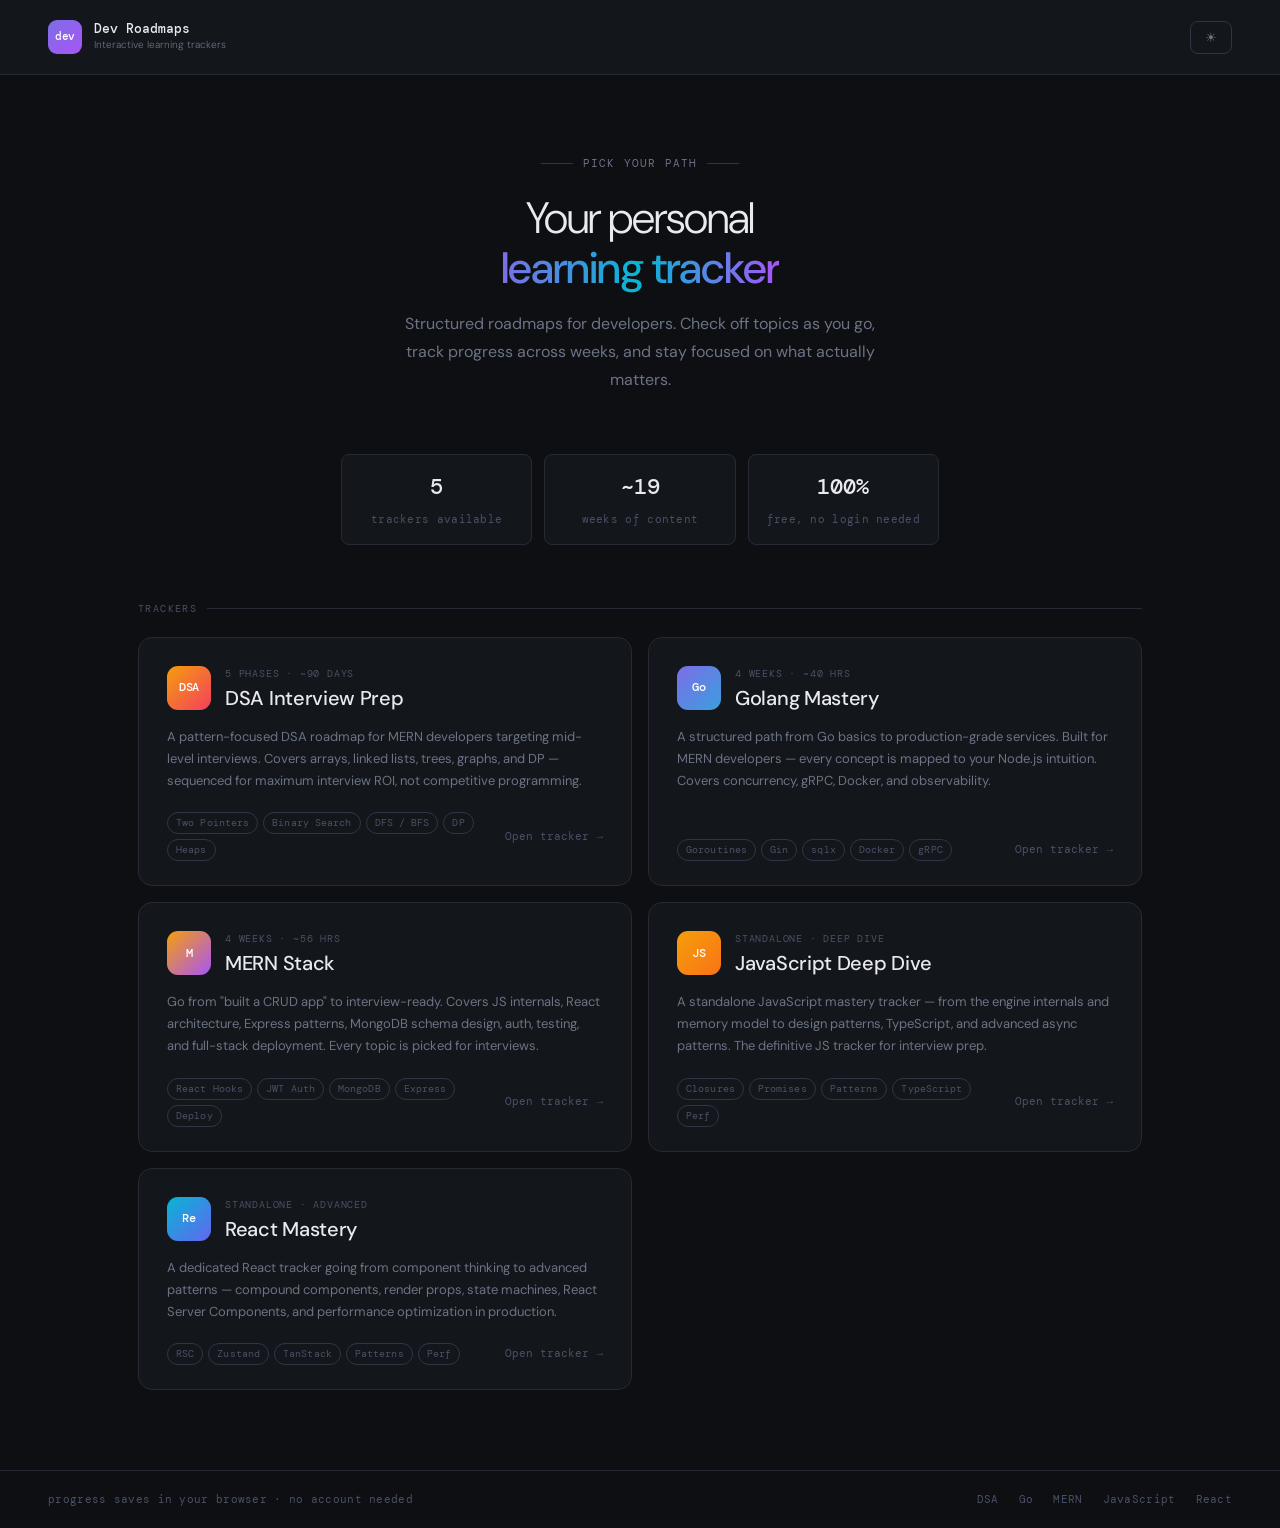
<file: index.html>
<!doctype html>
<html lang="en">
  <head>
    <meta charset="UTF-8" />
    <meta name="viewport" content="width=device-width, initial-scale=1.0" />
    <title>Dev Roadmaps — Learning Trackers</title>
    <link rel="preconnect" href="https://fonts.googleapis.com" />
    <link
      href="https://fonts.googleapis.com/css2?family=DM+Mono:ital,wght@0,300;0,400;0,500;1,300&family=DM+Sans:ital,opsz,wght@0,9..40,300;0,9..40,400;0,9..40,500;1,9..40,300&display=swap"
      rel="stylesheet"
    />
    <style>
      :root {
        --bg: #0d0f12;
        --bg2: #13161b;
        --bg3: #1a1e26;
        --border: #252a35;
        --border2: #2f3545;
        --text: #e8eaf0;
        --muted: #6b7385;
        --muted2: #4a5166;
        --radius: 14px;
        --radius-sm: 8px;
        --mono: "DM Mono", monospace;
        --sans: "DM Sans", sans-serif;

        /* tracker accent colours */
        --go-a: #7c6ee6;
        --go-b: #3b9ede;
        --js-a: #f59e0b;
        --js-b: #f97316;
        --react-a: #06b6d4;
        --react-b: #6366f1;
        --mern-a: #a855f7;
        --mern-b: #ec4899;
      }

      html.light {
        --bg: #f0f2f8;
        --bg2: #ffffff;
        --bg3: #e6e9f2;
        --border: #dde1ec;
        --border2: #c8cedf;
        --text: #1a1d27;
        --muted: #5a6275;
        --muted2: #9099b0;
      }

      *,
      *::before,
      *::after {
        box-sizing: border-box;
        margin: 0;
        padding: 0;
      }
      html {
        scroll-behavior: smooth;
      }

      body {
        background: var(--bg);
        color: var(--text);
        font-family: var(--sans);
        font-size: 15px;
        line-height: 1.6;
        min-height: 100vh;
        display: flex;
        flex-direction: column;
      }

      /* ── TOP BAR ── */
      .topbar {
        padding: 20px 48px;
        display: flex;
        align-items: center;
        justify-content: space-between;
        border-bottom: 1px solid var(--border);
        background: var(--bg2);
        position: sticky;
        top: 0;
        z-index: 50;
      }

      .topbar-logo {
        display: flex;
        align-items: center;
        gap: 12px;
      }

      .topbar-icon {
        width: 34px;
        height: 34px;
        background: linear-gradient(135deg, #7c6ee6, #a855f7);
        border-radius: 9px;
        display: flex;
        align-items: center;
        justify-content: center;
        font-family: var(--mono);
        font-size: 11px;
        font-weight: 500;
        color: #fff;
        letter-spacing: -0.3px;
        flex-shrink: 0;
      }

      .topbar-name {
        font-family: var(--mono);
        font-size: 13px;
        font-weight: 500;
        color: var(--text);
        line-height: 1.3;
      }

      .topbar-sub {
        font-size: 10px;
        color: var(--muted);
        font-weight: 300;
      }

      .topbar-right {
        display: flex;
        align-items: center;
        gap: 10px;
      }

      .theme-btn {
        padding: 7px 14px;
        background: transparent;
        border: 1px solid var(--border2);
        border-radius: var(--radius-sm);
        color: var(--muted);
        font-size: 13px;
        cursor: pointer;
        transition: all 0.15s;
        display: flex;
        align-items: center;
        gap: 6px;
        font-family: var(--mono);
      }

      .theme-btn:hover {
        border-color: var(--muted);
        color: var(--text);
      }

      /* ── HERO ── */
      .hero {
        padding: 80px 48px 60px;
        text-align: center;
        max-width: 680px;
        margin: 0 auto;
        width: 100%;
      }

      .hero-tag {
        font-family: var(--mono);
        font-size: 11px;
        color: var(--muted);
        letter-spacing: 1.2px;
        text-transform: uppercase;
        margin-bottom: 20px;
        display: flex;
        align-items: center;
        justify-content: center;
        gap: 10px;
      }

      .hero-tag::before,
      .hero-tag::after {
        content: "";
        height: 1px;
        width: 32px;
        background: var(--border2);
      }

      .hero-title {
        font-size: 44px;
        font-weight: 300;
        color: var(--text);
        line-height: 1.15;
        letter-spacing: -1px;
        margin-bottom: 16px;
      }

      .hero-title strong {
        font-weight: 500;
      }

      .hero-title .gradient {
        background: linear-gradient(90deg, #7c6ee6, #06b6d4, #a855f7);
        -webkit-background-clip: text;
        -webkit-text-fill-color: transparent;
        background-clip: text;
        font-weight: 500;
      }

      .hero-desc {
        font-size: 16px;
        color: var(--muted);
        line-height: 1.75;
        max-width: 500px;
        margin: 0 auto;
      }

      /* ── GRID ── */
      .grid-section {
        flex: 1;
        padding: 0 48px 80px;
        max-width: 1100px;
        margin: 0 auto;
        width: 100%;
      }

      .grid-label {
        font-family: var(--mono);
        font-size: 10px;
        letter-spacing: 1.4px;
        color: var(--muted2);
        text-transform: uppercase;
        margin-bottom: 20px;
        display: flex;
        align-items: center;
        gap: 10px;
      }

      .grid-label::after {
        content: "";
        flex: 1;
        height: 1px;
        background: var(--border);
      }

      .cards-grid {
        display: grid;
        grid-template-columns: repeat(2, minmax(0, 1fr));
        gap: 16px;
      }

      /* ── TRACKER CARD ── */
      .tracker-card {
        background: var(--bg2);
        border: 1px solid var(--border);
        border-radius: var(--radius);
        padding: 28px 28px 24px;
        text-decoration: none;
        display: flex;
        flex-direction: column;
        gap: 0;
        position: relative;
        overflow: hidden;
        transition:
          border-color 0.2s,
          transform 0.2s;
        cursor: pointer;
      }

      .tracker-card:hover {
        border-color: var(--border2);
        transform: translateY(-2px);
      }

      /* gradient top accent line */
      .tracker-card::before {
        content: "";
        position: absolute;
        top: 0;
        left: 0;
        right: 0;
        height: 2px;
        background: var(--card-gradient);
        opacity: 0;
        transition: opacity 0.2s;
      }

      .tracker-card:hover::before {
        opacity: 1;
      }

      /* subtle glow blob */
      .tracker-card::after {
        content: "";
        position: absolute;
        top: -60px;
        right: -60px;
        width: 200px;
        height: 200px;
        border-radius: 50%;
        background: var(--card-glow);
        opacity: 0;
        transition: opacity 0.3s;
        pointer-events: none;
      }

      .tracker-card:hover::after {
        opacity: 1;
      }

      .card-header {
        display: flex;
        align-items: flex-start;
        gap: 14px;
        margin-bottom: 16px;
      }

      .card-icon {
        width: 44px;
        height: 44px;
        border-radius: 11px;
        display: flex;
        align-items: center;
        justify-content: center;
        font-family: var(--mono);
        font-size: 12px;
        font-weight: 500;
        color: #fff;
        flex-shrink: 0;
        background: var(--card-gradient);
        letter-spacing: -0.3px;
      }

      .card-meta {
        flex: 1;
      }

      .card-tag {
        font-family: var(--mono);
        font-size: 10px;
        letter-spacing: 0.8px;
        text-transform: uppercase;
        color: var(--muted2);
        margin-bottom: 4px;
      }

      .card-title {
        font-size: 20px;
        font-weight: 500;
        color: var(--text);
        line-height: 1.2;
        letter-spacing: -0.3px;
      }

      .card-desc {
        font-size: 13px;
        color: var(--muted);
        line-height: 1.7;
        margin-bottom: 20px;
        flex: 1;
      }

      .card-footer {
        display: flex;
        align-items: center;
        justify-content: space-between;
      }

      .card-pills {
        display: flex;
        flex-wrap: wrap;
        gap: 5px;
      }

      .card-pill {
        font-family: var(--mono);
        font-size: 10px;
        padding: 2px 8px;
        border-radius: 20px;
        border: 1px solid var(--border2);
        color: var(--muted2);
        letter-spacing: 0.1px;
      }

      .card-cta {
        font-family: var(--mono);
        font-size: 11px;
        color: var(--muted2);
        display: flex;
        align-items: center;
        gap: 5px;
        transition:
          color 0.15s,
          gap 0.15s;
        flex-shrink: 0;
      }

      .tracker-card:hover .card-cta {
        color: var(--text);
        gap: 8px;
      }

      /* ── STATS STRIP ── */
      .stats-strip {
        display: grid;
        grid-template-columns: repeat(3, minmax(0, 1fr));
        gap: 12px;
        margin: 0 48px 56px;
        max-width: 1100px;
        /* center without auto margins causing issues */
      }

      .stat-strip-item {
        background: var(--bg2);
        border: 1px solid var(--border);
        border-radius: var(--radius-sm);
        padding: 14px 18px;
        text-align: center;
      }

      .stat-strip-val {
        font-family: var(--mono);
        font-size: 22px;
        font-weight: 500;
        color: var(--text);
        margin-bottom: 2px;
        display: block;
      }

      .stat-strip-label {
        font-size: 11px;
        color: var(--muted2);
        font-family: var(--mono);
        letter-spacing: 0.3px;
      }

      /* ── FOOTER ── */
      .footer {
        padding: 20px 48px;
        border-top: 1px solid var(--border);
        display: flex;
        align-items: center;
        justify-content: space-between;
      }

      .footer-text {
        font-size: 11px;
        font-family: var(--mono);
        color: var(--muted2);
        letter-spacing: 0.3px;
      }

      .footer-links {
        display: flex;
        gap: 20px;
      }

      .footer-link {
        font-size: 11px;
        font-family: var(--mono);
        color: var(--muted2);
        text-decoration: none;
        transition: color 0.15s;
        letter-spacing: 0.3px;
      }

      .footer-link:hover {
        color: var(--text);
      }

      /* ── SCROLLBAR ── */
      ::-webkit-scrollbar {
        width: 4px;
      }
      ::-webkit-scrollbar-track {
        background: transparent;
      }
      ::-webkit-scrollbar-thumb {
        background: var(--border2);
        border-radius: 2px;
      }

      /* ── RESPONSIVE ── */
      @media (max-width: 900px) {
        .topbar {
          padding: 16px 24px;
        }
        .hero {
          padding: 56px 24px 44px;
        }
        .hero-title {
          font-size: 34px;
        }
        .grid-section {
          padding: 0 24px 60px;
        }
        .stats-strip {
          margin: 0 24px 40px;
        }
        .footer {
          padding: 16px 24px;
        }
      }

      @media (max-width: 640px) {
        .cards-grid {
          grid-template-columns: 1fr;
        }
        .stats-strip {
          grid-template-columns: 1fr;
          margin: 0 16px 32px;
        }
        .topbar {
          padding: 14px 16px;
        }
        .hero {
          padding: 40px 16px 32px;
        }
        .hero-title {
          font-size: 28px;
          letter-spacing: -0.5px;
        }
        .hero-desc {
          font-size: 14px;
        }
        .grid-section {
          padding: 0 16px 48px;
        }
        .footer {
          flex-direction: column;
          gap: 8px;
          text-align: center;
          padding: 16px;
        }
        .footer-links {
          justify-content: center;
        }
      }
    </style>
  </head>
  <body>
    <!-- ── TOP BAR ── -->
    <header class="topbar">
      <div class="topbar-logo">
        <div class="topbar-icon">dev</div>
        <div>
          <div class="topbar-name">Dev Roadmaps</div>
          <div class="topbar-sub">Interactive learning trackers</div>
        </div>
      </div>
      <div class="topbar-right">
        <button class="theme-btn" onclick="toggleTheme()">
          <span id="theme-icon">☀</span>
        </button>
      </div>
    </header>

    <!-- ── HERO ── -->
    <section class="hero">
      <div class="hero-tag">pick your path</div>
      <h1 class="hero-title">
        Your personal<br /><span class="gradient">learning tracker</span>
      </h1>
      <p class="hero-desc">
        Structured roadmaps for developers. Check off topics as you go, track
        progress across weeks, and stay focused on what actually matters.
      </p>
    </section>

    <!-- ── STATS STRIP ── -->
    <div class="stats-strip" style="margin-left: auto; margin-right: auto">
      <div class="stat-strip-item">
        <span class="stat-strip-val">5</span>
        <span class="stat-strip-label">trackers available</span>
      </div>
      <div class="stat-strip-item">
        <span class="stat-strip-val">~19</span>
        <span class="stat-strip-label">weeks of content</span>
      </div>
      <div class="stat-strip-item">
        <span class="stat-strip-val">100%</span>
        <span class="stat-strip-label">free, no login needed</span>
      </div>
    </div>

    <!-- ── CARDS GRID ── -->
    <section class="grid-section">
      <div class="grid-label">trackers</div>
      <div class="cards-grid">
        <!-- DSA -->
        <a
          class="tracker-card"
          href="dsa.html"
          style="
            --card-gradient: linear-gradient(135deg, #f59e0b, #f43f5e);
            --card-glow: radial-gradient(circle, #f43f5e20, transparent 70%);
          "
        >
          <div class="card-header">
            <div class="card-icon">DSA</div>
            <div class="card-meta">
              <div class="card-tag">5 phases · ~90 days</div>
              <div class="card-title">DSA Interview Prep</div>
            </div>
          </div>
          <p class="card-desc">
            A pattern-focused DSA roadmap for MERN developers targeting
            mid-level interviews. Covers arrays, linked lists, trees, graphs,
            and DP — sequenced for maximum interview ROI, not competitive
            programming.
          </p>
          <div class="card-footer">
            <div class="card-pills">
              <span class="card-pill">Two Pointers</span>
              <span class="card-pill">Binary Search</span>
              <span class="card-pill">DFS / BFS</span>
              <span class="card-pill">DP</span>
              <span class="card-pill">Heaps</span>
            </div>
            <span class="card-cta">Open tracker →</span>
          </div>
        </a>

        <!-- GO -->
        <a
          class="tracker-card"
          href="go.html"
          style="
            --card-gradient: linear-gradient(135deg, #7c6ee6, #3b9ede);
            --card-glow: radial-gradient(circle, #7c6ee620, transparent 70%);
          "
        >
          <div class="card-header">
            <div class="card-icon">Go</div>
            <div class="card-meta">
              <div class="card-tag">4 weeks · ~40 hrs</div>
              <div class="card-title">Golang Mastery</div>
            </div>
          </div>
          <p class="card-desc">
            A structured path from Go basics to production-grade services. Built
            for MERN developers — every concept is mapped to your Node.js
            intuition. Covers concurrency, gRPC, Docker, and observability.
          </p>
          <div class="card-footer">
            <div class="card-pills">
              <span class="card-pill">Goroutines</span>
              <span class="card-pill">Gin</span>
              <span class="card-pill">sqlx</span>
              <span class="card-pill">Docker</span>
              <span class="card-pill">gRPC</span>
            </div>
            <span class="card-cta">Open tracker →</span>
          </div>
        </a>

        <!-- MERN -->
        <a
          class="tracker-card"
          href="mern.html"
          style="
            --card-gradient: linear-gradient(135deg, #f59e0b, #a855f7);
            --card-glow: radial-gradient(circle, #a855f720, transparent 70%);
          "
        >
          <div class="card-header">
            <div class="card-icon">M</div>
            <div class="card-meta">
              <div class="card-tag">4 weeks · ~56 hrs</div>
              <div class="card-title">MERN Stack</div>
            </div>
          </div>
          <p class="card-desc">
            Go from "built a CRUD app" to interview-ready. Covers JS internals,
            React architecture, Express patterns, MongoDB schema design, auth,
            testing, and full-stack deployment. Every topic is picked for
            interviews.
          </p>
          <div class="card-footer">
            <div class="card-pills">
              <span class="card-pill">React Hooks</span>
              <span class="card-pill">JWT Auth</span>
              <span class="card-pill">MongoDB</span>
              <span class="card-pill">Express</span>
              <span class="card-pill">Deploy</span>
            </div>
            <span class="card-cta">Open tracker →</span>
          </div>
        </a>

        <!-- JAVASCRIPT -->
        <a
          class="tracker-card"
          href="javascript.html"
          style="
            --card-gradient: linear-gradient(135deg, #f59e0b, #f97316);
            --card-glow: radial-gradient(circle, #f59e0b20, transparent 70%);
          "
        >
          <div class="card-header">
            <div class="card-icon">JS</div>
            <div class="card-meta">
              <div class="card-tag">standalone · deep dive</div>
              <div class="card-title">JavaScript Deep Dive</div>
            </div>
          </div>
          <p class="card-desc">
            A standalone JavaScript mastery tracker — from the engine internals
            and memory model to design patterns, TypeScript, and advanced async
            patterns. The definitive JS tracker for interview prep.
          </p>
          <div class="card-footer">
            <div class="card-pills">
              <span class="card-pill">Closures</span>
              <span class="card-pill">Promises</span>
              <span class="card-pill">Patterns</span>
              <span class="card-pill">TypeScript</span>
              <span class="card-pill">Perf</span>
            </div>
            <span class="card-cta">Open tracker →</span>
          </div>
        </a>

        <!-- REACT -->
        <a
          class="tracker-card"
          href="react.html"
          style="
            --card-gradient: linear-gradient(135deg, #06b6d4, #6366f1);
            --card-glow: radial-gradient(circle, #06b6d420, transparent 70%);
          "
        >
          <div class="card-header">
            <div class="card-icon">Re</div>
            <div class="card-meta">
              <div class="card-tag">standalone · advanced</div>
              <div class="card-title">React Mastery</div>
            </div>
          </div>
          <p class="card-desc">
            A dedicated React tracker going from component thinking to advanced
            patterns — compound components, render props, state machines, React
            Server Components, and performance optimization in production.
          </p>
          <div class="card-footer">
            <div class="card-pills">
              <span class="card-pill">RSC</span>
              <span class="card-pill">Zustand</span>
              <span class="card-pill">TanStack</span>
              <span class="card-pill">Patterns</span>
              <span class="card-pill">Perf</span>
            </div>
            <span class="card-cta">Open tracker →</span>
          </div>
        </a>
      </div>
    </section>

    <!-- ── FOOTER ── -->
    <footer class="footer">
      <span class="footer-text"
        >progress saves in your browser · no account needed</span
      >
      <div class="footer-links">
        <a class="footer-link" href="dsa.html">DSA</a>
        <a class="footer-link" href="go.html">Go</a>
        <a class="footer-link" href="mern.html">MERN</a>
        <a class="footer-link" href="javascript.html">JavaScript</a>
        <a class="footer-link" href="react.html">React</a>
      </div>
    </footer>

    <script>
      function toggleTheme() {
        const isLight = document.documentElement.classList.toggle("light");
        localStorage.setItem("devroads-theme", isLight ? "light" : "dark");
        document.getElementById("theme-icon").textContent = isLight ? "☾" : "☀";
      }

      (function initTheme() {
        const saved = localStorage.getItem("devroads-theme");
        const goTheme = localStorage.getItem("go-tracker-theme");
        const mernTheme = localStorage.getItem("mern-tracker-theme");
        const dsaTheme = localStorage.getItem("dsa-tracker-theme");
        const theme = saved || goTheme || mernTheme || dsaTheme;
        if (theme === "light") {
          document.documentElement.classList.add("light");
          const icon = document.getElementById("theme-icon");
          if (icon) icon.textContent = "☾";
        }
      })();
    </script>
  </body>
</html>
</file>
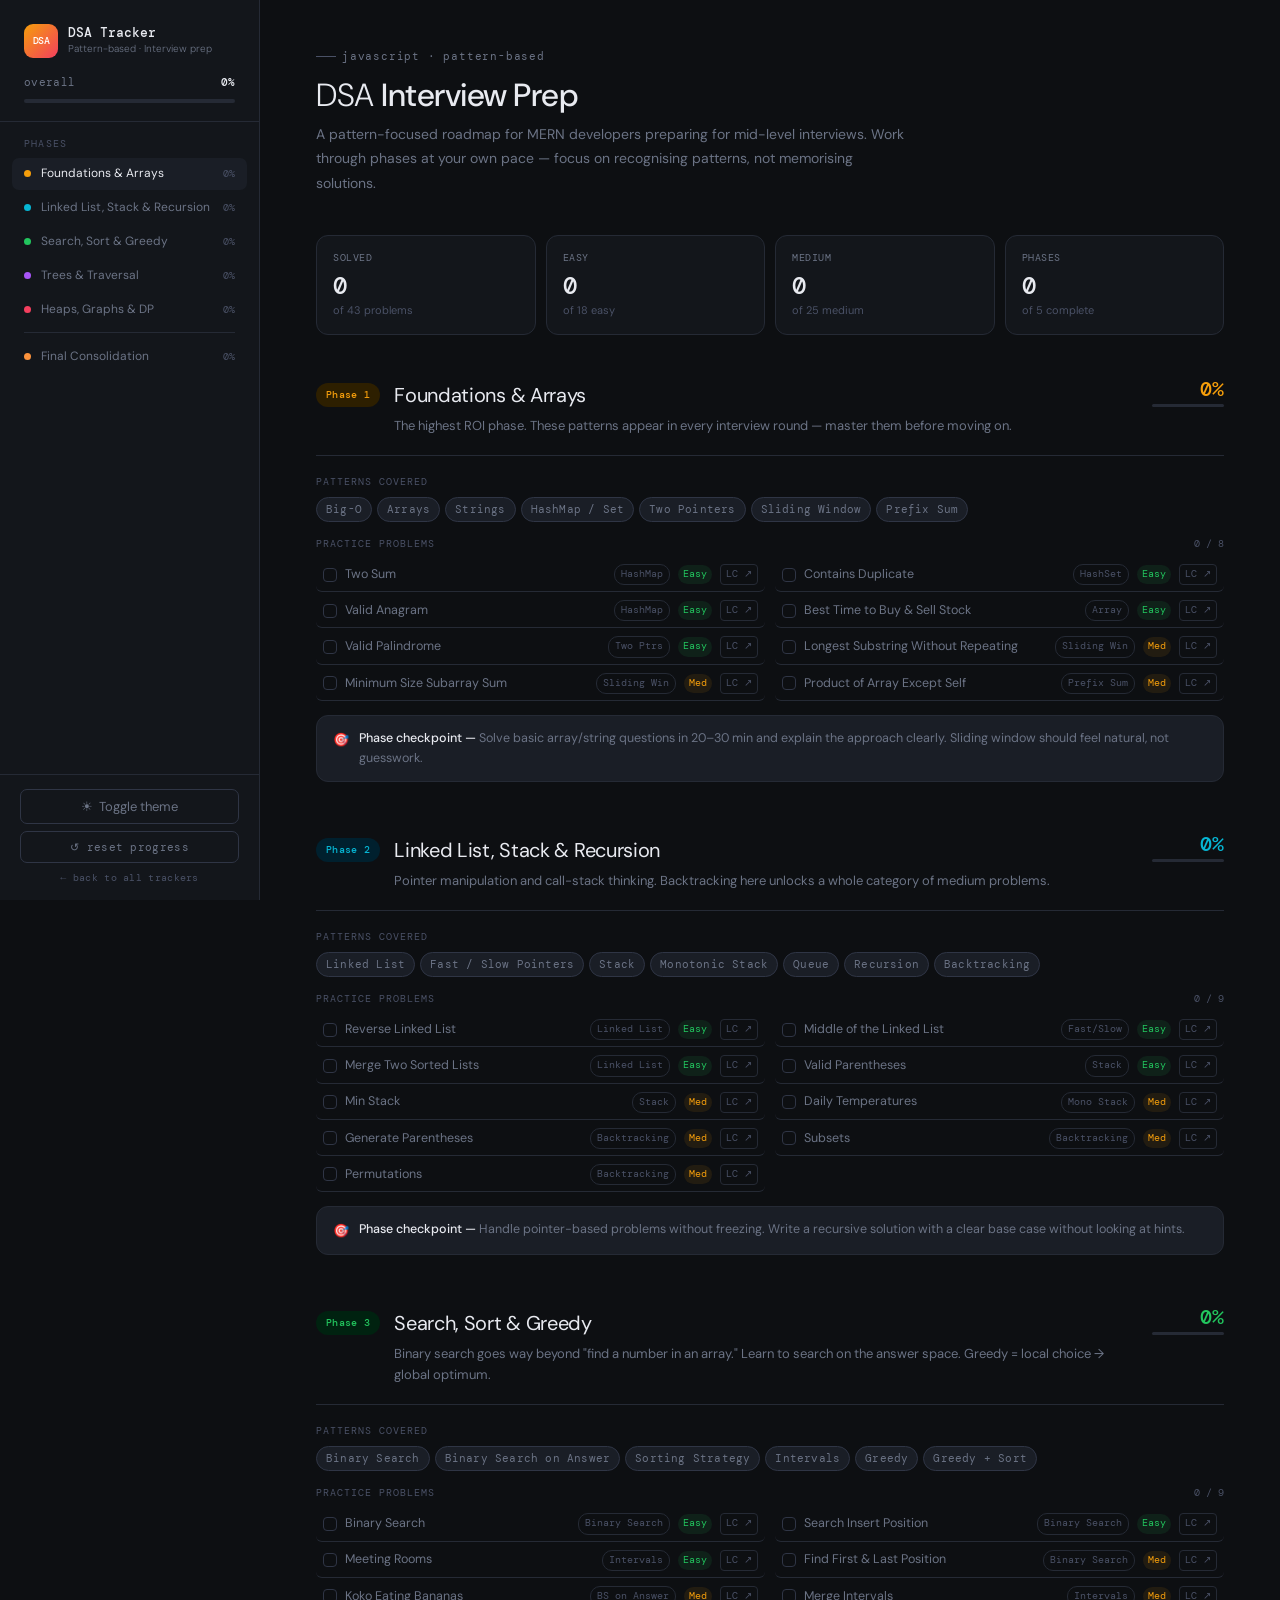
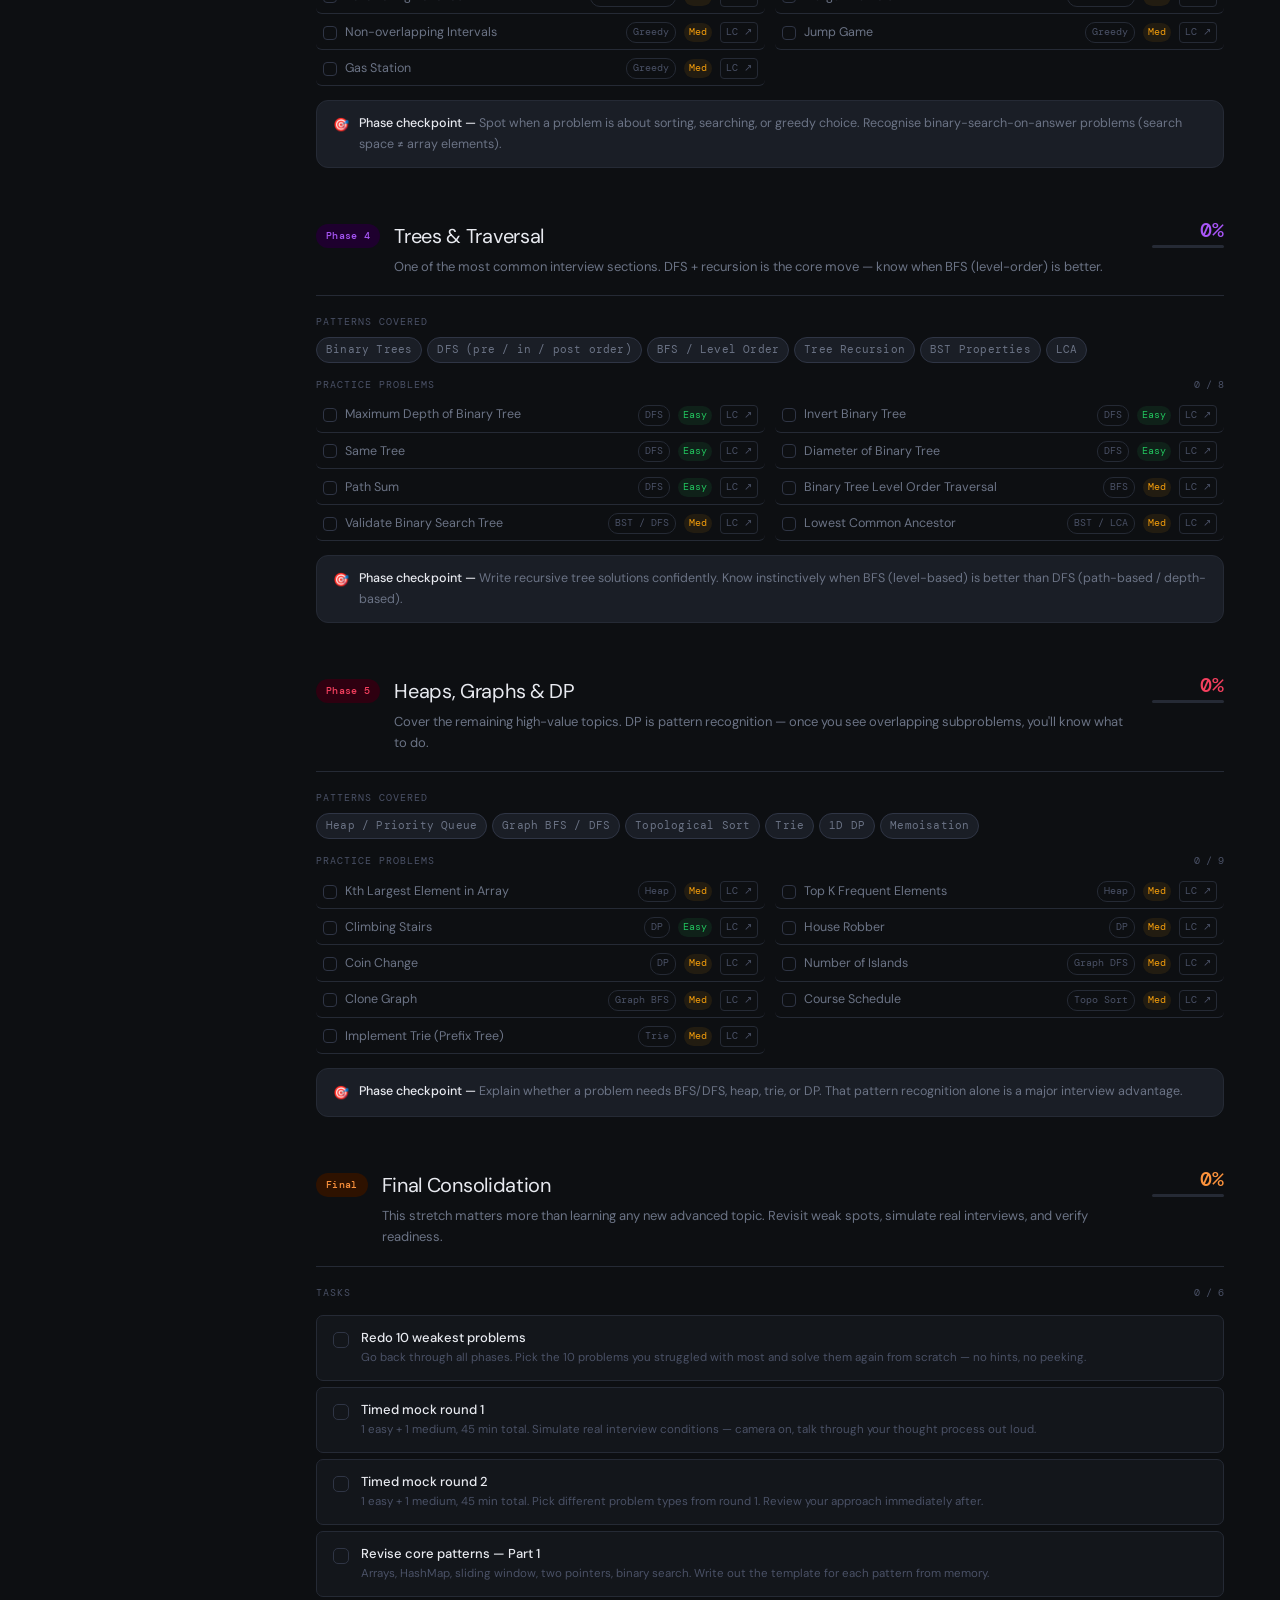
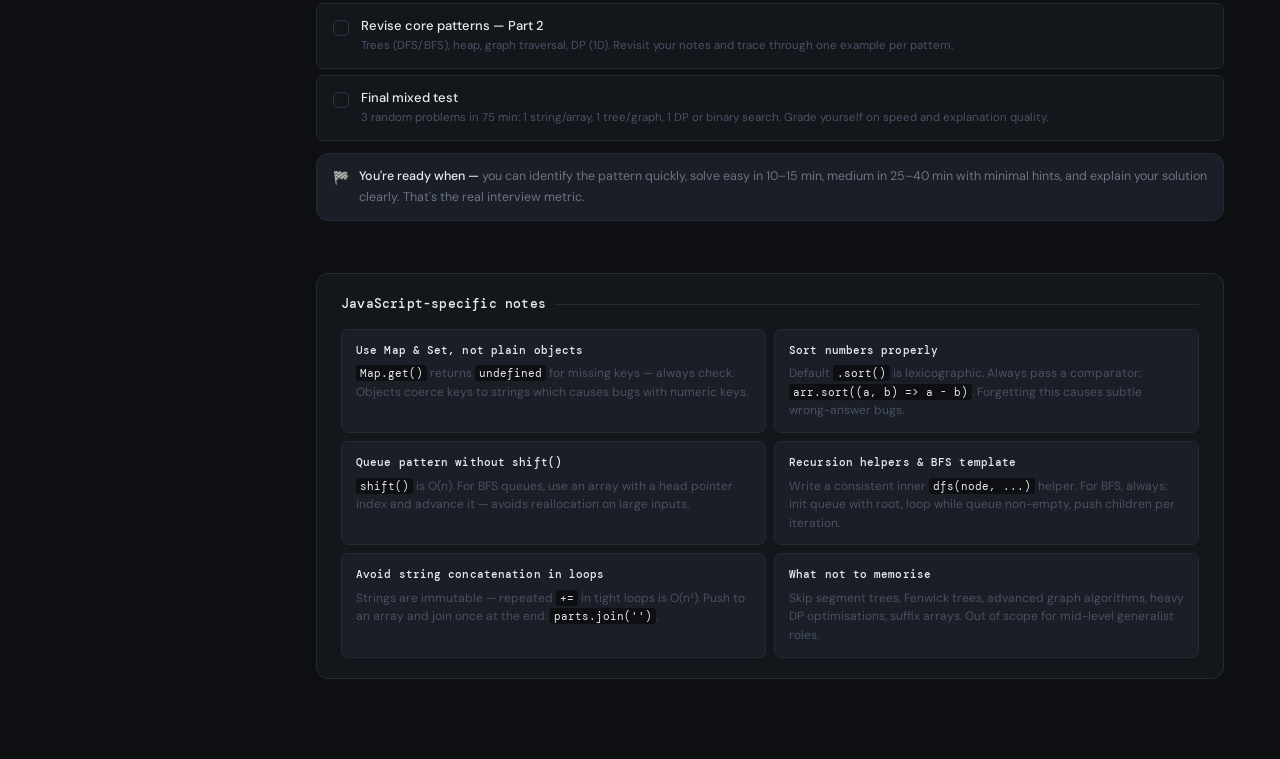
<file: dsa.html>
<!doctype html>
<html lang="en">
  <head>
    <meta charset="UTF-8" />
    <meta name="viewport" content="width=device-width, initial-scale=1.0" />
    <title>DSA Tracker — Interview Prep</title>
    <link rel="preconnect" href="https://fonts.googleapis.com" />
    <link
      href="https://fonts.googleapis.com/css2?family=DM+Mono:ital,wght@0,300;0,400;0,500;1,300&family=DM+Sans:ital,opsz,wght@0,9..40,300;0,9..40,400;0,9..40,500;1,9..40,300&display=swap"
      rel="stylesheet"
    />
    <link rel="stylesheet" href="dsa.css" />
  </head>
  <body>
    <div class="layout">
      <!-- ═══ SIDEBAR ═══ -->
      <aside class="sidebar">
        <div class="sidebar-top">
          <a href="/index.html" class="logo">
            <div class="logo-icon">DSA</div>
            <div>
              <div class="logo-text">DSA Tracker</div>
              <div class="logo-sub">Pattern-based · Interview prep</div>
            </div>
          </a>
          <div class="progress-row">
            <span class="progress-label">overall</span>
            <span class="progress-pct" id="overall-pct">0%</span>
          </div>
          <div class="progress-track">
            <div
              class="progress-fill"
              id="overall-fill"
              style="width: 0%"
            ></div>
          </div>
        </div>

        <nav class="sidebar-nav">
          <div class="nav-label">Phases</div>

          <a class="nav-item active" href="#phase1">
            <div class="nav-dot" style="background: var(--p1)"></div>
            <div class="nav-phase-title">Foundations &amp; Arrays</div>
            <span class="nav-mini-progress" id="nav-pct-1">0%</span>
          </a>
          <a class="nav-item" href="#phase2">
            <div class="nav-dot" style="background: var(--p2)"></div>
            <div class="nav-phase-title">
              Linked List, Stack &amp; Recursion
            </div>
            <span class="nav-mini-progress" id="nav-pct-2">0%</span>
          </a>
          <a class="nav-item" href="#phase3">
            <div class="nav-dot" style="background: var(--p3)"></div>
            <div class="nav-phase-title">Search, Sort &amp; Greedy</div>
            <span class="nav-mini-progress" id="nav-pct-3">0%</span>
          </a>
          <a class="nav-item" href="#phase4">
            <div class="nav-dot" style="background: var(--p4)"></div>
            <div class="nav-phase-title">Trees &amp; Traversal</div>
            <span class="nav-mini-progress" id="nav-pct-4">0%</span>
          </a>
          <a class="nav-item" href="#phase5">
            <div class="nav-dot" style="background: var(--p5)"></div>
            <div class="nav-phase-title">Heaps, Graphs &amp; DP</div>
            <span class="nav-mini-progress" id="nav-pct-5">0%</span>
          </a>

          <div class="nav-divider"></div>

          <a class="nav-item" href="#phase6">
            <div class="nav-dot" style="background: var(--p6)"></div>
            <div class="nav-phase-title">Final Consolidation</div>
            <span class="nav-mini-progress" id="nav-pct-6">0%</span>
          </a>
        </nav>

        <div class="sidebar-footer">
          <button class="theme-btn" onclick="toggleTheme()">
            <span id="theme-icon">☀</span> Toggle theme
          </button>
          <button class="reset-btn" onclick="resetAll()">
            ↺ reset progress
          </button>
          <a class="home-link" href="index.html">← back to all trackers</a>
        </div>
      </aside>

      <!-- ═══ MAIN ═══ -->
      <main class="main">
        <div class="main-inner">
          <!-- celebrate bar -->
          <div class="celebrate-bar" id="celebrate-bar">
            <span>🎉</span>
            <span id="celebrate-msg"></span>
          </div>

          <!-- page header -->
          <div class="page-header">
            <div class="page-tag">javascript · pattern-based</div>
            <h1 class="page-title">DSA <strong>Interview Prep</strong></h1>
            <p class="page-desc">
              A pattern-focused roadmap for MERN developers preparing for
              mid-level interviews. Work through phases at your own pace — focus
              on recognising patterns, not memorising solutions.
            </p>
          </div>

          <!-- stats row -->
          <div class="stats-row">
            <div class="stat-card">
              <div class="stat-label">Solved</div>
              <div class="stat-value" id="stat-solved">0</div>
              <div class="stat-sub" id="stat-solved-sub">of 43 problems</div>
            </div>
            <div class="stat-card">
              <div class="stat-label">Easy</div>
              <div class="stat-value" id="stat-easy">0</div>
              <div class="stat-sub" id="stat-easy-sub">of 18 easy</div>
            </div>
            <div class="stat-card">
              <div class="stat-label">Medium</div>
              <div class="stat-value" id="stat-medium">0</div>
              <div class="stat-sub" id="stat-medium-sub">of 25 medium</div>
            </div>
            <div class="stat-card">
              <div class="stat-label">Phases</div>
              <div class="stat-value" id="stat-phases">0</div>
              <div class="stat-sub">of 5 complete</div>
            </div>
          </div>

          <!-- ══════════════════════════════════════════ -->
          <!-- PHASE 1 — Foundations & Arrays             -->
          <!-- ══════════════════════════════════════════ -->
          <section id="phase1" class="phase-section">
            <div class="phase-header">
              <div
                class="phase-badge"
                style="background: var(--p1-dim); color: var(--p1)"
              >
                Phase 1
              </div>
              <div class="phase-header-text">
                <div class="phase-title">Foundations &amp; Arrays</div>
                <div class="phase-desc">
                  The highest ROI phase. These patterns appear in every
                  interview round — master them before moving on.
                </div>
              </div>
              <div class="phase-progress-wrap">
                <span class="phase-pct" id="ppct-1" style="color: var(--p1)"
                  >0%</span
                >
                <div class="phase-track">
                  <div
                    class="phase-fill"
                    id="pfill-1"
                    style="background: var(--p1); width: 0%"
                  ></div>
                </div>
              </div>
            </div>

            <div class="patterns-block">
              <div class="block-label">Patterns covered</div>
              <div class="patterns-chips">
                <span class="pattern-chip">Big-O</span>
                <span class="pattern-chip">Arrays</span>
                <span class="pattern-chip">Strings</span>
                <span class="pattern-chip">HashMap / Set</span>
                <span class="pattern-chip">Two Pointers</span>
                <span class="pattern-chip">Sliding Window</span>
                <span class="pattern-chip">Prefix Sum</span>
              </div>
            </div>

            <div class="problems-block">
              <div class="problems-header">
                <div class="block-label">Practice problems</div>
                <span class="problems-count" id="pcount-1">0 / 8</span>
              </div>
              <div class="problems-grid">
                <div
                  class="problem-item"
                  data-id="p1-1"
                  data-diff="easy"
                  onclick="toggle(this)"
                >
                  <div class="problem-cb"></div>
                  <span class="problem-name">Two Sum</span>
                  <span class="prob-pattern">HashMap</span>
                  <span class="diff-badge easy">Easy</span>
                  <a
                    class="lc-link"
                    href="https://leetcode.com/problems/two-sum/"
                    target="_blank"
                    onclick="event.stopPropagation()"
                    >LC ↗</a
                  >
                </div>

                <div
                  class="problem-item"
                  data-id="p1-2"
                  data-diff="easy"
                  onclick="toggle(this)"
                >
                  <div class="problem-cb"></div>
                  <span class="problem-name">Contains Duplicate</span>
                  <span class="prob-pattern">HashSet</span>
                  <span class="diff-badge easy">Easy</span>
                  <a
                    class="lc-link"
                    href="https://leetcode.com/problems/contains-duplicate/"
                    target="_blank"
                    onclick="event.stopPropagation()"
                    >LC ↗</a
                  >
                </div>

                <div
                  class="problem-item"
                  data-id="p1-3"
                  data-diff="easy"
                  onclick="toggle(this)"
                >
                  <div class="problem-cb"></div>
                  <span class="problem-name">Valid Anagram</span>
                  <span class="prob-pattern">HashMap</span>
                  <span class="diff-badge easy">Easy</span>
                  <a
                    class="lc-link"
                    href="https://leetcode.com/problems/valid-anagram/"
                    target="_blank"
                    onclick="event.stopPropagation()"
                    >LC ↗</a
                  >
                </div>

                <div
                  class="problem-item"
                  data-id="p1-4"
                  data-diff="easy"
                  onclick="toggle(this)"
                >
                  <div class="problem-cb"></div>
                  <span class="problem-name"
                    >Best Time to Buy &amp; Sell Stock</span
                  >
                  <span class="prob-pattern">Array</span>
                  <span class="diff-badge easy">Easy</span>
                  <a
                    class="lc-link"
                    href="https://leetcode.com/problems/best-time-to-buy-and-sell-stock/"
                    target="_blank"
                    onclick="event.stopPropagation()"
                    >LC ↗</a
                  >
                </div>

                <div
                  class="problem-item"
                  data-id="p1-5"
                  data-diff="easy"
                  onclick="toggle(this)"
                >
                  <div class="problem-cb"></div>
                  <span class="problem-name">Valid Palindrome</span>
                  <span class="prob-pattern">Two Ptrs</span>
                  <span class="diff-badge easy">Easy</span>
                  <a
                    class="lc-link"
                    href="https://leetcode.com/problems/valid-palindrome/"
                    target="_blank"
                    onclick="event.stopPropagation()"
                    >LC ↗</a
                  >
                </div>

                <div
                  class="problem-item"
                  data-id="p1-6"
                  data-diff="medium"
                  onclick="toggle(this)"
                >
                  <div class="problem-cb"></div>
                  <span class="problem-name"
                    >Longest Substring Without Repeating</span
                  >
                  <span class="prob-pattern">Sliding Win</span>
                  <span class="diff-badge medium">Med</span>
                  <a
                    class="lc-link"
                    href="https://leetcode.com/problems/longest-substring-without-repeating-characters/"
                    target="_blank"
                    onclick="event.stopPropagation()"
                    >LC ↗</a
                  >
                </div>

                <div
                  class="problem-item"
                  data-id="p1-7"
                  data-diff="medium"
                  onclick="toggle(this)"
                >
                  <div class="problem-cb"></div>
                  <span class="problem-name">Minimum Size Subarray Sum</span>
                  <span class="prob-pattern">Sliding Win</span>
                  <span class="diff-badge medium">Med</span>
                  <a
                    class="lc-link"
                    href="https://leetcode.com/problems/minimum-size-subarray-sum/"
                    target="_blank"
                    onclick="event.stopPropagation()"
                    >LC ↗</a
                  >
                </div>

                <div
                  class="problem-item"
                  data-id="p1-8"
                  data-diff="medium"
                  onclick="toggle(this)"
                >
                  <div class="problem-cb"></div>
                  <span class="problem-name">Product of Array Except Self</span>
                  <span class="prob-pattern">Prefix Sum</span>
                  <span class="diff-badge medium">Med</span>
                  <a
                    class="lc-link"
                    href="https://leetcode.com/problems/product-of-array-except-self/"
                    target="_blank"
                    onclick="event.stopPropagation()"
                    >LC ↗</a
                  >
                </div>
              </div>
            </div>

            <div class="checkpoint-card">
              <span class="checkpoint-icon">🎯</span>
              <div class="checkpoint-text">
                <strong>Phase checkpoint —</strong> Solve basic array/string
                questions in 20–30 min and explain the approach clearly. Sliding
                window should feel natural, not guesswork.
              </div>
            </div>
          </section>

          <!-- ══════════════════════════════════════════ -->
          <!-- PHASE 2 — Linked List, Stack & Recursion   -->
          <!-- ══════════════════════════════════════════ -->
          <section id="phase2" class="phase-section">
            <div class="phase-header">
              <div
                class="phase-badge"
                style="background: var(--p2-dim); color: var(--p2)"
              >
                Phase 2
              </div>
              <div class="phase-header-text">
                <div class="phase-title">
                  Linked List, Stack &amp; Recursion
                </div>
                <div class="phase-desc">
                  Pointer manipulation and call-stack thinking. Backtracking
                  here unlocks a whole category of medium problems.
                </div>
              </div>
              <div class="phase-progress-wrap">
                <span class="phase-pct" id="ppct-2" style="color: var(--p2)"
                  >0%</span
                >
                <div class="phase-track">
                  <div
                    class="phase-fill"
                    id="pfill-2"
                    style="background: var(--p2); width: 0%"
                  ></div>
                </div>
              </div>
            </div>

            <div class="patterns-block">
              <div class="block-label">Patterns covered</div>
              <div class="patterns-chips">
                <span class="pattern-chip">Linked List</span>
                <span class="pattern-chip">Fast / Slow Pointers</span>
                <span class="pattern-chip">Stack</span>
                <span class="pattern-chip">Monotonic Stack</span>
                <span class="pattern-chip">Queue</span>
                <span class="pattern-chip">Recursion</span>
                <span class="pattern-chip">Backtracking</span>
              </div>
            </div>

            <div class="problems-block">
              <div class="problems-header">
                <div class="block-label">Practice problems</div>
                <span class="problems-count" id="pcount-2">0 / 9</span>
              </div>
              <div class="problems-grid">
                <div
                  class="problem-item"
                  data-id="p2-1"
                  data-diff="easy"
                  onclick="toggle(this)"
                >
                  <div class="problem-cb"></div>
                  <span class="problem-name">Reverse Linked List</span>
                  <span class="prob-pattern">Linked List</span>
                  <span class="diff-badge easy">Easy</span>
                  <a
                    class="lc-link"
                    href="https://leetcode.com/problems/reverse-linked-list/"
                    target="_blank"
                    onclick="event.stopPropagation()"
                    >LC ↗</a
                  >
                </div>

                <div
                  class="problem-item"
                  data-id="p2-2"
                  data-diff="easy"
                  onclick="toggle(this)"
                >
                  <div class="problem-cb"></div>
                  <span class="problem-name">Middle of the Linked List</span>
                  <span class="prob-pattern">Fast/Slow</span>
                  <span class="diff-badge easy">Easy</span>
                  <a
                    class="lc-link"
                    href="https://leetcode.com/problems/middle-of-the-linked-list/"
                    target="_blank"
                    onclick="event.stopPropagation()"
                    >LC ↗</a
                  >
                </div>

                <div
                  class="problem-item"
                  data-id="p2-3"
                  data-diff="easy"
                  onclick="toggle(this)"
                >
                  <div class="problem-cb"></div>
                  <span class="problem-name">Merge Two Sorted Lists</span>
                  <span class="prob-pattern">Linked List</span>
                  <span class="diff-badge easy">Easy</span>
                  <a
                    class="lc-link"
                    href="https://leetcode.com/problems/merge-two-sorted-lists/"
                    target="_blank"
                    onclick="event.stopPropagation()"
                    >LC ↗</a
                  >
                </div>

                <div
                  class="problem-item"
                  data-id="p2-4"
                  data-diff="easy"
                  onclick="toggle(this)"
                >
                  <div class="problem-cb"></div>
                  <span class="problem-name">Valid Parentheses</span>
                  <span class="prob-pattern">Stack</span>
                  <span class="diff-badge easy">Easy</span>
                  <a
                    class="lc-link"
                    href="https://leetcode.com/problems/valid-parentheses/"
                    target="_blank"
                    onclick="event.stopPropagation()"
                    >LC ↗</a
                  >
                </div>

                <div
                  class="problem-item"
                  data-id="p2-5"
                  data-diff="medium"
                  onclick="toggle(this)"
                >
                  <div class="problem-cb"></div>
                  <span class="problem-name">Min Stack</span>
                  <span class="prob-pattern">Stack</span>
                  <span class="diff-badge medium">Med</span>
                  <a
                    class="lc-link"
                    href="https://leetcode.com/problems/min-stack/"
                    target="_blank"
                    onclick="event.stopPropagation()"
                    >LC ↗</a
                  >
                </div>

                <div
                  class="problem-item"
                  data-id="p2-6"
                  data-diff="medium"
                  onclick="toggle(this)"
                >
                  <div class="problem-cb"></div>
                  <span class="problem-name">Daily Temperatures</span>
                  <span class="prob-pattern">Mono Stack</span>
                  <span class="diff-badge medium">Med</span>
                  <a
                    class="lc-link"
                    href="https://leetcode.com/problems/daily-temperatures/"
                    target="_blank"
                    onclick="event.stopPropagation()"
                    >LC ↗</a
                  >
                </div>

                <div
                  class="problem-item"
                  data-id="p2-7"
                  data-diff="medium"
                  onclick="toggle(this)"
                >
                  <div class="problem-cb"></div>
                  <span class="problem-name">Generate Parentheses</span>
                  <span class="prob-pattern">Backtracking</span>
                  <span class="diff-badge medium">Med</span>
                  <a
                    class="lc-link"
                    href="https://leetcode.com/problems/generate-parentheses/"
                    target="_blank"
                    onclick="event.stopPropagation()"
                    >LC ↗</a
                  >
                </div>

                <div
                  class="problem-item"
                  data-id="p2-8"
                  data-diff="medium"
                  onclick="toggle(this)"
                >
                  <div class="problem-cb"></div>
                  <span class="problem-name">Subsets</span>
                  <span class="prob-pattern">Backtracking</span>
                  <span class="diff-badge medium">Med</span>
                  <a
                    class="lc-link"
                    href="https://leetcode.com/problems/subsets/"
                    target="_blank"
                    onclick="event.stopPropagation()"
                    >LC ↗</a
                  >
                </div>

                <div
                  class="problem-item"
                  data-id="p2-9"
                  data-diff="medium"
                  onclick="toggle(this)"
                >
                  <div class="problem-cb"></div>
                  <span class="problem-name">Permutations</span>
                  <span class="prob-pattern">Backtracking</span>
                  <span class="diff-badge medium">Med</span>
                  <a
                    class="lc-link"
                    href="https://leetcode.com/problems/permutations/"
                    target="_blank"
                    onclick="event.stopPropagation()"
                    >LC ↗</a
                  >
                </div>
              </div>
            </div>

            <div class="checkpoint-card">
              <span class="checkpoint-icon">🎯</span>
              <div class="checkpoint-text">
                <strong>Phase checkpoint —</strong> Handle pointer-based
                problems without freezing. Write a recursive solution with a
                clear base case without looking at hints.
              </div>
            </div>
          </section>

          <!-- ══════════════════════════════════════════ -->
          <!-- PHASE 3 — Search, Sort & Greedy            -->
          <!-- ══════════════════════════════════════════ -->
          <section id="phase3" class="phase-section">
            <div class="phase-header">
              <div
                class="phase-badge"
                style="background: var(--p3-dim); color: var(--p3)"
              >
                Phase 3
              </div>
              <div class="phase-header-text">
                <div class="phase-title">Search, Sort &amp; Greedy</div>
                <div class="phase-desc">
                  Binary search goes way beyond "find a number in an array."
                  Learn to search on the answer space. Greedy = local choice →
                  global optimum.
                </div>
              </div>
              <div class="phase-progress-wrap">
                <span class="phase-pct" id="ppct-3" style="color: var(--p3)"
                  >0%</span
                >
                <div class="phase-track">
                  <div
                    class="phase-fill"
                    id="pfill-3"
                    style="background: var(--p3); width: 0%"
                  ></div>
                </div>
              </div>
            </div>

            <div class="patterns-block">
              <div class="block-label">Patterns covered</div>
              <div class="patterns-chips">
                <span class="pattern-chip">Binary Search</span>
                <span class="pattern-chip">Binary Search on Answer</span>
                <span class="pattern-chip">Sorting Strategy</span>
                <span class="pattern-chip">Intervals</span>
                <span class="pattern-chip">Greedy</span>
                <span class="pattern-chip">Greedy + Sort</span>
              </div>
            </div>

            <div class="problems-block">
              <div class="problems-header">
                <div class="block-label">Practice problems</div>
                <span class="problems-count" id="pcount-3">0 / 9</span>
              </div>
              <div class="problems-grid">
                <div
                  class="problem-item"
                  data-id="p3-1"
                  data-diff="easy"
                  onclick="toggle(this)"
                >
                  <div class="problem-cb"></div>
                  <span class="problem-name">Binary Search</span>
                  <span class="prob-pattern">Binary Search</span>
                  <span class="diff-badge easy">Easy</span>
                  <a
                    class="lc-link"
                    href="https://leetcode.com/problems/binary-search/"
                    target="_blank"
                    onclick="event.stopPropagation()"
                    >LC ↗</a
                  >
                </div>

                <div
                  class="problem-item"
                  data-id="p3-2"
                  data-diff="easy"
                  onclick="toggle(this)"
                >
                  <div class="problem-cb"></div>
                  <span class="problem-name">Search Insert Position</span>
                  <span class="prob-pattern">Binary Search</span>
                  <span class="diff-badge easy">Easy</span>
                  <a
                    class="lc-link"
                    href="https://leetcode.com/problems/search-insert-position/"
                    target="_blank"
                    onclick="event.stopPropagation()"
                    >LC ↗</a
                  >
                </div>

                <div
                  class="problem-item"
                  data-id="p3-3"
                  data-diff="easy"
                  onclick="toggle(this)"
                >
                  <div class="problem-cb"></div>
                  <span class="problem-name">Meeting Rooms</span>
                  <span class="prob-pattern">Intervals</span>
                  <span class="diff-badge easy">Easy</span>
                  <a
                    class="lc-link"
                    href="https://leetcode.com/problems/meeting-rooms/"
                    target="_blank"
                    onclick="event.stopPropagation()"
                    >LC ↗</a
                  >
                </div>

                <div
                  class="problem-item"
                  data-id="p3-4"
                  data-diff="medium"
                  onclick="toggle(this)"
                >
                  <div class="problem-cb"></div>
                  <span class="problem-name"
                    >Find First &amp; Last Position</span
                  >
                  <span class="prob-pattern">Binary Search</span>
                  <span class="diff-badge medium">Med</span>
                  <a
                    class="lc-link"
                    href="https://leetcode.com/problems/find-first-and-last-position-of-element-in-sorted-array/"
                    target="_blank"
                    onclick="event.stopPropagation()"
                    >LC ↗</a
                  >
                </div>

                <div
                  class="problem-item"
                  data-id="p3-5"
                  data-diff="medium"
                  onclick="toggle(this)"
                >
                  <div class="problem-cb"></div>
                  <span class="problem-name">Koko Eating Bananas</span>
                  <span class="prob-pattern">BS on Answer</span>
                  <span class="diff-badge medium">Med</span>
                  <a
                    class="lc-link"
                    href="https://leetcode.com/problems/koko-eating-bananas/"
                    target="_blank"
                    onclick="event.stopPropagation()"
                    >LC ↗</a
                  >
                </div>

                <div
                  class="problem-item"
                  data-id="p3-6"
                  data-diff="medium"
                  onclick="toggle(this)"
                >
                  <div class="problem-cb"></div>
                  <span class="problem-name">Merge Intervals</span>
                  <span class="prob-pattern">Intervals</span>
                  <span class="diff-badge medium">Med</span>
                  <a
                    class="lc-link"
                    href="https://leetcode.com/problems/merge-intervals/"
                    target="_blank"
                    onclick="event.stopPropagation()"
                    >LC ↗</a
                  >
                </div>

                <div
                  class="problem-item"
                  data-id="p3-7"
                  data-diff="medium"
                  onclick="toggle(this)"
                >
                  <div class="problem-cb"></div>
                  <span class="problem-name">Non-overlapping Intervals</span>
                  <span class="prob-pattern">Greedy</span>
                  <span class="diff-badge medium">Med</span>
                  <a
                    class="lc-link"
                    href="https://leetcode.com/problems/non-overlapping-intervals/"
                    target="_blank"
                    onclick="event.stopPropagation()"
                    >LC ↗</a
                  >
                </div>

                <div
                  class="problem-item"
                  data-id="p3-8"
                  data-diff="medium"
                  onclick="toggle(this)"
                >
                  <div class="problem-cb"></div>
                  <span class="problem-name">Jump Game</span>
                  <span class="prob-pattern">Greedy</span>
                  <span class="diff-badge medium">Med</span>
                  <a
                    class="lc-link"
                    href="https://leetcode.com/problems/jump-game/"
                    target="_blank"
                    onclick="event.stopPropagation()"
                    >LC ↗</a
                  >
                </div>

                <div
                  class="problem-item"
                  data-id="p3-9"
                  data-diff="medium"
                  onclick="toggle(this)"
                >
                  <div class="problem-cb"></div>
                  <span class="problem-name">Gas Station</span>
                  <span class="prob-pattern">Greedy</span>
                  <span class="diff-badge medium">Med</span>
                  <a
                    class="lc-link"
                    href="https://leetcode.com/problems/gas-station/"
                    target="_blank"
                    onclick="event.stopPropagation()"
                    >LC ↗</a
                  >
                </div>
              </div>
            </div>

            <div class="checkpoint-card">
              <span class="checkpoint-icon">🎯</span>
              <div class="checkpoint-text">
                <strong>Phase checkpoint —</strong> Spot when a problem is about
                sorting, searching, or greedy choice. Recognise
                binary-search-on-answer problems (search space ≠ array
                elements).
              </div>
            </div>
          </section>

          <!-- ══════════════════════════════════════════ -->
          <!-- PHASE 4 — Trees & Traversal                -->
          <!-- ══════════════════════════════════════════ -->
          <section id="phase4" class="phase-section">
            <div class="phase-header">
              <div
                class="phase-badge"
                style="background: var(--p4-dim); color: var(--p4)"
              >
                Phase 4
              </div>
              <div class="phase-header-text">
                <div class="phase-title">Trees &amp; Traversal</div>
                <div class="phase-desc">
                  One of the most common interview sections. DFS + recursion is
                  the core move — know when BFS (level-order) is better.
                </div>
              </div>
              <div class="phase-progress-wrap">
                <span class="phase-pct" id="ppct-4" style="color: var(--p4)"
                  >0%</span
                >
                <div class="phase-track">
                  <div
                    class="phase-fill"
                    id="pfill-4"
                    style="background: var(--p4); width: 0%"
                  ></div>
                </div>
              </div>
            </div>

            <div class="patterns-block">
              <div class="block-label">Patterns covered</div>
              <div class="patterns-chips">
                <span class="pattern-chip">Binary Trees</span>
                <span class="pattern-chip">DFS (pre / in / post order)</span>
                <span class="pattern-chip">BFS / Level Order</span>
                <span class="pattern-chip">Tree Recursion</span>
                <span class="pattern-chip">BST Properties</span>
                <span class="pattern-chip">LCA</span>
              </div>
            </div>

            <div class="problems-block">
              <div class="problems-header">
                <div class="block-label">Practice problems</div>
                <span class="problems-count" id="pcount-4">0 / 8</span>
              </div>
              <div class="problems-grid">
                <div
                  class="problem-item"
                  data-id="p4-1"
                  data-diff="easy"
                  onclick="toggle(this)"
                >
                  <div class="problem-cb"></div>
                  <span class="problem-name">Maximum Depth of Binary Tree</span>
                  <span class="prob-pattern">DFS</span>
                  <span class="diff-badge easy">Easy</span>
                  <a
                    class="lc-link"
                    href="https://leetcode.com/problems/maximum-depth-of-binary-tree/"
                    target="_blank"
                    onclick="event.stopPropagation()"
                    >LC ↗</a
                  >
                </div>

                <div
                  class="problem-item"
                  data-id="p4-2"
                  data-diff="easy"
                  onclick="toggle(this)"
                >
                  <div class="problem-cb"></div>
                  <span class="problem-name">Invert Binary Tree</span>
                  <span class="prob-pattern">DFS</span>
                  <span class="diff-badge easy">Easy</span>
                  <a
                    class="lc-link"
                    href="https://leetcode.com/problems/invert-binary-tree/"
                    target="_blank"
                    onclick="event.stopPropagation()"
                    >LC ↗</a
                  >
                </div>

                <div
                  class="problem-item"
                  data-id="p4-3"
                  data-diff="easy"
                  onclick="toggle(this)"
                >
                  <div class="problem-cb"></div>
                  <span class="problem-name">Same Tree</span>
                  <span class="prob-pattern">DFS</span>
                  <span class="diff-badge easy">Easy</span>
                  <a
                    class="lc-link"
                    href="https://leetcode.com/problems/same-tree/"
                    target="_blank"
                    onclick="event.stopPropagation()"
                    >LC ↗</a
                  >
                </div>

                <div
                  class="problem-item"
                  data-id="p4-4"
                  data-diff="easy"
                  onclick="toggle(this)"
                >
                  <div class="problem-cb"></div>
                  <span class="problem-name">Diameter of Binary Tree</span>
                  <span class="prob-pattern">DFS</span>
                  <span class="diff-badge easy">Easy</span>
                  <a
                    class="lc-link"
                    href="https://leetcode.com/problems/diameter-of-binary-tree/"
                    target="_blank"
                    onclick="event.stopPropagation()"
                    >LC ↗</a
                  >
                </div>

                <div
                  class="problem-item"
                  data-id="p4-5"
                  data-diff="easy"
                  onclick="toggle(this)"
                >
                  <div class="problem-cb"></div>
                  <span class="problem-name">Path Sum</span>
                  <span class="prob-pattern">DFS</span>
                  <span class="diff-badge easy">Easy</span>
                  <a
                    class="lc-link"
                    href="https://leetcode.com/problems/path-sum/"
                    target="_blank"
                    onclick="event.stopPropagation()"
                    >LC ↗</a
                  >
                </div>

                <div
                  class="problem-item"
                  data-id="p4-6"
                  data-diff="medium"
                  onclick="toggle(this)"
                >
                  <div class="problem-cb"></div>
                  <span class="problem-name"
                    >Binary Tree Level Order Traversal</span
                  >
                  <span class="prob-pattern">BFS</span>
                  <span class="diff-badge medium">Med</span>
                  <a
                    class="lc-link"
                    href="https://leetcode.com/problems/binary-tree-level-order-traversal/"
                    target="_blank"
                    onclick="event.stopPropagation()"
                    >LC ↗</a
                  >
                </div>

                <div
                  class="problem-item"
                  data-id="p4-7"
                  data-diff="medium"
                  onclick="toggle(this)"
                >
                  <div class="problem-cb"></div>
                  <span class="problem-name">Validate Binary Search Tree</span>
                  <span class="prob-pattern">BST / DFS</span>
                  <span class="diff-badge medium">Med</span>
                  <a
                    class="lc-link"
                    href="https://leetcode.com/problems/validate-binary-search-tree/"
                    target="_blank"
                    onclick="event.stopPropagation()"
                    >LC ↗</a
                  >
                </div>

                <div
                  class="problem-item"
                  data-id="p4-8"
                  data-diff="medium"
                  onclick="toggle(this)"
                >
                  <div class="problem-cb"></div>
                  <span class="problem-name">Lowest Common Ancestor</span>
                  <span class="prob-pattern">BST / LCA</span>
                  <span class="diff-badge medium">Med</span>
                  <a
                    class="lc-link"
                    href="https://leetcode.com/problems/lowest-common-ancestor-of-a-binary-search-tree/"
                    target="_blank"
                    onclick="event.stopPropagation()"
                    >LC ↗</a
                  >
                </div>
              </div>
            </div>

            <div class="checkpoint-card">
              <span class="checkpoint-icon">🎯</span>
              <div class="checkpoint-text">
                <strong>Phase checkpoint —</strong> Write recursive tree
                solutions confidently. Know instinctively when BFS (level-based)
                is better than DFS (path-based / depth-based).
              </div>
            </div>
          </section>

          <!-- ══════════════════════════════════════════ -->
          <!-- PHASE 5 — Heaps, Graphs & DP               -->
          <!-- ══════════════════════════════════════════ -->
          <section id="phase5" class="phase-section">
            <div class="phase-header">
              <div
                class="phase-badge"
                style="background: var(--p5-dim); color: var(--p5)"
              >
                Phase 5
              </div>
              <div class="phase-header-text">
                <div class="phase-title">Heaps, Graphs &amp; DP</div>
                <div class="phase-desc">
                  Cover the remaining high-value topics. DP is pattern
                  recognition — once you see overlapping subproblems, you'll
                  know what to do.
                </div>
              </div>
              <div class="phase-progress-wrap">
                <span class="phase-pct" id="ppct-5" style="color: var(--p5)"
                  >0%</span
                >
                <div class="phase-track">
                  <div
                    class="phase-fill"
                    id="pfill-5"
                    style="background: var(--p5); width: 0%"
                  ></div>
                </div>
              </div>
            </div>

            <div class="patterns-block">
              <div class="block-label">Patterns covered</div>
              <div class="patterns-chips">
                <span class="pattern-chip">Heap / Priority Queue</span>
                <span class="pattern-chip">Graph BFS / DFS</span>
                <span class="pattern-chip">Topological Sort</span>
                <span class="pattern-chip">Trie</span>
                <span class="pattern-chip">1D DP</span>
                <span class="pattern-chip">Memoisation</span>
              </div>
            </div>

            <div class="problems-block">
              <div class="problems-header">
                <div class="block-label">Practice problems</div>
                <span class="problems-count" id="pcount-5">0 / 9</span>
              </div>
              <div class="problems-grid">
                <div
                  class="problem-item"
                  data-id="p5-1"
                  data-diff="medium"
                  onclick="toggle(this)"
                >
                  <div class="problem-cb"></div>
                  <span class="problem-name">Kth Largest Element in Array</span>
                  <span class="prob-pattern">Heap</span>
                  <span class="diff-badge medium">Med</span>
                  <a
                    class="lc-link"
                    href="https://leetcode.com/problems/kth-largest-element-in-an-array/"
                    target="_blank"
                    onclick="event.stopPropagation()"
                    >LC ↗</a
                  >
                </div>

                <div
                  class="problem-item"
                  data-id="p5-2"
                  data-diff="medium"
                  onclick="toggle(this)"
                >
                  <div class="problem-cb"></div>
                  <span class="problem-name">Top K Frequent Elements</span>
                  <span class="prob-pattern">Heap</span>
                  <span class="diff-badge medium">Med</span>
                  <a
                    class="lc-link"
                    href="https://leetcode.com/problems/top-k-frequent-elements/"
                    target="_blank"
                    onclick="event.stopPropagation()"
                    >LC ↗</a
                  >
                </div>

                <div
                  class="problem-item"
                  data-id="p5-3"
                  data-diff="easy"
                  onclick="toggle(this)"
                >
                  <div class="problem-cb"></div>
                  <span class="problem-name">Climbing Stairs</span>
                  <span class="prob-pattern">DP</span>
                  <span class="diff-badge easy">Easy</span>
                  <a
                    class="lc-link"
                    href="https://leetcode.com/problems/climbing-stairs/"
                    target="_blank"
                    onclick="event.stopPropagation()"
                    >LC ↗</a
                  >
                </div>

                <div
                  class="problem-item"
                  data-id="p5-4"
                  data-diff="medium"
                  onclick="toggle(this)"
                >
                  <div class="problem-cb"></div>
                  <span class="problem-name">House Robber</span>
                  <span class="prob-pattern">DP</span>
                  <span class="diff-badge medium">Med</span>
                  <a
                    class="lc-link"
                    href="https://leetcode.com/problems/house-robber/"
                    target="_blank"
                    onclick="event.stopPropagation()"
                    >LC ↗</a
                  >
                </div>

                <div
                  class="problem-item"
                  data-id="p5-5"
                  data-diff="medium"
                  onclick="toggle(this)"
                >
                  <div class="problem-cb"></div>
                  <span class="problem-name">Coin Change</span>
                  <span class="prob-pattern">DP</span>
                  <span class="diff-badge medium">Med</span>
                  <a
                    class="lc-link"
                    href="https://leetcode.com/problems/coin-change/"
                    target="_blank"
                    onclick="event.stopPropagation()"
                    >LC ↗</a
                  >
                </div>

                <div
                  class="problem-item"
                  data-id="p5-6"
                  data-diff="medium"
                  onclick="toggle(this)"
                >
                  <div class="problem-cb"></div>
                  <span class="problem-name">Number of Islands</span>
                  <span class="prob-pattern">Graph DFS</span>
                  <span class="diff-badge medium">Med</span>
                  <a
                    class="lc-link"
                    href="https://leetcode.com/problems/number-of-islands/"
                    target="_blank"
                    onclick="event.stopPropagation()"
                    >LC ↗</a
                  >
                </div>

                <div
                  class="problem-item"
                  data-id="p5-7"
                  data-diff="medium"
                  onclick="toggle(this)"
                >
                  <div class="problem-cb"></div>
                  <span class="problem-name">Clone Graph</span>
                  <span class="prob-pattern">Graph BFS</span>
                  <span class="diff-badge medium">Med</span>
                  <a
                    class="lc-link"
                    href="https://leetcode.com/problems/clone-graph/"
                    target="_blank"
                    onclick="event.stopPropagation()"
                    >LC ↗</a
                  >
                </div>

                <div
                  class="problem-item"
                  data-id="p5-8"
                  data-diff="medium"
                  onclick="toggle(this)"
                >
                  <div class="problem-cb"></div>
                  <span class="problem-name">Course Schedule</span>
                  <span class="prob-pattern">Topo Sort</span>
                  <span class="diff-badge medium">Med</span>
                  <a
                    class="lc-link"
                    href="https://leetcode.com/problems/course-schedule/"
                    target="_blank"
                    onclick="event.stopPropagation()"
                    >LC ↗</a
                  >
                </div>

                <div
                  class="problem-item"
                  data-id="p5-9"
                  data-diff="medium"
                  onclick="toggle(this)"
                >
                  <div class="problem-cb"></div>
                  <span class="problem-name">Implement Trie (Prefix Tree)</span>
                  <span class="prob-pattern">Trie</span>
                  <span class="diff-badge medium">Med</span>
                  <a
                    class="lc-link"
                    href="https://leetcode.com/problems/implement-trie-prefix-tree/"
                    target="_blank"
                    onclick="event.stopPropagation()"
                    >LC ↗</a
                  >
                </div>
              </div>
            </div>

            <div class="checkpoint-card">
              <span class="checkpoint-icon">🎯</span>
              <div class="checkpoint-text">
                <strong>Phase checkpoint —</strong> Explain whether a problem
                needs BFS/DFS, heap, trie, or DP. That pattern recognition alone
                is a major interview advantage.
              </div>
            </div>
          </section>

          <!-- ══════════════════════════════════════════ -->
          <!-- PHASE 6 — Final Consolidation              -->
          <!-- ══════════════════════════════════════════ -->
          <section id="phase6" class="phase-section">
            <div class="phase-header">
              <div
                class="phase-badge"
                style="background: var(--p6-dim); color: var(--p6)"
              >
                Final
              </div>
              <div class="phase-header-text">
                <div class="phase-title">Final Consolidation</div>
                <div class="phase-desc">
                  This stretch matters more than learning any new advanced
                  topic. Revisit weak spots, simulate real interviews, and
                  verify readiness.
                </div>
              </div>
              <div class="phase-progress-wrap">
                <span class="phase-pct" id="ppct-6" style="color: var(--p6)"
                  >0%</span
                >
                <div class="phase-track">
                  <div
                    class="phase-fill"
                    id="pfill-6"
                    style="background: var(--p6); width: 0%"
                  ></div>
                </div>
              </div>
            </div>

            <div class="problems-block">
              <div class="problems-header">
                <div class="block-label">Tasks</div>
                <span class="problems-count" id="pcount-6">0 / 6</span>
              </div>
            </div>

            <div class="tasks-list">
              <div class="task-item" data-id="p6-1" onclick="toggle(this)">
                <div class="task-cb"></div>
                <div class="task-content">
                  <div class="task-title">Redo 10 weakest problems</div>
                  <div class="task-desc">
                    Go back through all phases. Pick the 10 problems you
                    struggled with most and solve them again from scratch — no
                    hints, no peeking.
                  </div>
                </div>
              </div>

              <div class="task-item" data-id="p6-2" onclick="toggle(this)">
                <div class="task-cb"></div>
                <div class="task-content">
                  <div class="task-title">Timed mock round 1</div>
                  <div class="task-desc">
                    1 easy + 1 medium, 45 min total. Simulate real interview
                    conditions — camera on, talk through your thought process
                    out loud.
                  </div>
                </div>
              </div>

              <div class="task-item" data-id="p6-3" onclick="toggle(this)">
                <div class="task-cb"></div>
                <div class="task-content">
                  <div class="task-title">Timed mock round 2</div>
                  <div class="task-desc">
                    1 easy + 1 medium, 45 min total. Pick different problem
                    types from round 1. Review your approach immediately after.
                  </div>
                </div>
              </div>

              <div class="task-item" data-id="p6-4" onclick="toggle(this)">
                <div class="task-cb"></div>
                <div class="task-content">
                  <div class="task-title">Revise core patterns — Part 1</div>
                  <div class="task-desc">
                    Arrays, HashMap, sliding window, two pointers, binary
                    search. Write out the template for each pattern from memory.
                  </div>
                </div>
              </div>

              <div class="task-item" data-id="p6-5" onclick="toggle(this)">
                <div class="task-cb"></div>
                <div class="task-content">
                  <div class="task-title">Revise core patterns — Part 2</div>
                  <div class="task-desc">
                    Trees (DFS/BFS), heap, graph traversal, DP (1D). Revisit
                    your notes and trace through one example per pattern.
                  </div>
                </div>
              </div>

              <div class="task-item" data-id="p6-6" onclick="toggle(this)">
                <div class="task-cb"></div>
                <div class="task-content">
                  <div class="task-title">Final mixed test</div>
                  <div class="task-desc">
                    3 random problems in 75 min: 1 string/array, 1 tree/graph, 1
                    DP or binary search. Grade yourself on speed and explanation
                    quality.
                  </div>
                </div>
              </div>
            </div>

            <div class="checkpoint-card" style="margin-top: 12px">
              <span class="checkpoint-icon">🏁</span>
              <div class="checkpoint-text">
                <strong>You're ready when —</strong> you can identify the
                pattern quickly, solve easy in 10–15 min, medium in 25–40 min
                with minimal hints, and explain your solution clearly. That's
                the real interview metric.
              </div>
            </div>
          </section>

          <!-- ══════════════════════════════════════════ -->
          <!-- JS TIPS                                     -->
          <!-- ══════════════════════════════════════════ -->
          <div class="tips-section">
            <div class="section-title">JavaScript-specific notes</div>
            <div class="tips-grid">
              <div class="tip-card">
                <div class="tip-card-title">
                  Use Map &amp; Set, not plain objects
                </div>
                <div class="tip-card-text">
                  <code>Map.get()</code> returns <code>undefined</code> for
                  missing keys — always check. Objects coerce keys to strings
                  which causes bugs with numeric keys.
                </div>
              </div>

              <div class="tip-card">
                <div class="tip-card-title">Sort numbers properly</div>
                <div class="tip-card-text">
                  Default <code>.sort()</code> is lexicographic. Always pass a
                  comparator: <code>arr.sort((a, b) =&gt; a - b)</code>.
                  Forgetting this causes subtle wrong-answer bugs.
                </div>
              </div>

              <div class="tip-card">
                <div class="tip-card-title">Queue pattern without shift()</div>
                <div class="tip-card-text">
                  <code>shift()</code> is O(n). For BFS queues, use an array
                  with a head pointer index and advance it — avoids reallocation
                  on large inputs.
                </div>
              </div>

              <div class="tip-card">
                <div class="tip-card-title">
                  Recursion helpers &amp; BFS template
                </div>
                <div class="tip-card-text">
                  Write a consistent inner <code>dfs(node, ...)</code> helper.
                  For BFS, always: init queue with root, loop while queue
                  non-empty, push children per iteration.
                </div>
              </div>

              <div class="tip-card">
                <div class="tip-card-title">
                  Avoid string concatenation in loops
                </div>
                <div class="tip-card-text">
                  Strings are immutable — repeated <code>+=</code> in tight
                  loops is O(n²). Push to an array and join once at the end:
                  <code>parts.join('')</code>.
                </div>
              </div>

              <div class="tip-card">
                <div class="tip-card-title">What not to memorise</div>
                <div class="tip-card-text">
                  Skip segment trees, Fenwick trees, advanced graph algorithms,
                  heavy DP optimisations, suffix arrays. Out of scope for
                  mid-level generalist roles.
                </div>
              </div>
            </div>
          </div>
        </div>
        <!-- /main-inner -->
      </main>
    </div>
    <!-- /layout -->

    <script>
      // ── DATA ──────────────────────────────────────────────────────────────────────

      const PHASE_IDS = {
        1: ["p1-1", "p1-2", "p1-3", "p1-4", "p1-5", "p1-6", "p1-7", "p1-8"],
        2: [
          "p2-1",
          "p2-2",
          "p2-3",
          "p2-4",
          "p2-5",
          "p2-6",
          "p2-7",
          "p2-8",
          "p2-9",
        ],
        3: [
          "p3-1",
          "p3-2",
          "p3-3",
          "p3-4",
          "p3-5",
          "p3-6",
          "p3-7",
          "p3-8",
          "p3-9",
        ],
        4: ["p4-1", "p4-2", "p4-3", "p4-4", "p4-5", "p4-6", "p4-7", "p4-8"],
        5: [
          "p5-1",
          "p5-2",
          "p5-3",
          "p5-4",
          "p5-5",
          "p5-6",
          "p5-7",
          "p5-8",
          "p5-9",
        ],
        6: ["p6-1", "p6-2", "p6-3", "p6-4", "p6-5", "p6-6"],
      };

      const PHASE_NAMES = {
        1: "Foundations & Arrays",
        2: "Linked List, Stack & Recursion",
        3: "Search, Sort & Greedy",
        4: "Trees & Traversal",
        5: "Heaps, Graphs & DP",
        6: "Final Consolidation",
      };

      // easy problem IDs (for stat tracking)
      const EASY_IDS = new Set([
        "p1-1",
        "p1-2",
        "p1-3",
        "p1-4",
        "p1-5",
        "p2-1",
        "p2-2",
        "p2-3",
        "p2-4",
        "p3-1",
        "p3-2",
        "p3-3",
        "p4-1",
        "p4-2",
        "p4-3",
        "p4-4",
        "p4-5",
        "p5-3",
      ]);

      let state = {};

      function loadState() {
        try {
          state = JSON.parse(localStorage.getItem("dsa-tracker") || "{}");
        } catch (e) {
          state = {};
        }
      }

      function saveState() {
        localStorage.setItem("dsa-tracker", JSON.stringify(state));
      }

      // ── TOGGLE ────────────────────────────────────────────────────────────────────

      function toggle(el) {
        const id = el.dataset.id;
        state[id] = !state[id];
        saveState();
        applyItem(el, state[id]);
        updateAll();
      }

      function applyItem(el, checked) {
        el.classList.toggle("checked", !!checked);
        // find cb inside the element
        const cb =
          el.querySelector(".problem-cb") || el.querySelector(".task-cb");
        if (!cb) return;
        const phase = (el.dataset.id || "")
          .replace(/[^0-9].*$/, "")
          .replace("p", "");
        const pNum = el.dataset.id ? el.dataset.id.charAt(1) : "1";
        const color = getComputedStyle(document.documentElement)
          .getPropertyValue(`--p${pNum}`)
          .trim();
        if (checked) {
          cb.style.background = color;
          cb.style.borderColor = color;
        } else {
          cb.style.background = "";
          cb.style.borderColor = "";
        }
      }

      // ── UPDATE ALL ────────────────────────────────────────────────────────────────

      function updateAll() {
        let totalProblems = 0,
          doneProblems = 0;
        let totalEasy = 0,
          doneEasy = 0;
        let totalMedium = 0,
          doneMedium = 0;
        let phasesComplete = 0;

        for (let p = 1; p <= 6; p++) {
          const ids = PHASE_IDS[p];
          const total = ids.length;
          let done = 0;

          ids.forEach((id) => {
            if (state[id]) done++;
          });

          const pct = total ? Math.round((done / total) * 100) : 0;

          const pctEl = document.getElementById(`ppct-${p}`);
          const fillEl = document.getElementById(`pfill-${p}`);
          const navEl = document.getElementById(`nav-pct-${p}`);
          const cntEl = document.getElementById(`pcount-${p}`);

          if (pctEl) pctEl.textContent = pct + "%";
          if (fillEl) fillEl.style.width = pct + "%";
          if (navEl) navEl.textContent = pct + "%";
          if (cntEl) cntEl.textContent = done + " / " + total;

          // only count phases 1-5 toward "phases complete"
          if (p <= 5) {
            totalProblems += total;
            doneProblems += done;
            if (done === total) phasesComplete++;

            ids.forEach((id) => {
              if (EASY_IDS.has(id)) {
                totalEasy++;
                if (state[id]) doneEasy++;
              } else {
                totalMedium++;
                if (state[id]) doneMedium++;
              }
            });
          }
        }

        // overall (all 49 items)
        const allIds = Object.values(PHASE_IDS).flat();
        const allDone = allIds.filter((id) => state[id]).length;
        const overallPct = allIds.length
          ? Math.round((allDone / allIds.length) * 100)
          : 0;

        document.getElementById("overall-pct").textContent = overallPct + "%";
        document.getElementById("overall-fill").style.width = overallPct + "%";

        document.getElementById("stat-solved").textContent = doneProblems;
        document.getElementById("stat-solved-sub").textContent =
          `of ${totalProblems} problems`;
        document.getElementById("stat-easy").textContent = doneEasy;
        document.getElementById("stat-easy-sub").textContent =
          `of ${totalEasy} easy`;
        document.getElementById("stat-medium").textContent = doneMedium;
        document.getElementById("stat-medium-sub").textContent =
          `of ${totalMedium} medium`;
        document.getElementById("stat-phases").textContent = phasesComplete;

        // celebrate on phase completion
        const prev = JSON.parse(
          sessionStorage.getItem("dsa-phases-complete") || "{}",
        );
        for (let p = 1; p <= 6; p++) {
          const ids = PHASE_IDS[p];
          const done = ids.filter((id) => state[id]).length;
          if (done === ids.length && !prev[p]) {
            prev[p] = true;
            sessionStorage.setItem("dsa-phases-complete", JSON.stringify(prev));
            const label =
              p === 6
                ? "Final Consolidation done — you're interview-ready! 🏁"
                : `Phase ${p} complete — ${PHASE_NAMES[p]}! 🎉`;
            showCelebrate(label);
          }
        }
      }

      function showCelebrate(msg) {
        const bar = document.getElementById("celebrate-bar");
        document.getElementById("celebrate-msg").textContent = msg;
        bar.classList.add("show");
        setTimeout(() => bar.classList.remove("show"), 4500);
      }

      // ── RESTORE ───────────────────────────────────────────────────────────────────

      function restoreAll() {
        document.querySelectorAll(".problem-item, .task-item").forEach((el) => {
          applyItem(el, !!state[el.dataset.id]);
        });
      }

      // ── RESET ─────────────────────────────────────────────────────────────────────

      function resetAll() {
        if (!confirm("Reset all DSA progress? This cannot be undone.")) return;
        state = {};
        saveState();
        sessionStorage.removeItem("dsa-phases-complete");
        restoreAll();
        updateAll();
      }

      // ── NAV ACTIVE ────────────────────────────────────────────────────────────────

      function updateNavActive() {
        const sections = document.querySelectorAll(".phase-section");
        let active = "phase1";
        sections.forEach((s) => {
          if (s.getBoundingClientRect().top <= 100) active = s.id;
        });
        document.querySelectorAll(".nav-item").forEach((n) => {
          n.classList.toggle("active", n.getAttribute("href") === "#" + active);
        });
      }

      // ── THEME ─────────────────────────────────────────────────────────────────────

      function toggleTheme() {
        const isLight = document.documentElement.classList.toggle("light");
        localStorage.setItem("dsa-tracker-theme", isLight ? "light" : "dark");
        document.getElementById("theme-icon").textContent = isLight ? "☾" : "☀";
      }

      (function initTheme() {
        const saved = localStorage.getItem("dsa-tracker-theme");
        const mernTheme = localStorage.getItem("mern-tracker-theme");
        const devTheme = localStorage.getItem("devroads-theme");
        const theme = saved || mernTheme || devTheme;
        if (theme === "light") {
          document.documentElement.classList.add("light");
          const icon = document.getElementById("theme-icon");
          if (icon) icon.textContent = "☾";
        }
      })();

      // ── INIT ──────────────────────────────────────────────────────────────────────
      loadState();
      restoreAll();
      updateAll();
      window.addEventListener("scroll", updateNavActive, { passive: true });
    </script>
  </body>
</html>
</file>
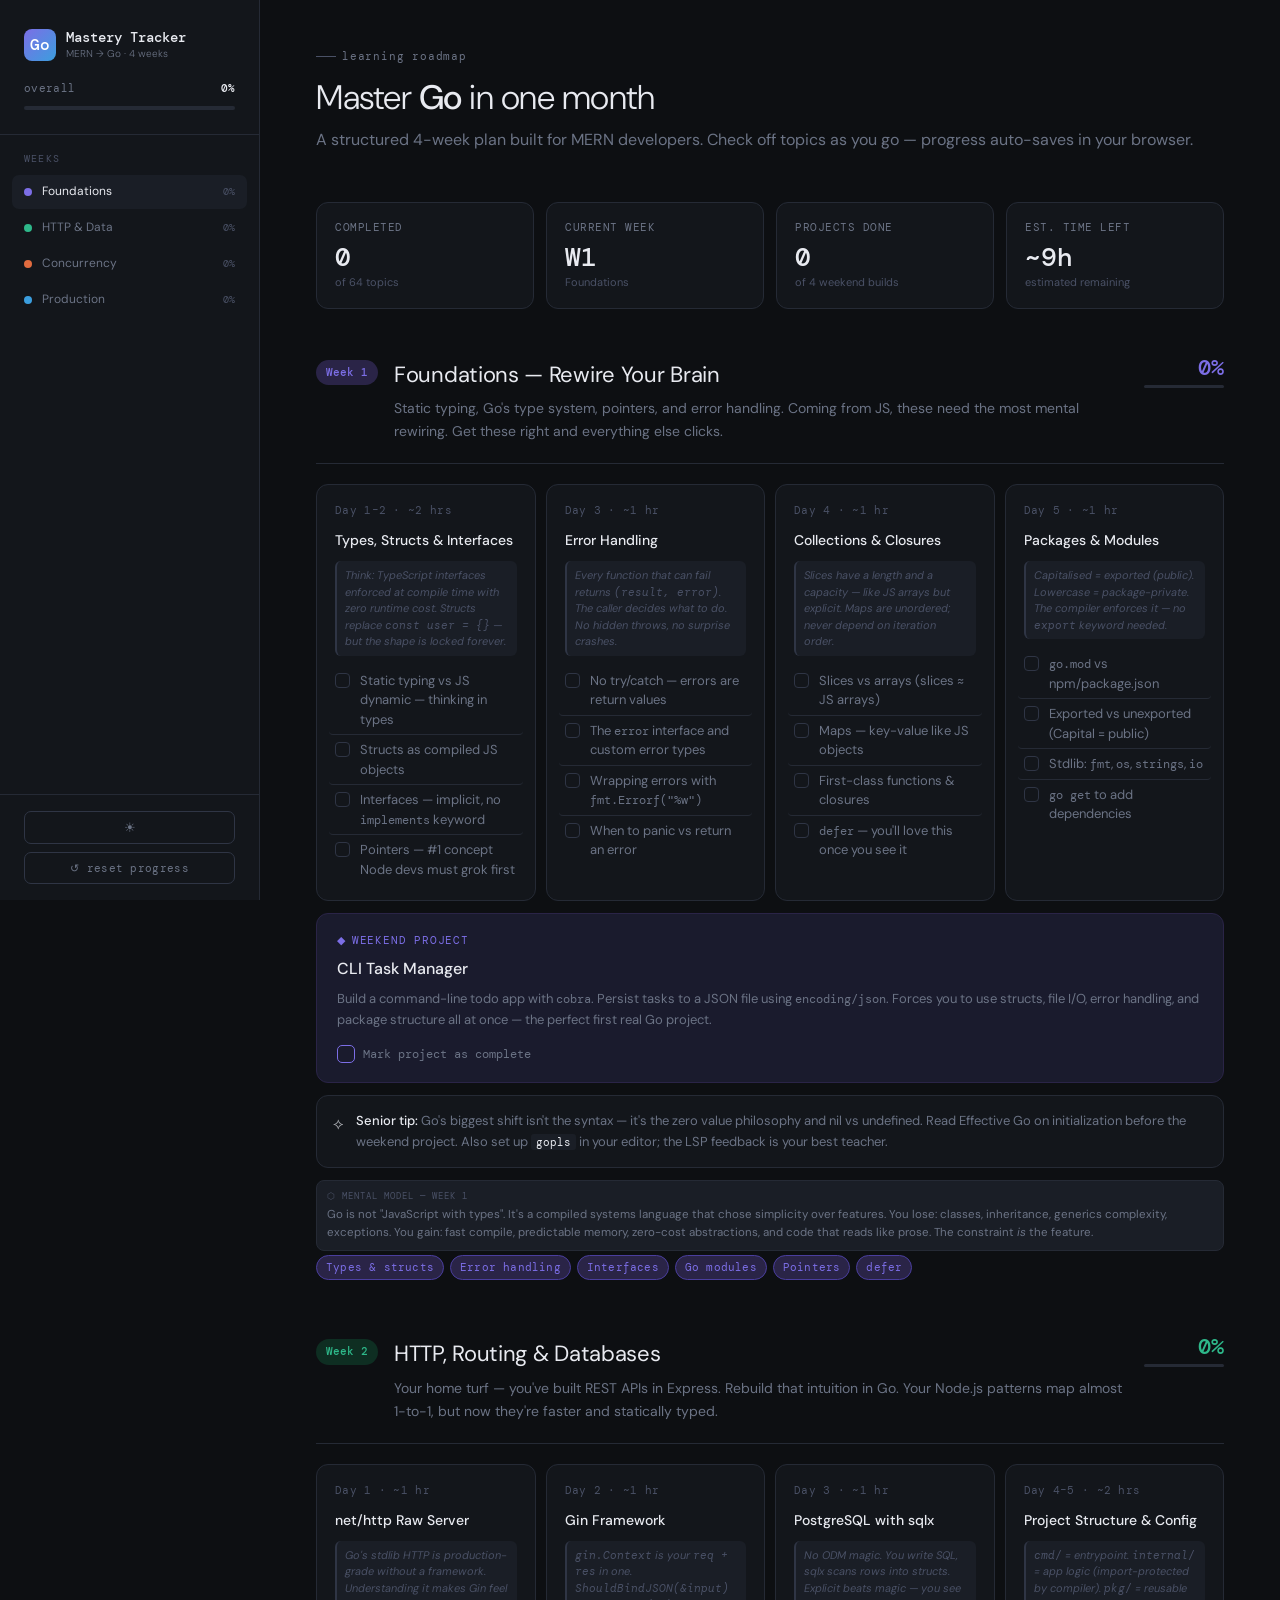
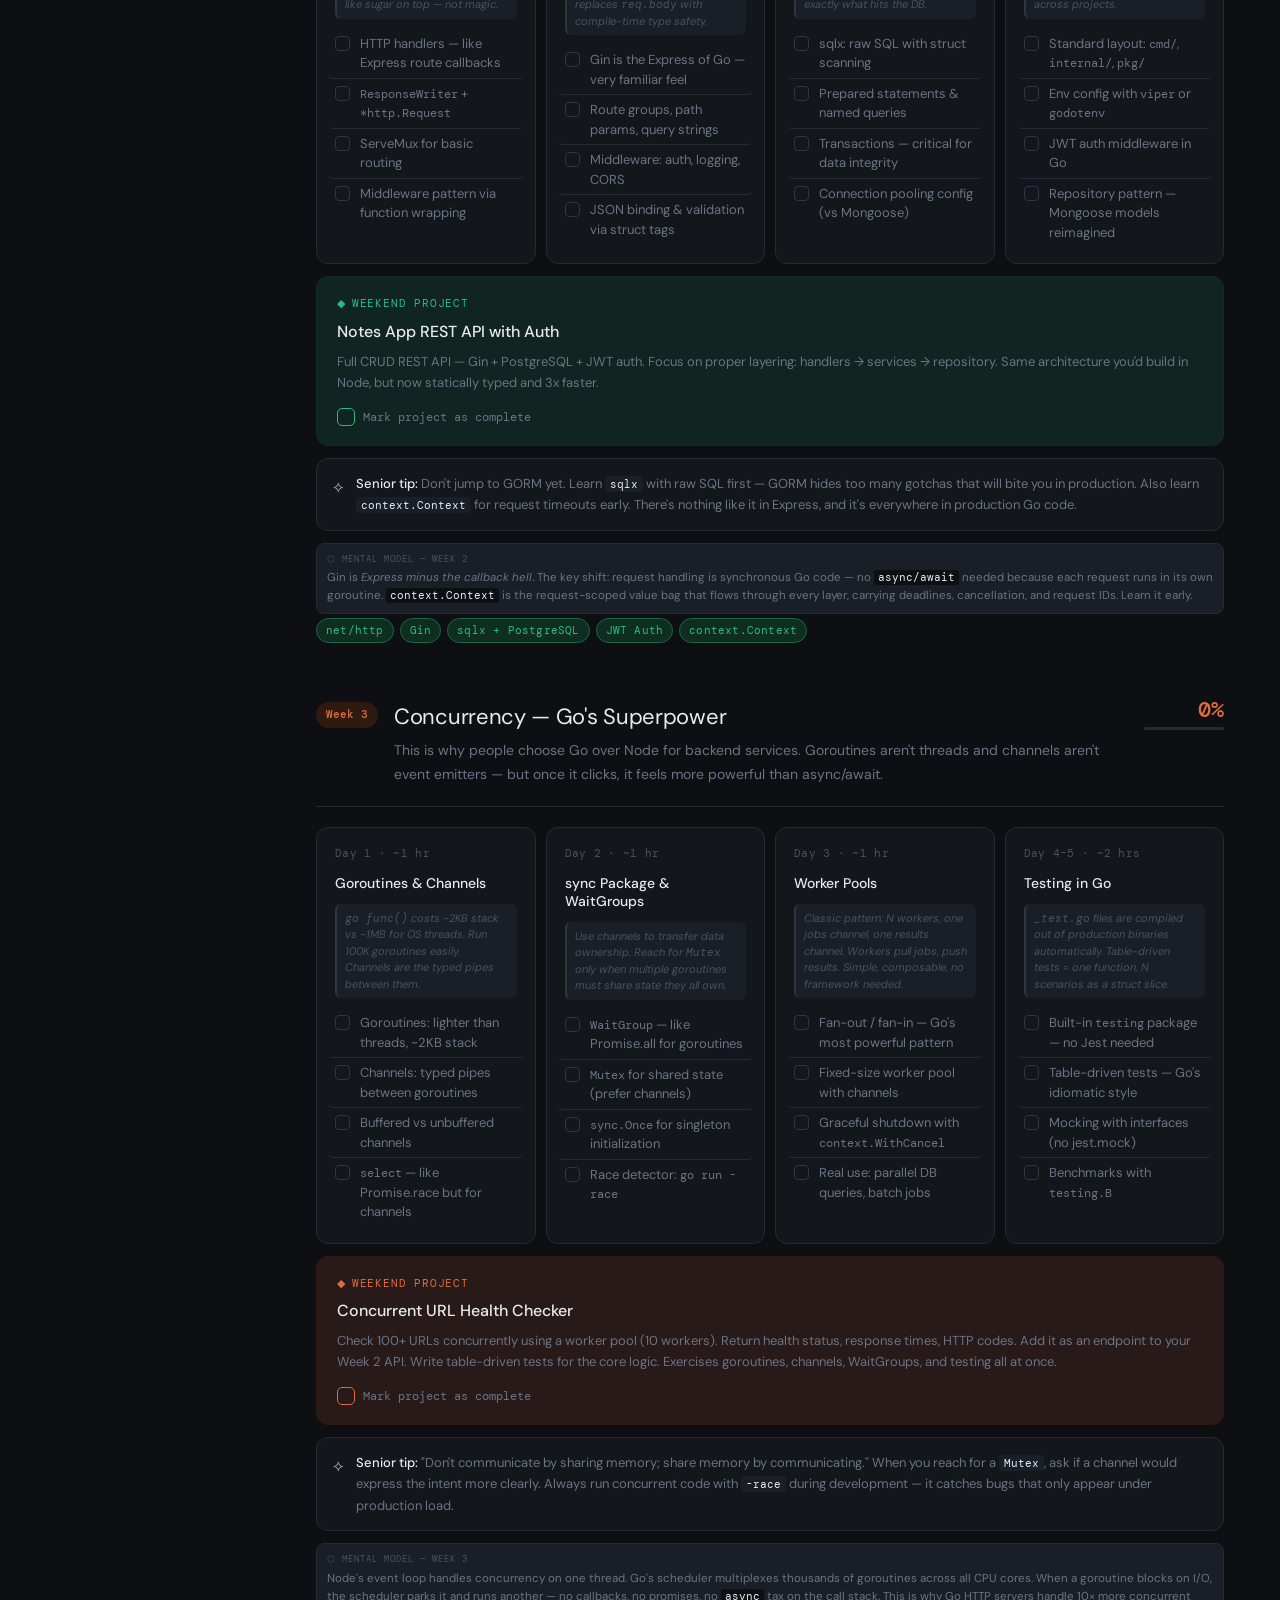
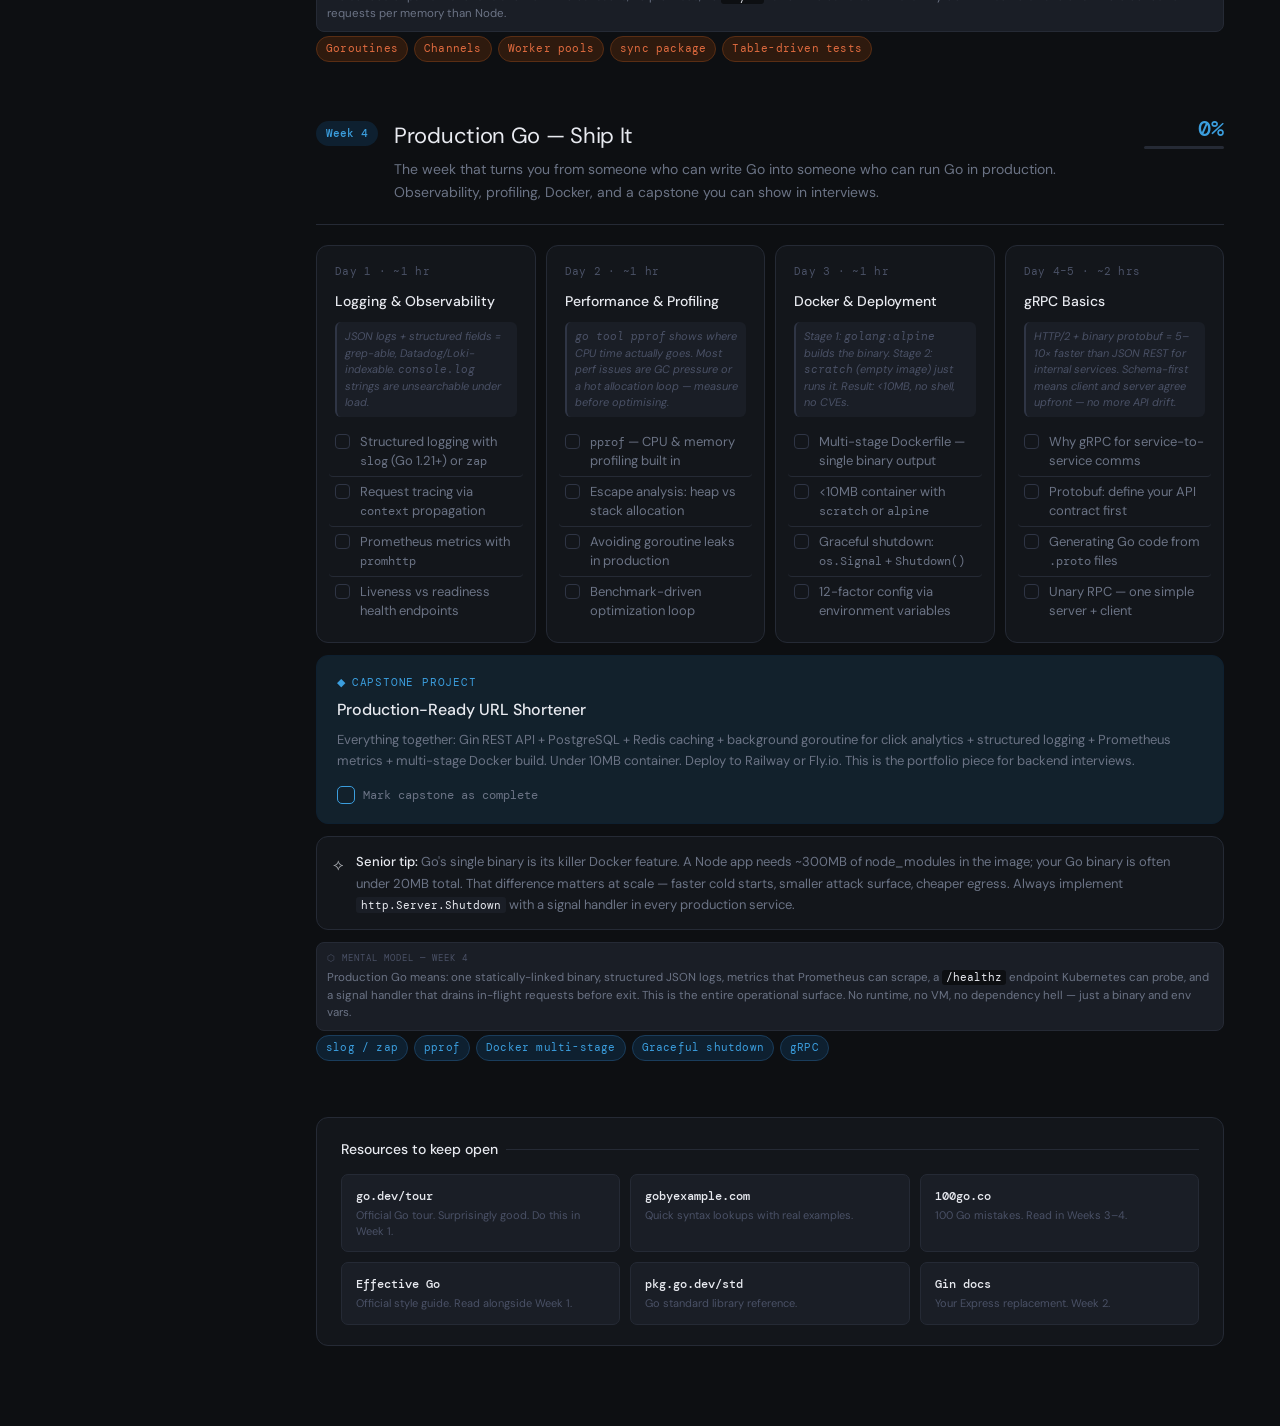
<file: go.html>
<!DOCTYPE html>
<html lang="en">
<head>
<meta charset="UTF-8">
<meta name="viewport" content="width=device-width, initial-scale=1.0">
<title>Go Mastery — 4 Week Tracker</title>
<link rel="preconnect" href="https://fonts.googleapis.com">
<link href="https://fonts.googleapis.com/css2?family=DM+Mono:ital,wght@0,300;0,400;0,500;1,300&family=DM+Sans:ital,opsz,wght@0,9..40,300;0,9..40,400;0,9..40,500;1,9..40,300&display=swap" rel="stylesheet">
<style>
  :root {
    --bg:       #0d0f12;
    --bg2:      #13161b;
    --bg3:      #1a1e26;
    --border:   #252a35;
    --border2:  #2f3545;
    --text:     #e8eaf0;
    --muted:    #6b7385;
    --muted2:   #4a5166;
    --w1:       #7c6ee6;
    --w1-dim:   #2a2447;
    --w1-glow:  #7c6ee620;
    --w2:       #2eb88a;
    --w2-dim:   #0e2e22;
    --w2-glow:  #2eb88a20;
    --w3:       #e06b3f;
    --w3-dim:   #2e1a0e;
    --w3-glow:  #e06b3f20;
    --w4:       #3b9ede;
    --w4-dim:   #0e2030;
    --w4-glow:  #3b9ede20;
    --radius:   12px;
    --radius-sm: 7px;
    --mono: 'DM Mono', monospace;
    --sans: 'DM Sans', sans-serif;
  }

  /* ── LIGHT MODE ── */
  html.light {
    --bg:       #f3f4f8;
    --bg2:      #ffffff;
    --bg3:      #eaecf2;
    --border:   #dde1ec;
    --border2:  #c8cedf;
    --text:     #1a1d27;
    --muted:    #5a6275;
    --muted2:   #9099b0;
    --w1-dim:   #ede9fc;
    --w1-glow:  #7c6ee614;
    --w2-dim:   #ddf4ec;
    --w2-glow:  #2eb88a14;
    --w3-dim:   #fdeee8;
    --w3-glow:  #e06b3f14;
    --w4-dim:   #e3f2fd;
    --w4-glow:  #3b9ede14;
  }

  *, *::before, *::after { box-sizing: border-box; margin: 0; padding: 0; }

  html { scroll-behavior: smooth; }

  body {
    background: var(--bg);
    color: var(--text);
    font-family: var(--sans);
    font-size: 16px;
    line-height: 1.6;
    min-height: 100vh;
  }

  /* ── LAYOUT ── */
  .layout {
    display: block;
    min-height: 100vh;
  }

  /* ── SIDEBAR ── */
  .sidebar {
    position: fixed;
    top: 0; left: 0;
    width: 260px;
    height: 100vh;
    background: var(--bg2);
    border-right: 1px solid var(--border);
    display: flex;
    flex-direction: column;
    overflow: hidden;
    z-index: 100;
  }

  .sidebar-top {
    padding: 28px 24px 20px;
    border-bottom: 1px solid var(--border);
  }

  .logo {
    display: flex;
    align-items: center;
    gap: 10px;
    margin-bottom: 18px;
  }

  .logo-icon {
    width: 32px; height: 32px;
    background: linear-gradient(135deg, #7c6ee6, #3b9ede);
    border-radius: 8px;
    display: flex; align-items: center; justify-content: center;
    font-family: var(--mono);
    font-size: 16px;
    font-weight: 500;
    color: #fff;
    flex-shrink: 0;
  }

  .logo-text {
    font-family: var(--mono);
    font-size: 14px;
    font-weight: 500;
    color: var(--text);
    line-height: 1.3;
  }

  .logo-sub {
    font-size: 10px;
    color: var(--muted);
    font-weight: 300;
  }

  /* overall progress */
  .overall-progress {
    margin-bottom: 4px;
  }

  .progress-row {
    display: flex;
    justify-content: space-between;
    align-items: center;
    margin-bottom: 8px;
  }

  .progress-label {
    font-size: 11px;
    color: var(--muted);
    font-family: var(--mono);
    letter-spacing: .3px;
  }

  .progress-pct {
    font-size: 11px;
    font-family: var(--mono);
    font-weight: 500;
    color: var(--text);
  }

  .progress-track {
    height: 4px;
    background: var(--border);
    border-radius: 2px;
    overflow: hidden;
  }

  .progress-fill {
    height: 100%;
    border-radius: 2px;
    background: linear-gradient(90deg, var(--w1), var(--w4));
    transition: width 0.5s cubic-bezier(.4,0,.2,1);
  }

  /* sidebar nav */
  .sidebar-nav {
    flex: 1;
    padding: 16px 12px;
    overflow-y: auto;
    scrollbar-width: thin;
  }

  .nav-label {
    font-size: 10px;
    font-family: var(--mono);
    letter-spacing: 1.2px;
    color: var(--muted2);
    text-transform: uppercase;
    padding: 0 12px;
    margin-bottom: 8px;
  }

  .nav-item {
    display: flex;
    align-items: center;
    gap: 10px;
    padding: 9px 12px;
    border-radius: var(--radius-sm);
    cursor: pointer;
    transition: background .15s;
    text-decoration: none;
    color: var(--muted);
    font-size: 14px;
    position: relative;
    margin-bottom: 2px;
  }

  .nav-item:hover { background: var(--bg3); color: var(--text); }
  .nav-item.active { background: var(--bg3); color: var(--text); }

  .nav-dot {
    width: 8px; height: 8px;
    border-radius: 50%;
    flex-shrink: 0;
  }

  .nav-week-title {
    flex: 1;
    font-size: 12px;
    line-height: 1.3;
  }

  .nav-mini-progress {
    font-family: var(--mono);
    font-size: 10px;
    color: var(--muted2);
  }

  .sidebar-footer {
    padding: 16px 24px;
    border-top: 1px solid var(--border);
  }

  .reset-btn {
    width: 100%;
    padding: 8px;
    background: transparent;
    border: 1px solid var(--border2);
    border-radius: var(--radius-sm);
    color: var(--muted);
    font-family: var(--mono);
    font-size: 11px;
    cursor: pointer;
    transition: all .15s;
    letter-spacing: .3px;
  }

  .reset-btn:hover {
    border-color: #e06b3f66;
    color: var(--w3);
    background: var(--w3-glow);
  }

  /* ── MAIN ── */
  .main {
    margin-left: 260px;
    padding: 48px 56px 80px;
    min-height: 100vh;
  }

  .main-inner {
    width: 100%;
  }

  /* ── PAGE HEADER ── */
  .page-header {
    margin-bottom: 48px;
  }

  .page-tag {
    font-family: var(--mono);
    font-size: 11px;
    color: var(--muted);
    letter-spacing: .8px;
    margin-bottom: 12px;
    display: flex;
    align-items: center;
    gap: 6px;
  }

  .page-tag::before {
    content: '';
    display: inline-block;
    width: 20px; height: 1px;
    background: var(--muted2);
  }

  .page-title {
    font-size: 34px;
    font-weight: 300;
    color: var(--text);
    line-height: 1.2;
    margin-bottom: 8px;
    letter-spacing: -0.5px;
  }

  .page-title strong {
    font-weight: 500;
  }

  .page-desc {
    font-size: 16px;
    color: var(--muted);
    line-height: 1.7;
  }

  /* ── STATS ROW ── */
  .stats-row {
    display: grid;
    grid-template-columns: repeat(4, minmax(0, 1fr));
    gap: 12px;
    margin-bottom: 48px;
  }

  .stat-card {
    background: var(--bg2);
    border: 1px solid var(--border);
    border-radius: var(--radius);
    padding: 16px 18px;
    transition: border-color .2s;
  }

  .stat-card:hover { border-color: var(--border2); }

  .stat-label {
    font-size: 11px;
    font-family: var(--mono);
    color: var(--muted);
    letter-spacing: .5px;
    text-transform: uppercase;
    margin-bottom: 8px;
  }

  .stat-value {
    font-size: 26px;
    font-weight: 500;
    font-family: var(--mono);
    color: var(--text);
    line-height: 1;
    margin-bottom: 4px;
  }

  .stat-sub {
    font-size: 11px;
    color: var(--muted2);
  }

  /* ── WEEK SECTION ── */
  .week-section {
    margin-bottom: 56px;
    scroll-margin-top: 32px;
  }

  .week-header {
    display: flex;
    align-items: flex-start;
    gap: 16px;
    margin-bottom: 20px;
    padding-bottom: 20px;
    border-bottom: 1px solid var(--border);
  }

  .week-num {
    font-family: var(--mono);
    font-size: 11px;
    font-weight: 500;
    padding: 4px 10px;
    border-radius: 20px;
    flex-shrink: 0;
    margin-top: 3px;
  }

  .week-header-text { flex: 1; }

  .week-title {
    font-size: 22px;
    font-weight: 400;
    color: var(--text);
    margin-bottom: 5px;
    letter-spacing: -0.3px;
  }

  .week-desc {
    font-size: 14px;
    color: var(--muted);
    line-height: 1.65;
  }

  .week-progress-wrap {
    display: flex;
    flex-direction: column;
    align-items: flex-end;
    gap: 6px;
    flex-shrink: 0;
  }

  .week-pct {
    font-family: var(--mono);
    font-size: 22px;
    font-weight: 500;
    line-height: 1;
  }

  .week-track {
    width: 80px;
    height: 3px;
    background: var(--border);
    border-radius: 2px;
    overflow: hidden;
  }

  .week-fill {
    height: 100%;
    border-radius: 2px;
    transition: width .4s cubic-bezier(.4,0,.2,1);
  }

  /* days grid */
  .days-grid {
    display: grid;
    grid-template-columns: repeat(4, minmax(0, 1fr));
    gap: 10px;
    margin-bottom: 12px;
  }

  .day-card {
    background: var(--bg2);
    border: 1px solid var(--border);
    border-radius: var(--radius);
    padding: 16px 18px;
    transition: border-color .2s;
  }

  .day-card:hover { border-color: var(--border2); }

  .day-meta {
    display: flex;
    align-items: center;
    justify-content: space-between;
    margin-bottom: 10px;
  }

  .day-label {
    font-family: var(--mono);
    font-size: 11px;
    color: var(--muted2);
    letter-spacing: .3px;
  }

  .day-done-badge {
    font-size: 10px;
    font-family: var(--mono);
    padding: 2px 7px;
    border-radius: 20px;
    opacity: 0;
    transition: opacity .2s;
  }

  .day-done-badge.visible { opacity: 1; }

  .day-title {
    font-size: 14px;
    font-weight: 500;
    color: var(--text);
    margin-bottom: 12px;
    line-height: 1.3;
  }

  /* topic items */
  .topic-list { list-style: none; }

  .topic-item {
    display: flex;
    align-items: flex-start;
    gap: 10px;
    padding: 5px 0;
    border-bottom: 1px solid var(--border);
    cursor: pointer;
    transition: background .1s;
    border-radius: 4px;
    padding: 5px 6px;
    margin: 0 -6px;
  }

  .topic-item:last-child { border-bottom: none; }
  .topic-item:hover { background: var(--bg3); }

  .topic-cb {
    width: 15px; height: 15px;
    border: 1.5px solid var(--border2);
    border-radius: 4px;
    flex-shrink: 0;
    display: flex; align-items: center; justify-content: center;
    margin-top: 2px;
    transition: all .15s;
    background: transparent;
  }

  .topic-item.checked .topic-cb {
    border-color: transparent;
  }

  .topic-item.checked .topic-cb::after {
    content: '';
    display: block;
    width: 8px; height: 6px;
    border-left: 1.5px solid #fff;
    border-bottom: 1.5px solid #fff;
    transform: rotate(-45deg) translate(1px, -1px);
  }

  .topic-text {
    font-size: 13px;
    color: var(--muted);
    line-height: 1.5;
    transition: color .15s;
    flex: 1;
  }

  .topic-item.checked .topic-text {
    color: var(--muted2);
    text-decoration: line-through;
    text-decoration-color: var(--muted2);
  }

  /* project card */
  .project-card {
    border-radius: var(--radius);
    padding: 18px 20px;
    margin-bottom: 12px;
    border: 1px solid;
    position: relative;
    overflow: hidden;
  }

  .project-card::before {
    content: '';
    position: absolute;
    top: 0; right: 0;
    width: 120px; height: 120px;
    border-radius: 50%;
    opacity: .06;
    transform: translate(30px, -30px);
  }

  .project-tag {
    font-family: var(--mono);
    font-size: 11px;
    letter-spacing: .8px;
    text-transform: uppercase;
    margin-bottom: 6px;
    display: flex;
    align-items: center;
    gap: 6px;
  }

  .project-name {
    font-size: 16px;
    font-weight: 500;
    color: var(--text);
    margin-bottom: 6px;
  }

  .project-desc {
    font-size: 13px;
    color: var(--muted);
    line-height: 1.65;
    margin-bottom: 14px;
  }

  .project-check {
    display: flex;
    align-items: center;
    gap: 8px;
    cursor: pointer;
    user-select: none;
  }

  .project-cb {
    width: 18px; height: 18px;
    border-radius: 5px;
    border: 1.5px solid;
    display: flex; align-items: center; justify-content: center;
    transition: all .15s;
    flex-shrink: 0;
  }

  .project-cb.done::after {
    content: '';
    display: block;
    width: 9px; height: 7px;
    border-left: 2px solid #fff;
    border-bottom: 2px solid #fff;
    transform: rotate(-45deg) translate(1px, -1px);
  }

  .project-check-label {
    font-size: 12px;
    font-family: var(--mono);
    color: var(--muted);
    transition: color .15s;
  }

  .project-check:hover .project-check-label { color: var(--text); }

  /* tip card */
  .tip-card {
    background: var(--bg2);
    border: 1px solid var(--border);
    border-radius: var(--radius);
    padding: 14px 18px 14px 16px;
    display: flex;
    gap: 12px;
    align-items: flex-start;
    margin-bottom: 12px;
  }

  .tip-icon {
    font-size: 16px;
    flex-shrink: 0;
    margin-top: 1px;
    opacity: .7;
  }

  .tip-text {
    font-size: 13px;
    color: var(--muted);
    line-height: 1.65;
  }

  .tip-text strong {
    color: var(--text);
    font-weight: 500;
  }

  .tip-text code {
    font-family: var(--mono);
    font-size: 11px;
    background: var(--bg3);
    padding: 1px 5px;
    border-radius: 3px;
    color: var(--text);
  }

  /* skill pills */
  .pills-row {
    display: flex;
    flex-wrap: wrap;
    gap: 6px;
    margin-top: 4px;
  }

  .skill-pill {
    font-family: var(--mono);
    font-size: 11px;
    padding: 3px 9px;
    border-radius: 20px;
    border: 1px solid;
    letter-spacing: .2px;
  }

  /* resources */
  .resources-section {
    background: var(--bg2);
    border: 1px solid var(--border);
    border-radius: var(--radius);
    padding: 20px 24px;
    margin-top: 40px;
  }

  .resources-title {
    font-size: 14px;
    font-weight: 500;
    color: var(--text);
    margin-bottom: 14px;
    display: flex;
    align-items: center;
    gap: 8px;
  }

  .resources-title::after {
    content: '';
    flex: 1;
    height: 1px;
    background: var(--border);
  }

  .resources-grid {
    display: grid;
    grid-template-columns: repeat(3, minmax(0, 1fr));
    gap: 10px;
  }

  .resource-item {
    background: var(--bg3);
    border: 1px solid var(--border);
    border-radius: var(--radius-sm);
    padding: 12px 14px;
    text-decoration: none;
    display: block;
    transition: border-color .15s;
  }

  .resource-item:hover { border-color: var(--border2); }

  .resource-name {
    font-size: 12px;
    font-weight: 500;
    color: var(--text);
    margin-bottom: 2px;
    font-family: var(--mono);
  }

  .resource-desc {
    font-size: 11px;
    color: var(--muted2);
    line-height: 1.4;
  }

  /* celebrations */
  .celebrate-bar {
    display: none;
    align-items: center;
    gap: 10px;
    padding: 10px 16px;
    background: var(--bg2);
    border: 1px solid var(--border2);
    border-radius: var(--radius);
    margin-bottom: 16px;
    font-size: 12px;
    color: var(--muted);
    animation: fadeSlide .3s ease;
  }

  .celebrate-bar.show { display: flex; }

  @keyframes fadeSlide {
    from { opacity: 0; transform: translateY(-6px); }
    to   { opacity: 1; transform: translateY(0); }
  }

  /* theme toggle */
  .theme-btn {
    width: 100%;
    padding: 8px;
    background: transparent;
    border: 1px solid var(--border2);
    border-radius: var(--radius-sm);
    color: var(--muted);
    font-size: 13px;
    cursor: pointer;
    transition: all .15s;
    display: flex;
    align-items: center;
    justify-content: center;
    gap: 6px;
  }
  .theme-btn:hover {
    border-color: var(--w4);
    color: var(--w4);
    background: var(--w4-glow);
  }

  /* day hint */
  .day-hint {
    font-size: 11px;
    color: var(--muted2);
    line-height: 1.5;
    margin-bottom: 10px;
    padding: 6px 8px;
    background: var(--bg3);
    border-radius: 6px;
    border-left: 2px solid var(--border2);
    font-style: italic;
  }

  /* mental model box */
  .mental-model {
    margin-top: 10px;
    padding: 8px 10px;
    background: var(--bg3);
    border-radius: 8px;
    border: 1px solid var(--border);
  }
  .mental-model-label {
    font-size: 9px;
    font-family: var(--mono);
    letter-spacing: 1px;
    text-transform: uppercase;
    color: var(--muted2);
    margin-bottom: 3px;
  }
  .mental-model-text {
    font-size: 11.5px;
    color: var(--muted);
    line-height: 1.55;
  }
  .mental-model-text code {
    font-family: var(--mono);
    font-size: 10.5px;
    background: var(--bg);
    padding: 1px 4px;
    border-radius: 3px;
    color: var(--text);
  }

  /* light mode scrollbar */
  html.light ::-webkit-scrollbar-thumb { background: var(--border2); }

  /* scrollbar */
  ::-webkit-scrollbar { width: 4px; }
  ::-webkit-scrollbar-track { background: transparent; }
  ::-webkit-scrollbar-thumb { background: var(--border2); border-radius: 2px; }

  /* responsive */

  /* Medium laptops: 2 columns for days, reduce padding slightly */
  @media (max-width: 1200px) {
    .days-grid { grid-template-columns: repeat(2, minmax(0, 1fr)); }
    .main { padding: 40px 40px 80px; }
  }

  /* Tablet / small laptop: collapse sidebar */
  @media (max-width: 900px) {
    .layout { display: block; }
    .sidebar { position: static; width: 100%; height: auto; border-right: none; border-bottom: 1px solid var(--border); }
    .main { margin-left: 0; padding: 28px 28px 60px; }
    .days-grid { grid-template-columns: repeat(2, minmax(0, 1fr)); }
    .stats-row { grid-template-columns: repeat(2, minmax(0, 1fr)); }
    .resources-grid { grid-template-columns: repeat(2, minmax(0, 1fr)); }
  }

  /* Mobile: single column everything */
  @media (max-width: 560px) {
    .main { padding: 20px 16px 60px; }
    .days-grid { grid-template-columns: 1fr; }
    .stats-row { grid-template-columns: 1fr 1fr; }
    .resources-grid { grid-template-columns: 1fr; }
    .week-header { flex-wrap: wrap; gap: 10px; }
    .week-progress-wrap { flex-direction: row; align-items: center; gap: 10px; }
    .page-title { font-size: 26px; }
  }
</style>
</head>
<body>

<div class="layout">
  <!-- ═══ SIDEBAR ═══ -->
  <aside class="sidebar">
    <div class="sidebar-top">
      <div class="logo">
        <div class="logo-icon">Go</div>
        <div>
          <div class="logo-text">Mastery Tracker</div>
          <div class="logo-sub">MERN → Go · 4 weeks</div>
        </div>
      </div>
      <div class="overall-progress">
        <div class="progress-row">
          <span class="progress-label">overall</span>
          <span class="progress-pct" id="overall-pct">0%</span>
        </div>
        <div class="progress-track">
          <div class="progress-fill" id="overall-fill" style="width:0%"></div>
        </div>
      </div>
    </div>

    <nav class="sidebar-nav">
      <div class="nav-label">Weeks</div>
      <a class="nav-item active" href="#week1" data-week="1">
        <div class="nav-dot" style="background:var(--w1)"></div>
        <div class="nav-week-title">Foundations</div>
        <span class="nav-mini-progress" id="nav-pct-1">0%</span>
      </a>
      <a class="nav-item" href="#week2" data-week="2">
        <div class="nav-dot" style="background:var(--w2)"></div>
        <div class="nav-week-title">HTTP & Data</div>
        <span class="nav-mini-progress" id="nav-pct-2">0%</span>
      </a>
      <a class="nav-item" href="#week3" data-week="3">
        <div class="nav-dot" style="background:var(--w3)"></div>
        <div class="nav-week-title">Concurrency</div>
        <span class="nav-mini-progress" id="nav-pct-3">0%</span>
      </a>
      <a class="nav-item" href="#week4" data-week="4">
        <div class="nav-dot" style="background:var(--w4)"></div>
        <div class="nav-week-title">Production</div>
        <span class="nav-mini-progress" id="nav-pct-4">0%</span>
      </a>
    </nav>

    <div class="sidebar-footer">
      <div style="display:flex;gap:8px;margin-bottom:8px;">
        <button class="theme-btn" id="theme-btn" onclick="toggleTheme()" title="Toggle light/dark mode">
          <span id="theme-icon">☀</span>
        </button>
      </div>
      <button class="reset-btn" onclick="resetAll()">↺ reset progress</button>
    </div>
  </aside>

  <!-- ═══ MAIN ═══ -->
  <main class="main">
  <div class="main-inner">

    <!-- PAGE HEADER -->
    <header class="page-header">
      <div class="page-tag">learning roadmap</div>
      <h1 class="page-title">Master <strong>Go</strong> in one month</h1>
      <p class="page-desc">A structured 4-week plan built for MERN developers. Check off topics as you go — progress auto-saves in your browser.</p>
    </header>

    <!-- STATS ROW -->
    <div class="stats-row">
      <div class="stat-card">
        <div class="stat-label">completed</div>
        <div class="stat-value" id="stat-done">0</div>
        <div class="stat-sub">of <span id="stat-total">0</span> topics</div>
      </div>
      <div class="stat-card">
        <div class="stat-label">current week</div>
        <div class="stat-value" id="stat-week">W1</div>
        <div class="stat-sub" id="stat-week-name">Foundations</div>
      </div>
      <div class="stat-card">
        <div class="stat-label">projects done</div>
        <div class="stat-value" id="stat-projects">0</div>
        <div class="stat-sub">of 4 weekend builds</div>
      </div>
      <div class="stat-card">
        <div class="stat-label">est. time left</div>
        <div class="stat-value" id="stat-time">~9h</div>
        <div class="stat-sub" id="stat-time-sub">this week</div>
      </div>
    </div>

    <!-- celebrate bar -->
    <div class="celebrate-bar" id="celebrate-bar">
      <span id="celebrate-msg">🎉 Week complete!</span>
    </div>

    <!-- ═══════════════════════════════════ -->
    <!-- WEEK 1 -->
    <!-- ═══════════════════════════════════ -->
    <section class="week-section" id="week1">
      <div class="week-header">
        <span class="week-num" style="background:var(--w1-dim);color:var(--w1)">Week 1</span>
        <div class="week-header-text">
          <h2 class="week-title">Foundations — Rewire Your Brain</h2>
          <p class="week-desc">Static typing, Go's type system, pointers, and error handling. Coming from JS, these need the most mental rewiring. Get these right and everything else clicks.</p>
        </div>
        <div class="week-progress-wrap">
          <span class="week-pct" id="wpct-1" style="color:var(--w1)">0%</span>
          <div class="week-track"><div class="week-fill" id="wfill-1" style="background:var(--w1);width:0%"></div></div>
        </div>
      </div>

      <div class="days-grid">
        <!-- Day 1-2 -->
        <div class="day-card">
          <div class="day-meta">
            <span class="day-label">Day 1–2 · ~2 hrs</span>
            <span class="day-done-badge" id="badge-w1d1" style="background:var(--w1-dim);color:var(--w1)">done ✓</span>
          </div>
          <div class="day-title">Types, Structs & Interfaces</div>
          <div class="day-hint">Think: TypeScript interfaces enforced at compile time with zero runtime cost. Structs replace <code style="font-family:DM Mono,monospace;font-size:11px">const user = {}</code> — but the shape is locked forever.</div>
          <ul class="topic-list">
            <li class="topic-item" onclick="toggle(this)" data-id="w1-d1-t1">
              <div class="topic-cb"></div>
              <span class="topic-text">Static typing vs JS dynamic — thinking in types</span>
            </li>
            <li class="topic-item" onclick="toggle(this)" data-id="w1-d1-t2">
              <div class="topic-cb"></div>
              <span class="topic-text">Structs as compiled JS objects</span>
            </li>
            <li class="topic-item" onclick="toggle(this)" data-id="w1-d1-t3">
              <div class="topic-cb"></div>
              <span class="topic-text">Interfaces — implicit, no <code style="font-family:DM Mono,monospace;font-size:12px">implements</code> keyword</span>
            </li>
            <li class="topic-item" onclick="toggle(this)" data-id="w1-d1-t4">
              <div class="topic-cb"></div>
              <span class="topic-text">Pointers — #1 concept Node devs must grok first</span>
            </li>
          </ul>
        </div>

        <!-- Day 3 -->
        <div class="day-card">
          <div class="day-meta">
            <span class="day-label">Day 3 · ~1 hr</span>
            <span class="day-done-badge" id="badge-w1d2" style="background:var(--w1-dim);color:var(--w1)">done ✓</span>
          </div>
          <div class="day-title">Error Handling</div>
          <div class="day-hint">Every function that can fail returns <code style="font-family:DM Mono,monospace;font-size:11px">(result, error)</code>. The caller decides what to do. No hidden throws, no surprise crashes.</div>
          <ul class="topic-list">
            <li class="topic-item" onclick="toggle(this)" data-id="w1-d2-t1">
              <div class="topic-cb"></div>
              <span class="topic-text">No try/catch — errors are return values</span>
            </li>
            <li class="topic-item" onclick="toggle(this)" data-id="w1-d2-t2">
              <div class="topic-cb"></div>
              <span class="topic-text">The <code style="font-family:DM Mono,monospace;font-size:12px">error</code> interface and custom error types</span>
            </li>
            <li class="topic-item" onclick="toggle(this)" data-id="w1-d2-t3">
              <div class="topic-cb"></div>
              <span class="topic-text">Wrapping errors with <code style="font-family:DM Mono,monospace;font-size:12px">fmt.Errorf("%w")</code></span>
            </li>
            <li class="topic-item" onclick="toggle(this)" data-id="w1-d2-t4">
              <div class="topic-cb"></div>
              <span class="topic-text">When to panic vs return an error</span>
            </li>
          </ul>
        </div>

        <!-- Day 4 -->
        <div class="day-card">
          <div class="day-meta">
            <span class="day-label">Day 4 · ~1 hr</span>
            <span class="day-done-badge" id="badge-w1d3" style="background:var(--w1-dim);color:var(--w1)">done ✓</span>
          </div>
          <div class="day-title">Collections & Closures</div>
          <div class="day-hint">Slices have a length and a capacity — like JS arrays but explicit. Maps are unordered; never depend on iteration order.</div>
          <ul class="topic-list">
            <li class="topic-item" onclick="toggle(this)" data-id="w1-d3-t1">
              <div class="topic-cb"></div>
              <span class="topic-text">Slices vs arrays (slices ≈ JS arrays)</span>
            </li>
            <li class="topic-item" onclick="toggle(this)" data-id="w1-d3-t2">
              <div class="topic-cb"></div>
              <span class="topic-text">Maps — key-value like JS objects</span>
            </li>
            <li class="topic-item" onclick="toggle(this)" data-id="w1-d3-t3">
              <div class="topic-cb"></div>
              <span class="topic-text">First-class functions & closures</span>
            </li>
            <li class="topic-item" onclick="toggle(this)" data-id="w1-d3-t4">
              <div class="topic-cb"></div>
              <span class="topic-text"><code style="font-family:DM Mono,monospace;font-size:12px">defer</code> — you'll love this once you see it</span>
            </li>
          </ul>
        </div>

        <!-- Day 5 -->
        <div class="day-card">
          <div class="day-meta">
            <span class="day-label">Day 5 · ~1 hr</span>
            <span class="day-done-badge" id="badge-w1d4" style="background:var(--w1-dim);color:var(--w1)">done ✓</span>
          </div>
          <div class="day-title">Packages & Modules</div>
          <div class="day-hint">Capitalised = exported (public). Lowercase = package-private. The compiler enforces it — no <code style="font-family:DM Mono,monospace;font-size:11px">export</code> keyword needed.</div>
          <ul class="topic-list">
            <li class="topic-item" onclick="toggle(this)" data-id="w1-d4-t1">
              <div class="topic-cb"></div>
              <span class="topic-text"><code style="font-family:DM Mono,monospace;font-size:12px">go.mod</code> vs npm/package.json</span>
            </li>
            <li class="topic-item" onclick="toggle(this)" data-id="w1-d4-t2">
              <div class="topic-cb"></div>
              <span class="topic-text">Exported vs unexported (Capital = public)</span>
            </li>
            <li class="topic-item" onclick="toggle(this)" data-id="w1-d4-t3">
              <div class="topic-cb"></div>
              <span class="topic-text">Stdlib: <code style="font-family:DM Mono,monospace;font-size:12px">fmt</code>, <code style="font-family:DM Mono,monospace;font-size:12px">os</code>, <code style="font-family:DM Mono,monospace;font-size:12px">strings</code>, <code style="font-family:DM Mono,monospace;font-size:12px">io</code></span>
            </li>
            <li class="topic-item" onclick="toggle(this)" data-id="w1-d4-t4">
              <div class="topic-cb"></div>
              <span class="topic-text"><code style="font-family:DM Mono,monospace;font-size:12px">go get</code> to add dependencies</span>
            </li>
          </ul>
        </div>
      </div>

      <!-- Project -->
      <div class="project-card" style="background:var(--w1-glow);border-color:var(--w1-dim)">
        <div class="project-tag" style="color:var(--w1)">
          <span>◆</span> Weekend Project
        </div>
        <div class="project-name">CLI Task Manager</div>
        <div class="project-desc">Build a command-line todo app with <code style="font-family:DM Mono,monospace;font-size:12px">cobra</code>. Persist tasks to a JSON file using <code style="font-family:DM Mono,monospace;font-size:12px">encoding/json</code>. Forces you to use structs, file I/O, error handling, and package structure all at once — the perfect first real Go project.</div>
        <div class="project-check" onclick="toggleProject('proj-w1')">
          <div class="project-cb" id="proj-w1" style="border-color:var(--w1)"></div>
          <span class="project-check-label">Mark project as complete</span>
        </div>
      </div>

      <div class="tip-card">
        <span class="tip-icon">⟡</span>
        <p class="tip-text"><strong>Senior tip:</strong> Go's biggest shift isn't the syntax — it's the zero value philosophy and nil vs undefined. Read Effective Go on initialization before the weekend project. Also set up <code>gopls</code> in your editor; the LSP feedback is your best teacher.</p>
      </div>

      <div class="mental-model">
        <div class="mental-model-label">⬡ Mental Model — Week 1</div>
        <div class="mental-model-text">
          Go is not "JavaScript with types". It's a compiled systems language that chose simplicity over features. You lose: classes, inheritance, generics complexity, exceptions. You gain: fast compile, predictable memory, zero-cost abstractions, and code that reads like prose. The constraint <em>is</em> the feature.
        </div>
      </div>

      <div class="pills-row">
        <span class="skill-pill" style="background:var(--w1-dim);color:var(--w1);border-color:#4a3e9e">Types & structs</span>
        <span class="skill-pill" style="background:var(--w1-dim);color:var(--w1);border-color:#4a3e9e">Error handling</span>
        <span class="skill-pill" style="background:var(--w1-dim);color:var(--w1);border-color:#4a3e9e">Interfaces</span>
        <span class="skill-pill" style="background:var(--w1-dim);color:var(--w1);border-color:#4a3e9e">Go modules</span>
        <span class="skill-pill" style="background:var(--w1-dim);color:var(--w1);border-color:#4a3e9e">Pointers</span>
        <span class="skill-pill" style="background:var(--w1-dim);color:var(--w1);border-color:#4a3e9e">defer</span>
      </div>
    </section>

    <!-- ═══════════════════════════════════ -->
    <!-- WEEK 2 -->
    <!-- ═══════════════════════════════════ -->
    <section class="week-section" id="week2">
      <div class="week-header">
        <span class="week-num" style="background:var(--w2-dim);color:var(--w2)">Week 2</span>
        <div class="week-header-text">
          <h2 class="week-title">HTTP, Routing & Databases</h2>
          <p class="week-desc">Your home turf — you've built REST APIs in Express. Rebuild that intuition in Go. Your Node.js patterns map almost 1-to-1, but now they're faster and statically typed.</p>
        </div>
        <div class="week-progress-wrap">
          <span class="week-pct" id="wpct-2" style="color:var(--w2)">0%</span>
          <div class="week-track"><div class="week-fill" id="wfill-2" style="background:var(--w2);width:0%"></div></div>
        </div>
      </div>

      <div class="days-grid">
        <div class="day-card">
          <div class="day-meta">
            <span class="day-label">Day 1 · ~1 hr</span>
            <span class="day-done-badge" id="badge-w2d1" style="background:var(--w2-dim);color:var(--w2)">done ✓</span>
          </div>
          <div class="day-title">net/http Raw Server</div>
          <div class="day-hint">Go's stdlib HTTP is production-grade without a framework. Understanding it makes Gin feel like sugar on top — not magic.</div>
          <ul class="topic-list">
            <li class="topic-item" onclick="toggle(this)" data-id="w2-d1-t1">
              <div class="topic-cb"></div>
              <span class="topic-text">HTTP handlers — like Express route callbacks</span>
            </li>
            <li class="topic-item" onclick="toggle(this)" data-id="w2-d1-t2">
              <div class="topic-cb"></div>
              <span class="topic-text"><code style="font-family:DM Mono,monospace;font-size:12px">ResponseWriter</code> + <code style="font-family:DM Mono,monospace;font-size:12px">*http.Request</code></span>
            </li>
            <li class="topic-item" onclick="toggle(this)" data-id="w2-d1-t3">
              <div class="topic-cb"></div>
              <span class="topic-text">ServeMux for basic routing</span>
            </li>
            <li class="topic-item" onclick="toggle(this)" data-id="w2-d1-t4">
              <div class="topic-cb"></div>
              <span class="topic-text">Middleware pattern via function wrapping</span>
            </li>
          </ul>
        </div>

        <div class="day-card">
          <div class="day-meta">
            <span class="day-label">Day 2 · ~1 hr</span>
            <span class="day-done-badge" id="badge-w2d2" style="background:var(--w2-dim);color:var(--w2)">done ✓</span>
          </div>
          <div class="day-title">Gin Framework</div>
          <div class="day-hint"><code style="font-family:DM Mono,monospace;font-size:11px">gin.Context</code> is your <code style="font-family:DM Mono,monospace;font-size:11px">req + res</code> in one. <code style="font-family:DM Mono,monospace;font-size:11px">ShouldBindJSON(&amp;input)</code> replaces <code style="font-family:DM Mono,monospace;font-size:11px">req.body</code> with compile-time type safety.</div>
          <ul class="topic-list">
            <li class="topic-item" onclick="toggle(this)" data-id="w2-d2-t1">
              <div class="topic-cb"></div>
              <span class="topic-text">Gin is the Express of Go — very familiar feel</span>
            </li>
            <li class="topic-item" onclick="toggle(this)" data-id="w2-d2-t2">
              <div class="topic-cb"></div>
              <span class="topic-text">Route groups, path params, query strings</span>
            </li>
            <li class="topic-item" onclick="toggle(this)" data-id="w2-d2-t3">
              <div class="topic-cb"></div>
              <span class="topic-text">Middleware: auth, logging, CORS</span>
            </li>
            <li class="topic-item" onclick="toggle(this)" data-id="w2-d2-t4">
              <div class="topic-cb"></div>
              <span class="topic-text">JSON binding & validation via struct tags</span>
            </li>
          </ul>
        </div>

        <div class="day-card">
          <div class="day-meta">
            <span class="day-label">Day 3 · ~1 hr</span>
            <span class="day-done-badge" id="badge-w2d3" style="background:var(--w2-dim);color:var(--w2)">done ✓</span>
          </div>
          <div class="day-title">PostgreSQL with sqlx</div>
          <div class="day-hint">No ODM magic. You write SQL, sqlx scans rows into structs. Explicit beats magic — you see exactly what hits the DB.</div>
          <ul class="topic-list">
            <li class="topic-item" onclick="toggle(this)" data-id="w2-d3-t1">
              <div class="topic-cb"></div>
              <span class="topic-text">sqlx: raw SQL with struct scanning</span>
            </li>
            <li class="topic-item" onclick="toggle(this)" data-id="w2-d3-t2">
              <div class="topic-cb"></div>
              <span class="topic-text">Prepared statements & named queries</span>
            </li>
            <li class="topic-item" onclick="toggle(this)" data-id="w2-d3-t3">
              <div class="topic-cb"></div>
              <span class="topic-text">Transactions — critical for data integrity</span>
            </li>
            <li class="topic-item" onclick="toggle(this)" data-id="w2-d3-t4">
              <div class="topic-cb"></div>
              <span class="topic-text">Connection pooling config (vs Mongoose)</span>
            </li>
          </ul>
        </div>

        <div class="day-card">
          <div class="day-meta">
            <span class="day-label">Day 4–5 · ~2 hrs</span>
            <span class="day-done-badge" id="badge-w2d4" style="background:var(--w2-dim);color:var(--w2)">done ✓</span>
          </div>
          <div class="day-title">Project Structure & Config</div>
          <div class="day-hint"><code style="font-family:DM Mono,monospace;font-size:11px">cmd/</code> = entrypoint. <code style="font-family:DM Mono,monospace;font-size:11px">internal/</code> = app logic (import-protected by compiler). <code style="font-family:DM Mono,monospace;font-size:11px">pkg/</code> = reusable across projects.</div>
          <ul class="topic-list">
            <li class="topic-item" onclick="toggle(this)" data-id="w2-d4-t1">
              <div class="topic-cb"></div>
              <span class="topic-text">Standard layout: <code style="font-family:DM Mono,monospace;font-size:12px">cmd/</code>, <code style="font-family:DM Mono,monospace;font-size:12px">internal/</code>, <code style="font-family:DM Mono,monospace;font-size:12px">pkg/</code></span>
            </li>
            <li class="topic-item" onclick="toggle(this)" data-id="w2-d4-t2">
              <div class="topic-cb"></div>
              <span class="topic-text">Env config with <code style="font-family:DM Mono,monospace;font-size:12px">viper</code> or <code style="font-family:DM Mono,monospace;font-size:12px">godotenv</code></span>
            </li>
            <li class="topic-item" onclick="toggle(this)" data-id="w2-d4-t3">
              <div class="topic-cb"></div>
              <span class="topic-text">JWT auth middleware in Go</span>
            </li>
            <li class="topic-item" onclick="toggle(this)" data-id="w2-d4-t4">
              <div class="topic-cb"></div>
              <span class="topic-text">Repository pattern — Mongoose models reimagined</span>
            </li>
          </ul>
        </div>
      </div>

      <div class="project-card" style="background:var(--w2-glow);border-color:var(--w2-dim)">
        <div class="project-tag" style="color:var(--w2)"><span>◆</span> Weekend Project</div>
        <div class="project-name">Notes App REST API with Auth</div>
        <div class="project-desc">Full CRUD REST API — Gin + PostgreSQL + JWT auth. Focus on proper layering: handlers → services → repository. Same architecture you'd build in Node, but now statically typed and 3x faster.</div>
        <div class="project-check" onclick="toggleProject('proj-w2')">
          <div class="project-cb" id="proj-w2" style="border-color:var(--w2)"></div>
          <span class="project-check-label">Mark project as complete</span>
        </div>
      </div>

      <div class="tip-card">
        <span class="tip-icon">⟡</span>
        <p class="tip-text"><strong>Senior tip:</strong> Don't jump to GORM yet. Learn <code>sqlx</code> with raw SQL first — GORM hides too many gotchas that will bite you in production. Also learn <code>context.Context</code> for request timeouts early. There's nothing like it in Express, and it's everywhere in production Go code.</p>
      </div>

      <div class="mental-model">
        <div class="mental-model-label">⬡ Mental Model — Week 2</div>
        <div class="mental-model-text">
          Gin is <em>Express minus the callback hell</em>. The key shift: request handling is synchronous Go code — no <code>async/await</code> needed because each request runs in its own goroutine. <code>context.Context</code> is the request-scoped value bag that flows through every layer, carrying deadlines, cancellation, and request IDs. Learn it early.
        </div>
      </div>

      <div class="pills-row">
        <span class="skill-pill" style="background:var(--w2-dim);color:var(--w2);border-color:#1a6645">net/http</span>
        <span class="skill-pill" style="background:var(--w2-dim);color:var(--w2);border-color:#1a6645">Gin</span>
        <span class="skill-pill" style="background:var(--w2-dim);color:var(--w2);border-color:#1a6645">sqlx + PostgreSQL</span>
        <span class="skill-pill" style="background:var(--w2-dim);color:var(--w2);border-color:#1a6645">JWT Auth</span>
        <span class="skill-pill" style="background:var(--w2-dim);color:var(--w2);border-color:#1a6645">context.Context</span>
      </div>
    </section>

    <!-- ═══════════════════════════════════ -->
    <!-- WEEK 3 -->
    <!-- ═══════════════════════════════════ -->
    <section class="week-section" id="week3">
      <div class="week-header">
        <span class="week-num" style="background:var(--w3-dim);color:var(--w3)">Week 3</span>
        <div class="week-header-text">
          <h2 class="week-title">Concurrency — Go's Superpower</h2>
          <p class="week-desc">This is why people choose Go over Node for backend services. Goroutines aren't threads and channels aren't event emitters — but once it clicks, it feels more powerful than async/await.</p>
        </div>
        <div class="week-progress-wrap">
          <span class="week-pct" id="wpct-3" style="color:var(--w3)">0%</span>
          <div class="week-track"><div class="week-fill" id="wfill-3" style="background:var(--w3);width:0%"></div></div>
        </div>
      </div>

      <div class="days-grid">
        <div class="day-card">
          <div class="day-meta">
            <span class="day-label">Day 1 · ~1 hr</span>
            <span class="day-done-badge" id="badge-w3d1" style="background:var(--w3-dim);color:var(--w3)">done ✓</span>
          </div>
          <div class="day-title">Goroutines & Channels</div>
          <div class="day-hint"><code style="font-family:DM Mono,monospace;font-size:11px">go func()</code> costs ~2KB stack vs ~1MB for OS threads. Run 100K goroutines easily. Channels are the typed pipes between them.</div>
          <ul class="topic-list">
            <li class="topic-item" onclick="toggle(this)" data-id="w3-d1-t1">
              <div class="topic-cb"></div>
              <span class="topic-text">Goroutines: lighter than threads, ~2KB stack</span>
            </li>
            <li class="topic-item" onclick="toggle(this)" data-id="w3-d1-t2">
              <div class="topic-cb"></div>
              <span class="topic-text">Channels: typed pipes between goroutines</span>
            </li>
            <li class="topic-item" onclick="toggle(this)" data-id="w3-d1-t3">
              <div class="topic-cb"></div>
              <span class="topic-text">Buffered vs unbuffered channels</span>
            </li>
            <li class="topic-item" onclick="toggle(this)" data-id="w3-d1-t4">
              <div class="topic-cb"></div>
              <span class="topic-text"><code style="font-family:DM Mono,monospace;font-size:12px">select</code> — like Promise.race but for channels</span>
            </li>
          </ul>
        </div>

        <div class="day-card">
          <div class="day-meta">
            <span class="day-label">Day 2 · ~1 hr</span>
            <span class="day-done-badge" id="badge-w3d2" style="background:var(--w3-dim);color:var(--w3)">done ✓</span>
          </div>
          <div class="day-title">sync Package & WaitGroups</div>
          <div class="day-hint">Use channels to transfer data ownership. Reach for <code style="font-family:DM Mono,monospace;font-size:11px">Mutex</code> only when multiple goroutines must share state they all own.</div>
          <ul class="topic-list">
            <li class="topic-item" onclick="toggle(this)" data-id="w3-d2-t1">
              <div class="topic-cb"></div>
              <span class="topic-text"><code style="font-family:DM Mono,monospace;font-size:12px">WaitGroup</code> — like Promise.all for goroutines</span>
            </li>
            <li class="topic-item" onclick="toggle(this)" data-id="w3-d2-t2">
              <div class="topic-cb"></div>
              <span class="topic-text"><code style="font-family:DM Mono,monospace;font-size:12px">Mutex</code> for shared state (prefer channels)</span>
            </li>
            <li class="topic-item" onclick="toggle(this)" data-id="w3-d2-t3">
              <div class="topic-cb"></div>
              <span class="topic-text"><code style="font-family:DM Mono,monospace;font-size:12px">sync.Once</code> for singleton initialization</span>
            </li>
            <li class="topic-item" onclick="toggle(this)" data-id="w3-d2-t4">
              <div class="topic-cb"></div>
              <span class="topic-text">Race detector: <code style="font-family:DM Mono,monospace;font-size:12px">go run -race</code></span>
            </li>
          </ul>
        </div>

        <div class="day-card">
          <div class="day-meta">
            <span class="day-label">Day 3 · ~1 hr</span>
            <span class="day-done-badge" id="badge-w3d3" style="background:var(--w3-dim);color:var(--w3)">done ✓</span>
          </div>
          <div class="day-title">Worker Pools</div>
          <div class="day-hint">Classic pattern: N workers, one jobs channel, one results channel. Workers pull jobs, push results. Simple, composable, no framework needed.</div>
          <ul class="topic-list">
            <li class="topic-item" onclick="toggle(this)" data-id="w3-d3-t1">
              <div class="topic-cb"></div>
              <span class="topic-text">Fan-out / fan-in — Go's most powerful pattern</span>
            </li>
            <li class="topic-item" onclick="toggle(this)" data-id="w3-d3-t2">
              <div class="topic-cb"></div>
              <span class="topic-text">Fixed-size worker pool with channels</span>
            </li>
            <li class="topic-item" onclick="toggle(this)" data-id="w3-d3-t3">
              <div class="topic-cb"></div>
              <span class="topic-text">Graceful shutdown with <code style="font-family:DM Mono,monospace;font-size:12px">context.WithCancel</code></span>
            </li>
            <li class="topic-item" onclick="toggle(this)" data-id="w3-d3-t4">
              <div class="topic-cb"></div>
              <span class="topic-text">Real use: parallel DB queries, batch jobs</span>
            </li>
          </ul>
        </div>

        <div class="day-card">
          <div class="day-meta">
            <span class="day-label">Day 4–5 · ~2 hrs</span>
            <span class="day-done-badge" id="badge-w3d4" style="background:var(--w3-dim);color:var(--w3)">done ✓</span>
          </div>
          <div class="day-title">Testing in Go</div>
          <div class="day-hint"><code style="font-family:DM Mono,monospace;font-size:11px">_test.go</code> files are compiled out of production binaries automatically. Table-driven tests = one function, N scenarios as a struct slice.</div>
          <ul class="topic-list">
            <li class="topic-item" onclick="toggle(this)" data-id="w3-d4-t1">
              <div class="topic-cb"></div>
              <span class="topic-text">Built-in <code style="font-family:DM Mono,monospace;font-size:12px">testing</code> package — no Jest needed</span>
            </li>
            <li class="topic-item" onclick="toggle(this)" data-id="w3-d4-t2">
              <div class="topic-cb"></div>
              <span class="topic-text">Table-driven tests — Go's idiomatic style</span>
            </li>
            <li class="topic-item" onclick="toggle(this)" data-id="w3-d4-t3">
              <div class="topic-cb"></div>
              <span class="topic-text">Mocking with interfaces (no jest.mock)</span>
            </li>
            <li class="topic-item" onclick="toggle(this)" data-id="w3-d4-t4">
              <div class="topic-cb"></div>
              <span class="topic-text">Benchmarks with <code style="font-family:DM Mono,monospace;font-size:12px">testing.B</code></span>
            </li>
          </ul>
        </div>
      </div>

      <div class="project-card" style="background:var(--w3-glow);border-color:var(--w3-dim)">
        <div class="project-tag" style="color:var(--w3)"><span>◆</span> Weekend Project</div>
        <div class="project-name">Concurrent URL Health Checker</div>
        <div class="project-desc">Check 100+ URLs concurrently using a worker pool (10 workers). Return health status, response times, HTTP codes. Add it as an endpoint to your Week 2 API. Write table-driven tests for the core logic. Exercises goroutines, channels, WaitGroups, and testing all at once.</div>
        <div class="project-check" onclick="toggleProject('proj-w3')">
          <div class="project-cb" id="proj-w3" style="border-color:var(--w3)"></div>
          <span class="project-check-label">Mark project as complete</span>
        </div>
      </div>

      <div class="tip-card">
        <span class="tip-icon">⟡</span>
        <p class="tip-text"><strong>Senior tip:</strong> "Don't communicate by sharing memory; share memory by communicating." When you reach for a <code>Mutex</code>, ask if a channel would express the intent more clearly. Always run concurrent code with <code>-race</code> during development — it catches bugs that only appear under production load.</p>
      </div>

      <div class="mental-model">
        <div class="mental-model-label">⬡ Mental Model — Week 3</div>
        <div class="mental-model-text">
          Node's event loop handles concurrency on one thread. Go's scheduler multiplexes thousands of goroutines across all CPU cores. When a goroutine blocks on I/O, the scheduler parks it and runs another — no callbacks, no promises, no <code>async</code> tax on the call stack. This is why Go HTTP servers handle 10× more concurrent requests per memory than Node.
        </div>
      </div>

      <div class="pills-row">
        <span class="skill-pill" style="background:var(--w3-dim);color:var(--w3);border-color:#5a2e14">Goroutines</span>
        <span class="skill-pill" style="background:var(--w3-dim);color:var(--w3);border-color:#5a2e14">Channels</span>
        <span class="skill-pill" style="background:var(--w3-dim);color:var(--w3);border-color:#5a2e14">Worker pools</span>
        <span class="skill-pill" style="background:var(--w3-dim);color:var(--w3);border-color:#5a2e14">sync package</span>
        <span class="skill-pill" style="background:var(--w3-dim);color:var(--w3);border-color:#5a2e14">Table-driven tests</span>
      </div>
    </section>

    <!-- ═══════════════════════════════════ -->
    <!-- WEEK 4 -->
    <!-- ═══════════════════════════════════ -->
    <section class="week-section" id="week4">
      <div class="week-header">
        <span class="week-num" style="background:var(--w4-dim);color:var(--w4)">Week 4</span>
        <div class="week-header-text">
          <h2 class="week-title">Production Go — Ship It</h2>
          <p class="week-desc">The week that turns you from someone who can write Go into someone who can run Go in production. Observability, profiling, Docker, and a capstone you can show in interviews.</p>
        </div>
        <div class="week-progress-wrap">
          <span class="week-pct" id="wpct-4" style="color:var(--w4)">0%</span>
          <div class="week-track"><div class="week-fill" id="wfill-4" style="background:var(--w4);width:0%"></div></div>
        </div>
      </div>

      <div class="days-grid">
        <div class="day-card">
          <div class="day-meta">
            <span class="day-label">Day 1 · ~1 hr</span>
            <span class="day-done-badge" id="badge-w4d1" style="background:var(--w4-dim);color:var(--w4)">done ✓</span>
          </div>
          <div class="day-title">Logging & Observability</div>
          <div class="day-hint">JSON logs + structured fields = grep-able, Datadog/Loki-indexable. <code style="font-family:DM Mono,monospace;font-size:11px">console.log</code> strings are unsearchable under load.</div>
          <ul class="topic-list">
            <li class="topic-item" onclick="toggle(this)" data-id="w4-d1-t1">
              <div class="topic-cb"></div>
              <span class="topic-text">Structured logging with <code style="font-family:DM Mono,monospace;font-size:12px">slog</code> (Go 1.21+) or <code style="font-family:DM Mono,monospace;font-size:12px">zap</code></span>
            </li>
            <li class="topic-item" onclick="toggle(this)" data-id="w4-d1-t2">
              <div class="topic-cb"></div>
              <span class="topic-text">Request tracing via <code style="font-family:DM Mono,monospace;font-size:12px">context</code> propagation</span>
            </li>
            <li class="topic-item" onclick="toggle(this)" data-id="w4-d1-t3">
              <div class="topic-cb"></div>
              <span class="topic-text">Prometheus metrics with <code style="font-family:DM Mono,monospace;font-size:12px">promhttp</code></span>
            </li>
            <li class="topic-item" onclick="toggle(this)" data-id="w4-d1-t4">
              <div class="topic-cb"></div>
              <span class="topic-text">Liveness vs readiness health endpoints</span>
            </li>
          </ul>
        </div>

        <div class="day-card">
          <div class="day-meta">
            <span class="day-label">Day 2 · ~1 hr</span>
            <span class="day-done-badge" id="badge-w4d2" style="background:var(--w4-dim);color:var(--w4)">done ✓</span>
          </div>
          <div class="day-title">Performance & Profiling</div>
          <div class="day-hint"><code style="font-family:DM Mono,monospace;font-size:11px">go tool pprof</code> shows where CPU time actually goes. Most perf issues are GC pressure or a hot allocation loop — measure before optimising.</div>
          <ul class="topic-list">
            <li class="topic-item" onclick="toggle(this)" data-id="w4-d2-t1">
              <div class="topic-cb"></div>
              <span class="topic-text"><code style="font-family:DM Mono,monospace;font-size:12px">pprof</code> — CPU & memory profiling built in</span>
            </li>
            <li class="topic-item" onclick="toggle(this)" data-id="w4-d2-t2">
              <div class="topic-cb"></div>
              <span class="topic-text">Escape analysis: heap vs stack allocation</span>
            </li>
            <li class="topic-item" onclick="toggle(this)" data-id="w4-d2-t3">
              <div class="topic-cb"></div>
              <span class="topic-text">Avoiding goroutine leaks in production</span>
            </li>
            <li class="topic-item" onclick="toggle(this)" data-id="w4-d2-t4">
              <div class="topic-cb"></div>
              <span class="topic-text">Benchmark-driven optimization loop</span>
            </li>
          </ul>
        </div>

        <div class="day-card">
          <div class="day-meta">
            <span class="day-label">Day 3 · ~1 hr</span>
            <span class="day-done-badge" id="badge-w4d3" style="background:var(--w4-dim);color:var(--w4)">done ✓</span>
          </div>
          <div class="day-title">Docker & Deployment</div>
          <div class="day-hint">Stage 1: <code style="font-family:DM Mono,monospace;font-size:11px">golang:alpine</code> builds the binary. Stage 2: <code style="font-family:DM Mono,monospace;font-size:11px">scratch</code> (empty image) just runs it. Result: &lt;10MB, no shell, no CVEs.</div>
          <ul class="topic-list">
            <li class="topic-item" onclick="toggle(this)" data-id="w4-d3-t1">
              <div class="topic-cb"></div>
              <span class="topic-text">Multi-stage Dockerfile — single binary output</span>
            </li>
            <li class="topic-item" onclick="toggle(this)" data-id="w4-d3-t2">
              <div class="topic-cb"></div>
              <span class="topic-text">&lt;10MB container with <code style="font-family:DM Mono,monospace;font-size:12px">scratch</code> or <code style="font-family:DM Mono,monospace;font-size:12px">alpine</code></span>
            </li>
            <li class="topic-item" onclick="toggle(this)" data-id="w4-d3-t3">
              <div class="topic-cb"></div>
              <span class="topic-text">Graceful shutdown: <code style="font-family:DM Mono,monospace;font-size:12px">os.Signal</code> + <code style="font-family:DM Mono,monospace;font-size:12px">Shutdown()</code></span>
            </li>
            <li class="topic-item" onclick="toggle(this)" data-id="w4-d3-t4">
              <div class="topic-cb"></div>
              <span class="topic-text">12-factor config via environment variables</span>
            </li>
          </ul>
        </div>

        <div class="day-card">
          <div class="day-meta">
            <span class="day-label">Day 4–5 · ~2 hrs</span>
            <span class="day-done-badge" id="badge-w4d4" style="background:var(--w4-dim);color:var(--w4)">done ✓</span>
          </div>
          <div class="day-title">gRPC Basics</div>
          <div class="day-hint">HTTP/2 + binary protobuf = 5–10× faster than JSON REST for internal services. Schema-first means client and server agree upfront — no more API drift.</div>
          <ul class="topic-list">
            <li class="topic-item" onclick="toggle(this)" data-id="w4-d4-t1">
              <div class="topic-cb"></div>
              <span class="topic-text">Why gRPC for service-to-service comms</span>
            </li>
            <li class="topic-item" onclick="toggle(this)" data-id="w4-d4-t2">
              <div class="topic-cb"></div>
              <span class="topic-text">Protobuf: define your API contract first</span>
            </li>
            <li class="topic-item" onclick="toggle(this)" data-id="w4-d4-t3">
              <div class="topic-cb"></div>
              <span class="topic-text">Generating Go code from <code style="font-family:DM Mono,monospace;font-size:12px">.proto</code> files</span>
            </li>
            <li class="topic-item" onclick="toggle(this)" data-id="w4-d4-t4">
              <div class="topic-cb"></div>
              <span class="topic-text">Unary RPC — one simple server + client</span>
            </li>
          </ul>
        </div>
      </div>

      <div class="project-card" style="background:var(--w4-glow);border-color:var(--w4-dim)">
        <div class="project-tag" style="color:var(--w4)"><span>◆</span> Capstone Project</div>
        <div class="project-name">Production-Ready URL Shortener</div>
        <div class="project-desc">Everything together: Gin REST API + PostgreSQL + Redis caching + background goroutine for click analytics + structured logging + Prometheus metrics + multi-stage Docker build. Under 10MB container. Deploy to Railway or Fly.io. This is the portfolio piece for backend interviews.</div>
        <div class="project-check" onclick="toggleProject('proj-w4')">
          <div class="project-cb" id="proj-w4" style="border-color:var(--w4)"></div>
          <span class="project-check-label">Mark capstone as complete</span>
        </div>
      </div>

      <div class="tip-card">
        <span class="tip-icon">⟡</span>
        <p class="tip-text"><strong>Senior tip:</strong> Go's single binary is its killer Docker feature. A Node app needs ~300MB of node_modules in the image; your Go binary is often under 20MB total. That difference matters at scale — faster cold starts, smaller attack surface, cheaper egress. Always implement <code>http.Server.Shutdown</code> with a signal handler in every production service.</p>
      </div>

      <div class="mental-model">
        <div class="mental-model-label">⬡ Mental Model — Week 4</div>
        <div class="mental-model-text">
          Production Go means: one statically-linked binary, structured JSON logs, metrics that Prometheus can scrape, a <code>/healthz</code> endpoint Kubernetes can probe, and a signal handler that drains in-flight requests before exit. This is the entire operational surface. No runtime, no VM, no dependency hell — just a binary and env vars.
        </div>
      </div>

      <div class="pills-row">
        <span class="skill-pill" style="background:var(--w4-dim);color:var(--w4);border-color:#1a3d5c">slog / zap</span>
        <span class="skill-pill" style="background:var(--w4-dim);color:var(--w4);border-color:#1a3d5c">pprof</span>
        <span class="skill-pill" style="background:var(--w4-dim);color:var(--w4);border-color:#1a3d5c">Docker multi-stage</span>
        <span class="skill-pill" style="background:var(--w4-dim);color:var(--w4);border-color:#1a3d5c">Graceful shutdown</span>
        <span class="skill-pill" style="background:var(--w4-dim);color:var(--w4);border-color:#1a3d5c">gRPC</span>
      </div>
    </section>

    <!-- RESOURCES -->
    <div class="resources-section">
      <div class="resources-title">Resources to keep open</div>
      <div class="resources-grid">
        <a class="resource-item" href="https://go.dev/tour" target="_blank">
          <div class="resource-name">go.dev/tour</div>
          <div class="resource-desc">Official Go tour. Surprisingly good. Do this in Week 1.</div>
        </a>
        <a class="resource-item" href="https://gobyexample.com" target="_blank">
          <div class="resource-name">gobyexample.com</div>
          <div class="resource-desc">Quick syntax lookups with real examples.</div>
        </a>
        <a class="resource-item" href="https://100go.co" target="_blank">
          <div class="resource-name">100go.co</div>
          <div class="resource-desc">100 Go mistakes. Read in Weeks 3–4.</div>
        </a>
        <a class="resource-item" href="https://go.dev/doc/effective_go" target="_blank">
          <div class="resource-name">Effective Go</div>
          <div class="resource-desc">Official style guide. Read alongside Week 1.</div>
        </a>
        <a class="resource-item" href="https://pkg.go.dev/std" target="_blank">
          <div class="resource-name">pkg.go.dev/std</div>
          <div class="resource-desc">Go standard library reference.</div>
        </a>
        <a class="resource-item" href="https://github.com/gin-gonic/gin" target="_blank">
          <div class="resource-name">Gin docs</div>
          <div class="resource-desc">Your Express replacement. Week 2.</div>
        </a>
      </div>
    </div>

  </div><!-- /main-inner -->
  </main>
</div>

<script>
// ── DATA ──────────────────────────────────────────
const TOPIC_IDS = {
  1: { d1: ['w1-d1-t1','w1-d1-t2','w1-d1-t3','w1-d1-t4'], d2: ['w1-d2-t1','w1-d2-t2','w1-d2-t3','w1-d2-t4'], d3: ['w1-d3-t1','w1-d3-t2','w1-d3-t3','w1-d3-t4'], d4: ['w1-d4-t1','w1-d4-t2','w1-d4-t3','w1-d4-t4'] },
  2: { d1: ['w2-d1-t1','w2-d1-t2','w2-d1-t3','w2-d1-t4'], d2: ['w2-d2-t1','w2-d2-t2','w2-d2-t3','w2-d2-t4'], d3: ['w2-d3-t1','w2-d3-t2','w2-d3-t3','w2-d3-t4'], d4: ['w2-d4-t1','w2-d4-t2','w2-d4-t3','w2-d4-t4'] },
  3: { d1: ['w3-d1-t1','w3-d1-t2','w3-d1-t3','w3-d1-t4'], d2: ['w3-d2-t1','w3-d2-t2','w3-d2-t3','w3-d2-t4'], d3: ['w3-d3-t1','w3-d3-t2','w3-d3-t3','w3-d3-t4'], d4: ['w3-d4-t1','w3-d4-t2','w3-d4-t3','w3-d4-t4'] },
  4: { d1: ['w4-d1-t1','w4-d1-t2','w4-d1-t3','w4-d1-t4'], d2: ['w4-d2-t1','w4-d2-t2','w4-d2-t3','w4-d2-t4'], d3: ['w4-d3-t1','w4-d3-t2','w4-d3-t3','w4-d3-t4'], d4: ['w4-d4-t1','w4-d4-t2','w4-d4-t3','w4-d4-t4'] }
};

const WEEK_NAMES = { 1:'Foundations', 2:'HTTP & Data', 3:'Concurrency', 4:'Production' };
const WEEK_HOURS = { 1:'~9 hrs', 2:'~10 hrs', 3:'~10 hrs', 4:'~11 hrs' };

let state = {};

function loadState() {
  try { state = JSON.parse(localStorage.getItem('go-tracker') || '{}'); } catch(e) { state = {}; }
}

function saveState() {
  localStorage.setItem('go-tracker', JSON.stringify(state));
}

// ── TOGGLE TOPIC ──────────────────────────────────
function toggle(el) {
  const id = el.dataset.id;
  state[id] = !state[id];
  saveState();
  applyItem(el, state[id]);
  updateAll();
}

function applyItem(el, checked) {
  el.classList.toggle('checked', !!checked);
  const cb = el.querySelector('.topic-cb');
  if (checked) {
    cb.style.background = getWeekColor(el);
    cb.style.borderColor = getWeekColor(el);
  } else {
    cb.style.background = '';
    cb.style.borderColor = '';
  }
}

function getWeekColor(el) {
  const id = el.dataset.id;
  const w = id.charAt(1);
  return getComputedStyle(document.documentElement).getPropertyValue(`--w${w}`).trim();
}

// ── TOGGLE PROJECT ────────────────────────────────
function toggleProject(id) {
  state[id] = !state[id];
  saveState();
  applyProject(id, state[id]);
  updateAll();
}

function applyProject(id, done) {
  const cb = document.getElementById(id);
  if (!cb) return;
  cb.classList.toggle('done', !!done);
  const w = id.slice(-1);
  if (done) {
    cb.style.background = getComputedStyle(document.documentElement).getPropertyValue(`--w${w}`).trim();
    cb.style.borderColor = getComputedStyle(document.documentElement).getPropertyValue(`--w${w}`).trim();
  } else {
    cb.style.background = '';
    const col = getComputedStyle(document.documentElement).getPropertyValue(`--w${w}`).trim();
    cb.style.borderColor = col;
  }
}

// ── UPDATE ALL COUNTERS ───────────────────────────
function updateAll() {
  let totalTopics = 0, doneTopics = 0, doneProjects = 0;
  const weekDone = {};
  const weekTotal = {};

  for (let w = 1; w <= 4; w++) {
    let wt = 0, wd = 0;
    for (const day of Object.values(TOPIC_IDS[w])) {
      for (const id of day) {
        wt++; totalTopics++;
        if (state[id]) { wd++; doneTopics++; }
      }
    }
    weekTotal[w] = wt;
    weekDone[w] = wd;
    const pct = wt ? Math.round(wd / wt * 100) : 0;

    // per-week UI
    document.getElementById(`wpct-${w}`).textContent = pct + '%';
    document.getElementById(`wfill-${w}`).style.width = pct + '%';
    document.getElementById(`nav-pct-${w}`).textContent = pct + '%';

    // day badges for this week
    const days = Object.keys(TOPIC_IDS[w]);
    days.forEach((dk, i) => {
      const badge = document.getElementById(`badge-w${w}d${i+1}`);
      if (!badge) return;
      const allDone = TOPIC_IDS[w][dk].every(id => state[id]);
      badge.classList.toggle('visible', allDone);
    });

    if (state[`proj-w${w}`]) doneProjects++;
  }

  const overallPct = totalTopics ? Math.round(doneTopics / totalTopics * 100) : 0;
  document.getElementById('overall-pct').textContent = overallPct + '%';
  document.getElementById('overall-fill').style.width = overallPct + '%';

  // stats
  document.getElementById('stat-done').textContent = doneTopics;
  document.getElementById('stat-total').textContent = totalTopics;
  document.getElementById('stat-projects').textContent = doneProjects;

  // current week
  let currentWeek = 4;
  for (let w = 1; w <= 4; w++) {
    if (weekDone[w] < weekTotal[w]) { currentWeek = w; break; }
  }
  document.getElementById('stat-week').textContent = 'W' + currentWeek;
  document.getElementById('stat-week-name').textContent = WEEK_NAMES[currentWeek];

  // time left (rough estimate: 9 topics = 1 hr)
  const remaining = totalTopics - doneTopics;
  const hrs = Math.max(0, Math.round(remaining * (9 / 64)));
  document.getElementById('stat-time').textContent = hrs > 0 ? `~${hrs}h` : 'Done!';
  document.getElementById('stat-time-sub').textContent = hrs > 0 ? 'estimated remaining' : 'all complete 🎉';

  // celebrate
  const prevComplete = JSON.parse(sessionStorage.getItem('go-weeks-complete') || '{}');
  for (let w = 1; w <= 4; w++) {
    if (weekDone[w] === weekTotal[w] && weekTotal[w] > 0 && !prevComplete[w]) {
      prevComplete[w] = true;
      sessionStorage.setItem('go-weeks-complete', JSON.stringify(prevComplete));
      showCelebrate(`Week ${w} complete — ${WEEK_NAMES[w]} unlocked! 🎉`);
    }
  }
}

function showCelebrate(msg) {
  const bar = document.getElementById('celebrate-bar');
  document.getElementById('celebrate-msg').textContent = msg;
  bar.classList.add('show');
  setTimeout(() => bar.classList.remove('show'), 4000);
}

// ── RESET ─────────────────────────────────────────
function resetAll() {
  if (!confirm('Reset all progress? This cannot be undone.')) return;
  state = {};
  saveState();
  sessionStorage.removeItem('go-weeks-complete');
  restoreAll();
  updateAll();
}

// ── RESTORE FROM STATE ────────────────────────────
function restoreAll() {
  document.querySelectorAll('.topic-item').forEach(el => {
    const id = el.dataset.id;
    applyItem(el, !!state[id]);
  });
  for (let w = 1; w <= 4; w++) {
    applyProject(`proj-w${w}`, !!state[`proj-w${w}`]);
  }
}

// ── NAV ACTIVE ────────────────────────────────────
function updateNavActive() {
  const sections = document.querySelectorAll('.week-section');
  let active = 'week1';
  sections.forEach(s => {
    if (s.getBoundingClientRect().top <= 120) active = s.id;
  });
  document.querySelectorAll('.nav-item').forEach(n => {
    n.classList.toggle('active', n.getAttribute('href') === '#' + active);
  });
}

// ── INIT ──────────────────────────────────────────
loadState();
restoreAll();
updateAll();
window.addEventListener('scroll', updateNavActive, { passive: true });

// ── THEME ─────────────────────────────────────────
function toggleTheme() {
  const isLight = document.documentElement.classList.toggle('light');
  localStorage.setItem('go-tracker-theme', isLight ? 'light' : 'dark');
  document.getElementById('theme-icon').textContent = isLight ? '☾' : '☀';
}

(function initTheme() {
  const saved = localStorage.getItem('go-tracker-theme');
  if (saved === 'light') {
    document.documentElement.classList.add('light');
    const icon = document.getElementById('theme-icon');
    if (icon) icon.textContent = '☾';
  }
})();
</script>
</body>
</html>
</file>
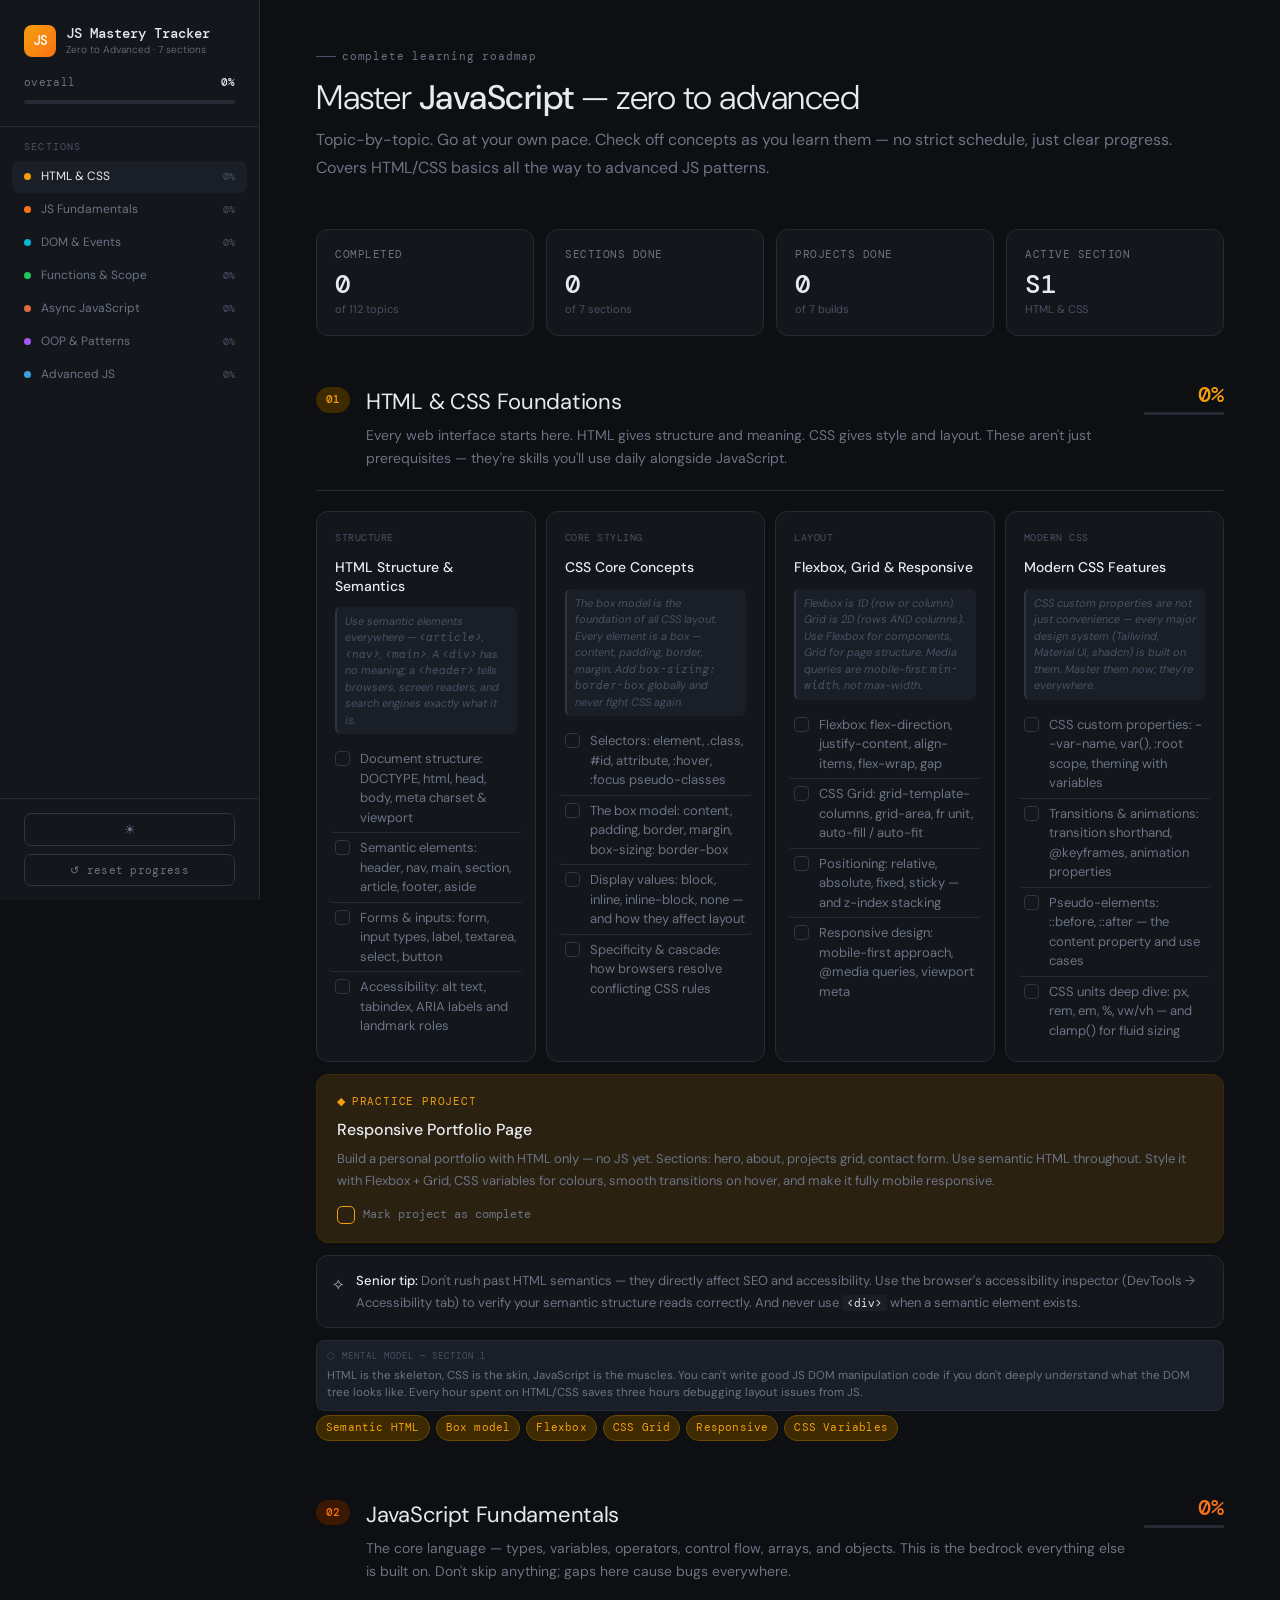
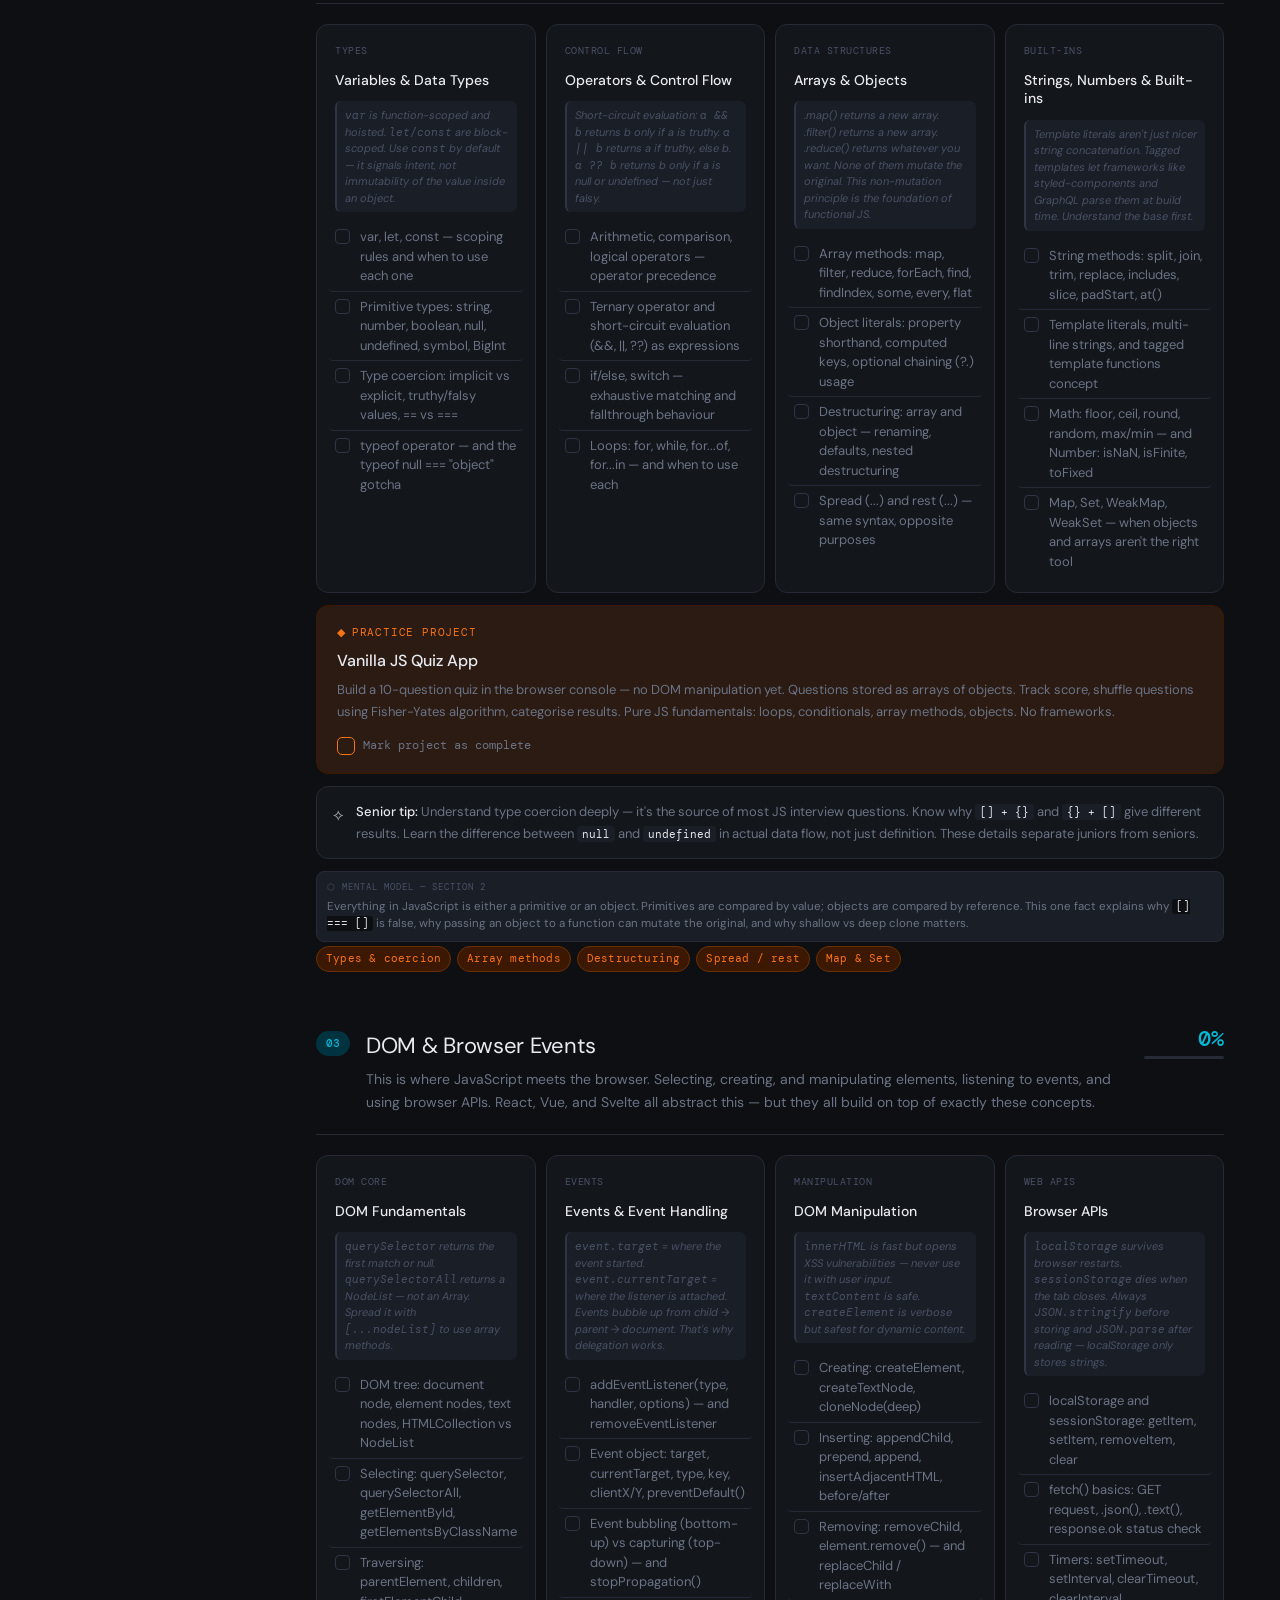
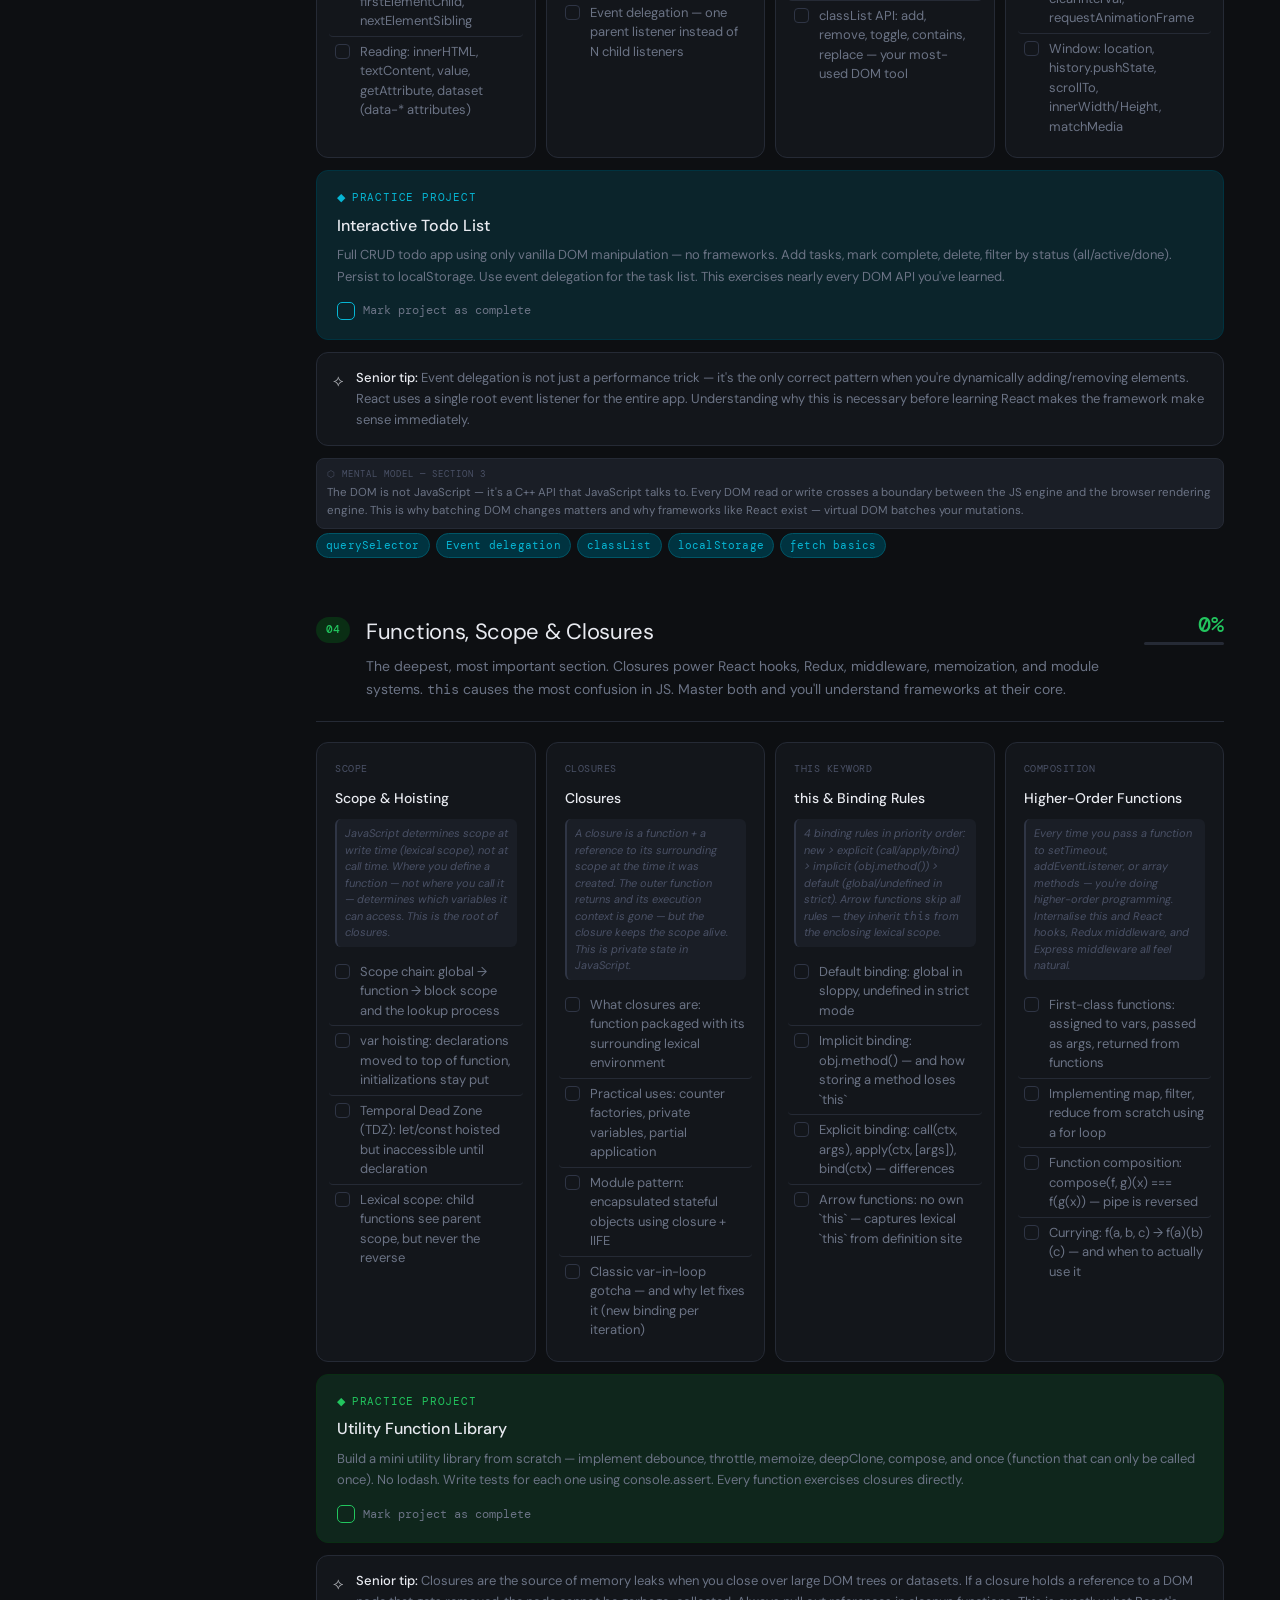
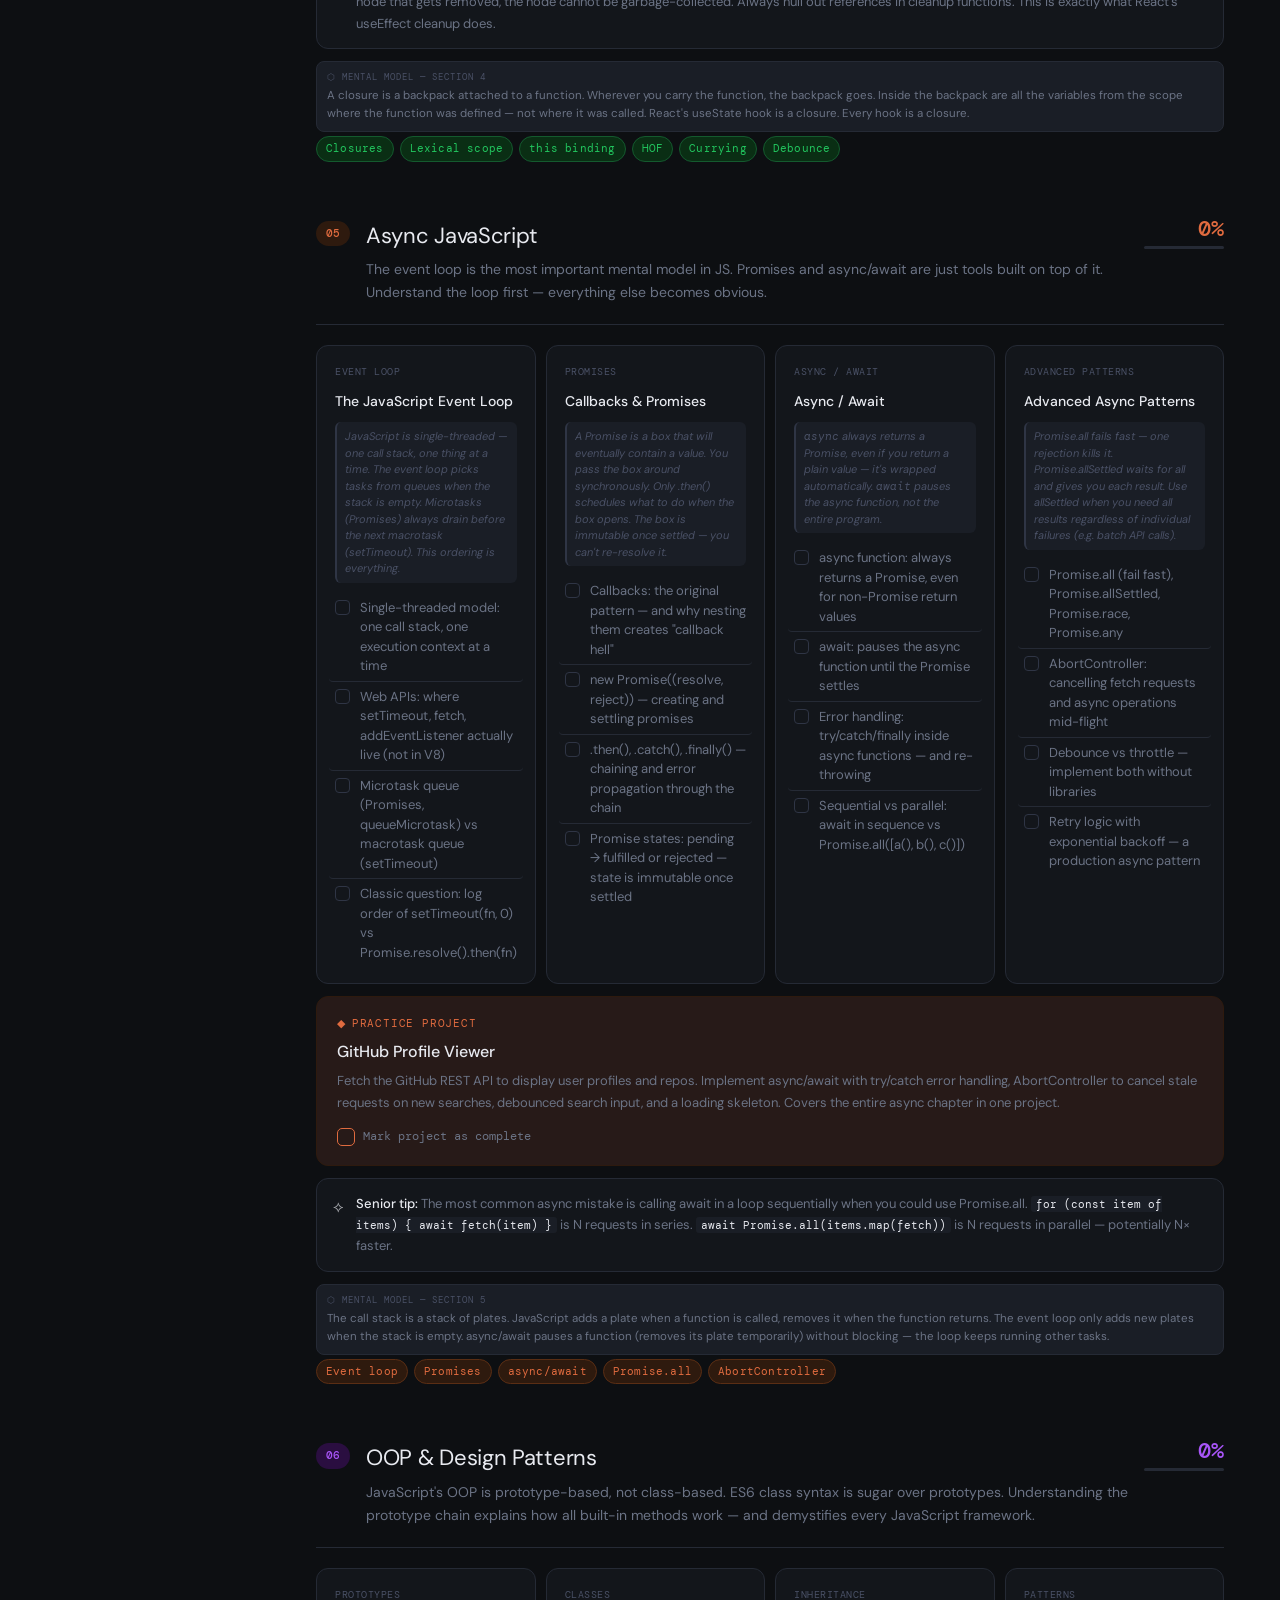
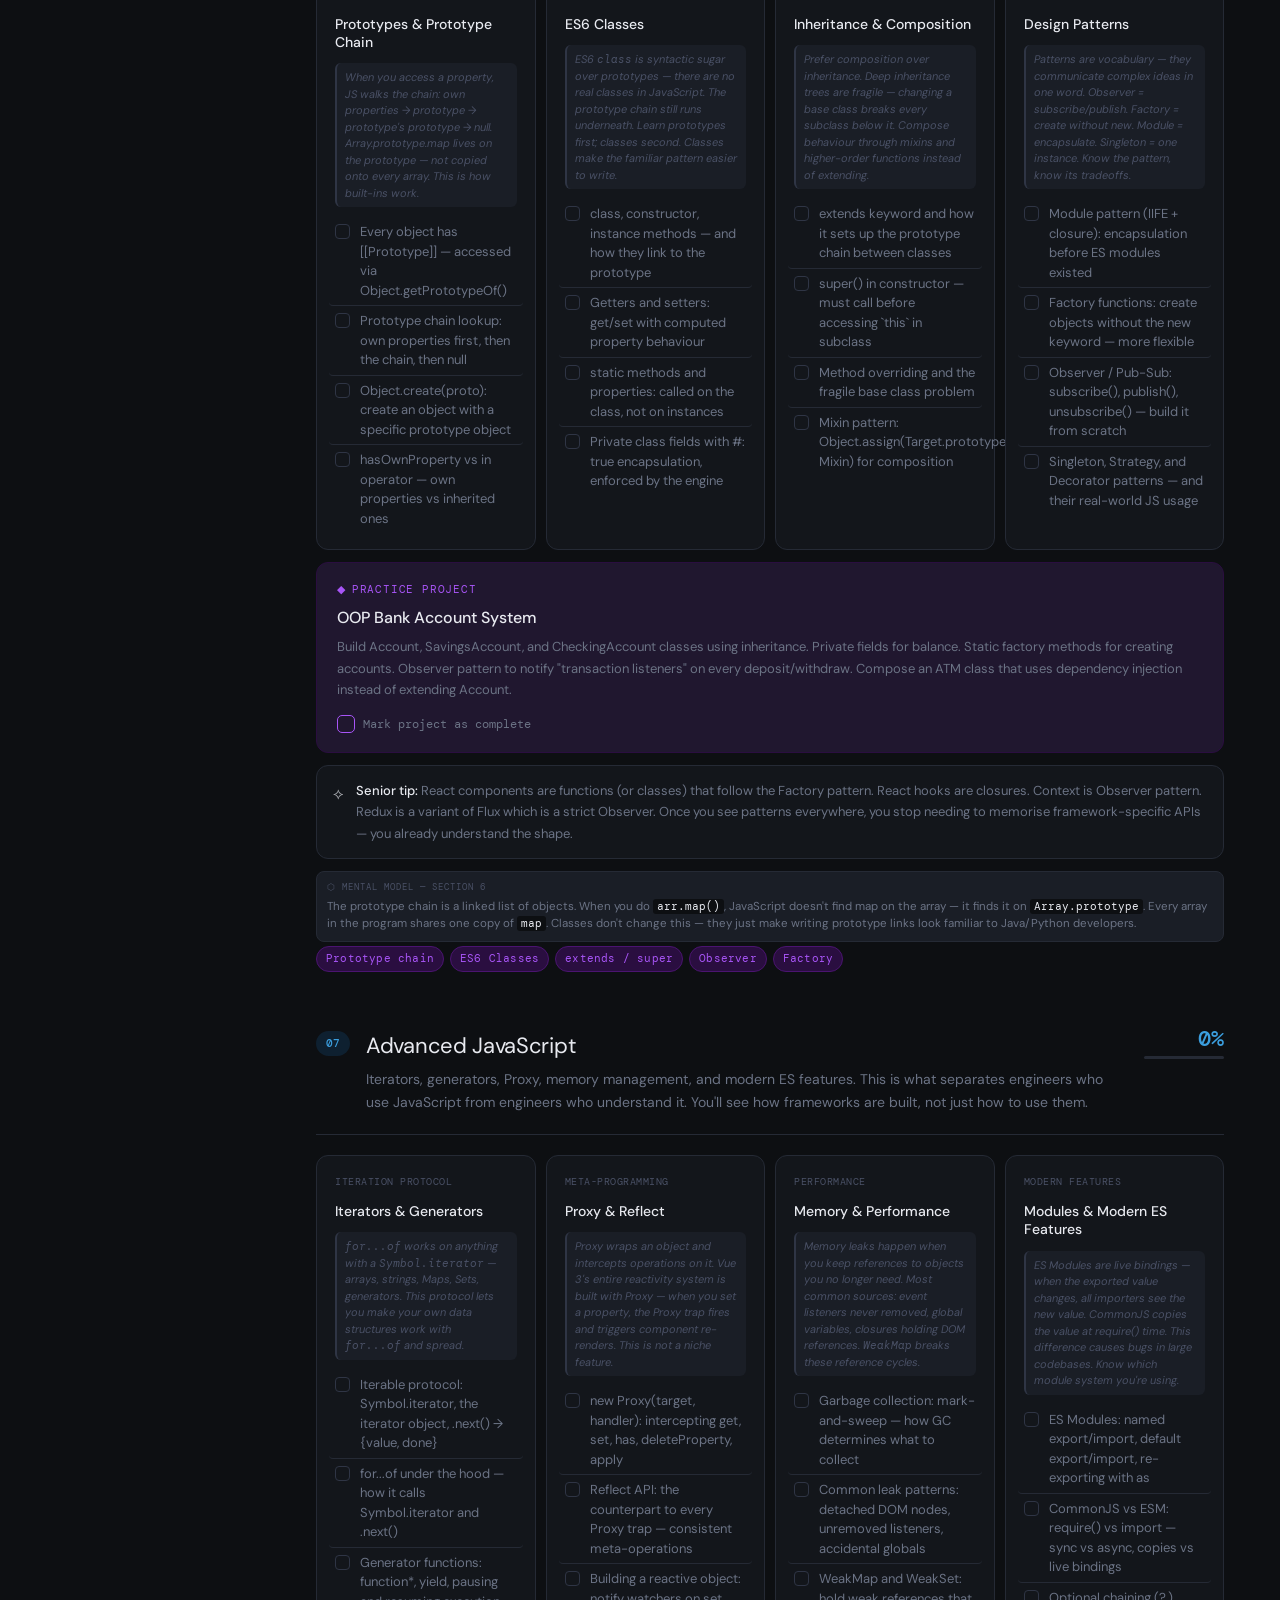
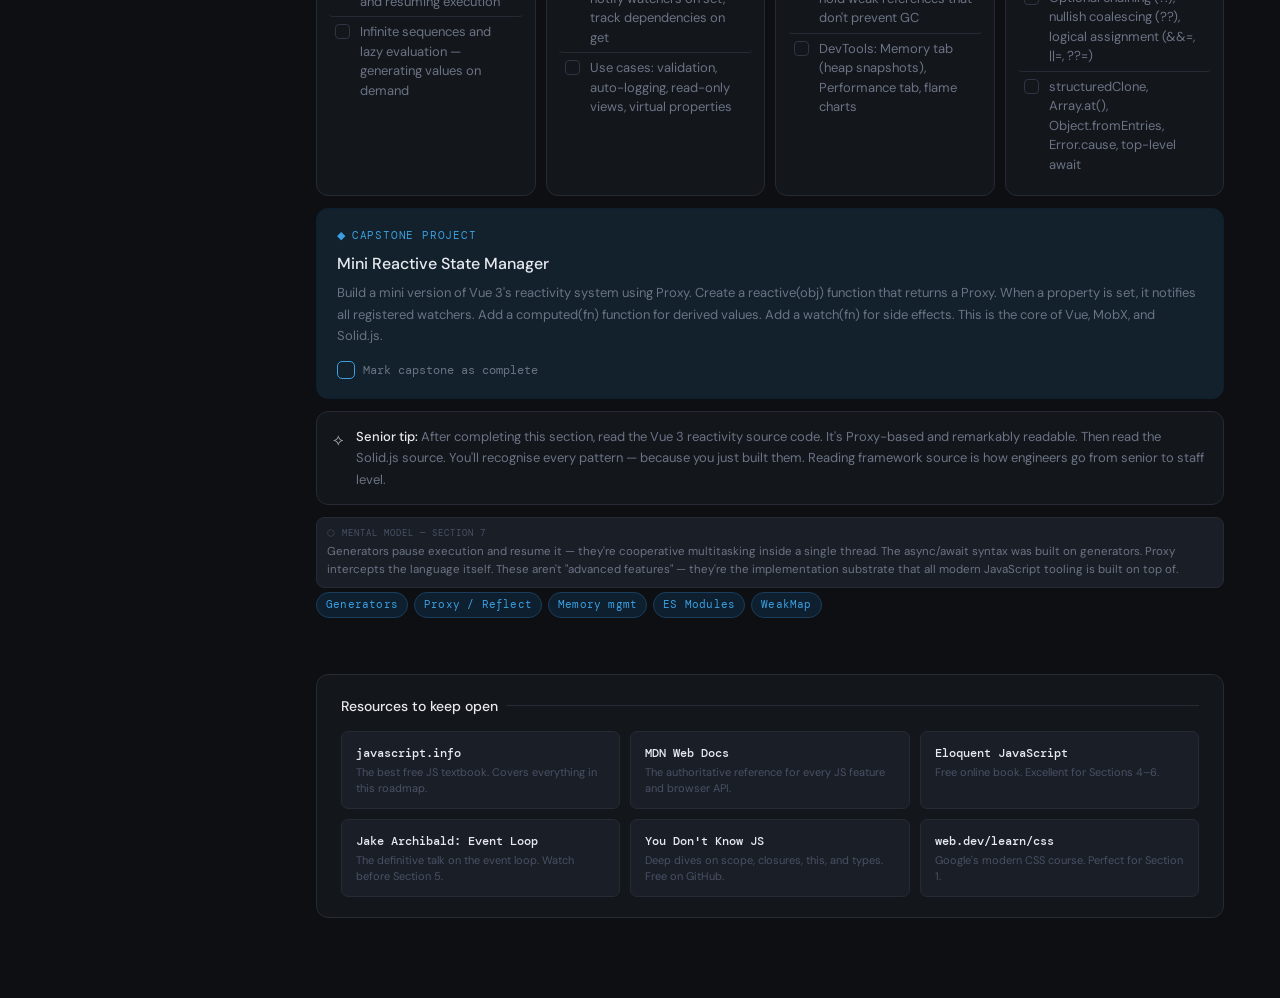
<file: javascript.html>
<!DOCTYPE html>
<html lang="en">
<head>
<meta charset="UTF-8">
<meta name="viewport" content="width=device-width, initial-scale=1.0">
<title>JavaScript Mastery — Complete Roadmap Tracker</title>
<link rel="preconnect" href="https://fonts.googleapis.com">
<link href="https://fonts.googleapis.com/css2?family=DM+Mono:ital,wght@0,300;0,400;0,500;1,300&family=DM+Sans:ital,opsz,wght@0,9..40,300;0,9..40,400;0,9..40,500;1,9..40,300&display=swap" rel="stylesheet">
<style>
  :root {
    --bg:       #0d0f12;
    --bg2:      #13161b;
    --bg3:      #1a1e26;
    --border:   #252a35;
    --border2:  #2f3545;
    --text:     #e8eaf0;
    --muted:    #6b7385;
    --muted2:   #4a5166;
    --s1:       #f59e0b;
    --s1-dim:   #3d2a00;
    --s1-glow:  #f59e0b20;
    --s2:       #f97316;
    --s2-dim:   #3d1800;
    --s2-glow:  #f9731620;
    --s3:       #06b6d4;
    --s3-dim:   #003340;
    --s3-glow:  #06b6d420;
    --s4:       #22c55e;
    --s4-dim:   #0a2e14;
    --s4-glow:  #22c55e20;
    --s5:       #e06b3f;
    --s5-dim:   #2e1a0e;
    --s5-glow:  #e06b3f20;
    --s6:       #a855f7;
    --s6-dim:   #2a0e40;
    --s6-glow:  #a855f720;
    --s7:       #3b9ede;
    --s7-dim:   #0e2030;
    --s7-glow:  #3b9ede20;
    --radius:   12px;
    --radius-sm: 7px;
    --mono: 'DM Mono', monospace;
    --sans: 'DM Sans', sans-serif;
  }

  html.light {
    --bg:       #f3f4f8;
    --bg2:      #ffffff;
    --bg3:      #eaecf2;
    --border:   #dde1ec;
    --border2:  #c8cedf;
    --text:     #1a1d27;
    --muted:    #5a6275;
    --muted2:   #9099b0;
    --s1-dim:   #fef3c7;
    --s1-glow:  #f59e0b14;
    --s2-dim:   #fff0e6;
    --s2-glow:  #f9731614;
    --s3-dim:   #e0f9ff;
    --s3-glow:  #06b6d414;
    --s4-dim:   #dcfce7;
    --s4-glow:  #22c55e14;
    --s5-dim:   #fdeee8;
    --s5-glow:  #e06b3f14;
    --s6-dim:   #f3e8ff;
    --s6-glow:  #a855f714;
    --s7-dim:   #e3f2fd;
    --s7-glow:  #3b9ede14;
  }

  *, *::before, *::after { box-sizing: border-box; margin: 0; padding: 0; }
  html { scroll-behavior: smooth; }
  body {
    background: var(--bg);
    color: var(--text);
    font-family: var(--sans);
    font-size: 16px;
    line-height: 1.6;
    min-height: 100vh;
  }

  .layout { display: block; min-height: 100vh; }

  /* ── SIDEBAR ── */
  .sidebar {
    position: fixed;
    top: 0; left: 0;
    width: 260px;
    height: 100vh;
    background: var(--bg2);
    border-right: 1px solid var(--border);
    display: flex;
    flex-direction: column;
    overflow: hidden;
    z-index: 100;
  }

  .sidebar-top {
    padding: 24px 24px 18px;
    border-bottom: 1px solid var(--border);
  }

  .logo {
    display: flex;
    align-items: center;
    gap: 10px;
    margin-bottom: 16px;
  }

  .logo-icon {
    width: 32px; height: 32px;
    background: linear-gradient(135deg, #f59e0b, #f97316);
    border-radius: 8px;
    display: flex; align-items: center; justify-content: center;
    font-family: var(--mono);
    font-size: 13px;
    font-weight: 500;
    color: #fff;
    flex-shrink: 0;
    letter-spacing: -0.5px;
  }

  .logo-text {
    font-family: var(--mono);
    font-size: 14px;
    font-weight: 500;
    color: var(--text);
    line-height: 1.3;
  }

  .logo-sub {
    font-size: 10px;
    color: var(--muted);
    font-weight: 300;
  }

  .overall-progress { margin-bottom: 4px; }

  .progress-row {
    display: flex;
    justify-content: space-between;
    align-items: center;
    margin-bottom: 8px;
  }

  .progress-label {
    font-size: 11px;
    color: var(--muted);
    font-family: var(--mono);
    letter-spacing: .3px;
  }

  .progress-pct {
    font-size: 11px;
    font-family: var(--mono);
    font-weight: 500;
    color: var(--text);
  }

  .progress-track {
    height: 4px;
    background: var(--border);
    border-radius: 2px;
    overflow: hidden;
  }

  .progress-fill {
    height: 100%;
    border-radius: 2px;
    background: linear-gradient(90deg, var(--s1), var(--s3), var(--s6), var(--s7));
    transition: width 0.5s cubic-bezier(.4,0,.2,1);
  }

  /* sidebar nav */
  .sidebar-nav {
    flex: 1;
    padding: 12px 12px;
    overflow-y: auto;
    scrollbar-width: thin;
  }

  .nav-label {
    font-size: 10px;
    font-family: var(--mono);
    letter-spacing: 1.2px;
    color: var(--muted2);
    text-transform: uppercase;
    padding: 0 12px;
    margin-bottom: 6px;
  }

  .nav-item {
    display: flex;
    align-items: center;
    gap: 10px;
    padding: 8px 12px;
    border-radius: var(--radius-sm);
    cursor: pointer;
    transition: background .15s;
    text-decoration: none;
    color: var(--muted);
    font-size: 13px;
    position: relative;
    margin-bottom: 1px;
  }

  .nav-item:hover { background: var(--bg3); color: var(--text); }
  .nav-item.active { background: var(--bg3); color: var(--text); }

  .nav-dot {
    width: 7px; height: 7px;
    border-radius: 50%;
    flex-shrink: 0;
  }

  .nav-week-title {
    flex: 1;
    font-size: 12px;
    line-height: 1.3;
  }

  .nav-mini-progress {
    font-family: var(--mono);
    font-size: 10px;
    color: var(--muted2);
  }

  .sidebar-footer {
    padding: 14px 24px;
    border-top: 1px solid var(--border);
  }

  .reset-btn {
    width: 100%;
    padding: 8px;
    background: transparent;
    border: 1px solid var(--border2);
    border-radius: var(--radius-sm);
    color: var(--muted);
    font-family: var(--mono);
    font-size: 11px;
    cursor: pointer;
    transition: all .15s;
    letter-spacing: .3px;
  }

  .reset-btn:hover {
    border-color: #e06b3f66;
    color: var(--s5);
    background: var(--s5-glow);
  }

  /* ── MAIN ── */
  .main {
    margin-left: 260px;
    padding: 48px 56px 80px;
    min-height: 100vh;
  }

  .main-inner { width: 100%; }

  .page-header { margin-bottom: 48px; }

  .page-tag {
    font-family: var(--mono);
    font-size: 11px;
    color: var(--muted);
    letter-spacing: .8px;
    margin-bottom: 12px;
    display: flex;
    align-items: center;
    gap: 6px;
  }

  .page-tag::before {
    content: '';
    display: inline-block;
    width: 20px; height: 1px;
    background: var(--muted2);
  }

  .page-title {
    font-size: 34px;
    font-weight: 300;
    color: var(--text);
    line-height: 1.2;
    margin-bottom: 8px;
    letter-spacing: -0.5px;
  }

  .page-title strong { font-weight: 500; }

  .page-desc {
    font-size: 16px;
    color: var(--muted);
    line-height: 1.7;
  }

  /* ── STATS ROW ── */
  .stats-row {
    display: grid;
    grid-template-columns: repeat(4, minmax(0, 1fr));
    gap: 12px;
    margin-bottom: 48px;
  }

  .stat-card {
    background: var(--bg2);
    border: 1px solid var(--border);
    border-radius: var(--radius);
    padding: 16px 18px;
    transition: border-color .2s;
  }

  .stat-card:hover { border-color: var(--border2); }

  .stat-label {
    font-size: 11px;
    font-family: var(--mono);
    color: var(--muted);
    letter-spacing: .5px;
    text-transform: uppercase;
    margin-bottom: 8px;
  }

  .stat-value {
    font-size: 26px;
    font-weight: 500;
    font-family: var(--mono);
    color: var(--text);
    line-height: 1;
    margin-bottom: 4px;
  }

  .stat-sub { font-size: 11px; color: var(--muted2); }

  /* ── SECTION ── */
  .week-section {
    margin-bottom: 56px;
    scroll-margin-top: 32px;
  }

  .week-header {
    display: flex;
    align-items: flex-start;
    gap: 16px;
    margin-bottom: 20px;
    padding-bottom: 20px;
    border-bottom: 1px solid var(--border);
  }

  .week-num {
    font-family: var(--mono);
    font-size: 11px;
    font-weight: 500;
    padding: 4px 10px;
    border-radius: 20px;
    flex-shrink: 0;
    margin-top: 3px;
  }

  .week-header-text { flex: 1; }

  .week-title {
    font-size: 22px;
    font-weight: 400;
    color: var(--text);
    margin-bottom: 5px;
    letter-spacing: -0.3px;
  }

  .week-desc {
    font-size: 14px;
    color: var(--muted);
    line-height: 1.65;
  }

  .week-progress-wrap {
    display: flex;
    flex-direction: column;
    align-items: flex-end;
    gap: 6px;
    flex-shrink: 0;
  }

  .week-pct {
    font-family: var(--mono);
    font-size: 22px;
    font-weight: 500;
    line-height: 1;
  }

  .week-track {
    width: 80px;
    height: 3px;
    background: var(--border);
    border-radius: 2px;
    overflow: hidden;
  }

  .week-fill {
    height: 100%;
    border-radius: 2px;
    transition: width .4s cubic-bezier(.4,0,.2,1);
  }

  /* ── CARDS GRID ── */
  .days-grid {
    display: grid;
    grid-template-columns: repeat(4, minmax(0, 1fr));
    gap: 10px;
    margin-bottom: 12px;
  }

  .day-card {
    background: var(--bg2);
    border: 1px solid var(--border);
    border-radius: var(--radius);
    padding: 16px 18px;
    transition: border-color .2s;
  }

  .day-card:hover { border-color: var(--border2); }

  .day-meta {
    display: flex;
    align-items: center;
    justify-content: space-between;
    margin-bottom: 10px;
  }

  .day-label {
    font-family: var(--mono);
    font-size: 10px;
    color: var(--muted2);
    letter-spacing: .5px;
    text-transform: uppercase;
  }

  .day-done-badge {
    font-size: 10px;
    font-family: var(--mono);
    padding: 2px 7px;
    border-radius: 20px;
    opacity: 0;
    transition: opacity .2s;
  }

  .day-done-badge.visible { opacity: 1; }

  .day-title {
    font-size: 14px;
    font-weight: 500;
    color: var(--text);
    margin-bottom: 12px;
    line-height: 1.3;
  }

  .topic-list { list-style: none; }

  .topic-item {
    display: flex;
    align-items: flex-start;
    gap: 10px;
    border-bottom: 1px solid var(--border);
    cursor: pointer;
    transition: background .1s;
    border-radius: 4px;
    padding: 5px 6px;
    margin: 0 -6px;
  }

  .topic-item:last-child { border-bottom: none; }
  .topic-item:hover { background: var(--bg3); }

  .topic-cb {
    width: 15px; height: 15px;
    border: 1.5px solid var(--border2);
    border-radius: 4px;
    flex-shrink: 0;
    display: flex; align-items: center; justify-content: center;
    margin-top: 2px;
    transition: all .15s;
    background: transparent;
  }

  .topic-item.checked .topic-cb { border-color: transparent; }

  .topic-item.checked .topic-cb::after {
    content: '';
    display: block;
    width: 8px; height: 6px;
    border-left: 1.5px solid #fff;
    border-bottom: 1.5px solid #fff;
    transform: rotate(-45deg) translate(1px, -1px);
  }

  .topic-text {
    font-size: 13px;
    color: var(--muted);
    line-height: 1.5;
    transition: color .15s;
    flex: 1;
  }

  .topic-item.checked .topic-text {
    color: var(--muted2);
    text-decoration: line-through;
    text-decoration-color: var(--muted2);
  }

  /* ── PROJECT CARD ── */
  .project-card {
    border-radius: var(--radius);
    padding: 18px 20px;
    margin-bottom: 12px;
    border: 1px solid;
    position: relative;
    overflow: hidden;
  }

  .project-card::before {
    content: '';
    position: absolute;
    top: 0; right: 0;
    width: 120px; height: 120px;
    border-radius: 50%;
    opacity: .06;
    transform: translate(30px, -30px);
  }

  .project-tag {
    font-family: var(--mono);
    font-size: 11px;
    letter-spacing: .8px;
    text-transform: uppercase;
    margin-bottom: 6px;
    display: flex;
    align-items: center;
    gap: 6px;
  }

  .project-name {
    font-size: 16px;
    font-weight: 500;
    color: var(--text);
    margin-bottom: 6px;
  }

  .project-desc {
    font-size: 13px;
    color: var(--muted);
    line-height: 1.65;
    margin-bottom: 14px;
  }

  .project-check {
    display: flex;
    align-items: center;
    gap: 8px;
    cursor: pointer;
    user-select: none;
  }

  .project-cb {
    width: 18px; height: 18px;
    border-radius: 5px;
    border: 1.5px solid;
    display: flex; align-items: center; justify-content: center;
    transition: all .15s;
    flex-shrink: 0;
  }

  .project-cb.done::after {
    content: '';
    display: block;
    width: 9px; height: 7px;
    border-left: 2px solid #fff;
    border-bottom: 2px solid #fff;
    transform: rotate(-45deg) translate(1px, -1px);
  }

  .project-check-label {
    font-size: 12px;
    font-family: var(--mono);
    color: var(--muted);
    transition: color .15s;
  }

  .project-check:hover .project-check-label { color: var(--text); }

  /* ── TIP CARD ── */
  .tip-card {
    background: var(--bg2);
    border: 1px solid var(--border);
    border-radius: var(--radius);
    padding: 14px 18px 14px 16px;
    display: flex;
    gap: 12px;
    align-items: flex-start;
    margin-bottom: 12px;
  }

  .tip-icon {
    font-size: 16px;
    flex-shrink: 0;
    margin-top: 1px;
    opacity: .7;
  }

  .tip-text {
    font-size: 13px;
    color: var(--muted);
    line-height: 1.65;
  }

  .tip-text strong { color: var(--text); font-weight: 500; }

  .tip-text code {
    font-family: var(--mono);
    font-size: 11px;
    background: var(--bg3);
    padding: 1px 5px;
    border-radius: 3px;
    color: var(--text);
  }

  /* ── PILLS ── */
  .pills-row {
    display: flex;
    flex-wrap: wrap;
    gap: 6px;
    margin-top: 4px;
  }

  .skill-pill {
    font-family: var(--mono);
    font-size: 11px;
    padding: 3px 9px;
    border-radius: 20px;
    border: 1px solid;
    letter-spacing: .2px;
  }

  /* ── RESOURCES ── */
  .resources-section {
    background: var(--bg2);
    border: 1px solid var(--border);
    border-radius: var(--radius);
    padding: 20px 24px;
    margin-top: 40px;
  }

  .resources-title {
    font-size: 14px;
    font-weight: 500;
    color: var(--text);
    margin-bottom: 14px;
    display: flex;
    align-items: center;
    gap: 8px;
  }

  .resources-title::after {
    content: '';
    flex: 1;
    height: 1px;
    background: var(--border);
  }

  .resources-grid {
    display: grid;
    grid-template-columns: repeat(3, minmax(0, 1fr));
    gap: 10px;
  }

  .resource-item {
    background: var(--bg3);
    border: 1px solid var(--border);
    border-radius: var(--radius-sm);
    padding: 12px 14px;
    text-decoration: none;
    display: block;
    transition: border-color .15s;
  }

  .resource-item:hover { border-color: var(--border2); }

  .resource-name {
    font-size: 12px;
    font-weight: 500;
    color: var(--text);
    margin-bottom: 2px;
    font-family: var(--mono);
  }

  .resource-desc {
    font-size: 11px;
    color: var(--muted2);
    line-height: 1.4;
  }

  /* ── CELEBRATE ── */
  .celebrate-bar {
    display: none;
    align-items: center;
    gap: 10px;
    padding: 10px 16px;
    background: var(--bg2);
    border: 1px solid var(--border2);
    border-radius: var(--radius);
    margin-bottom: 16px;
    font-size: 12px;
    color: var(--muted);
    animation: fadeSlide .3s ease;
  }

  .celebrate-bar.show { display: flex; }

  @keyframes fadeSlide {
    from { opacity: 0; transform: translateY(-6px); }
    to   { opacity: 1; transform: translateY(0); }
  }

  /* ── THEME BTN ── */
  .theme-btn {
    width: 100%;
    padding: 8px;
    background: transparent;
    border: 1px solid var(--border2);
    border-radius: var(--radius-sm);
    color: var(--muted);
    font-size: 13px;
    cursor: pointer;
    transition: all .15s;
    display: flex; align-items: center; justify-content: center; gap: 6px;
  }

  .theme-btn:hover {
    border-color: var(--s7);
    color: var(--s7);
    background: var(--s7-glow);
  }

  /* ── DAY HINT ── */
  .day-hint {
    font-size: 11px;
    color: var(--muted2);
    line-height: 1.5;
    margin-bottom: 10px;
    padding: 6px 8px;
    background: var(--bg3);
    border-radius: 6px;
    border-left: 2px solid var(--border2);
    font-style: italic;
  }

  /* ── MENTAL MODEL ── */
  .mental-model {
    margin-top: 10px;
    padding: 8px 10px;
    background: var(--bg3);
    border-radius: 8px;
    border: 1px solid var(--border);
  }

  .mental-model-label {
    font-size: 9px;
    font-family: var(--mono);
    letter-spacing: 1px;
    text-transform: uppercase;
    color: var(--muted2);
    margin-bottom: 3px;
  }

  .mental-model-text {
    font-size: 11.5px;
    color: var(--muted);
    line-height: 1.55;
  }

  .mental-model-text code {
    font-family: var(--mono);
    font-size: 10.5px;
    background: var(--bg);
    padding: 1px 4px;
    border-radius: 3px;
    color: var(--text);
  }

  /* ── SCROLLBAR ── */
  ::-webkit-scrollbar { width: 4px; }
  ::-webkit-scrollbar-track { background: transparent; }
  ::-webkit-scrollbar-thumb { background: var(--border2); border-radius: 2px; }
  html.light ::-webkit-scrollbar-thumb { background: var(--border2); }

  /* ── RESPONSIVE ── */
  @media (max-width: 1200px) {
    .days-grid { grid-template-columns: repeat(2, minmax(0, 1fr)); }
    .main { padding: 40px 40px 80px; }
  }

  @media (max-width: 900px) {
    .sidebar { position: static; width: 100%; height: auto; border-right: none; border-bottom: 1px solid var(--border); }
    .main { margin-left: 0; padding: 28px 28px 60px; }
    .days-grid { grid-template-columns: repeat(2, minmax(0, 1fr)); }
    .stats-row { grid-template-columns: repeat(2, minmax(0, 1fr)); }
    .resources-grid { grid-template-columns: repeat(2, minmax(0, 1fr)); }
  }

  @media (max-width: 560px) {
    .main { padding: 20px 16px 60px; }
    .days-grid { grid-template-columns: 1fr; }
    .stats-row { grid-template-columns: 1fr 1fr; }
    .resources-grid { grid-template-columns: 1fr; }
    .week-header { flex-wrap: wrap; gap: 10px; }
    .week-progress-wrap { flex-direction: row; align-items: center; gap: 10px; }
    .page-title { font-size: 26px; }
  }
</style>
</head>
<body>
<div class="layout">

  <!-- ═══ SIDEBAR ═══ -->
  <aside class="sidebar">
    <div class="sidebar-top">
      <div class="logo">
        <div class="logo-icon">JS</div>
        <div>
          <div class="logo-text">JS Mastery Tracker</div>
          <div class="logo-sub">Zero to Advanced · 7 sections</div>
        </div>
      </div>
      <div class="overall-progress">
        <div class="progress-row">
          <span class="progress-label">overall</span>
          <span class="progress-pct" id="overall-pct">0%</span>
        </div>
        <div class="progress-track">
          <div class="progress-fill" id="overall-fill" style="width:0%"></div>
        </div>
      </div>
    </div>

    <nav class="sidebar-nav">
      <div class="nav-label">Sections</div>
      <a class="nav-item active" href="#sec1">
        <div class="nav-dot" style="background:var(--s1)"></div>
        <div class="nav-week-title">HTML & CSS</div>
        <span class="nav-mini-progress" id="nav-pct-1">0%</span>
      </a>
      <a class="nav-item" href="#sec2">
        <div class="nav-dot" style="background:var(--s2)"></div>
        <div class="nav-week-title">JS Fundamentals</div>
        <span class="nav-mini-progress" id="nav-pct-2">0%</span>
      </a>
      <a class="nav-item" href="#sec3">
        <div class="nav-dot" style="background:var(--s3)"></div>
        <div class="nav-week-title">DOM & Events</div>
        <span class="nav-mini-progress" id="nav-pct-3">0%</span>
      </a>
      <a class="nav-item" href="#sec4">
        <div class="nav-dot" style="background:var(--s4)"></div>
        <div class="nav-week-title">Functions & Scope</div>
        <span class="nav-mini-progress" id="nav-pct-4">0%</span>
      </a>
      <a class="nav-item" href="#sec5">
        <div class="nav-dot" style="background:var(--s5)"></div>
        <div class="nav-week-title">Async JavaScript</div>
        <span class="nav-mini-progress" id="nav-pct-5">0%</span>
      </a>
      <a class="nav-item" href="#sec6">
        <div class="nav-dot" style="background:var(--s6)"></div>
        <div class="nav-week-title">OOP & Patterns</div>
        <span class="nav-mini-progress" id="nav-pct-6">0%</span>
      </a>
      <a class="nav-item" href="#sec7">
        <div class="nav-dot" style="background:var(--s7)"></div>
        <div class="nav-week-title">Advanced JS</div>
        <span class="nav-mini-progress" id="nav-pct-7">0%</span>
      </a>
    </nav>

    <div class="sidebar-footer">
      <div style="display:flex;gap:8px;margin-bottom:8px;">
        <button class="theme-btn" onclick="toggleTheme()">
          <span id="theme-icon">☀</span>
        </button>
      </div>
      <button class="reset-btn" onclick="resetAll()">↺ reset progress</button>
    </div>
  </aside>

  <!-- ═══ MAIN ═══ -->
  <main class="main">
  <div class="main-inner">

    <header class="page-header">
      <div class="page-tag">complete learning roadmap</div>
      <h1 class="page-title">Master <strong>JavaScript</strong> — zero to advanced</h1>
      <p class="page-desc">Topic-by-topic. Go at your own pace. Check off concepts as you learn them — no strict schedule, just clear progress. Covers HTML/CSS basics all the way to advanced JS patterns.</p>
    </header>

    <div class="stats-row">
      <div class="stat-card">
        <div class="stat-label">completed</div>
        <div class="stat-value" id="stat-done">0</div>
        <div class="stat-sub">of <span id="stat-total">112</span> topics</div>
      </div>
      <div class="stat-card">
        <div class="stat-label">sections done</div>
        <div class="stat-value" id="stat-sections">0</div>
        <div class="stat-sub">of 7 sections</div>
      </div>
      <div class="stat-card">
        <div class="stat-label">projects done</div>
        <div class="stat-value" id="stat-projects">0</div>
        <div class="stat-sub">of 7 builds</div>
      </div>
      <div class="stat-card">
        <div class="stat-label">active section</div>
        <div class="stat-value" id="stat-active">S1</div>
        <div class="stat-sub" id="stat-active-name">HTML & CSS</div>
      </div>
    </div>

    <div class="celebrate-bar" id="celebrate-bar">
      <span id="celebrate-msg">🎉 Section complete!</span>
    </div>

    <!-- ══════════════════════════════════════ -->
    <!-- SECTION 1: HTML & CSS Foundations     -->
    <!-- ══════════════════════════════════════ -->
    <section class="week-section" id="sec1">
      <div class="week-header">
        <span class="week-num" style="background:var(--s1-dim);color:var(--s1)">01</span>
        <div class="week-header-text">
          <h2 class="week-title">HTML & CSS Foundations</h2>
          <p class="week-desc">Every web interface starts here. HTML gives structure and meaning. CSS gives style and layout. These aren't just prerequisites — they're skills you'll use daily alongside JavaScript.</p>
        </div>
        <div class="week-progress-wrap">
          <span class="week-pct" id="wpct-1" style="color:var(--s1)">0%</span>
          <div class="week-track"><div class="week-fill" id="wfill-1" style="background:var(--s1);width:0%"></div></div>
        </div>
      </div>

      <div class="days-grid">
        <div class="day-card">
          <div class="day-meta">
            <span class="day-label">structure</span>
            <span class="day-done-badge" id="badge-s1c1" style="background:var(--s1-dim);color:var(--s1)">done ✓</span>
          </div>
          <div class="day-title">HTML Structure & Semantics</div>
          <div class="day-hint">Use semantic elements everywhere — <code style="font-family:DM Mono,monospace;font-size:11px">&lt;article&gt;</code>, <code style="font-family:DM Mono,monospace;font-size:11px">&lt;nav&gt;</code>, <code style="font-family:DM Mono,monospace;font-size:11px">&lt;main&gt;</code>. A <code style="font-family:DM Mono,monospace;font-size:11px">&lt;div&gt;</code> has no meaning; a <code style="font-family:DM Mono,monospace;font-size:11px">&lt;header&gt;</code> tells browsers, screen readers, and search engines exactly what it is.</div>
          <ul class="topic-list">
            <li class="topic-item" onclick="toggle(this)" data-id="s1-c1-t1"><div class="topic-cb"></div><span class="topic-text">Document structure: DOCTYPE, html, head, body, meta charset & viewport</span></li>
            <li class="topic-item" onclick="toggle(this)" data-id="s1-c1-t2"><div class="topic-cb"></div><span class="topic-text">Semantic elements: header, nav, main, section, article, footer, aside</span></li>
            <li class="topic-item" onclick="toggle(this)" data-id="s1-c1-t3"><div class="topic-cb"></div><span class="topic-text">Forms & inputs: form, input types, label, textarea, select, button</span></li>
            <li class="topic-item" onclick="toggle(this)" data-id="s1-c1-t4"><div class="topic-cb"></div><span class="topic-text">Accessibility: alt text, tabindex, ARIA labels and landmark roles</span></li>
          </ul>
        </div>

        <div class="day-card">
          <div class="day-meta">
            <span class="day-label">core styling</span>
            <span class="day-done-badge" id="badge-s1c2" style="background:var(--s1-dim);color:var(--s1)">done ✓</span>
          </div>
          <div class="day-title">CSS Core Concepts</div>
          <div class="day-hint">The box model is the foundation of all CSS layout. Every element is a box — content, padding, border, margin. Add <code style="font-family:DM Mono,monospace;font-size:11px">box-sizing: border-box</code> globally and never fight CSS again.</div>
          <ul class="topic-list">
            <li class="topic-item" onclick="toggle(this)" data-id="s1-c2-t1"><div class="topic-cb"></div><span class="topic-text">Selectors: element, .class, #id, attribute, :hover, :focus pseudo-classes</span></li>
            <li class="topic-item" onclick="toggle(this)" data-id="s1-c2-t2"><div class="topic-cb"></div><span class="topic-text">The box model: content, padding, border, margin, box-sizing: border-box</span></li>
            <li class="topic-item" onclick="toggle(this)" data-id="s1-c2-t3"><div class="topic-cb"></div><span class="topic-text">Display values: block, inline, inline-block, none — and how they affect layout</span></li>
            <li class="topic-item" onclick="toggle(this)" data-id="s1-c2-t4"><div class="topic-cb"></div><span class="topic-text">Specificity & cascade: how browsers resolve conflicting CSS rules</span></li>
          </ul>
        </div>

        <div class="day-card">
          <div class="day-meta">
            <span class="day-label">layout</span>
            <span class="day-done-badge" id="badge-s1c3" style="background:var(--s1-dim);color:var(--s1)">done ✓</span>
          </div>
          <div class="day-title">Flexbox, Grid & Responsive</div>
          <div class="day-hint">Flexbox is 1D (row or column). Grid is 2D (rows AND columns). Use Flexbox for components, Grid for page structure. Media queries are mobile-first: <code style="font-family:DM Mono,monospace;font-size:11px">min-width</code>, not max-width.</div>
          <ul class="topic-list">
            <li class="topic-item" onclick="toggle(this)" data-id="s1-c3-t1"><div class="topic-cb"></div><span class="topic-text">Flexbox: flex-direction, justify-content, align-items, flex-wrap, gap</span></li>
            <li class="topic-item" onclick="toggle(this)" data-id="s1-c3-t2"><div class="topic-cb"></div><span class="topic-text">CSS Grid: grid-template-columns, grid-area, fr unit, auto-fill / auto-fit</span></li>
            <li class="topic-item" onclick="toggle(this)" data-id="s1-c3-t3"><div class="topic-cb"></div><span class="topic-text">Positioning: relative, absolute, fixed, sticky — and z-index stacking</span></li>
            <li class="topic-item" onclick="toggle(this)" data-id="s1-c3-t4"><div class="topic-cb"></div><span class="topic-text">Responsive design: mobile-first approach, @media queries, viewport meta</span></li>
          </ul>
        </div>

        <div class="day-card">
          <div class="day-meta">
            <span class="day-label">modern css</span>
            <span class="day-done-badge" id="badge-s1c4" style="background:var(--s1-dim);color:var(--s1)">done ✓</span>
          </div>
          <div class="day-title">Modern CSS Features</div>
          <div class="day-hint">CSS custom properties are not just convenience — every major design system (Tailwind, Material UI, shadcn) is built on them. Master them now; they're everywhere.</div>
          <ul class="topic-list">
            <li class="topic-item" onclick="toggle(this)" data-id="s1-c4-t1"><div class="topic-cb"></div><span class="topic-text">CSS custom properties: --var-name, var(), :root scope, theming with variables</span></li>
            <li class="topic-item" onclick="toggle(this)" data-id="s1-c4-t2"><div class="topic-cb"></div><span class="topic-text">Transitions & animations: transition shorthand, @keyframes, animation properties</span></li>
            <li class="topic-item" onclick="toggle(this)" data-id="s1-c4-t3"><div class="topic-cb"></div><span class="topic-text">Pseudo-elements: ::before, ::after — the content property and use cases</span></li>
            <li class="topic-item" onclick="toggle(this)" data-id="s1-c4-t4"><div class="topic-cb"></div><span class="topic-text">CSS units deep dive: px, rem, em, %, vw/vh — and clamp() for fluid sizing</span></li>
          </ul>
        </div>
      </div>

      <div class="project-card" style="background:var(--s1-glow);border-color:var(--s1-dim)">
        <div class="project-tag" style="color:var(--s1)"><span>◆</span> Practice Project</div>
        <div class="project-name">Responsive Portfolio Page</div>
        <div class="project-desc">Build a personal portfolio with HTML only — no JS yet. Sections: hero, about, projects grid, contact form. Use semantic HTML throughout. Style it with Flexbox + Grid, CSS variables for colours, smooth transitions on hover, and make it fully mobile responsive.</div>
        <div class="project-check" onclick="toggleProject('proj-s1')">
          <div class="project-cb" id="proj-s1" style="border-color:var(--s1)"></div>
          <span class="project-check-label">Mark project as complete</span>
        </div>
      </div>

      <div class="tip-card">
        <span class="tip-icon">⟡</span>
        <p class="tip-text"><strong>Senior tip:</strong> Don't rush past HTML semantics — they directly affect SEO and accessibility. Use the browser's accessibility inspector (DevTools → Accessibility tab) to verify your semantic structure reads correctly. And never use <code>&lt;div&gt;</code> when a semantic element exists.</p>
      </div>

      <div class="mental-model">
        <div class="mental-model-label">⬡ Mental Model — Section 1</div>
        <div class="mental-model-text">HTML is the skeleton, CSS is the skin, JavaScript is the muscles. You can't write good JS DOM manipulation code if you don't deeply understand what the DOM tree looks like. Every hour spent on HTML/CSS saves three hours debugging layout issues from JS.</div>
      </div>

      <div class="pills-row">
        <span class="skill-pill" style="background:var(--s1-dim);color:var(--s1);border-color:#6b4a00">Semantic HTML</span>
        <span class="skill-pill" style="background:var(--s1-dim);color:var(--s1);border-color:#6b4a00">Box model</span>
        <span class="skill-pill" style="background:var(--s1-dim);color:var(--s1);border-color:#6b4a00">Flexbox</span>
        <span class="skill-pill" style="background:var(--s1-dim);color:var(--s1);border-color:#6b4a00">CSS Grid</span>
        <span class="skill-pill" style="background:var(--s1-dim);color:var(--s1);border-color:#6b4a00">Responsive</span>
        <span class="skill-pill" style="background:var(--s1-dim);color:var(--s1);border-color:#6b4a00">CSS Variables</span>
      </div>
    </section>

    <!-- ══════════════════════════════════════ -->
    <!-- SECTION 2: JavaScript Fundamentals    -->
    <!-- ══════════════════════════════════════ -->
    <section class="week-section" id="sec2">
      <div class="week-header">
        <span class="week-num" style="background:var(--s2-dim);color:var(--s2)">02</span>
        <div class="week-header-text">
          <h2 class="week-title">JavaScript Fundamentals</h2>
          <p class="week-desc">The core language — types, variables, operators, control flow, arrays, and objects. This is the bedrock everything else is built on. Don't skip anything; gaps here cause bugs everywhere.</p>
        </div>
        <div class="week-progress-wrap">
          <span class="week-pct" id="wpct-2" style="color:var(--s2)">0%</span>
          <div class="week-track"><div class="week-fill" id="wfill-2" style="background:var(--s2);width:0%"></div></div>
        </div>
      </div>

      <div class="days-grid">
        <div class="day-card">
          <div class="day-meta">
            <span class="day-label">types</span>
            <span class="day-done-badge" id="badge-s2c1" style="background:var(--s2-dim);color:var(--s2)">done ✓</span>
          </div>
          <div class="day-title">Variables & Data Types</div>
          <div class="day-hint"><code style="font-family:DM Mono,monospace;font-size:11px">var</code> is function-scoped and hoisted. <code style="font-family:DM Mono,monospace;font-size:11px">let/const</code> are block-scoped. Use <code style="font-family:DM Mono,monospace;font-size:11px">const</code> by default — it signals intent, not immutability of the value inside an object.</div>
          <ul class="topic-list">
            <li class="topic-item" onclick="toggle(this)" data-id="s2-c1-t1"><div class="topic-cb"></div><span class="topic-text">var, let, const — scoping rules and when to use each one</span></li>
            <li class="topic-item" onclick="toggle(this)" data-id="s2-c1-t2"><div class="topic-cb"></div><span class="topic-text">Primitive types: string, number, boolean, null, undefined, symbol, BigInt</span></li>
            <li class="topic-item" onclick="toggle(this)" data-id="s2-c1-t3"><div class="topic-cb"></div><span class="topic-text">Type coercion: implicit vs explicit, truthy/falsy values, == vs ===</span></li>
            <li class="topic-item" onclick="toggle(this)" data-id="s2-c1-t4"><div class="topic-cb"></div><span class="topic-text">typeof operator — and the typeof null === "object" gotcha</span></li>
          </ul>
        </div>

        <div class="day-card">
          <div class="day-meta">
            <span class="day-label">control flow</span>
            <span class="day-done-badge" id="badge-s2c2" style="background:var(--s2-dim);color:var(--s2)">done ✓</span>
          </div>
          <div class="day-title">Operators & Control Flow</div>
          <div class="day-hint">Short-circuit evaluation: <code style="font-family:DM Mono,monospace;font-size:11px">a && b</code> returns b only if a is truthy. <code style="font-family:DM Mono,monospace;font-size:11px">a || b</code> returns a if truthy, else b. <code style="font-family:DM Mono,monospace;font-size:11px">a ?? b</code> returns b only if a is null or undefined — not just falsy.</div>
          <ul class="topic-list">
            <li class="topic-item" onclick="toggle(this)" data-id="s2-c2-t1"><div class="topic-cb"></div><span class="topic-text">Arithmetic, comparison, logical operators — operator precedence</span></li>
            <li class="topic-item" onclick="toggle(this)" data-id="s2-c2-t2"><div class="topic-cb"></div><span class="topic-text">Ternary operator and short-circuit evaluation (&&, ||, ??) as expressions</span></li>
            <li class="topic-item" onclick="toggle(this)" data-id="s2-c2-t3"><div class="topic-cb"></div><span class="topic-text">if/else, switch — exhaustive matching and fallthrough behaviour</span></li>
            <li class="topic-item" onclick="toggle(this)" data-id="s2-c2-t4"><div class="topic-cb"></div><span class="topic-text">Loops: for, while, for...of, for...in — and when to use each</span></li>
          </ul>
        </div>

        <div class="day-card">
          <div class="day-meta">
            <span class="day-label">data structures</span>
            <span class="day-done-badge" id="badge-s2c3" style="background:var(--s2-dim);color:var(--s2)">done ✓</span>
          </div>
          <div class="day-title">Arrays & Objects</div>
          <div class="day-hint">.map() returns a new array. .filter() returns a new array. .reduce() returns whatever you want. None of them mutate the original. This non-mutation principle is the foundation of functional JS.</div>
          <ul class="topic-list">
            <li class="topic-item" onclick="toggle(this)" data-id="s2-c3-t1"><div class="topic-cb"></div><span class="topic-text">Array methods: map, filter, reduce, forEach, find, findIndex, some, every, flat</span></li>
            <li class="topic-item" onclick="toggle(this)" data-id="s2-c3-t2"><div class="topic-cb"></div><span class="topic-text">Object literals: property shorthand, computed keys, optional chaining (?.) usage</span></li>
            <li class="topic-item" onclick="toggle(this)" data-id="s2-c3-t3"><div class="topic-cb"></div><span class="topic-text">Destructuring: array and object — renaming, defaults, nested destructuring</span></li>
            <li class="topic-item" onclick="toggle(this)" data-id="s2-c3-t4"><div class="topic-cb"></div><span class="topic-text">Spread (...) and rest (...) — same syntax, opposite purposes</span></li>
          </ul>
        </div>

        <div class="day-card">
          <div class="day-meta">
            <span class="day-label">built-ins</span>
            <span class="day-done-badge" id="badge-s2c4" style="background:var(--s2-dim);color:var(--s2)">done ✓</span>
          </div>
          <div class="day-title">Strings, Numbers & Built-ins</div>
          <div class="day-hint">Template literals aren't just nicer string concatenation. Tagged templates let frameworks like styled-components and GraphQL parse them at build time. Understand the base first.</div>
          <ul class="topic-list">
            <li class="topic-item" onclick="toggle(this)" data-id="s2-c4-t1"><div class="topic-cb"></div><span class="topic-text">String methods: split, join, trim, replace, includes, slice, padStart, at()</span></li>
            <li class="topic-item" onclick="toggle(this)" data-id="s2-c4-t2"><div class="topic-cb"></div><span class="topic-text">Template literals, multi-line strings, and tagged template functions concept</span></li>
            <li class="topic-item" onclick="toggle(this)" data-id="s2-c4-t3"><div class="topic-cb"></div><span class="topic-text">Math: floor, ceil, round, random, max/min — and Number: isNaN, isFinite, toFixed</span></li>
            <li class="topic-item" onclick="toggle(this)" data-id="s2-c4-t4"><div class="topic-cb"></div><span class="topic-text">Map, Set, WeakMap, WeakSet — when objects and arrays aren't the right tool</span></li>
          </ul>
        </div>
      </div>

      <div class="project-card" style="background:var(--s2-glow);border-color:var(--s2-dim)">
        <div class="project-tag" style="color:var(--s2)"><span>◆</span> Practice Project</div>
        <div class="project-name">Vanilla JS Quiz App</div>
        <div class="project-desc">Build a 10-question quiz in the browser console — no DOM manipulation yet. Questions stored as arrays of objects. Track score, shuffle questions using Fisher-Yates algorithm, categorise results. Pure JS fundamentals: loops, conditionals, array methods, objects. No frameworks.</div>
        <div class="project-check" onclick="toggleProject('proj-s2')">
          <div class="project-cb" id="proj-s2" style="border-color:var(--s2)"></div>
          <span class="project-check-label">Mark project as complete</span>
        </div>
      </div>

      <div class="tip-card">
        <span class="tip-icon">⟡</span>
        <p class="tip-text"><strong>Senior tip:</strong> Understand type coercion deeply — it's the source of most JS interview questions. Know why <code>[] + {}</code> and <code>{} + []</code> give different results. Learn the difference between <code>null</code> and <code>undefined</code> in actual data flow, not just definition. These details separate juniors from seniors.</p>
      </div>

      <div class="mental-model">
        <div class="mental-model-label">⬡ Mental Model — Section 2</div>
        <div class="mental-model-text">Everything in JavaScript is either a primitive or an object. Primitives are compared by value; objects are compared by reference. This one fact explains why <code>[] === []</code> is false, why passing an object to a function can mutate the original, and why shallow vs deep clone matters.</div>
      </div>

      <div class="pills-row">
        <span class="skill-pill" style="background:var(--s2-dim);color:var(--s2);border-color:#6b3000">Types & coercion</span>
        <span class="skill-pill" style="background:var(--s2-dim);color:var(--s2);border-color:#6b3000">Array methods</span>
        <span class="skill-pill" style="background:var(--s2-dim);color:var(--s2);border-color:#6b3000">Destructuring</span>
        <span class="skill-pill" style="background:var(--s2-dim);color:var(--s2);border-color:#6b3000">Spread / rest</span>
        <span class="skill-pill" style="background:var(--s2-dim);color:var(--s2);border-color:#6b3000">Map & Set</span>
      </div>
    </section>

    <!-- ══════════════════════════════════════ -->
    <!-- SECTION 3: DOM & Events               -->
    <!-- ══════════════════════════════════════ -->
    <section class="week-section" id="sec3">
      <div class="week-header">
        <span class="week-num" style="background:var(--s3-dim);color:var(--s3)">03</span>
        <div class="week-header-text">
          <h2 class="week-title">DOM & Browser Events</h2>
          <p class="week-desc">This is where JavaScript meets the browser. Selecting, creating, and manipulating elements, listening to events, and using browser APIs. React, Vue, and Svelte all abstract this — but they all build on top of exactly these concepts.</p>
        </div>
        <div class="week-progress-wrap">
          <span class="week-pct" id="wpct-3" style="color:var(--s3)">0%</span>
          <div class="week-track"><div class="week-fill" id="wfill-3" style="background:var(--s3);width:0%"></div></div>
        </div>
      </div>

      <div class="days-grid">
        <div class="day-card">
          <div class="day-meta">
            <span class="day-label">dom core</span>
            <span class="day-done-badge" id="badge-s3c1" style="background:var(--s3-dim);color:var(--s3)">done ✓</span>
          </div>
          <div class="day-title">DOM Fundamentals</div>
          <div class="day-hint"><code style="font-family:DM Mono,monospace;font-size:11px">querySelector</code> returns the first match or null. <code style="font-family:DM Mono,monospace;font-size:11px">querySelectorAll</code> returns a NodeList — not an Array. Spread it with <code style="font-family:DM Mono,monospace;font-size:11px">[...nodeList]</code> to use array methods.</div>
          <ul class="topic-list">
            <li class="topic-item" onclick="toggle(this)" data-id="s3-c1-t1"><div class="topic-cb"></div><span class="topic-text">DOM tree: document node, element nodes, text nodes, HTMLCollection vs NodeList</span></li>
            <li class="topic-item" onclick="toggle(this)" data-id="s3-c1-t2"><div class="topic-cb"></div><span class="topic-text">Selecting: querySelector, querySelectorAll, getElementById, getElementsByClassName</span></li>
            <li class="topic-item" onclick="toggle(this)" data-id="s3-c1-t3"><div class="topic-cb"></div><span class="topic-text">Traversing: parentElement, children, firstElementChild, nextElementSibling</span></li>
            <li class="topic-item" onclick="toggle(this)" data-id="s3-c1-t4"><div class="topic-cb"></div><span class="topic-text">Reading: innerHTML, textContent, value, getAttribute, dataset (data-* attributes)</span></li>
          </ul>
        </div>

        <div class="day-card">
          <div class="day-meta">
            <span class="day-label">events</span>
            <span class="day-done-badge" id="badge-s3c2" style="background:var(--s3-dim);color:var(--s3)">done ✓</span>
          </div>
          <div class="day-title">Events & Event Handling</div>
          <div class="day-hint"><code style="font-family:DM Mono,monospace;font-size:11px">event.target</code> = where the event started. <code style="font-family:DM Mono,monospace;font-size:11px">event.currentTarget</code> = where the listener is attached. Events bubble up from child → parent → document. That's why delegation works.</div>
          <ul class="topic-list">
            <li class="topic-item" onclick="toggle(this)" data-id="s3-c2-t1"><div class="topic-cb"></div><span class="topic-text">addEventListener(type, handler, options) — and removeEventListener</span></li>
            <li class="topic-item" onclick="toggle(this)" data-id="s3-c2-t2"><div class="topic-cb"></div><span class="topic-text">Event object: target, currentTarget, type, key, clientX/Y, preventDefault()</span></li>
            <li class="topic-item" onclick="toggle(this)" data-id="s3-c2-t3"><div class="topic-cb"></div><span class="topic-text">Event bubbling (bottom-up) vs capturing (top-down) — and stopPropagation()</span></li>
            <li class="topic-item" onclick="toggle(this)" data-id="s3-c2-t4"><div class="topic-cb"></div><span class="topic-text">Event delegation — one parent listener instead of N child listeners</span></li>
          </ul>
        </div>

        <div class="day-card">
          <div class="day-meta">
            <span class="day-label">manipulation</span>
            <span class="day-done-badge" id="badge-s3c3" style="background:var(--s3-dim);color:var(--s3)">done ✓</span>
          </div>
          <div class="day-title">DOM Manipulation</div>
          <div class="day-hint"><code style="font-family:DM Mono,monospace;font-size:11px">innerHTML</code> is fast but opens XSS vulnerabilities — never use it with user input. <code style="font-family:DM Mono,monospace;font-size:11px">textContent</code> is safe. <code style="font-family:DM Mono,monospace;font-size:11px">createElement</code> is verbose but safest for dynamic content.</div>
          <ul class="topic-list">
            <li class="topic-item" onclick="toggle(this)" data-id="s3-c3-t1"><div class="topic-cb"></div><span class="topic-text">Creating: createElement, createTextNode, cloneNode(deep)</span></li>
            <li class="topic-item" onclick="toggle(this)" data-id="s3-c3-t2"><div class="topic-cb"></div><span class="topic-text">Inserting: appendChild, prepend, append, insertAdjacentHTML, before/after</span></li>
            <li class="topic-item" onclick="toggle(this)" data-id="s3-c3-t3"><div class="topic-cb"></div><span class="topic-text">Removing: removeChild, element.remove() — and replaceChild / replaceWith</span></li>
            <li class="topic-item" onclick="toggle(this)" data-id="s3-c3-t4"><div class="topic-cb"></div><span class="topic-text">classList API: add, remove, toggle, contains, replace — your most-used DOM tool</span></li>
          </ul>
        </div>

        <div class="day-card">
          <div class="day-meta">
            <span class="day-label">web apis</span>
            <span class="day-done-badge" id="badge-s3c4" style="background:var(--s3-dim);color:var(--s3)">done ✓</span>
          </div>
          <div class="day-title">Browser APIs</div>
          <div class="day-hint"><code style="font-family:DM Mono,monospace;font-size:11px">localStorage</code> survives browser restarts. <code style="font-family:DM Mono,monospace;font-size:11px">sessionStorage</code> dies when the tab closes. Always <code style="font-family:DM Mono,monospace;font-size:11px">JSON.stringify</code> before storing and <code style="font-family:DM Mono,monospace;font-size:11px">JSON.parse</code> after reading — localStorage only stores strings.</div>
          <ul class="topic-list">
            <li class="topic-item" onclick="toggle(this)" data-id="s3-c4-t1"><div class="topic-cb"></div><span class="topic-text">localStorage and sessionStorage: getItem, setItem, removeItem, clear</span></li>
            <li class="topic-item" onclick="toggle(this)" data-id="s3-c4-t2"><div class="topic-cb"></div><span class="topic-text">fetch() basics: GET request, .json(), .text(), response.ok status check</span></li>
            <li class="topic-item" onclick="toggle(this)" data-id="s3-c4-t3"><div class="topic-cb"></div><span class="topic-text">Timers: setTimeout, setInterval, clearTimeout, clearInterval, requestAnimationFrame</span></li>
            <li class="topic-item" onclick="toggle(this)" data-id="s3-c4-t4"><div class="topic-cb"></div><span class="topic-text">Window: location, history.pushState, scrollTo, innerWidth/Height, matchMedia</span></li>
          </ul>
        </div>
      </div>

      <div class="project-card" style="background:var(--s3-glow);border-color:var(--s3-dim)">
        <div class="project-tag" style="color:var(--s3)"><span>◆</span> Practice Project</div>
        <div class="project-name">Interactive Todo List</div>
        <div class="project-desc">Full CRUD todo app using only vanilla DOM manipulation — no frameworks. Add tasks, mark complete, delete, filter by status (all/active/done). Persist to localStorage. Use event delegation for the task list. This exercises nearly every DOM API you've learned.</div>
        <div class="project-check" onclick="toggleProject('proj-s3')">
          <div class="project-cb" id="proj-s3" style="border-color:var(--s3)"></div>
          <span class="project-check-label">Mark project as complete</span>
        </div>
      </div>

      <div class="tip-card">
        <span class="tip-icon">⟡</span>
        <p class="tip-text"><strong>Senior tip:</strong> Event delegation is not just a performance trick — it's the only correct pattern when you're dynamically adding/removing elements. React uses a single root event listener for the entire app. Understanding why this is necessary before learning React makes the framework make sense immediately.</p>
      </div>

      <div class="mental-model">
        <div class="mental-model-label">⬡ Mental Model — Section 3</div>
        <div class="mental-model-text">The DOM is not JavaScript — it's a C++ API that JavaScript talks to. Every DOM read or write crosses a boundary between the JS engine and the browser rendering engine. This is why batching DOM changes matters and why frameworks like React exist — virtual DOM batches your mutations.</div>
      </div>

      <div class="pills-row">
        <span class="skill-pill" style="background:var(--s3-dim);color:var(--s3);border-color:#005566">querySelector</span>
        <span class="skill-pill" style="background:var(--s3-dim);color:var(--s3);border-color:#005566">Event delegation</span>
        <span class="skill-pill" style="background:var(--s3-dim);color:var(--s3);border-color:#005566">classList</span>
        <span class="skill-pill" style="background:var(--s3-dim);color:var(--s3);border-color:#005566">localStorage</span>
        <span class="skill-pill" style="background:var(--s3-dim);color:var(--s3);border-color:#005566">fetch basics</span>
      </div>
    </section>

    <!-- ══════════════════════════════════════ -->
    <!-- SECTION 4: Functions, Scope, Closures -->
    <!-- ══════════════════════════════════════ -->
    <section class="week-section" id="sec4">
      <div class="week-header">
        <span class="week-num" style="background:var(--s4-dim);color:var(--s4)">04</span>
        <div class="week-header-text">
          <h2 class="week-title">Functions, Scope & Closures</h2>
          <p class="week-desc">The deepest, most important section. Closures power React hooks, Redux, middleware, memoization, and module systems. <code style="font-family:DM Mono,monospace;font-size:14px">this</code> causes the most confusion in JS. Master both and you'll understand frameworks at their core.</p>
        </div>
        <div class="week-progress-wrap">
          <span class="week-pct" id="wpct-4" style="color:var(--s4)">0%</span>
          <div class="week-track"><div class="week-fill" id="wfill-4" style="background:var(--s4);width:0%"></div></div>
        </div>
      </div>

      <div class="days-grid">
        <div class="day-card">
          <div class="day-meta">
            <span class="day-label">scope</span>
            <span class="day-done-badge" id="badge-s4c1" style="background:var(--s4-dim);color:var(--s4)">done ✓</span>
          </div>
          <div class="day-title">Scope & Hoisting</div>
          <div class="day-hint">JavaScript determines scope at write time (lexical scope), not at call time. Where you define a function — not where you call it — determines which variables it can access. This is the root of closures.</div>
          <ul class="topic-list">
            <li class="topic-item" onclick="toggle(this)" data-id="s4-c1-t1"><div class="topic-cb"></div><span class="topic-text">Scope chain: global → function → block scope and the lookup process</span></li>
            <li class="topic-item" onclick="toggle(this)" data-id="s4-c1-t2"><div class="topic-cb"></div><span class="topic-text">var hoisting: declarations moved to top of function, initializations stay put</span></li>
            <li class="topic-item" onclick="toggle(this)" data-id="s4-c1-t3"><div class="topic-cb"></div><span class="topic-text">Temporal Dead Zone (TDZ): let/const hoisted but inaccessible until declaration</span></li>
            <li class="topic-item" onclick="toggle(this)" data-id="s4-c1-t4"><div class="topic-cb"></div><span class="topic-text">Lexical scope: child functions see parent scope, but never the reverse</span></li>
          </ul>
        </div>

        <div class="day-card">
          <div class="day-meta">
            <span class="day-label">closures</span>
            <span class="day-done-badge" id="badge-s4c2" style="background:var(--s4-dim);color:var(--s4)">done ✓</span>
          </div>
          <div class="day-title">Closures</div>
          <div class="day-hint">A closure is a function + a reference to its surrounding scope at the time it was created. The outer function returns and its execution context is gone — but the closure keeps the scope alive. This is private state in JavaScript.</div>
          <ul class="topic-list">
            <li class="topic-item" onclick="toggle(this)" data-id="s4-c2-t1"><div class="topic-cb"></div><span class="topic-text">What closures are: function packaged with its surrounding lexical environment</span></li>
            <li class="topic-item" onclick="toggle(this)" data-id="s4-c2-t2"><div class="topic-cb"></div><span class="topic-text">Practical uses: counter factories, private variables, partial application</span></li>
            <li class="topic-item" onclick="toggle(this)" data-id="s4-c2-t3"><div class="topic-cb"></div><span class="topic-text">Module pattern: encapsulated stateful objects using closure + IIFE</span></li>
            <li class="topic-item" onclick="toggle(this)" data-id="s4-c2-t4"><div class="topic-cb"></div><span class="topic-text">Classic var-in-loop gotcha — and why let fixes it (new binding per iteration)</span></li>
          </ul>
        </div>

        <div class="day-card">
          <div class="day-meta">
            <span class="day-label">this keyword</span>
            <span class="day-done-badge" id="badge-s4c3" style="background:var(--s4-dim);color:var(--s4)">done ✓</span>
          </div>
          <div class="day-title">this & Binding Rules</div>
          <div class="day-hint">4 binding rules in priority order: new > explicit (call/apply/bind) > implicit (obj.method()) > default (global/undefined in strict). Arrow functions skip all rules — they inherit <code style="font-family:DM Mono,monospace;font-size:11px">this</code> from the enclosing lexical scope.</div>
          <ul class="topic-list">
            <li class="topic-item" onclick="toggle(this)" data-id="s4-c3-t1"><div class="topic-cb"></div><span class="topic-text">Default binding: global in sloppy, undefined in strict mode</span></li>
            <li class="topic-item" onclick="toggle(this)" data-id="s4-c3-t2"><div class="topic-cb"></div><span class="topic-text">Implicit binding: obj.method() — and how storing a method loses `this`</span></li>
            <li class="topic-item" onclick="toggle(this)" data-id="s4-c3-t3"><div class="topic-cb"></div><span class="topic-text">Explicit binding: call(ctx, args), apply(ctx, [args]), bind(ctx) — differences</span></li>
            <li class="topic-item" onclick="toggle(this)" data-id="s4-c3-t4"><div class="topic-cb"></div><span class="topic-text">Arrow functions: no own `this` — captures lexical `this` from definition site</span></li>
          </ul>
        </div>

        <div class="day-card">
          <div class="day-meta">
            <span class="day-label">composition</span>
            <span class="day-done-badge" id="badge-s4c4" style="background:var(--s4-dim);color:var(--s4)">done ✓</span>
          </div>
          <div class="day-title">Higher-Order Functions</div>
          <div class="day-hint">Every time you pass a function to setTimeout, addEventListener, or array methods — you're doing higher-order programming. Internalise this and React hooks, Redux middleware, and Express middleware all feel natural.</div>
          <ul class="topic-list">
            <li class="topic-item" onclick="toggle(this)" data-id="s4-c4-t1"><div class="topic-cb"></div><span class="topic-text">First-class functions: assigned to vars, passed as args, returned from functions</span></li>
            <li class="topic-item" onclick="toggle(this)" data-id="s4-c4-t2"><div class="topic-cb"></div><span class="topic-text">Implementing map, filter, reduce from scratch using a for loop</span></li>
            <li class="topic-item" onclick="toggle(this)" data-id="s4-c4-t3"><div class="topic-cb"></div><span class="topic-text">Function composition: compose(f, g)(x) === f(g(x)) — pipe is reversed</span></li>
            <li class="topic-item" onclick="toggle(this)" data-id="s4-c4-t4"><div class="topic-cb"></div><span class="topic-text">Currying: f(a, b, c) → f(a)(b)(c) — and when to actually use it</span></li>
          </ul>
        </div>
      </div>

      <div class="project-card" style="background:var(--s4-glow);border-color:var(--s4-dim)">
        <div class="project-tag" style="color:var(--s4)"><span>◆</span> Practice Project</div>
        <div class="project-name">Utility Function Library</div>
        <div class="project-desc">Build a mini utility library from scratch — implement debounce, throttle, memoize, deepClone, compose, and once (function that can only be called once). No lodash. Write tests for each one using console.assert. Every function exercises closures directly.</div>
        <div class="project-check" onclick="toggleProject('proj-s4')">
          <div class="project-cb" id="proj-s4" style="border-color:var(--s4)"></div>
          <span class="project-check-label">Mark project as complete</span>
        </div>
      </div>

      <div class="tip-card">
        <span class="tip-icon">⟡</span>
        <p class="tip-text"><strong>Senior tip:</strong> Closures are the source of memory leaks when you close over large DOM trees or datasets. If a closure holds a reference to a DOM node that gets removed, the node cannot be garbage-collected. Always null out references in cleanup functions. This is exactly what React's useEffect cleanup does.</p>
      </div>

      <div class="mental-model">
        <div class="mental-model-label">⬡ Mental Model — Section 4</div>
        <div class="mental-model-text">A closure is a backpack attached to a function. Wherever you carry the function, the backpack goes. Inside the backpack are all the variables from the scope where the function was defined — not where it was called. React's useState hook is a closure. Every hook is a closure.</div>
      </div>

      <div class="pills-row">
        <span class="skill-pill" style="background:var(--s4-dim);color:var(--s4);border-color:#145a2e">Closures</span>
        <span class="skill-pill" style="background:var(--s4-dim);color:var(--s4);border-color:#145a2e">Lexical scope</span>
        <span class="skill-pill" style="background:var(--s4-dim);color:var(--s4);border-color:#145a2e">this binding</span>
        <span class="skill-pill" style="background:var(--s4-dim);color:var(--s4);border-color:#145a2e">HOF</span>
        <span class="skill-pill" style="background:var(--s4-dim);color:var(--s4);border-color:#145a2e">Currying</span>
        <span class="skill-pill" style="background:var(--s4-dim);color:var(--s4);border-color:#145a2e">Debounce</span>
      </div>
    </section>

    <!-- ══════════════════════════════════════ -->
    <!-- SECTION 5: Async JavaScript           -->
    <!-- ══════════════════════════════════════ -->
    <section class="week-section" id="sec5">
      <div class="week-header">
        <span class="week-num" style="background:var(--s5-dim);color:var(--s5)">05</span>
        <div class="week-header-text">
          <h2 class="week-title">Async JavaScript</h2>
          <p class="week-desc">The event loop is the most important mental model in JS. Promises and async/await are just tools built on top of it. Understand the loop first — everything else becomes obvious.</p>
        </div>
        <div class="week-progress-wrap">
          <span class="week-pct" id="wpct-5" style="color:var(--s5)">0%</span>
          <div class="week-track"><div class="week-fill" id="wfill-5" style="background:var(--s5);width:0%"></div></div>
        </div>
      </div>

      <div class="days-grid">
        <div class="day-card">
          <div class="day-meta">
            <span class="day-label">event loop</span>
            <span class="day-done-badge" id="badge-s5c1" style="background:var(--s5-dim);color:var(--s5)">done ✓</span>
          </div>
          <div class="day-title">The JavaScript Event Loop</div>
          <div class="day-hint">JavaScript is single-threaded — one call stack, one thing at a time. The event loop picks tasks from queues when the stack is empty. Microtasks (Promises) always drain before the next macrotask (setTimeout). This ordering is everything.</div>
          <ul class="topic-list">
            <li class="topic-item" onclick="toggle(this)" data-id="s5-c1-t1"><div class="topic-cb"></div><span class="topic-text">Single-threaded model: one call stack, one execution context at a time</span></li>
            <li class="topic-item" onclick="toggle(this)" data-id="s5-c1-t2"><div class="topic-cb"></div><span class="topic-text">Web APIs: where setTimeout, fetch, addEventListener actually live (not in V8)</span></li>
            <li class="topic-item" onclick="toggle(this)" data-id="s5-c1-t3"><div class="topic-cb"></div><span class="topic-text">Microtask queue (Promises, queueMicrotask) vs macrotask queue (setTimeout)</span></li>
            <li class="topic-item" onclick="toggle(this)" data-id="s5-c1-t4"><div class="topic-cb"></div><span class="topic-text">Classic question: log order of setTimeout(fn, 0) vs Promise.resolve().then(fn)</span></li>
          </ul>
        </div>

        <div class="day-card">
          <div class="day-meta">
            <span class="day-label">promises</span>
            <span class="day-done-badge" id="badge-s5c2" style="background:var(--s5-dim);color:var(--s5)">done ✓</span>
          </div>
          <div class="day-title">Callbacks & Promises</div>
          <div class="day-hint">A Promise is a box that will eventually contain a value. You pass the box around synchronously. Only .then() schedules what to do when the box opens. The box is immutable once settled — you can't re-resolve it.</div>
          <ul class="topic-list">
            <li class="topic-item" onclick="toggle(this)" data-id="s5-c2-t1"><div class="topic-cb"></div><span class="topic-text">Callbacks: the original pattern — and why nesting them creates "callback hell"</span></li>
            <li class="topic-item" onclick="toggle(this)" data-id="s5-c2-t2"><div class="topic-cb"></div><span class="topic-text">new Promise((resolve, reject)) — creating and settling promises</span></li>
            <li class="topic-item" onclick="toggle(this)" data-id="s5-c2-t3"><div class="topic-cb"></div><span class="topic-text">.then(), .catch(), .finally() — chaining and error propagation through the chain</span></li>
            <li class="topic-item" onclick="toggle(this)" data-id="s5-c2-t4"><div class="topic-cb"></div><span class="topic-text">Promise states: pending → fulfilled or rejected — state is immutable once settled</span></li>
          </ul>
        </div>

        <div class="day-card">
          <div class="day-meta">
            <span class="day-label">async / await</span>
            <span class="day-done-badge" id="badge-s5c3" style="background:var(--s5-dim);color:var(--s5)">done ✓</span>
          </div>
          <div class="day-title">Async / Await</div>
          <div class="day-hint"><code style="font-family:DM Mono,monospace;font-size:11px">async</code> always returns a Promise, even if you return a plain value — it's wrapped automatically. <code style="font-family:DM Mono,monospace;font-size:11px">await</code> pauses the async function, not the entire program.</div>
          <ul class="topic-list">
            <li class="topic-item" onclick="toggle(this)" data-id="s5-c3-t1"><div class="topic-cb"></div><span class="topic-text">async function: always returns a Promise, even for non-Promise return values</span></li>
            <li class="topic-item" onclick="toggle(this)" data-id="s5-c3-t2"><div class="topic-cb"></div><span class="topic-text">await: pauses the async function until the Promise settles</span></li>
            <li class="topic-item" onclick="toggle(this)" data-id="s5-c3-t3"><div class="topic-cb"></div><span class="topic-text">Error handling: try/catch/finally inside async functions — and re-throwing</span></li>
            <li class="topic-item" onclick="toggle(this)" data-id="s5-c3-t4"><div class="topic-cb"></div><span class="topic-text">Sequential vs parallel: await in sequence vs Promise.all([a(), b(), c()])</span></li>
          </ul>
        </div>

        <div class="day-card">
          <div class="day-meta">
            <span class="day-label">advanced patterns</span>
            <span class="day-done-badge" id="badge-s5c4" style="background:var(--s5-dim);color:var(--s5)">done ✓</span>
          </div>
          <div class="day-title">Advanced Async Patterns</div>
          <div class="day-hint">Promise.all fails fast — one rejection kills it. Promise.allSettled waits for all and gives you each result. Use allSettled when you need all results regardless of individual failures (e.g. batch API calls).</div>
          <ul class="topic-list">
            <li class="topic-item" onclick="toggle(this)" data-id="s5-c4-t1"><div class="topic-cb"></div><span class="topic-text">Promise.all (fail fast), Promise.allSettled, Promise.race, Promise.any</span></li>
            <li class="topic-item" onclick="toggle(this)" data-id="s5-c4-t2"><div class="topic-cb"></div><span class="topic-text">AbortController: cancelling fetch requests and async operations mid-flight</span></li>
            <li class="topic-item" onclick="toggle(this)" data-id="s5-c4-t3"><div class="topic-cb"></div><span class="topic-text">Debounce vs throttle — implement both without libraries</span></li>
            <li class="topic-item" onclick="toggle(this)" data-id="s5-c4-t4"><div class="topic-cb"></div><span class="topic-text">Retry logic with exponential backoff — a production async pattern</span></li>
          </ul>
        </div>
      </div>

      <div class="project-card" style="background:var(--s5-glow);border-color:var(--s5-dim)">
        <div class="project-tag" style="color:var(--s5)"><span>◆</span> Practice Project</div>
        <div class="project-name">GitHub Profile Viewer</div>
        <div class="project-desc">Fetch the GitHub REST API to display user profiles and repos. Implement async/await with try/catch error handling, AbortController to cancel stale requests on new searches, debounced search input, and a loading skeleton. Covers the entire async chapter in one project.</div>
        <div class="project-check" onclick="toggleProject('proj-s5')">
          <div class="project-cb" id="proj-s5" style="border-color:var(--s5)"></div>
          <span class="project-check-label">Mark project as complete</span>
        </div>
      </div>

      <div class="tip-card">
        <span class="tip-icon">⟡</span>
        <p class="tip-text"><strong>Senior tip:</strong> The most common async mistake is calling await in a loop sequentially when you could use Promise.all. <code>for (const item of items) { await fetch(item) }</code> is N requests in series. <code>await Promise.all(items.map(fetch))</code> is N requests in parallel — potentially N× faster.</p>
      </div>

      <div class="mental-model">
        <div class="mental-model-label">⬡ Mental Model — Section 5</div>
        <div class="mental-model-text">The call stack is a stack of plates. JavaScript adds a plate when a function is called, removes it when the function returns. The event loop only adds new plates when the stack is empty. async/await pauses a function (removes its plate temporarily) without blocking — the loop keeps running other tasks.</div>
      </div>

      <div class="pills-row">
        <span class="skill-pill" style="background:var(--s5-dim);color:var(--s5);border-color:#5a2e14">Event loop</span>
        <span class="skill-pill" style="background:var(--s5-dim);color:var(--s5);border-color:#5a2e14">Promises</span>
        <span class="skill-pill" style="background:var(--s5-dim);color:var(--s5);border-color:#5a2e14">async/await</span>
        <span class="skill-pill" style="background:var(--s5-dim);color:var(--s5);border-color:#5a2e14">Promise.all</span>
        <span class="skill-pill" style="background:var(--s5-dim);color:var(--s5);border-color:#5a2e14">AbortController</span>
      </div>
    </section>

    <!-- ══════════════════════════════════════ -->
    <!-- SECTION 6: OOP & Patterns             -->
    <!-- ══════════════════════════════════════ -->
    <section class="week-section" id="sec6">
      <div class="week-header">
        <span class="week-num" style="background:var(--s6-dim);color:var(--s6)">06</span>
        <div class="week-header-text">
          <h2 class="week-title">OOP & Design Patterns</h2>
          <p class="week-desc">JavaScript's OOP is prototype-based, not class-based. ES6 class syntax is sugar over prototypes. Understanding the prototype chain explains how all built-in methods work — and demystifies every JavaScript framework.</p>
        </div>
        <div class="week-progress-wrap">
          <span class="week-pct" id="wpct-6" style="color:var(--s6)">0%</span>
          <div class="week-track"><div class="week-fill" id="wfill-6" style="background:var(--s6);width:0%"></div></div>
        </div>
      </div>

      <div class="days-grid">
        <div class="day-card">
          <div class="day-meta">
            <span class="day-label">prototypes</span>
            <span class="day-done-badge" id="badge-s6c1" style="background:var(--s6-dim);color:var(--s6)">done ✓</span>
          </div>
          <div class="day-title">Prototypes & Prototype Chain</div>
          <div class="day-hint">When you access a property, JS walks the chain: own properties → prototype → prototype's prototype → null. Array.prototype.map lives on the prototype — not copied onto every array. This is how built-ins work.</div>
          <ul class="topic-list">
            <li class="topic-item" onclick="toggle(this)" data-id="s6-c1-t1"><div class="topic-cb"></div><span class="topic-text">Every object has [[Prototype]] — accessed via Object.getPrototypeOf()</span></li>
            <li class="topic-item" onclick="toggle(this)" data-id="s6-c1-t2"><div class="topic-cb"></div><span class="topic-text">Prototype chain lookup: own properties first, then the chain, then null</span></li>
            <li class="topic-item" onclick="toggle(this)" data-id="s6-c1-t3"><div class="topic-cb"></div><span class="topic-text">Object.create(proto): create an object with a specific prototype object</span></li>
            <li class="topic-item" onclick="toggle(this)" data-id="s6-c1-t4"><div class="topic-cb"></div><span class="topic-text">hasOwnProperty vs in operator — own properties vs inherited ones</span></li>
          </ul>
        </div>

        <div class="day-card">
          <div class="day-meta">
            <span class="day-label">classes</span>
            <span class="day-done-badge" id="badge-s6c2" style="background:var(--s6-dim);color:var(--s6)">done ✓</span>
          </div>
          <div class="day-title">ES6 Classes</div>
          <div class="day-hint">ES6 <code style="font-family:DM Mono,monospace;font-size:11px">class</code> is syntactic sugar over prototypes — there are no real classes in JavaScript. The prototype chain still runs underneath. Learn prototypes first; classes second. Classes make the familiar pattern easier to write.</div>
          <ul class="topic-list">
            <li class="topic-item" onclick="toggle(this)" data-id="s6-c2-t1"><div class="topic-cb"></div><span class="topic-text">class, constructor, instance methods — and how they link to the prototype</span></li>
            <li class="topic-item" onclick="toggle(this)" data-id="s6-c2-t2"><div class="topic-cb"></div><span class="topic-text">Getters and setters: get/set with computed property behaviour</span></li>
            <li class="topic-item" onclick="toggle(this)" data-id="s6-c2-t3"><div class="topic-cb"></div><span class="topic-text">static methods and properties: called on the class, not on instances</span></li>
            <li class="topic-item" onclick="toggle(this)" data-id="s6-c2-t4"><div class="topic-cb"></div><span class="topic-text">Private class fields with #: true encapsulation, enforced by the engine</span></li>
          </ul>
        </div>

        <div class="day-card">
          <div class="day-meta">
            <span class="day-label">inheritance</span>
            <span class="day-done-badge" id="badge-s6c3" style="background:var(--s6-dim);color:var(--s6)">done ✓</span>
          </div>
          <div class="day-title">Inheritance & Composition</div>
          <div class="day-hint">Prefer composition over inheritance. Deep inheritance trees are fragile — changing a base class breaks every subclass below it. Compose behaviour through mixins and higher-order functions instead of extending.</div>
          <ul class="topic-list">
            <li class="topic-item" onclick="toggle(this)" data-id="s6-c3-t1"><div class="topic-cb"></div><span class="topic-text">extends keyword and how it sets up the prototype chain between classes</span></li>
            <li class="topic-item" onclick="toggle(this)" data-id="s6-c3-t2"><div class="topic-cb"></div><span class="topic-text">super() in constructor — must call before accessing `this` in subclass</span></li>
            <li class="topic-item" onclick="toggle(this)" data-id="s6-c3-t3"><div class="topic-cb"></div><span class="topic-text">Method overriding and the fragile base class problem</span></li>
            <li class="topic-item" onclick="toggle(this)" data-id="s6-c3-t4"><div class="topic-cb"></div><span class="topic-text">Mixin pattern: Object.assign(Target.prototype, Mixin) for composition</span></li>
          </ul>
        </div>

        <div class="day-card">
          <div class="day-meta">
            <span class="day-label">patterns</span>
            <span class="day-done-badge" id="badge-s6c4" style="background:var(--s6-dim);color:var(--s6)">done ✓</span>
          </div>
          <div class="day-title">Design Patterns</div>
          <div class="day-hint">Patterns are vocabulary — they communicate complex ideas in one word. Observer = subscribe/publish. Factory = create without new. Module = encapsulate. Singleton = one instance. Know the pattern, know its tradeoffs.</div>
          <ul class="topic-list">
            <li class="topic-item" onclick="toggle(this)" data-id="s6-c4-t1"><div class="topic-cb"></div><span class="topic-text">Module pattern (IIFE + closure): encapsulation before ES modules existed</span></li>
            <li class="topic-item" onclick="toggle(this)" data-id="s6-c4-t2"><div class="topic-cb"></div><span class="topic-text">Factory functions: create objects without the new keyword — more flexible</span></li>
            <li class="topic-item" onclick="toggle(this)" data-id="s6-c4-t3"><div class="topic-cb"></div><span class="topic-text">Observer / Pub-Sub: subscribe(), publish(), unsubscribe() — build it from scratch</span></li>
            <li class="topic-item" onclick="toggle(this)" data-id="s6-c4-t4"><div class="topic-cb"></div><span class="topic-text">Singleton, Strategy, and Decorator patterns — and their real-world JS usage</span></li>
          </ul>
        </div>
      </div>

      <div class="project-card" style="background:var(--s6-glow);border-color:var(--s6-dim)">
        <div class="project-tag" style="color:var(--s6)"><span>◆</span> Practice Project</div>
        <div class="project-name">OOP Bank Account System</div>
        <div class="project-desc">Build Account, SavingsAccount, and CheckingAccount classes using inheritance. Private fields for balance. Static factory methods for creating accounts. Observer pattern to notify "transaction listeners" on every deposit/withdraw. Compose an ATM class that uses dependency injection instead of extending Account.</div>
        <div class="project-check" onclick="toggleProject('proj-s6')">
          <div class="project-cb" id="proj-s6" style="border-color:var(--s6)"></div>
          <span class="project-check-label">Mark project as complete</span>
        </div>
      </div>

      <div class="tip-card">
        <span class="tip-icon">⟡</span>
        <p class="tip-text"><strong>Senior tip:</strong> React components are functions (or classes) that follow the Factory pattern. React hooks are closures. Context is Observer pattern. Redux is a variant of Flux which is a strict Observer. Once you see patterns everywhere, you stop needing to memorise framework-specific APIs — you already understand the shape.</p>
      </div>

      <div class="mental-model">
        <div class="mental-model-label">⬡ Mental Model — Section 6</div>
        <div class="mental-model-text">The prototype chain is a linked list of objects. When you do <code>arr.map()</code>, JavaScript doesn't find map on the array — it finds it on <code>Array.prototype</code>. Every array in the program shares one copy of <code>map</code>. Classes don't change this — they just make writing prototype links look familiar to Java/Python developers.</div>
      </div>

      <div class="pills-row">
        <span class="skill-pill" style="background:var(--s6-dim);color:var(--s6);border-color:#4a1470">Prototype chain</span>
        <span class="skill-pill" style="background:var(--s6-dim);color:var(--s6);border-color:#4a1470">ES6 Classes</span>
        <span class="skill-pill" style="background:var(--s6-dim);color:var(--s6);border-color:#4a1470">extends / super</span>
        <span class="skill-pill" style="background:var(--s6-dim);color:var(--s6);border-color:#4a1470">Observer</span>
        <span class="skill-pill" style="background:var(--s6-dim);color:var(--s6);border-color:#4a1470">Factory</span>
      </div>
    </section>

    <!-- ══════════════════════════════════════ -->
    <!-- SECTION 7: Advanced JavaScript        -->
    <!-- ══════════════════════════════════════ -->
    <section class="week-section" id="sec7">
      <div class="week-header">
        <span class="week-num" style="background:var(--s7-dim);color:var(--s7)">07</span>
        <div class="week-header-text">
          <h2 class="week-title">Advanced JavaScript</h2>
          <p class="week-desc">Iterators, generators, Proxy, memory management, and modern ES features. This is what separates engineers who use JavaScript from engineers who understand it. You'll see how frameworks are built, not just how to use them.</p>
        </div>
        <div class="week-progress-wrap">
          <span class="week-pct" id="wpct-7" style="color:var(--s7)">0%</span>
          <div class="week-track"><div class="week-fill" id="wfill-7" style="background:var(--s7);width:0%"></div></div>
        </div>
      </div>

      <div class="days-grid">
        <div class="day-card">
          <div class="day-meta">
            <span class="day-label">iteration protocol</span>
            <span class="day-done-badge" id="badge-s7c1" style="background:var(--s7-dim);color:var(--s7)">done ✓</span>
          </div>
          <div class="day-title">Iterators & Generators</div>
          <div class="day-hint"><code style="font-family:DM Mono,monospace;font-size:11px">for...of</code> works on anything with a <code style="font-family:DM Mono,monospace;font-size:11px">Symbol.iterator</code> — arrays, strings, Maps, Sets, generators. This protocol lets you make your own data structures work with <code style="font-family:DM Mono,monospace;font-size:11px">for...of</code> and spread.</div>
          <ul class="topic-list">
            <li class="topic-item" onclick="toggle(this)" data-id="s7-c1-t1"><div class="topic-cb"></div><span class="topic-text">Iterable protocol: Symbol.iterator, the iterator object, .next() → {value, done}</span></li>
            <li class="topic-item" onclick="toggle(this)" data-id="s7-c1-t2"><div class="topic-cb"></div><span class="topic-text">for...of under the hood — how it calls Symbol.iterator and .next()</span></li>
            <li class="topic-item" onclick="toggle(this)" data-id="s7-c1-t3"><div class="topic-cb"></div><span class="topic-text">Generator functions: function*, yield, pausing and resuming execution</span></li>
            <li class="topic-item" onclick="toggle(this)" data-id="s7-c1-t4"><div class="topic-cb"></div><span class="topic-text">Infinite sequences and lazy evaluation — generating values on demand</span></li>
          </ul>
        </div>

        <div class="day-card">
          <div class="day-meta">
            <span class="day-label">meta-programming</span>
            <span class="day-done-badge" id="badge-s7c2" style="background:var(--s7-dim);color:var(--s7)">done ✓</span>
          </div>
          <div class="day-title">Proxy & Reflect</div>
          <div class="day-hint">Proxy wraps an object and intercepts operations on it. Vue 3's entire reactivity system is built with Proxy — when you set a property, the Proxy trap fires and triggers component re-renders. This is not a niche feature.</div>
          <ul class="topic-list">
            <li class="topic-item" onclick="toggle(this)" data-id="s7-c2-t1"><div class="topic-cb"></div><span class="topic-text">new Proxy(target, handler): intercepting get, set, has, deleteProperty, apply</span></li>
            <li class="topic-item" onclick="toggle(this)" data-id="s7-c2-t2"><div class="topic-cb"></div><span class="topic-text">Reflect API: the counterpart to every Proxy trap — consistent meta-operations</span></li>
            <li class="topic-item" onclick="toggle(this)" data-id="s7-c2-t3"><div class="topic-cb"></div><span class="topic-text">Building a reactive object: notify watchers on set, track dependencies on get</span></li>
            <li class="topic-item" onclick="toggle(this)" data-id="s7-c2-t4"><div class="topic-cb"></div><span class="topic-text">Use cases: validation, auto-logging, read-only views, virtual properties</span></li>
          </ul>
        </div>

        <div class="day-card">
          <div class="day-meta">
            <span class="day-label">performance</span>
            <span class="day-done-badge" id="badge-s7c3" style="background:var(--s7-dim);color:var(--s7)">done ✓</span>
          </div>
          <div class="day-title">Memory & Performance</div>
          <div class="day-hint">Memory leaks happen when you keep references to objects you no longer need. Most common sources: event listeners never removed, global variables, closures holding DOM references. <code style="font-family:DM Mono,monospace;font-size:11px">WeakMap</code> breaks these reference cycles.</div>
          <ul class="topic-list">
            <li class="topic-item" onclick="toggle(this)" data-id="s7-c3-t1"><div class="topic-cb"></div><span class="topic-text">Garbage collection: mark-and-sweep — how GC determines what to collect</span></li>
            <li class="topic-item" onclick="toggle(this)" data-id="s7-c3-t2"><div class="topic-cb"></div><span class="topic-text">Common leak patterns: detached DOM nodes, unremoved listeners, accidental globals</span></li>
            <li class="topic-item" onclick="toggle(this)" data-id="s7-c3-t3"><div class="topic-cb"></div><span class="topic-text">WeakMap and WeakSet: hold weak references that don't prevent GC</span></li>
            <li class="topic-item" onclick="toggle(this)" data-id="s7-c3-t4"><div class="topic-cb"></div><span class="topic-text">DevTools: Memory tab (heap snapshots), Performance tab, flame charts</span></li>
          </ul>
        </div>

        <div class="day-card">
          <div class="day-meta">
            <span class="day-label">modern features</span>
            <span class="day-done-badge" id="badge-s7c4" style="background:var(--s7-dim);color:var(--s7)">done ✓</span>
          </div>
          <div class="day-title">Modules & Modern ES Features</div>
          <div class="day-hint">ES Modules are live bindings — when the exported value changes, all importers see the new value. CommonJS copies the value at require() time. This difference causes bugs in large codebases. Know which module system you're using.</div>
          <ul class="topic-list">
            <li class="topic-item" onclick="toggle(this)" data-id="s7-c4-t1"><div class="topic-cb"></div><span class="topic-text">ES Modules: named export/import, default export/import, re-exporting with as</span></li>
            <li class="topic-item" onclick="toggle(this)" data-id="s7-c4-t2"><div class="topic-cb"></div><span class="topic-text">CommonJS vs ESM: require() vs import — sync vs async, copies vs live bindings</span></li>
            <li class="topic-item" onclick="toggle(this)" data-id="s7-c4-t3"><div class="topic-cb"></div><span class="topic-text">Optional chaining (?.), nullish coalescing (??), logical assignment (&&=, ||=, ??=)</span></li>
            <li class="topic-item" onclick="toggle(this)" data-id="s7-c4-t4"><div class="topic-cb"></div><span class="topic-text">structuredClone, Array.at(), Object.fromEntries, Error.cause, top-level await</span></li>
          </ul>
        </div>
      </div>

      <div class="project-card" style="background:var(--s7-glow);border-color:var(--s7-dim)">
        <div class="project-tag" style="color:var(--s7)"><span>◆</span> Capstone Project</div>
        <div class="project-name">Mini Reactive State Manager</div>
        <div class="project-desc">Build a mini version of Vue 3's reactivity system using Proxy. Create a reactive(obj) function that returns a Proxy. When a property is set, it notifies all registered watchers. Add a computed(fn) function for derived values. Add a watch(fn) for side effects. This is the core of Vue, MobX, and Solid.js.</div>
        <div class="project-check" onclick="toggleProject('proj-s7')">
          <div class="project-cb" id="proj-s7" style="border-color:var(--s7)"></div>
          <span class="project-check-label">Mark capstone as complete</span>
        </div>
      </div>

      <div class="tip-card">
        <span class="tip-icon">⟡</span>
        <p class="tip-text"><strong>Senior tip:</strong> After completing this section, read the Vue 3 reactivity source code. It's Proxy-based and remarkably readable. Then read the Solid.js source. You'll recognise every pattern — because you just built them. Reading framework source is how engineers go from senior to staff level.</p>
      </div>

      <div class="mental-model">
        <div class="mental-model-label">⬡ Mental Model — Section 7</div>
        <div class="mental-model-text">Generators pause execution and resume it — they're cooperative multitasking inside a single thread. The async/await syntax was built on generators. Proxy intercepts the language itself. These aren't "advanced features" — they're the implementation substrate that all modern JavaScript tooling is built on top of.</div>
      </div>

      <div class="pills-row">
        <span class="skill-pill" style="background:var(--s7-dim);color:var(--s7);border-color:#1a3d5c">Generators</span>
        <span class="skill-pill" style="background:var(--s7-dim);color:var(--s7);border-color:#1a3d5c">Proxy / Reflect</span>
        <span class="skill-pill" style="background:var(--s7-dim);color:var(--s7);border-color:#1a3d5c">Memory mgmt</span>
        <span class="skill-pill" style="background:var(--s7-dim);color:var(--s7);border-color:#1a3d5c">ES Modules</span>
        <span class="skill-pill" style="background:var(--s7-dim);color:var(--s7);border-color:#1a3d5c">WeakMap</span>
      </div>
    </section>

    <!-- RESOURCES -->
    <div class="resources-section">
      <div class="resources-title">Resources to keep open</div>
      <div class="resources-grid">
        <a class="resource-item" href="https://javascript.info" target="_blank">
          <div class="resource-name">javascript.info</div>
          <div class="resource-desc">The best free JS textbook. Covers everything in this roadmap.</div>
        </a>
        <a class="resource-item" href="https://developer.mozilla.org/en-US/docs/Web/JavaScript" target="_blank">
          <div class="resource-name">MDN Web Docs</div>
          <div class="resource-desc">The authoritative reference for every JS feature and browser API.</div>
        </a>
        <a class="resource-item" href="https://eloquentjavascript.net" target="_blank">
          <div class="resource-name">Eloquent JavaScript</div>
          <div class="resource-desc">Free online book. Excellent for Sections 4–6.</div>
        </a>
        <a class="resource-item" href="https://cs.slides.com/lynnclark/understanding-the-event-loop" target="_blank">
          <div class="resource-name">Jake Archibald: Event Loop</div>
          <div class="resource-desc">The definitive talk on the event loop. Watch before Section 5.</div>
        </a>
        <a class="resource-item" href="https://github.com/getify/You-Dont-Know-JS" target="_blank">
          <div class="resource-name">You Don't Know JS</div>
          <div class="resource-desc">Deep dives on scope, closures, this, and types. Free on GitHub.</div>
        </a>
        <a class="resource-item" href="https://web.dev/learn/css" target="_blank">
          <div class="resource-name">web.dev/learn/css</div>
          <div class="resource-desc">Google's modern CSS course. Perfect for Section 1.</div>
        </a>
      </div>
    </div>

  </div><!-- /main-inner -->
  </main>
</div>

<script>
// ── DATA ──────────────────────────────────────────
const SECTION_IDS = {
  1: { c1:['s1-c1-t1','s1-c1-t2','s1-c1-t3','s1-c1-t4'], c2:['s1-c2-t1','s1-c2-t2','s1-c2-t3','s1-c2-t4'], c3:['s1-c3-t1','s1-c3-t2','s1-c3-t3','s1-c3-t4'], c4:['s1-c4-t1','s1-c4-t2','s1-c4-t3','s1-c4-t4'] },
  2: { c1:['s2-c1-t1','s2-c1-t2','s2-c1-t3','s2-c1-t4'], c2:['s2-c2-t1','s2-c2-t2','s2-c2-t3','s2-c2-t4'], c3:['s2-c3-t1','s2-c3-t2','s2-c3-t3','s2-c3-t4'], c4:['s2-c4-t1','s2-c4-t2','s2-c4-t3','s2-c4-t4'] },
  3: { c1:['s3-c1-t1','s3-c1-t2','s3-c1-t3','s3-c1-t4'], c2:['s3-c2-t1','s3-c2-t2','s3-c2-t3','s3-c2-t4'], c3:['s3-c3-t1','s3-c3-t2','s3-c3-t3','s3-c3-t4'], c4:['s3-c4-t1','s3-c4-t2','s3-c4-t3','s3-c4-t4'] },
  4: { c1:['s4-c1-t1','s4-c1-t2','s4-c1-t3','s4-c1-t4'], c2:['s4-c2-t1','s4-c2-t2','s4-c2-t3','s4-c2-t4'], c3:['s4-c3-t1','s4-c3-t2','s4-c3-t3','s4-c3-t4'], c4:['s4-c4-t1','s4-c4-t2','s4-c4-t3','s4-c4-t4'] },
  5: { c1:['s5-c1-t1','s5-c1-t2','s5-c1-t3','s5-c1-t4'], c2:['s5-c2-t1','s5-c2-t2','s5-c2-t3','s5-c2-t4'], c3:['s5-c3-t1','s5-c3-t2','s5-c3-t3','s5-c3-t4'], c4:['s5-c4-t1','s5-c4-t2','s5-c4-t3','s5-c4-t4'] },
  6: { c1:['s6-c1-t1','s6-c1-t2','s6-c1-t3','s6-c1-t4'], c2:['s6-c2-t1','s6-c2-t2','s6-c2-t3','s6-c2-t4'], c3:['s6-c3-t1','s6-c3-t2','s6-c3-t3','s6-c3-t4'], c4:['s6-c4-t1','s6-c4-t2','s6-c4-t3','s6-c4-t4'] },
  7: { c1:['s7-c1-t1','s7-c1-t2','s7-c1-t3','s7-c1-t4'], c2:['s7-c2-t1','s7-c2-t2','s7-c2-t3','s7-c2-t4'], c3:['s7-c3-t1','s7-c3-t2','s7-c3-t3','s7-c3-t4'], c4:['s7-c4-t1','s7-c4-t2','s7-c4-t3','s7-c4-t4'] }
};

const SECTION_NAMES = {
  1:'HTML & CSS', 2:'JS Fundamentals', 3:'DOM & Events',
  4:'Functions & Scope', 5:'Async JavaScript', 6:'OOP & Patterns', 7:'Advanced JS'
};

let state = {};

function loadState() {
  try { state = JSON.parse(localStorage.getItem('js-tracker') || '{}'); } catch(e) { state = {}; }
}

function saveState() {
  localStorage.setItem('js-tracker', JSON.stringify(state));
}

// ── TOPIC TOGGLE ──────────────────────────────────
function toggle(el) {
  const id = el.dataset.id;
  state[id] = !state[id];
  saveState();
  applyItem(el, state[id]);
  updateAll();
}

function applyItem(el, checked) {
  el.classList.toggle('checked', !!checked);
  const cb = el.querySelector('.topic-cb');
  const color = getSecColor(el);
  cb.style.background = checked ? color : '';
  cb.style.borderColor = checked ? color : '';
}

function getSecColor(el) {
  const id = el.dataset.id;
  const s = id.charAt(1);
  return getComputedStyle(document.documentElement).getPropertyValue(`--s${s}`).trim();
}

// ── PROJECT TOGGLE ────────────────────────────────
function toggleProject(id) {
  state[id] = !state[id];
  saveState();
  applyProject(id, state[id]);
  updateAll();
}

function applyProject(id, done) {
  const cb = document.getElementById(id);
  if (!cb) return;
  cb.classList.toggle('done', !!done);
  const s = id.split('-s')[1];
  const col = getComputedStyle(document.documentElement).getPropertyValue(`--s${s}`).trim();
  cb.style.background = done ? col : '';
  cb.style.borderColor = col;
}

// ── UPDATE ALL ────────────────────────────────────
function updateAll() {
  let totalTopics = 0, doneTopics = 0, doneSections = 0, doneProjects = 0;
  const secDone = {}, secTotal = {};

  for (let s = 1; s <= 7; s++) {
    let st = 0, sd = 0;
    for (const cards of Object.values(SECTION_IDS[s])) {
      for (const id of cards) {
        st++; totalTopics++;
        if (state[id]) { sd++; doneTopics++; }
      }
    }
    secTotal[s] = st;
    secDone[s] = sd;
    const pct = st ? Math.round(sd / st * 100) : 0;

    document.getElementById(`wpct-${s}`).textContent = pct + '%';
    document.getElementById(`wfill-${s}`).style.width = pct + '%';
    document.getElementById(`nav-pct-${s}`).textContent = pct + '%';

    // card badges
    const cards = Object.keys(SECTION_IDS[s]);
    cards.forEach((ck, i) => {
      const badge = document.getElementById(`badge-s${s}c${i+1}`);
      if (!badge) return;
      const allDone = SECTION_IDS[s][ck].every(id => state[id]);
      badge.classList.toggle('visible', allDone);
    });

    if (sd === st && st > 0) doneSections++;
    if (state[`proj-s${s}`]) doneProjects++;
  }

  const overallPct = totalTopics ? Math.round(doneTopics / totalTopics * 100) : 0;
  document.getElementById('overall-pct').textContent = overallPct + '%';
  document.getElementById('overall-fill').style.width = overallPct + '%';

  document.getElementById('stat-done').textContent = doneTopics;
  document.getElementById('stat-total').textContent = totalTopics;
  document.getElementById('stat-sections').textContent = doneSections;
  document.getElementById('stat-projects').textContent = doneProjects;

  // Active section
  let activeSection = 7;
  for (let s = 1; s <= 7; s++) {
    if (secDone[s] < secTotal[s]) { activeSection = s; break; }
  }
  document.getElementById('stat-active').textContent = 'S' + activeSection;
  document.getElementById('stat-active-name').textContent = SECTION_NAMES[activeSection];

  // Celebrate
  const prevComplete = JSON.parse(sessionStorage.getItem('js-sections-complete') || '{}');
  for (let s = 1; s <= 7; s++) {
    if (secDone[s] === secTotal[s] && secTotal[s] > 0 && !prevComplete[s]) {
      prevComplete[s] = true;
      sessionStorage.setItem('js-sections-complete', JSON.stringify(prevComplete));
      showCelebrate(`${SECTION_NAMES[s]} complete! 🎉`);
      break;
    }
  }
}

function showCelebrate(msg) {
  const bar = document.getElementById('celebrate-bar');
  document.getElementById('celebrate-msg').textContent = msg;
  bar.classList.add('show');
  setTimeout(() => bar.classList.remove('show'), 4000);
}

// ── RESET ─────────────────────────────────────────
function resetAll() {
  if (!confirm('Reset all progress? This cannot be undone.')) return;
  state = {};
  saveState();
  sessionStorage.removeItem('js-sections-complete');
  restoreAll();
  updateAll();
}

// ── RESTORE FROM STATE ────────────────────────────
function restoreAll() {
  document.querySelectorAll('.topic-item').forEach(el => {
    applyItem(el, !!state[el.dataset.id]);
  });
  for (let s = 1; s <= 7; s++) {
    applyProject(`proj-s${s}`, !!state[`proj-s${s}`]);
  }
}

// ── NAV ACTIVE ────────────────────────────────────
function updateNavActive() {
  const sections = document.querySelectorAll('.week-section');
  let active = 'sec1';
  sections.forEach(s => {
    if (s.getBoundingClientRect().top <= 120) active = s.id;
  });
  document.querySelectorAll('.nav-item').forEach(n => {
    n.classList.toggle('active', n.getAttribute('href') === '#' + active);
  });
}

// ── INIT ──────────────────────────────────────────
loadState();
restoreAll();
updateAll();
window.addEventListener('scroll', updateNavActive, { passive: true });

// ── THEME ─────────────────────────────────────────
function toggleTheme() {
  const isLight = document.documentElement.classList.toggle('light');
  localStorage.setItem('js-tracker-theme', isLight ? 'light' : 'dark');
  document.getElementById('theme-icon').textContent = isLight ? '☾' : '☀';
}

(function initTheme() {
  const saved = localStorage.getItem('js-tracker-theme')
    || localStorage.getItem('devroads-theme');
  if (saved === 'light') {
    document.documentElement.classList.add('light');
    const icon = document.getElementById('theme-icon');
    if (icon) icon.textContent = '☾';
  }
})();
</script>
</body>
</html>
</file>
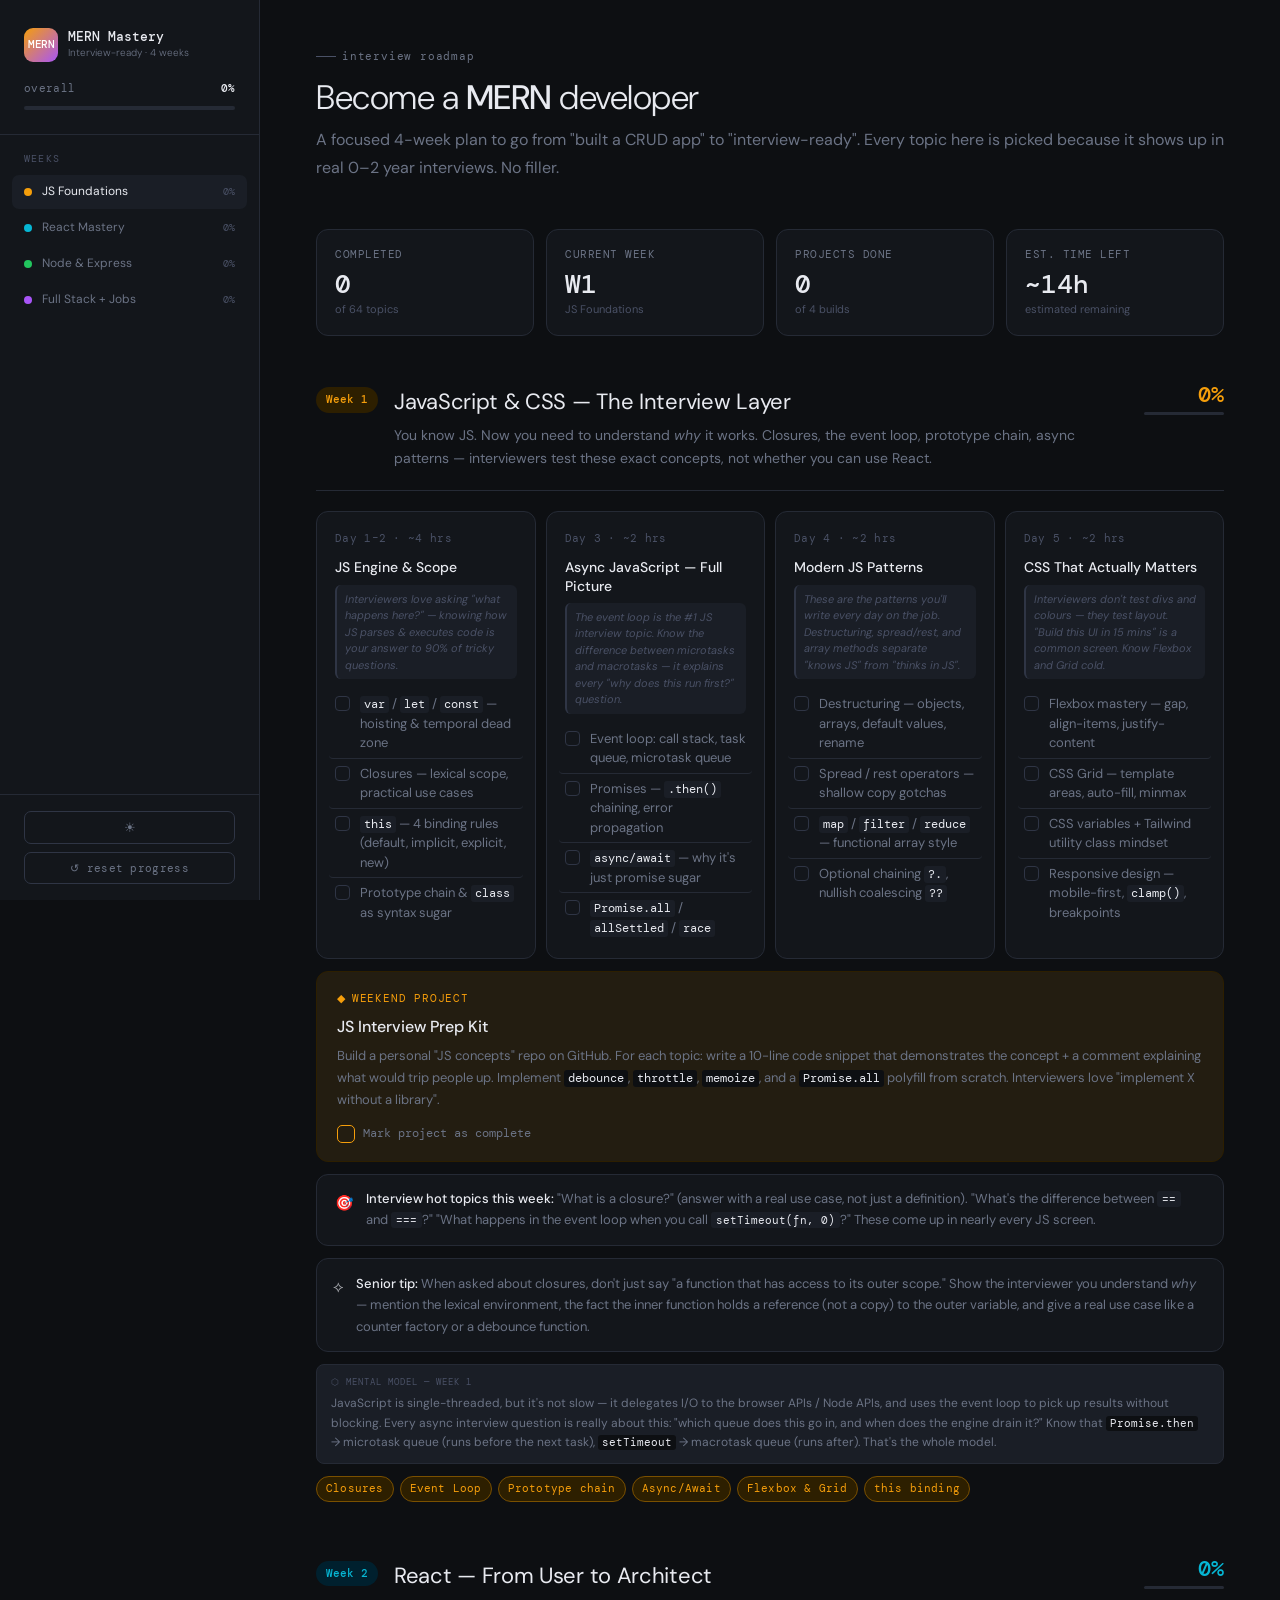
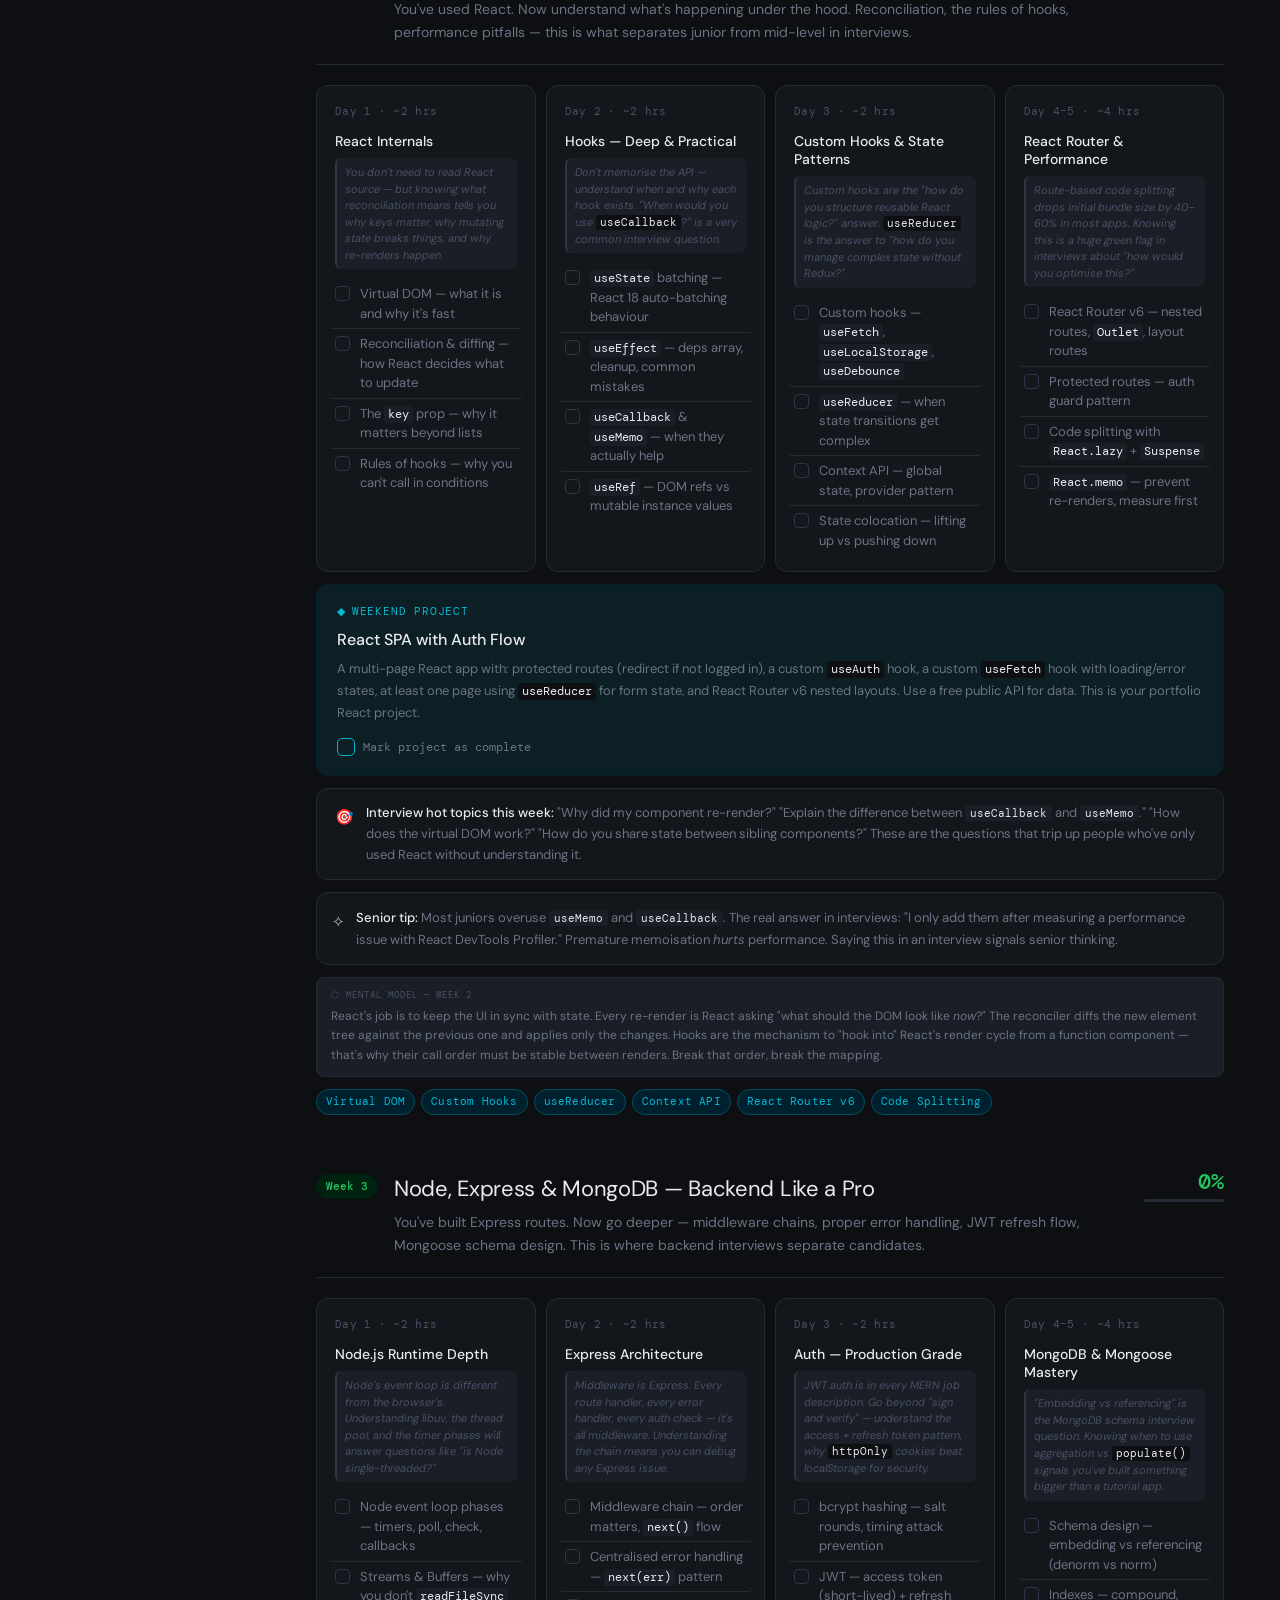
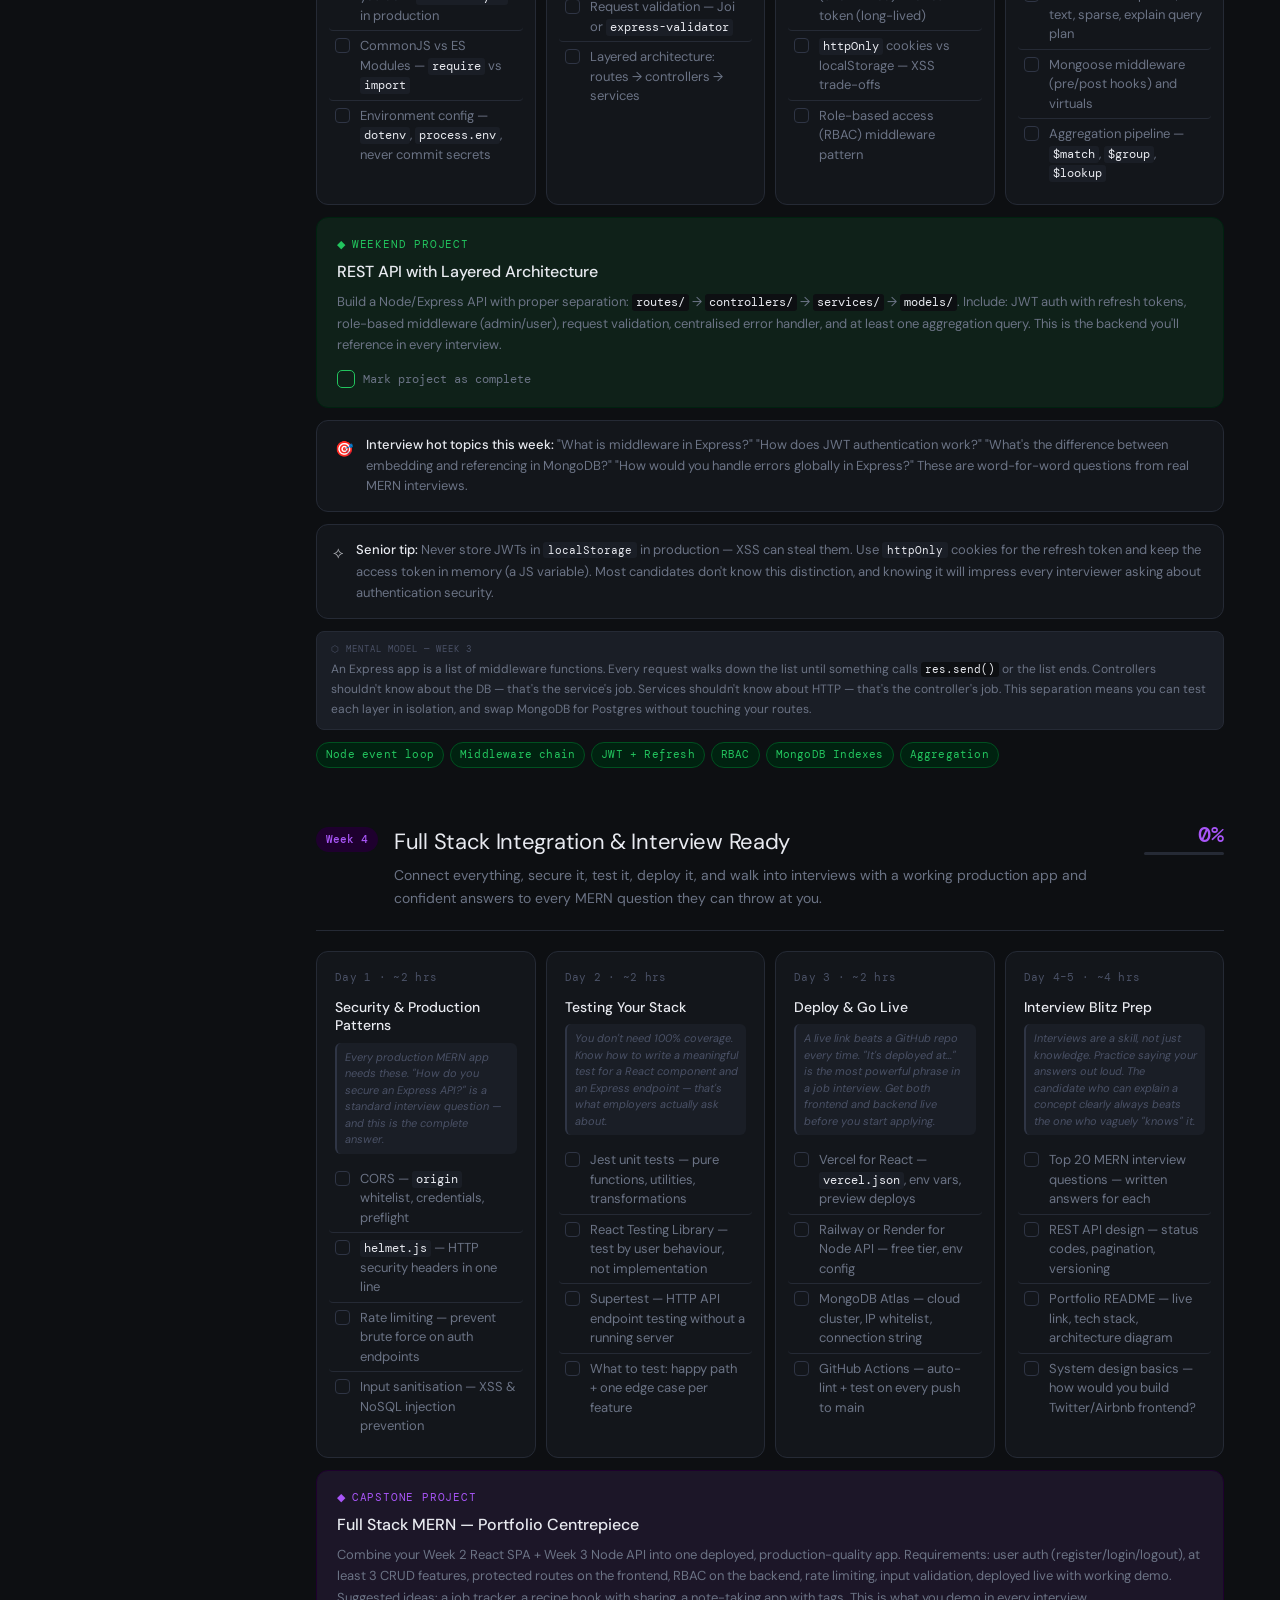
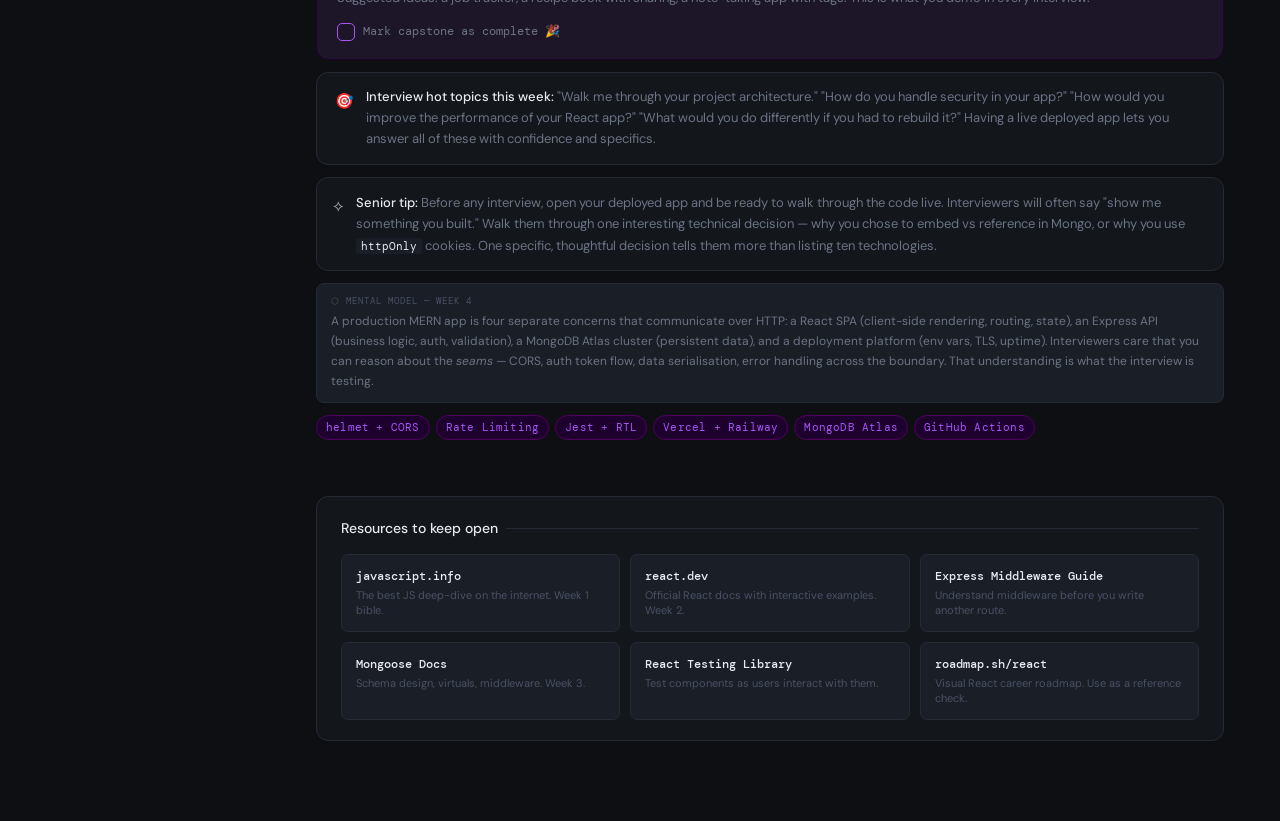
<file: mern.html>
<!DOCTYPE html>
<html lang="en">
<head>
<meta charset="UTF-8">
<meta name="viewport" content="width=device-width, initial-scale=1.0">
<title>MERN Mastery — 4 Week Tracker</title>
<link rel="preconnect" href="https://fonts.googleapis.com">
<link href="https://fonts.googleapis.com/css2?family=DM+Mono:ital,wght@0,300;0,400;0,500;1,300&family=DM+Sans:ital,opsz,wght@0,9..40,300;0,9..40,400;0,9..40,500;1,9..40,300&display=swap" rel="stylesheet">
<style>
  :root {
    --bg:       #0d0f12;
    --bg2:      #13161b;
    --bg3:      #1a1e26;
    --border:   #252a35;
    --border2:  #2f3545;
    --text:     #e8eaf0;
    --muted:    #6b7385;
    --muted2:   #4a5166;
    --w1:       #f59e0b;
    --w1-dim:   #2d1f00;
    --w1-glow:  #f59e0b18;
    --w2:       #06b6d4;
    --w2-dim:   #00202e;
    --w2-glow:  #06b6d418;
    --w3:       #22c55e;
    --w3-dim:   #002210;
    --w3-glow:  #22c55e18;
    --w4:       #a855f7;
    --w4-dim:   #1e002e;
    --w4-glow:  #a855f718;
    --radius:   12px;
    --radius-sm: 7px;
    --mono: 'DM Mono', monospace;
    --sans: 'DM Sans', sans-serif;
  }

  /* ── LIGHT MODE ── */
  html.light {
    --bg:       #f3f4f8;
    --bg2:      #ffffff;
    --bg3:      #eaecf2;
    --border:   #dde1ec;
    --border2:  #c8cedf;
    --text:     #1a1d27;
    --muted:    #5a6275;
    --muted2:   #9099b0;
    --w1-dim:   #fef3c7;
    --w1-glow:  #f59e0b12;
    --w2-dim:   #cffafe;
    --w2-glow:  #06b6d412;
    --w3-dim:   #dcfce7;
    --w3-glow:  #22c55e12;
    --w4-dim:   #f3e8ff;
    --w4-glow:  #a855f712;
  }

  *, *::before, *::after { box-sizing: border-box; margin: 0; padding: 0; }
  html { scroll-behavior: smooth; }

  body {
    background: var(--bg);
    color: var(--text);
    font-family: var(--sans);
    font-size: 16px;
    line-height: 1.6;
    min-height: 100vh;
  }

  /* ── LAYOUT ── */
  .layout { display: block; min-height: 100vh; }

  /* ── SIDEBAR ── */
  .sidebar {
    position: fixed;
    top: 0; left: 0;
    width: 260px;
    height: 100vh;
    background: var(--bg2);
    border-right: 1px solid var(--border);
    display: flex;
    flex-direction: column;
    overflow: hidden;
    z-index: 100;
  }

  .sidebar-top {
    padding: 28px 24px 20px;
    border-bottom: 1px solid var(--border);
  }

  .logo {
    display: flex;
    align-items: center;
    gap: 10px;
    margin-bottom: 18px;
  }

  .logo-icon {
    width: 34px; height: 34px;
    background: linear-gradient(135deg, #f59e0b, #a855f7);
    border-radius: 9px;
    display: flex; align-items: center; justify-content: center;
    font-family: var(--mono);
    font-size: 11px;
    font-weight: 500;
    color: #fff;
    flex-shrink: 0;
    letter-spacing: -0.5px;
  }

  .logo-text {
    font-family: var(--mono);
    font-size: 13px;
    font-weight: 500;
    color: var(--text);
    line-height: 1.3;
  }

  .logo-sub {
    font-size: 10px;
    color: var(--muted);
    font-weight: 300;
  }

  .overall-progress { margin-bottom: 4px; }

  .progress-row {
    display: flex;
    justify-content: space-between;
    align-items: center;
    margin-bottom: 8px;
  }

  .progress-label {
    font-size: 11px;
    color: var(--muted);
    font-family: var(--mono);
    letter-spacing: .3px;
  }

  .progress-pct {
    font-size: 11px;
    font-family: var(--mono);
    font-weight: 500;
    color: var(--text);
  }

  .progress-track {
    height: 4px;
    background: var(--border);
    border-radius: 2px;
    overflow: hidden;
  }

  .progress-fill {
    height: 100%;
    border-radius: 2px;
    background: linear-gradient(90deg, var(--w1), var(--w2), var(--w3), var(--w4));
    transition: width 0.5s cubic-bezier(.4,0,.2,1);
  }

  .sidebar-nav {
    flex: 1;
    padding: 16px 12px;
    overflow-y: auto;
    scrollbar-width: thin;
  }

  .nav-label {
    font-size: 10px;
    font-family: var(--mono);
    letter-spacing: 1.2px;
    color: var(--muted2);
    text-transform: uppercase;
    padding: 0 12px;
    margin-bottom: 8px;
  }

  .nav-item {
    display: flex;
    align-items: center;
    gap: 10px;
    padding: 9px 12px;
    border-radius: var(--radius-sm);
    cursor: pointer;
    transition: background .15s;
    text-decoration: none;
    color: var(--muted);
    font-size: 13px;
    position: relative;
    margin-bottom: 2px;
  }

  .nav-item:hover { background: var(--bg3); color: var(--text); }
  .nav-item.active { background: var(--bg3); color: var(--text); }

  .nav-dot {
    width: 8px; height: 8px;
    border-radius: 50%;
    flex-shrink: 0;
  }

  .nav-week-title { flex: 1; font-size: 12px; line-height: 1.3; }

  .nav-mini-progress {
    font-family: var(--mono);
    font-size: 10px;
    color: var(--muted2);
  }

  .sidebar-footer {
    padding: 16px 24px;
    border-top: 1px solid var(--border);
  }

  .theme-btn {
    width: 100%;
    padding: 8px;
    background: transparent;
    border: 1px solid var(--border2);
    border-radius: var(--radius-sm);
    color: var(--muted);
    font-size: 13px;
    cursor: pointer;
    transition: all .15s;
    display: flex; align-items: center; justify-content: center;
    gap: 6px;
    margin-bottom: 8px;
  }

  .theme-btn:hover {
    border-color: var(--w4);
    color: var(--w4);
    background: var(--w4-glow);
  }

  .reset-btn {
    width: 100%;
    padding: 8px;
    background: transparent;
    border: 1px solid var(--border2);
    border-radius: var(--radius-sm);
    color: var(--muted);
    font-family: var(--mono);
    font-size: 11px;
    cursor: pointer;
    transition: all .15s;
    letter-spacing: .3px;
  }

  .reset-btn:hover {
    border-color: #e06b3f66;
    color: #e06b3f;
    background: #e06b3f18;
  }

  /* ── MAIN ── */
  .main {
    margin-left: 260px;
    padding: 48px 56px 80px;
    min-height: 100vh;
  }

  .main-inner { width: 100%; }

  /* ── PAGE HEADER ── */
  .page-header { margin-bottom: 48px; }

  .page-tag {
    font-family: var(--mono);
    font-size: 11px;
    color: var(--muted);
    letter-spacing: .8px;
    margin-bottom: 12px;
    display: flex;
    align-items: center;
    gap: 6px;
  }

  .page-tag::before {
    content: '';
    display: inline-block;
    width: 20px; height: 1px;
    background: var(--muted2);
  }

  .page-title {
    font-size: 34px;
    font-weight: 300;
    color: var(--text);
    line-height: 1.2;
    margin-bottom: 8px;
    letter-spacing: -0.5px;
  }

  .page-title strong { font-weight: 500; }

  .page-desc {
    font-size: 16px;
    color: var(--muted);
    line-height: 1.7;
  }

  /* ── STATS ROW ── */
  .stats-row {
    display: grid;
    grid-template-columns: repeat(4, minmax(0, 1fr));
    gap: 12px;
    margin-bottom: 48px;
  }

  .stat-card {
    background: var(--bg2);
    border: 1px solid var(--border);
    border-radius: var(--radius);
    padding: 16px 18px;
    transition: border-color .2s;
  }

  .stat-card:hover { border-color: var(--border2); }

  .stat-label {
    font-size: 11px;
    font-family: var(--mono);
    color: var(--muted);
    letter-spacing: .5px;
    text-transform: uppercase;
    margin-bottom: 8px;
  }

  .stat-value {
    font-size: 26px;
    font-weight: 500;
    font-family: var(--mono);
    color: var(--text);
    line-height: 1;
    margin-bottom: 4px;
  }

  .stat-sub { font-size: 11px; color: var(--muted2); }

  /* ── WEEK SECTION ── */
  .week-section {
    margin-bottom: 56px;
    scroll-margin-top: 32px;
  }

  .week-header {
    display: flex;
    align-items: flex-start;
    gap: 16px;
    margin-bottom: 20px;
    padding-bottom: 20px;
    border-bottom: 1px solid var(--border);
  }

  .week-num {
    font-family: var(--mono);
    font-size: 11px;
    font-weight: 500;
    padding: 4px 10px;
    border-radius: 20px;
    flex-shrink: 0;
    margin-top: 3px;
  }

  .week-header-text { flex: 1; }

  .week-title {
    font-size: 22px;
    font-weight: 400;
    color: var(--text);
    margin-bottom: 5px;
    letter-spacing: -0.3px;
  }

  .week-desc {
    font-size: 14px;
    color: var(--muted);
    line-height: 1.65;
  }

  .week-progress-wrap {
    display: flex;
    flex-direction: column;
    align-items: flex-end;
    gap: 6px;
    flex-shrink: 0;
  }

  .week-pct {
    font-family: var(--mono);
    font-size: 22px;
    font-weight: 500;
    line-height: 1;
  }

  .week-track {
    width: 80px; height: 3px;
    background: var(--border);
    border-radius: 2px;
    overflow: hidden;
  }

  .week-fill {
    height: 100%;
    border-radius: 2px;
    transition: width .4s cubic-bezier(.4,0,.2,1);
  }

  /* ── DAYS GRID ── */
  .days-grid {
    display: grid;
    grid-template-columns: repeat(4, minmax(0, 1fr));
    gap: 10px;
    margin-bottom: 12px;
  }

  .day-card {
    background: var(--bg2);
    border: 1px solid var(--border);
    border-radius: var(--radius);
    padding: 16px 18px;
    transition: border-color .2s;
  }

  .day-card:hover { border-color: var(--border2); }

  .day-meta {
    display: flex;
    align-items: center;
    justify-content: space-between;
    margin-bottom: 10px;
  }

  .day-label {
    font-family: var(--mono);
    font-size: 11px;
    color: var(--muted2);
    letter-spacing: .3px;
  }

  .day-done-badge {
    font-size: 10px;
    font-family: var(--mono);
    padding: 2px 7px;
    border-radius: 20px;
    opacity: 0;
    transition: opacity .2s;
  }

  .day-done-badge.visible { opacity: 1; }

  .day-title {
    font-size: 14px;
    font-weight: 500;
    color: var(--text);
    margin-bottom: 8px;
    line-height: 1.3;
  }

  .day-hint {
    font-size: 11px;
    color: var(--muted2);
    line-height: 1.5;
    margin-bottom: 10px;
    padding: 6px 8px;
    background: var(--bg3);
    border-radius: 6px;
    border-left: 2px solid var(--border2);
    font-style: italic;
  }

  .day-hint code {
    font-family: var(--mono);
    font-size: 10.5px;
    background: var(--bg);
    padding: 1px 4px;
    border-radius: 3px;
    color: var(--text);
    font-style: normal;
  }

  /* ── TOPIC ITEMS ── */
  .topic-list { list-style: none; }

  .topic-item {
    display: flex;
    align-items: flex-start;
    gap: 10px;
    border-bottom: 1px solid var(--border);
    cursor: pointer;
    transition: background .1s;
    border-radius: 4px;
    padding: 5px 6px;
    margin: 0 -6px;
  }

  .topic-item:last-child { border-bottom: none; }
  .topic-item:hover { background: var(--bg3); }

  .topic-cb {
    width: 15px; height: 15px;
    border: 1.5px solid var(--border2);
    border-radius: 4px;
    flex-shrink: 0;
    display: flex; align-items: center; justify-content: center;
    margin-top: 2px;
    transition: all .15s;
    background: transparent;
  }

  .topic-item.checked .topic-cb { border-color: transparent; }

  .topic-item.checked .topic-cb::after {
    content: '';
    display: block;
    width: 8px; height: 6px;
    border-left: 1.5px solid #fff;
    border-bottom: 1.5px solid #fff;
    transform: rotate(-45deg) translate(1px, -1px);
  }

  .topic-text {
    font-size: 13px;
    color: var(--muted);
    line-height: 1.5;
    transition: color .15s;
    flex: 1;
  }

  .topic-item.checked .topic-text {
    color: var(--muted2);
    text-decoration: line-through;
    text-decoration-color: var(--muted2);
  }

  .topic-text code {
    font-family: var(--mono);
    font-size: 11.5px;
    background: var(--bg3);
    padding: 1px 4px;
    border-radius: 3px;
    color: var(--text);
  }

  /* ── PROJECT CARD ── */
  .project-card {
    border-radius: var(--radius);
    padding: 18px 20px;
    margin-bottom: 12px;
    border: 1px solid;
    position: relative;
    overflow: hidden;
  }

  .project-card::before {
    content: '';
    position: absolute;
    top: 0; right: 0;
    width: 120px; height: 120px;
    border-radius: 50%;
    opacity: .06;
    transform: translate(30px, -30px);
  }

  .project-tag {
    font-family: var(--mono);
    font-size: 11px;
    letter-spacing: .8px;
    text-transform: uppercase;
    margin-bottom: 6px;
    display: flex;
    align-items: center;
    gap: 6px;
  }

  .project-name {
    font-size: 16px;
    font-weight: 500;
    color: var(--text);
    margin-bottom: 6px;
  }

  .project-desc {
    font-size: 13px;
    color: var(--muted);
    line-height: 1.65;
    margin-bottom: 14px;
  }

  .project-desc code {
    font-family: var(--mono);
    font-size: 11.5px;
    background: var(--bg);
    padding: 1px 4px;
    border-radius: 3px;
    color: var(--text);
  }

  .project-check {
    display: flex;
    align-items: center;
    gap: 8px;
    cursor: pointer;
    user-select: none;
  }

  .project-cb {
    width: 18px; height: 18px;
    border-radius: 5px;
    border: 1.5px solid;
    display: flex; align-items: center; justify-content: center;
    transition: all .15s;
    flex-shrink: 0;
  }

  .project-cb.done::after {
    content: '';
    display: block;
    width: 9px; height: 7px;
    border-left: 2px solid #fff;
    border-bottom: 2px solid #fff;
    transform: rotate(-45deg) translate(1px, -1px);
  }

  .project-check-label {
    font-size: 12px;
    font-family: var(--mono);
    color: var(--muted);
    transition: color .15s;
  }

  .project-check:hover .project-check-label { color: var(--text); }

  /* ── TIP CARD ── */
  .tip-card {
    background: var(--bg2);
    border: 1px solid var(--border);
    border-radius: var(--radius);
    padding: 14px 18px 14px 16px;
    display: flex;
    gap: 12px;
    align-items: flex-start;
    margin-bottom: 12px;
  }

  .tip-icon { font-size: 16px; flex-shrink: 0; margin-top: 1px; opacity: .7; }

  .tip-text { font-size: 13px; color: var(--muted); line-height: 1.65; }

  .tip-text strong { color: var(--text); font-weight: 500; }

  .tip-text code {
    font-family: var(--mono);
    font-size: 11px;
    background: var(--bg3);
    padding: 1px 5px;
    border-radius: 3px;
    color: var(--text);
  }

  /* ── INTERVIEW CALLOUT ── */
  .interview-callout {
    background: var(--bg2);
    border: 1px solid var(--border);
    border-radius: var(--radius);
    padding: 14px 18px;
    display: flex;
    gap: 12px;
    align-items: flex-start;
    margin-bottom: 12px;
  }

  .interview-icon { font-size: 15px; flex-shrink: 0; margin-top: 2px; }

  .interview-text { font-size: 13px; color: var(--muted); line-height: 1.6; }
  .interview-text strong { color: var(--text); font-weight: 500; }

  .interview-text code {
    font-family: var(--mono);
    font-size: 11px;
    background: var(--bg3);
    padding: 1px 5px;
    border-radius: 3px;
    color: var(--text);
  }

  /* ── MENTAL MODEL ── */
  .mental-model {
    margin-top: 10px;
    padding: 10px 14px;
    background: var(--bg3);
    border-radius: 8px;
    border: 1px solid var(--border);
    margin-bottom: 12px;
  }

  .mental-model-label {
    font-size: 9px;
    font-family: var(--mono);
    letter-spacing: 1px;
    text-transform: uppercase;
    color: var(--muted2);
    margin-bottom: 4px;
  }

  .mental-model-text {
    font-size: 12px;
    color: var(--muted);
    line-height: 1.65;
  }

  .mental-model-text code {
    font-family: var(--mono);
    font-size: 10.5px;
    background: var(--bg);
    padding: 1px 4px;
    border-radius: 3px;
    color: var(--text);
  }

  /* ── SKILL PILLS ── */
  .pills-row {
    display: flex;
    flex-wrap: wrap;
    gap: 6px;
    margin-top: 4px;
  }

  .skill-pill {
    font-family: var(--mono);
    font-size: 11px;
    padding: 3px 9px;
    border-radius: 20px;
    border: 1px solid;
    letter-spacing: .2px;
  }

  /* ── RESOURCES ── */
  .resources-section {
    background: var(--bg2);
    border: 1px solid var(--border);
    border-radius: var(--radius);
    padding: 20px 24px;
    margin-top: 40px;
  }

  .resources-title {
    font-size: 14px;
    font-weight: 500;
    color: var(--text);
    margin-bottom: 14px;
    display: flex;
    align-items: center;
    gap: 8px;
  }

  .resources-title::after {
    content: '';
    flex: 1;
    height: 1px;
    background: var(--border);
  }

  .resources-grid {
    display: grid;
    grid-template-columns: repeat(3, minmax(0, 1fr));
    gap: 10px;
  }

  .resource-item {
    background: var(--bg3);
    border: 1px solid var(--border);
    border-radius: var(--radius-sm);
    padding: 12px 14px;
    text-decoration: none;
    display: block;
    transition: border-color .15s;
  }

  .resource-item:hover { border-color: var(--border2); }

  .resource-name {
    font-size: 12px;
    font-weight: 500;
    color: var(--text);
    margin-bottom: 2px;
    font-family: var(--mono);
  }

  .resource-desc { font-size: 11px; color: var(--muted2); line-height: 1.4; }

  /* ── CELEBRATE ── */
  .celebrate-bar {
    display: none;
    align-items: center;
    gap: 10px;
    padding: 10px 16px;
    background: var(--bg2);
    border: 1px solid var(--border2);
    border-radius: var(--radius);
    margin-bottom: 16px;
    font-size: 12px;
    color: var(--muted);
    animation: fadeSlide .3s ease;
  }

  .celebrate-bar.show { display: flex; }

  @keyframes fadeSlide {
    from { opacity: 0; transform: translateY(-6px); }
    to   { opacity: 1; transform: translateY(0); }
  }

  /* ── SCROLLBAR ── */
  ::-webkit-scrollbar { width: 4px; }
  ::-webkit-scrollbar-track { background: transparent; }
  ::-webkit-scrollbar-thumb { background: var(--border2); border-radius: 2px; }
  html.light ::-webkit-scrollbar-thumb { background: var(--border2); }

  /* ── RESPONSIVE ── */
  @media (max-width: 1200px) {
    .days-grid { grid-template-columns: repeat(2, minmax(0, 1fr)); }
    .main { padding: 40px 40px 80px; }
  }

  @media (max-width: 900px) {
    .sidebar { position: static; width: 100%; height: auto; border-right: none; border-bottom: 1px solid var(--border); }
    .main { margin-left: 0; padding: 28px 28px 60px; }
    .days-grid { grid-template-columns: repeat(2, minmax(0, 1fr)); }
    .stats-row { grid-template-columns: repeat(2, minmax(0, 1fr)); }
    .resources-grid { grid-template-columns: repeat(2, minmax(0, 1fr)); }
  }

  @media (max-width: 560px) {
    .main { padding: 20px 16px 60px; }
    .days-grid { grid-template-columns: 1fr; }
    .stats-row { grid-template-columns: 1fr 1fr; }
    .resources-grid { grid-template-columns: 1fr; }
    .week-header { flex-wrap: wrap; gap: 10px; }
    .week-progress-wrap { flex-direction: row; align-items: center; gap: 10px; }
    .page-title { font-size: 26px; }
  }
</style>
</head>
<body>

<div class="layout">
  <!-- ═══ SIDEBAR ═══ -->
  <aside class="sidebar">
    <div class="sidebar-top">
      <div class="logo">
        <div class="logo-icon">MERN</div>
        <div>
          <div class="logo-text">MERN Mastery</div>
          <div class="logo-sub">Interview-ready · 4 weeks</div>
        </div>
      </div>
      <div class="overall-progress">
        <div class="progress-row">
          <span class="progress-label">overall</span>
          <span class="progress-pct" id="overall-pct">0%</span>
        </div>
        <div class="progress-track">
          <div class="progress-fill" id="overall-fill" style="width:0%"></div>
        </div>
      </div>
    </div>

    <nav class="sidebar-nav">
      <div class="nav-label">Weeks</div>
      <a class="nav-item active" href="#week1" data-week="1">
        <div class="nav-dot" style="background:var(--w1)"></div>
        <div class="nav-week-title">JS Foundations</div>
        <span class="nav-mini-progress" id="nav-pct-1">0%</span>
      </a>
      <a class="nav-item" href="#week2" data-week="2">
        <div class="nav-dot" style="background:var(--w2)"></div>
        <div class="nav-week-title">React Mastery</div>
        <span class="nav-mini-progress" id="nav-pct-2">0%</span>
      </a>
      <a class="nav-item" href="#week3" data-week="3">
        <div class="nav-dot" style="background:var(--w3)"></div>
        <div class="nav-week-title">Node & Express</div>
        <span class="nav-mini-progress" id="nav-pct-3">0%</span>
      </a>
      <a class="nav-item" href="#week4" data-week="4">
        <div class="nav-dot" style="background:var(--w4)"></div>
        <div class="nav-week-title">Full Stack + Jobs</div>
        <span class="nav-mini-progress" id="nav-pct-4">0%</span>
      </a>
    </nav>

    <div class="sidebar-footer">
      <button class="theme-btn" id="theme-btn" onclick="toggleTheme()" title="Toggle light/dark">
        <span id="theme-icon">☀</span>
      </button>
      <button class="reset-btn" onclick="resetAll()">↺ reset progress</button>
    </div>
  </aside>

  <!-- ═══ MAIN ═══ -->
  <main class="main">
  <div class="main-inner">

    <!-- PAGE HEADER -->
    <header class="page-header">
      <div class="page-tag">interview roadmap</div>
      <h1 class="page-title">Become a <strong>MERN</strong> developer</h1>
      <p class="page-desc">A focused 4-week plan to go from "built a CRUD app" to "interview-ready". Every topic here is picked because it shows up in real 0–2 year interviews. No filler.</p>
    </header>

    <!-- STATS ROW -->
    <div class="stats-row">
      <div class="stat-card">
        <div class="stat-label">completed</div>
        <div class="stat-value" id="stat-done">0</div>
        <div class="stat-sub">of <span id="stat-total">0</span> topics</div>
      </div>
      <div class="stat-card">
        <div class="stat-label">current week</div>
        <div class="stat-value" id="stat-week">W1</div>
        <div class="stat-sub" id="stat-week-name">JS Foundations</div>
      </div>
      <div class="stat-card">
        <div class="stat-label">projects done</div>
        <div class="stat-value" id="stat-projects">0</div>
        <div class="stat-sub">of 4 builds</div>
      </div>
      <div class="stat-card">
        <div class="stat-label">est. time left</div>
        <div class="stat-value" id="stat-time">~14h</div>
        <div class="stat-sub" id="stat-time-sub">this week</div>
      </div>
    </div>

    <!-- celebrate bar -->
    <div class="celebrate-bar" id="celebrate-bar">
      <span id="celebrate-msg">🎉 Week complete!</span>
    </div>

    <!-- ═══════════════════════════════════ -->
    <!-- WEEK 1 -->
    <!-- ═══════════════════════════════════ -->
    <section class="week-section" id="week1">
      <div class="week-header">
        <span class="week-num" style="background:var(--w1-dim);color:var(--w1)">Week 1</span>
        <div class="week-header-text">
          <h2 class="week-title">JavaScript & CSS — The Interview Layer</h2>
          <p class="week-desc">You know JS. Now you need to understand <em>why</em> it works. Closures, the event loop, prototype chain, async patterns — interviewers test these exact concepts, not whether you can use React.</p>
        </div>
        <div class="week-progress-wrap">
          <span class="week-pct" id="wpct-1" style="color:var(--w1)">0%</span>
          <div class="week-track"><div class="week-fill" id="wfill-1" style="background:var(--w1);width:0%"></div></div>
        </div>
      </div>

      <div class="days-grid">

        <!-- Day 1-2 -->
        <div class="day-card">
          <div class="day-meta">
            <span class="day-label">Day 1–2 · ~4 hrs</span>
            <span class="day-done-badge" id="badge-w1d1" style="background:var(--w1-dim);color:var(--w1)">done ✓</span>
          </div>
          <div class="day-title">JS Engine & Scope</div>
          <div class="day-hint">Interviewers love asking "what happens here?" — knowing how JS parses & executes code is your answer to 90% of tricky questions.</div>
          <ul class="topic-list">
            <li class="topic-item" onclick="toggle(this)" data-id="w1-d1-t1">
              <div class="topic-cb"></div>
              <span class="topic-text"><code>var</code> / <code>let</code> / <code>const</code> — hoisting & temporal dead zone</span>
            </li>
            <li class="topic-item" onclick="toggle(this)" data-id="w1-d1-t2">
              <div class="topic-cb"></div>
              <span class="topic-text">Closures — lexical scope, practical use cases</span>
            </li>
            <li class="topic-item" onclick="toggle(this)" data-id="w1-d1-t3">
              <div class="topic-cb"></div>
              <span class="topic-text"><code>this</code> — 4 binding rules (default, implicit, explicit, new)</span>
            </li>
            <li class="topic-item" onclick="toggle(this)" data-id="w1-d1-t4">
              <div class="topic-cb"></div>
              <span class="topic-text">Prototype chain & <code>class</code> as syntax sugar</span>
            </li>
          </ul>
        </div>

        <!-- Day 3 -->
        <div class="day-card">
          <div class="day-meta">
            <span class="day-label">Day 3 · ~2 hrs</span>
            <span class="day-done-badge" id="badge-w1d2" style="background:var(--w1-dim);color:var(--w1)">done ✓</span>
          </div>
          <div class="day-title">Async JavaScript — Full Picture</div>
          <div class="day-hint">The event loop is the #1 JS interview topic. Know the difference between microtasks and macrotasks — it explains every "why does this run first?" question.</div>
          <ul class="topic-list">
            <li class="topic-item" onclick="toggle(this)" data-id="w1-d2-t1">
              <div class="topic-cb"></div>
              <span class="topic-text">Event loop: call stack, task queue, microtask queue</span>
            </li>
            <li class="topic-item" onclick="toggle(this)" data-id="w1-d2-t2">
              <div class="topic-cb"></div>
              <span class="topic-text">Promises — <code>.then()</code> chaining, error propagation</span>
            </li>
            <li class="topic-item" onclick="toggle(this)" data-id="w1-d2-t3">
              <div class="topic-cb"></div>
              <span class="topic-text"><code>async/await</code> — why it's just promise sugar</span>
            </li>
            <li class="topic-item" onclick="toggle(this)" data-id="w1-d2-t4">
              <div class="topic-cb"></div>
              <span class="topic-text"><code>Promise.all</code> / <code>allSettled</code> / <code>race</code></span>
            </li>
          </ul>
        </div>

        <!-- Day 4 -->
        <div class="day-card">
          <div class="day-meta">
            <span class="day-label">Day 4 · ~2 hrs</span>
            <span class="day-done-badge" id="badge-w1d3" style="background:var(--w1-dim);color:var(--w1)">done ✓</span>
          </div>
          <div class="day-title">Modern JS Patterns</div>
          <div class="day-hint">These are the patterns you'll write every day on the job. Destructuring, spread/rest, and array methods separate "knows JS" from "thinks in JS".</div>
          <ul class="topic-list">
            <li class="topic-item" onclick="toggle(this)" data-id="w1-d3-t1">
              <div class="topic-cb"></div>
              <span class="topic-text">Destructuring — objects, arrays, default values, rename</span>
            </li>
            <li class="topic-item" onclick="toggle(this)" data-id="w1-d3-t2">
              <div class="topic-cb"></div>
              <span class="topic-text">Spread / rest operators — shallow copy gotchas</span>
            </li>
            <li class="topic-item" onclick="toggle(this)" data-id="w1-d3-t3">
              <div class="topic-cb"></div>
              <span class="topic-text"><code>map</code> / <code>filter</code> / <code>reduce</code> — functional array style</span>
            </li>
            <li class="topic-item" onclick="toggle(this)" data-id="w1-d3-t4">
              <div class="topic-cb"></div>
              <span class="topic-text">Optional chaining <code>?.</code>, nullish coalescing <code>??</code></span>
            </li>
          </ul>
        </div>

        <!-- Day 5 -->
        <div class="day-card">
          <div class="day-meta">
            <span class="day-label">Day 5 · ~2 hrs</span>
            <span class="day-done-badge" id="badge-w1d4" style="background:var(--w1-dim);color:var(--w1)">done ✓</span>
          </div>
          <div class="day-title">CSS That Actually Matters</div>
          <div class="day-hint">Interviewers don't test divs and colours — they test layout. "Build this UI in 15 mins" is a common screen. Know Flexbox and Grid cold.</div>
          <ul class="topic-list">
            <li class="topic-item" onclick="toggle(this)" data-id="w1-d4-t1">
              <div class="topic-cb"></div>
              <span class="topic-text">Flexbox mastery — gap, align-items, justify-content</span>
            </li>
            <li class="topic-item" onclick="toggle(this)" data-id="w1-d4-t2">
              <div class="topic-cb"></div>
              <span class="topic-text">CSS Grid — template areas, auto-fill, minmax</span>
            </li>
            <li class="topic-item" onclick="toggle(this)" data-id="w1-d4-t3">
              <div class="topic-cb"></div>
              <span class="topic-text">CSS variables + Tailwind utility class mindset</span>
            </li>
            <li class="topic-item" onclick="toggle(this)" data-id="w1-d4-t4">
              <div class="topic-cb"></div>
              <span class="topic-text">Responsive design — mobile-first, <code>clamp()</code>, breakpoints</span>
            </li>
          </ul>
        </div>

      </div>

      <!-- Project -->
      <div class="project-card" style="background:var(--w1-glow);border-color:var(--w1-dim)">
        <div class="project-tag" style="color:var(--w1)"><span>◆</span> Weekend Project</div>
        <div class="project-name">JS Interview Prep Kit</div>
        <div class="project-desc">Build a personal "JS concepts" repo on GitHub. For each topic: write a 10-line code snippet that demonstrates the concept + a comment explaining what would trip people up. Implement <code>debounce</code>, <code>throttle</code>, <code>memoize</code>, and a <code>Promise.all</code> polyfill from scratch. Interviewers love "implement X without a library".</div>
        <div class="project-check" onclick="toggleProject('proj-w1')">
          <div class="project-cb" id="proj-w1" style="border-color:var(--w1)"></div>
          <span class="project-check-label">Mark project as complete</span>
        </div>
      </div>

      <div class="interview-callout">
        <span class="interview-icon">🎯</span>
        <p class="interview-text"><strong>Interview hot topics this week:</strong> "What is a closure?" (answer with a real use case, not just a definition). "What's the difference between <code>==</code> and <code>===</code>?" "What happens in the event loop when you call <code>setTimeout(fn, 0)</code>?" These come up in nearly every JS screen.</p>
      </div>

      <div class="tip-card">
        <span class="tip-icon">⟡</span>
        <p class="tip-text"><strong>Senior tip:</strong> When asked about closures, don't just say "a function that has access to its outer scope." Show the interviewer you understand <em>why</em> — mention the lexical environment, the fact the inner function holds a reference (not a copy) to the outer variable, and give a real use case like a counter factory or a debounce function.</p>
      </div>

      <div class="mental-model">
        <div class="mental-model-label">⬡ Mental Model — Week 1</div>
        <div class="mental-model-text">
          JavaScript is single-threaded, but it's not slow — it delegates I/O to the browser APIs / Node APIs, and uses the event loop to pick up results without blocking. Every async interview question is really about this: "which queue does this go in, and when does the engine drain it?" Know that <code>Promise.then</code> → microtask queue (runs before the next task), <code>setTimeout</code> → macrotask queue (runs after). That's the whole model.
        </div>
      </div>

      <div class="pills-row">
        <span class="skill-pill" style="background:var(--w1-dim);color:var(--w1);border-color:#7a5000">Closures</span>
        <span class="skill-pill" style="background:var(--w1-dim);color:var(--w1);border-color:#7a5000">Event Loop</span>
        <span class="skill-pill" style="background:var(--w1-dim);color:var(--w1);border-color:#7a5000">Prototype chain</span>
        <span class="skill-pill" style="background:var(--w1-dim);color:var(--w1);border-color:#7a5000">Async/Await</span>
        <span class="skill-pill" style="background:var(--w1-dim);color:var(--w1);border-color:#7a5000">Flexbox & Grid</span>
        <span class="skill-pill" style="background:var(--w1-dim);color:var(--w1);border-color:#7a5000">this binding</span>
      </div>
    </section>

    <!-- ═══════════════════════════════════ -->
    <!-- WEEK 2 -->
    <!-- ═══════════════════════════════════ -->
    <section class="week-section" id="week2">
      <div class="week-header">
        <span class="week-num" style="background:var(--w2-dim);color:var(--w2)">Week 2</span>
        <div class="week-header-text">
          <h2 class="week-title">React — From User to Architect</h2>
          <p class="week-desc">You've used React. Now understand what's happening under the hood. Reconciliation, the rules of hooks, performance pitfalls — this is what separates junior from mid-level in interviews.</p>
        </div>
        <div class="week-progress-wrap">
          <span class="week-pct" id="wpct-2" style="color:var(--w2)">0%</span>
          <div class="week-track"><div class="week-fill" id="wfill-2" style="background:var(--w2);width:0%"></div></div>
        </div>
      </div>

      <div class="days-grid">

        <div class="day-card">
          <div class="day-meta">
            <span class="day-label">Day 1 · ~2 hrs</span>
            <span class="day-done-badge" id="badge-w2d1" style="background:var(--w2-dim);color:var(--w2)">done ✓</span>
          </div>
          <div class="day-title">React Internals</div>
          <div class="day-hint">You don't need to read React source — but knowing what reconciliation means tells you why keys matter, why mutating state breaks things, and why re-renders happen.</div>
          <ul class="topic-list">
            <li class="topic-item" onclick="toggle(this)" data-id="w2-d1-t1">
              <div class="topic-cb"></div>
              <span class="topic-text">Virtual DOM — what it is and why it's fast</span>
            </li>
            <li class="topic-item" onclick="toggle(this)" data-id="w2-d1-t2">
              <div class="topic-cb"></div>
              <span class="topic-text">Reconciliation & diffing — how React decides what to update</span>
            </li>
            <li class="topic-item" onclick="toggle(this)" data-id="w2-d1-t3">
              <div class="topic-cb"></div>
              <span class="topic-text">The <code>key</code> prop — why it matters beyond lists</span>
            </li>
            <li class="topic-item" onclick="toggle(this)" data-id="w2-d1-t4">
              <div class="topic-cb"></div>
              <span class="topic-text">Rules of hooks — why you can't call in conditions</span>
            </li>
          </ul>
        </div>

        <div class="day-card">
          <div class="day-meta">
            <span class="day-label">Day 2 · ~2 hrs</span>
            <span class="day-done-badge" id="badge-w2d2" style="background:var(--w2-dim);color:var(--w2)">done ✓</span>
          </div>
          <div class="day-title">Hooks — Deep & Practical</div>
          <div class="day-hint">Don't memorise the API — understand <em>when</em> and <em>why</em> each hook exists. "When would you use <code>useCallback</code>?" is a very common interview question.</div>
          <ul class="topic-list">
            <li class="topic-item" onclick="toggle(this)" data-id="w2-d2-t1">
              <div class="topic-cb"></div>
              <span class="topic-text"><code>useState</code> batching — React 18 auto-batching behaviour</span>
            </li>
            <li class="topic-item" onclick="toggle(this)" data-id="w2-d2-t2">
              <div class="topic-cb"></div>
              <span class="topic-text"><code>useEffect</code> — deps array, cleanup, common mistakes</span>
            </li>
            <li class="topic-item" onclick="toggle(this)" data-id="w2-d2-t3">
              <div class="topic-cb"></div>
              <span class="topic-text"><code>useCallback</code> & <code>useMemo</code> — when they actually help</span>
            </li>
            <li class="topic-item" onclick="toggle(this)" data-id="w2-d2-t4">
              <div class="topic-cb"></div>
              <span class="topic-text"><code>useRef</code> — DOM refs vs mutable instance values</span>
            </li>
          </ul>
        </div>

        <div class="day-card">
          <div class="day-meta">
            <span class="day-label">Day 3 · ~2 hrs</span>
            <span class="day-done-badge" id="badge-w2d3" style="background:var(--w2-dim);color:var(--w2)">done ✓</span>
          </div>
          <div class="day-title">Custom Hooks & State Patterns</div>
          <div class="day-hint">Custom hooks are the "how do you structure reusable React logic?" answer. <code>useReducer</code> is the answer to "how do you manage complex state without Redux?"</div>
          <ul class="topic-list">
            <li class="topic-item" onclick="toggle(this)" data-id="w2-d3-t1">
              <div class="topic-cb"></div>
              <span class="topic-text">Custom hooks — <code>useFetch</code>, <code>useLocalStorage</code>, <code>useDebounce</code></span>
            </li>
            <li class="topic-item" onclick="toggle(this)" data-id="w2-d3-t2">
              <div class="topic-cb"></div>
              <span class="topic-text"><code>useReducer</code> — when state transitions get complex</span>
            </li>
            <li class="topic-item" onclick="toggle(this)" data-id="w2-d3-t3">
              <div class="topic-cb"></div>
              <span class="topic-text">Context API — global state, provider pattern</span>
            </li>
            <li class="topic-item" onclick="toggle(this)" data-id="w2-d3-t4">
              <div class="topic-cb"></div>
              <span class="topic-text">State colocation — lifting up vs pushing down</span>
            </li>
          </ul>
        </div>

        <div class="day-card">
          <div class="day-meta">
            <span class="day-label">Day 4–5 · ~4 hrs</span>
            <span class="day-done-badge" id="badge-w2d4" style="background:var(--w2-dim);color:var(--w2)">done ✓</span>
          </div>
          <div class="day-title">React Router & Performance</div>
          <div class="day-hint">Route-based code splitting drops initial bundle size by 40–60% in most apps. Knowing this is a huge green flag in interviews about "how would you optimise this?"</div>
          <ul class="topic-list">
            <li class="topic-item" onclick="toggle(this)" data-id="w2-d4-t1">
              <div class="topic-cb"></div>
              <span class="topic-text">React Router v6 — nested routes, <code>Outlet</code>, layout routes</span>
            </li>
            <li class="topic-item" onclick="toggle(this)" data-id="w2-d4-t2">
              <div class="topic-cb"></div>
              <span class="topic-text">Protected routes — auth guard pattern</span>
            </li>
            <li class="topic-item" onclick="toggle(this)" data-id="w2-d4-t3">
              <div class="topic-cb"></div>
              <span class="topic-text">Code splitting with <code>React.lazy</code> + <code>Suspense</code></span>
            </li>
            <li class="topic-item" onclick="toggle(this)" data-id="w2-d4-t4">
              <div class="topic-cb"></div>
              <span class="topic-text"><code>React.memo</code> — prevent re-renders, measure first</span>
            </li>
          </ul>
        </div>

      </div>

      <div class="project-card" style="background:var(--w2-glow);border-color:var(--w2-dim)">
        <div class="project-tag" style="color:var(--w2)"><span>◆</span> Weekend Project</div>
        <div class="project-name">React SPA with Auth Flow</div>
        <div class="project-desc">A multi-page React app with: protected routes (redirect if not logged in), a custom <code>useAuth</code> hook, a custom <code>useFetch</code> hook with loading/error states, at least one page using <code>useReducer</code> for form state, and React Router v6 nested layouts. Use a free public API for data. This is your portfolio React project.</div>
        <div class="project-check" onclick="toggleProject('proj-w2')">
          <div class="project-cb" id="proj-w2" style="border-color:var(--w2)"></div>
          <span class="project-check-label">Mark project as complete</span>
        </div>
      </div>

      <div class="interview-callout">
        <span class="interview-icon">🎯</span>
        <p class="interview-text"><strong>Interview hot topics this week:</strong> "Why did my component re-render?" "Explain the difference between <code>useCallback</code> and <code>useMemo</code>." "How does the virtual DOM work?" "How do you share state between sibling components?" These are the questions that trip up people who've only used React without understanding it.</p>
      </div>

      <div class="tip-card">
        <span class="tip-icon">⟡</span>
        <p class="tip-text"><strong>Senior tip:</strong> Most juniors overuse <code>useMemo</code> and <code>useCallback</code>. The real answer in interviews: "I only add them after measuring a performance issue with React DevTools Profiler." Premature memoisation <em>hurts</em> performance. Saying this in an interview signals senior thinking.</p>
      </div>

      <div class="mental-model">
        <div class="mental-model-label">⬡ Mental Model — Week 2</div>
        <div class="mental-model-text">
          React's job is to keep the UI in sync with state. Every re-render is React asking "what should the DOM look like <em>now</em>?" The reconciler diffs the new element tree against the previous one and applies only the changes. Hooks are the mechanism to "hook into" React's render cycle from a function component — that's why their call order must be stable between renders. Break that order, break the mapping.
        </div>
      </div>

      <div class="pills-row">
        <span class="skill-pill" style="background:var(--w2-dim);color:var(--w2);border-color:#005060">Virtual DOM</span>
        <span class="skill-pill" style="background:var(--w2-dim);color:var(--w2);border-color:#005060">Custom Hooks</span>
        <span class="skill-pill" style="background:var(--w2-dim);color:var(--w2);border-color:#005060">useReducer</span>
        <span class="skill-pill" style="background:var(--w2-dim);color:var(--w2);border-color:#005060">Context API</span>
        <span class="skill-pill" style="background:var(--w2-dim);color:var(--w2);border-color:#005060">React Router v6</span>
        <span class="skill-pill" style="background:var(--w2-dim);color:var(--w2);border-color:#005060">Code Splitting</span>
      </div>
    </section>

    <!-- ═══════════════════════════════════ -->
    <!-- WEEK 3 -->
    <!-- ═══════════════════════════════════ -->
    <section class="week-section" id="week3">
      <div class="week-header">
        <span class="week-num" style="background:var(--w3-dim);color:var(--w3)">Week 3</span>
        <div class="week-header-text">
          <h2 class="week-title">Node, Express & MongoDB — Backend Like a Pro</h2>
          <p class="week-desc">You've built Express routes. Now go deeper — middleware chains, proper error handling, JWT refresh flow, Mongoose schema design. This is where backend interviews separate candidates.</p>
        </div>
        <div class="week-progress-wrap">
          <span class="week-pct" id="wpct-3" style="color:var(--w3)">0%</span>
          <div class="week-track"><div class="week-fill" id="wfill-3" style="background:var(--w3);width:0%"></div></div>
        </div>
      </div>

      <div class="days-grid">

        <div class="day-card">
          <div class="day-meta">
            <span class="day-label">Day 1 · ~2 hrs</span>
            <span class="day-done-badge" id="badge-w3d1" style="background:var(--w3-dim);color:var(--w3)">done ✓</span>
          </div>
          <div class="day-title">Node.js Runtime Depth</div>
          <div class="day-hint">Node's event loop is <em>different</em> from the browser's. Understanding libuv, the thread pool, and the timer phases will answer questions like "is Node single-threaded?"</div>
          <ul class="topic-list">
            <li class="topic-item" onclick="toggle(this)" data-id="w3-d1-t1">
              <div class="topic-cb"></div>
              <span class="topic-text">Node event loop phases — timers, poll, check, callbacks</span>
            </li>
            <li class="topic-item" onclick="toggle(this)" data-id="w3-d1-t2">
              <div class="topic-cb"></div>
              <span class="topic-text">Streams & Buffers — why you don't <code>readFileSync</code> in production</span>
            </li>
            <li class="topic-item" onclick="toggle(this)" data-id="w3-d1-t3">
              <div class="topic-cb"></div>
              <span class="topic-text">CommonJS vs ES Modules — <code>require</code> vs <code>import</code></span>
            </li>
            <li class="topic-item" onclick="toggle(this)" data-id="w3-d1-t4">
              <div class="topic-cb"></div>
              <span class="topic-text">Environment config — <code>dotenv</code>, <code>process.env</code>, never commit secrets</span>
            </li>
          </ul>
        </div>

        <div class="day-card">
          <div class="day-meta">
            <span class="day-label">Day 2 · ~2 hrs</span>
            <span class="day-done-badge" id="badge-w3d2" style="background:var(--w3-dim);color:var(--w3)">done ✓</span>
          </div>
          <div class="day-title">Express Architecture</div>
          <div class="day-hint">Middleware <em>is</em> Express. Every route handler, every error handler, every auth check — it's all middleware. Understanding the chain means you can debug any Express issue.</div>
          <ul class="topic-list">
            <li class="topic-item" onclick="toggle(this)" data-id="w3-d2-t1">
              <div class="topic-cb"></div>
              <span class="topic-text">Middleware chain — order matters, <code>next()</code> flow</span>
            </li>
            <li class="topic-item" onclick="toggle(this)" data-id="w3-d2-t2">
              <div class="topic-cb"></div>
              <span class="topic-text">Centralised error handling — <code>next(err)</code> pattern</span>
            </li>
            <li class="topic-item" onclick="toggle(this)" data-id="w3-d2-t3">
              <div class="topic-cb"></div>
              <span class="topic-text">Request validation — Joi or <code>express-validator</code></span>
            </li>
            <li class="topic-item" onclick="toggle(this)" data-id="w3-d2-t4">
              <div class="topic-cb"></div>
              <span class="topic-text">Layered architecture: routes → controllers → services</span>
            </li>
          </ul>
        </div>

        <div class="day-card">
          <div class="day-meta">
            <span class="day-label">Day 3 · ~2 hrs</span>
            <span class="day-done-badge" id="badge-w3d3" style="background:var(--w3-dim);color:var(--w3)">done ✓</span>
          </div>
          <div class="day-title">Auth — Production Grade</div>
          <div class="day-hint">JWT auth is in every MERN job description. Go beyond "sign and verify" — understand the access + refresh token pattern, why <code>httpOnly</code> cookies beat localStorage for security.</div>
          <ul class="topic-list">
            <li class="topic-item" onclick="toggle(this)" data-id="w3-d3-t1">
              <div class="topic-cb"></div>
              <span class="topic-text">bcrypt hashing — salt rounds, timing attack prevention</span>
            </li>
            <li class="topic-item" onclick="toggle(this)" data-id="w3-d3-t2">
              <div class="topic-cb"></div>
              <span class="topic-text">JWT — access token (short-lived) + refresh token (long-lived)</span>
            </li>
            <li class="topic-item" onclick="toggle(this)" data-id="w3-d3-t3">
              <div class="topic-cb"></div>
              <span class="topic-text"><code>httpOnly</code> cookies vs localStorage — XSS trade-offs</span>
            </li>
            <li class="topic-item" onclick="toggle(this)" data-id="w3-d3-t4">
              <div class="topic-cb"></div>
              <span class="topic-text">Role-based access (RBAC) middleware pattern</span>
            </li>
          </ul>
        </div>

        <div class="day-card">
          <div class="day-meta">
            <span class="day-label">Day 4–5 · ~4 hrs</span>
            <span class="day-done-badge" id="badge-w3d4" style="background:var(--w3-dim);color:var(--w3)">done ✓</span>
          </div>
          <div class="day-title">MongoDB & Mongoose Mastery</div>
          <div class="day-hint">"Embedding vs referencing" is the MongoDB schema interview question. Knowing when to use aggregation vs <code>populate()</code> signals you've built something bigger than a tutorial app.</div>
          <ul class="topic-list">
            <li class="topic-item" onclick="toggle(this)" data-id="w3-d4-t1">
              <div class="topic-cb"></div>
              <span class="topic-text">Schema design — embedding vs referencing (denorm vs norm)</span>
            </li>
            <li class="topic-item" onclick="toggle(this)" data-id="w3-d4-t2">
              <div class="topic-cb"></div>
              <span class="topic-text">Indexes — compound, text, sparse, explain query plan</span>
            </li>
            <li class="topic-item" onclick="toggle(this)" data-id="w3-d4-t3">
              <div class="topic-cb"></div>
              <span class="topic-text">Mongoose middleware (pre/post hooks) and virtuals</span>
            </li>
            <li class="topic-item" onclick="toggle(this)" data-id="w3-d4-t4">
              <div class="topic-cb"></div>
              <span class="topic-text">Aggregation pipeline — <code>$match</code>, <code>$group</code>, <code>$lookup</code></span>
            </li>
          </ul>
        </div>

      </div>

      <div class="project-card" style="background:var(--w3-glow);border-color:var(--w3-dim)">
        <div class="project-tag" style="color:var(--w3)"><span>◆</span> Weekend Project</div>
        <div class="project-name">REST API with Layered Architecture</div>
        <div class="project-desc">Build a Node/Express API with proper separation: <code>routes/</code> → <code>controllers/</code> → <code>services/</code> → <code>models/</code>. Include: JWT auth with refresh tokens, role-based middleware (admin/user), request validation, centralised error handler, and at least one aggregation query. This is the backend you'll reference in every interview.</div>
        <div class="project-check" onclick="toggleProject('proj-w3')">
          <div class="project-cb" id="proj-w3" style="border-color:var(--w3)"></div>
          <span class="project-check-label">Mark project as complete</span>
        </div>
      </div>

      <div class="interview-callout">
        <span class="interview-icon">🎯</span>
        <p class="interview-text"><strong>Interview hot topics this week:</strong> "What is middleware in Express?" "How does JWT authentication work?" "What's the difference between embedding and referencing in MongoDB?" "How would you handle errors globally in Express?" These are word-for-word questions from real MERN interviews.</p>
      </div>

      <div class="tip-card">
        <span class="tip-icon">⟡</span>
        <p class="tip-text"><strong>Senior tip:</strong> Never store JWTs in <code>localStorage</code> in production — XSS can steal them. Use <code>httpOnly</code> cookies for the refresh token and keep the access token in memory (a JS variable). Most candidates don't know this distinction, and knowing it will impress every interviewer asking about authentication security.</p>
      </div>

      <div class="mental-model">
        <div class="mental-model-label">⬡ Mental Model — Week 3</div>
        <div class="mental-model-text">
          An Express app is a list of middleware functions. Every request walks down the list until something calls <code>res.send()</code> or the list ends. Controllers shouldn't know about the DB — that's the service's job. Services shouldn't know about HTTP — that's the controller's job. This separation means you can test each layer in isolation, and swap MongoDB for Postgres without touching your routes.
        </div>
      </div>

      <div class="pills-row">
        <span class="skill-pill" style="background:var(--w3-dim);color:var(--w3);border-color:#005020">Node event loop</span>
        <span class="skill-pill" style="background:var(--w3-dim);color:var(--w3);border-color:#005020">Middleware chain</span>
        <span class="skill-pill" style="background:var(--w3-dim);color:var(--w3);border-color:#005020">JWT + Refresh</span>
        <span class="skill-pill" style="background:var(--w3-dim);color:var(--w3);border-color:#005020">RBAC</span>
        <span class="skill-pill" style="background:var(--w3-dim);color:var(--w3);border-color:#005020">MongoDB Indexes</span>
        <span class="skill-pill" style="background:var(--w3-dim);color:var(--w3);border-color:#005020">Aggregation</span>
      </div>
    </section>

    <!-- ═══════════════════════════════════ -->
    <!-- WEEK 4 -->
    <!-- ═══════════════════════════════════ -->
    <section class="week-section" id="week4">
      <div class="week-header">
        <span class="week-num" style="background:var(--w4-dim);color:var(--w4)">Week 4</span>
        <div class="week-header-text">
          <h2 class="week-title">Full Stack Integration & Interview Ready</h2>
          <p class="week-desc">Connect everything, secure it, test it, deploy it, and walk into interviews with a working production app and confident answers to every MERN question they can throw at you.</p>
        </div>
        <div class="week-progress-wrap">
          <span class="week-pct" id="wpct-4" style="color:var(--w4)">0%</span>
          <div class="week-track"><div class="week-fill" id="wfill-4" style="background:var(--w4);width:0%"></div></div>
        </div>
      </div>

      <div class="days-grid">

        <div class="day-card">
          <div class="day-meta">
            <span class="day-label">Day 1 · ~2 hrs</span>
            <span class="day-done-badge" id="badge-w4d1" style="background:var(--w4-dim);color:var(--w4)">done ✓</span>
          </div>
          <div class="day-title">Security & Production Patterns</div>
          <div class="day-hint">Every production MERN app needs these. "How do you secure an Express API?" is a standard interview question — and this is the complete answer.</div>
          <ul class="topic-list">
            <li class="topic-item" onclick="toggle(this)" data-id="w4-d1-t1">
              <div class="topic-cb"></div>
              <span class="topic-text">CORS — <code>origin</code> whitelist, credentials, preflight</span>
            </li>
            <li class="topic-item" onclick="toggle(this)" data-id="w4-d1-t2">
              <div class="topic-cb"></div>
              <span class="topic-text"><code>helmet.js</code> — HTTP security headers in one line</span>
            </li>
            <li class="topic-item" onclick="toggle(this)" data-id="w4-d1-t3">
              <div class="topic-cb"></div>
              <span class="topic-text">Rate limiting — prevent brute force on auth endpoints</span>
            </li>
            <li class="topic-item" onclick="toggle(this)" data-id="w4-d1-t4">
              <div class="topic-cb"></div>
              <span class="topic-text">Input sanitisation — XSS & NoSQL injection prevention</span>
            </li>
          </ul>
        </div>

        <div class="day-card">
          <div class="day-meta">
            <span class="day-label">Day 2 · ~2 hrs</span>
            <span class="day-done-badge" id="badge-w4d2" style="background:var(--w4-dim);color:var(--w4)">done ✓</span>
          </div>
          <div class="day-title">Testing Your Stack</div>
          <div class="day-hint">You don't need 100% coverage. Know how to write a meaningful test for a React component and an Express endpoint — that's what employers actually ask about.</div>
          <ul class="topic-list">
            <li class="topic-item" onclick="toggle(this)" data-id="w4-d2-t1">
              <div class="topic-cb"></div>
              <span class="topic-text">Jest unit tests — pure functions, utilities, transformations</span>
            </li>
            <li class="topic-item" onclick="toggle(this)" data-id="w4-d2-t2">
              <div class="topic-cb"></div>
              <span class="topic-text">React Testing Library — test by user behaviour, not implementation</span>
            </li>
            <li class="topic-item" onclick="toggle(this)" data-id="w4-d2-t3">
              <div class="topic-cb"></div>
              <span class="topic-text">Supertest — HTTP API endpoint testing without a running server</span>
            </li>
            <li class="topic-item" onclick="toggle(this)" data-id="w4-d2-t4">
              <div class="topic-cb"></div>
              <span class="topic-text">What to test: happy path + one edge case per feature</span>
            </li>
          </ul>
        </div>

        <div class="day-card">
          <div class="day-meta">
            <span class="day-label">Day 3 · ~2 hrs</span>
            <span class="day-done-badge" id="badge-w4d3" style="background:var(--w4-dim);color:var(--w4)">done ✓</span>
          </div>
          <div class="day-title">Deploy & Go Live</div>
          <div class="day-hint">A live link beats a GitHub repo every time. "It's deployed at…" is the most powerful phrase in a job interview. Get both frontend and backend live before you start applying.</div>
          <ul class="topic-list">
            <li class="topic-item" onclick="toggle(this)" data-id="w4-d3-t1">
              <div class="topic-cb"></div>
              <span class="topic-text">Vercel for React — <code>vercel.json</code>, env vars, preview deploys</span>
            </li>
            <li class="topic-item" onclick="toggle(this)" data-id="w4-d3-t2">
              <div class="topic-cb"></div>
              <span class="topic-text">Railway or Render for Node API — free tier, env config</span>
            </li>
            <li class="topic-item" onclick="toggle(this)" data-id="w4-d3-t3">
              <div class="topic-cb"></div>
              <span class="topic-text">MongoDB Atlas — cloud cluster, IP whitelist, connection string</span>
            </li>
            <li class="topic-item" onclick="toggle(this)" data-id="w4-d3-t4">
              <div class="topic-cb"></div>
              <span class="topic-text">GitHub Actions — auto-lint + test on every push to main</span>
            </li>
          </ul>
        </div>

        <div class="day-card">
          <div class="day-meta">
            <span class="day-label">Day 4–5 · ~4 hrs</span>
            <span class="day-done-badge" id="badge-w4d4" style="background:var(--w4-dim);color:var(--w4)">done ✓</span>
          </div>
          <div class="day-title">Interview Blitz Prep</div>
          <div class="day-hint">Interviews are a skill, not just knowledge. Practice saying your answers out loud. The candidate who can explain a concept clearly always beats the one who vaguely "knows" it.</div>
          <ul class="topic-list">
            <li class="topic-item" onclick="toggle(this)" data-id="w4-d4-t1">
              <div class="topic-cb"></div>
              <span class="topic-text">Top 20 MERN interview questions — written answers for each</span>
            </li>
            <li class="topic-item" onclick="toggle(this)" data-id="w4-d4-t2">
              <div class="topic-cb"></div>
              <span class="topic-text">REST API design — status codes, pagination, versioning</span>
            </li>
            <li class="topic-item" onclick="toggle(this)" data-id="w4-d4-t3">
              <div class="topic-cb"></div>
              <span class="topic-text">Portfolio README — live link, tech stack, architecture diagram</span>
            </li>
            <li class="topic-item" onclick="toggle(this)" data-id="w4-d4-t4">
              <div class="topic-cb"></div>
              <span class="topic-text">System design basics — how would you build Twitter/Airbnb frontend?</span>
            </li>
          </ul>
        </div>

      </div>

      <div class="project-card" style="background:var(--w4-glow);border-color:var(--w4-dim)">
        <div class="project-tag" style="color:var(--w4)"><span>◆</span> Capstone Project</div>
        <div class="project-name">Full Stack MERN — Portfolio Centrepiece</div>
        <div class="project-desc">Combine your Week 2 React SPA + Week 3 Node API into one deployed, production-quality app. Requirements: user auth (register/login/logout), at least 3 CRUD features, protected routes on the frontend, RBAC on the backend, rate limiting, input validation, deployed live with working demo. Suggested ideas: a job tracker, a recipe book with sharing, a note-taking app with tags. This is what you demo in every interview.</div>
        <div class="project-check" onclick="toggleProject('proj-w4')">
          <div class="project-cb" id="proj-w4" style="border-color:var(--w4)"></div>
          <span class="project-check-label">Mark capstone as complete 🎉</span>
        </div>
      </div>

      <div class="interview-callout">
        <span class="interview-icon">🎯</span>
        <p class="interview-text"><strong>Interview hot topics this week:</strong> "Walk me through your project architecture." "How do you handle security in your app?" "How would you improve the performance of your React app?" "What would you do differently if you had to rebuild it?" Having a live deployed app lets you answer all of these with confidence and specifics.</p>
      </div>

      <div class="tip-card">
        <span class="tip-icon">⟡</span>
        <p class="tip-text"><strong>Senior tip:</strong> Before any interview, open your deployed app and be ready to walk through the code live. Interviewers will often say "show me something you built." Walk them through one interesting technical decision — why you chose to embed vs reference in Mongo, or why you use <code>httpOnly</code> cookies. One specific, thoughtful decision tells them more than listing ten technologies.</p>
      </div>

      <div class="mental-model">
        <div class="mental-model-label">⬡ Mental Model — Week 4</div>
        <div class="mental-model-text">
          A production MERN app is four separate concerns that communicate over HTTP: a React SPA (client-side rendering, routing, state), an Express API (business logic, auth, validation), a MongoDB Atlas cluster (persistent data), and a deployment platform (env vars, TLS, uptime). Interviewers care that you can reason about the <em>seams</em> — CORS, auth token flow, data serialisation, error handling across the boundary. That understanding is what the interview is testing.
        </div>
      </div>

      <div class="pills-row">
        <span class="skill-pill" style="background:var(--w4-dim);color:var(--w4);border-color:#500060">helmet + CORS</span>
        <span class="skill-pill" style="background:var(--w4-dim);color:var(--w4);border-color:#500060">Rate Limiting</span>
        <span class="skill-pill" style="background:var(--w4-dim);color:var(--w4);border-color:#500060">Jest + RTL</span>
        <span class="skill-pill" style="background:var(--w4-dim);color:var(--w4);border-color:#500060">Vercel + Railway</span>
        <span class="skill-pill" style="background:var(--w4-dim);color:var(--w4);border-color:#500060">MongoDB Atlas</span>
        <span class="skill-pill" style="background:var(--w4-dim);color:var(--w4);border-color:#500060">GitHub Actions</span>
      </div>
    </section>

    <!-- RESOURCES -->
    <div class="resources-section">
      <div class="resources-title">Resources to keep open</div>
      <div class="resources-grid">
        <a class="resource-item" href="https://javascript.info" target="_blank">
          <div class="resource-name">javascript.info</div>
          <div class="resource-desc">The best JS deep-dive on the internet. Week 1 bible.</div>
        </a>
        <a class="resource-item" href="https://react.dev" target="_blank">
          <div class="resource-name">react.dev</div>
          <div class="resource-desc">Official React docs with interactive examples. Week 2.</div>
        </a>
        <a class="resource-item" href="https://expressjs.com/en/guide/writing-middleware.html" target="_blank">
          <div class="resource-name">Express Middleware Guide</div>
          <div class="resource-desc">Understand middleware before you write another route.</div>
        </a>
        <a class="resource-item" href="https://mongoosejs.com/docs/guide.html" target="_blank">
          <div class="resource-name">Mongoose Docs</div>
          <div class="resource-desc">Schema design, virtuals, middleware. Week 3.</div>
        </a>
        <a class="resource-item" href="https://testing-library.com/docs/react-testing-library/intro" target="_blank">
          <div class="resource-name">React Testing Library</div>
          <div class="resource-desc">Test components as users interact with them.</div>
        </a>
        <a class="resource-item" href="https://roadmap.sh/react" target="_blank">
          <div class="resource-name">roadmap.sh/react</div>
          <div class="resource-desc">Visual React career roadmap. Use as a reference check.</div>
        </a>
      </div>
    </div>

  </div><!-- /main-inner -->
  </main>
</div>

<script>
// ── DATA ──────────────────────────────────────────
const TOPIC_IDS = {
  1: { d1:['w1-d1-t1','w1-d1-t2','w1-d1-t3','w1-d1-t4'], d2:['w1-d2-t1','w1-d2-t2','w1-d2-t3','w1-d2-t4'], d3:['w1-d3-t1','w1-d3-t2','w1-d3-t3','w1-d3-t4'], d4:['w1-d4-t1','w1-d4-t2','w1-d4-t3','w1-d4-t4'] },
  2: { d1:['w2-d1-t1','w2-d1-t2','w2-d1-t3','w2-d1-t4'], d2:['w2-d2-t1','w2-d2-t2','w2-d2-t3','w2-d2-t4'], d3:['w2-d3-t1','w2-d3-t2','w2-d3-t3','w2-d3-t4'], d4:['w2-d4-t1','w2-d4-t2','w2-d4-t3','w2-d4-t4'] },
  3: { d1:['w3-d1-t1','w3-d1-t2','w3-d1-t3','w3-d1-t4'], d2:['w3-d2-t1','w3-d2-t2','w3-d2-t3','w3-d2-t4'], d3:['w3-d3-t1','w3-d3-t2','w3-d3-t3','w3-d3-t4'], d4:['w3-d4-t1','w3-d4-t2','w3-d4-t3','w3-d4-t4'] },
  4: { d1:['w4-d1-t1','w4-d1-t2','w4-d1-t3','w4-d1-t4'], d2:['w4-d2-t1','w4-d2-t2','w4-d2-t3','w4-d2-t4'], d3:['w4-d3-t1','w4-d3-t2','w4-d3-t3','w4-d3-t4'], d4:['w4-d4-t1','w4-d4-t2','w4-d4-t3','w4-d4-t4'] }
};

const WEEK_NAMES = { 1:'JS Foundations', 2:'React Mastery', 3:'Node & Express', 4:'Full Stack + Jobs' };

let state = {};

function loadState() {
  try { state = JSON.parse(localStorage.getItem('mern-tracker') || '{}'); } catch(e) { state = {}; }
}

function saveState() {
  localStorage.setItem('mern-tracker', JSON.stringify(state));
}

// ── TOGGLE TOPIC ──────────────────────────────────
function toggle(el) {
  const id = el.dataset.id;
  state[id] = !state[id];
  saveState();
  applyItem(el, state[id]);
  updateAll();
}

function applyItem(el, checked) {
  el.classList.toggle('checked', !!checked);
  const cb = el.querySelector('.topic-cb');
  if (checked) {
    cb.style.background = getWeekColor(el);
    cb.style.borderColor = getWeekColor(el);
  } else {
    cb.style.background = '';
    cb.style.borderColor = '';
  }
}

function getWeekColor(el) {
  const id = el.dataset.id;
  const w = id.charAt(1);
  return getComputedStyle(document.documentElement).getPropertyValue(`--w${w}`).trim();
}

// ── TOGGLE PROJECT ────────────────────────────────
function toggleProject(id) {
  state[id] = !state[id];
  saveState();
  applyProject(id, state[id]);
  updateAll();
}

function applyProject(id, done) {
  const cb = document.getElementById(id);
  if (!cb) return;
  cb.classList.toggle('done', !!done);
  const w = id.slice(-1);
  const col = getComputedStyle(document.documentElement).getPropertyValue(`--w${w}`).trim();
  if (done) {
    cb.style.background = col;
    cb.style.borderColor = col;
  } else {
    cb.style.background = '';
    cb.style.borderColor = col;
  }
}

// ── UPDATE ALL ────────────────────────────────────
function updateAll() {
  let totalTopics = 0, doneTopics = 0, doneProjects = 0;
  const weekDone = {}, weekTotal = {};

  for (let w = 1; w <= 4; w++) {
    let wt = 0, wd = 0;
    for (const day of Object.values(TOPIC_IDS[w])) {
      for (const id of day) {
        wt++; totalTopics++;
        if (state[id]) { wd++; doneTopics++; }
      }
    }
    weekTotal[w] = wt;
    weekDone[w] = wd;
    const pct = wt ? Math.round(wd / wt * 100) : 0;

    document.getElementById(`wpct-${w}`).textContent = pct + '%';
    document.getElementById(`wfill-${w}`).style.width = pct + '%';
    document.getElementById(`nav-pct-${w}`).textContent = pct + '%';

    const days = Object.keys(TOPIC_IDS[w]);
    days.forEach((dk, i) => {
      const badge = document.getElementById(`badge-w${w}d${i+1}`);
      if (!badge) return;
      badge.classList.toggle('visible', TOPIC_IDS[w][dk].every(id => state[id]));
    });

    if (state[`proj-w${w}`]) doneProjects++;
  }

  const overallPct = totalTopics ? Math.round(doneTopics / totalTopics * 100) : 0;
  document.getElementById('overall-pct').textContent = overallPct + '%';
  document.getElementById('overall-fill').style.width = overallPct + '%';

  document.getElementById('stat-done').textContent = doneTopics;
  document.getElementById('stat-total').textContent = totalTopics;
  document.getElementById('stat-projects').textContent = doneProjects;

  let currentWeek = 4;
  for (let w = 1; w <= 4; w++) {
    if (weekDone[w] < weekTotal[w]) { currentWeek = w; break; }
  }
  document.getElementById('stat-week').textContent = 'W' + currentWeek;
  document.getElementById('stat-week-name').textContent = WEEK_NAMES[currentWeek];

  const remaining = totalTopics - doneTopics;
  const hrs = Math.max(0, Math.round(remaining * (14 / 64)));
  document.getElementById('stat-time').textContent = hrs > 0 ? `~${hrs}h` : 'Done!';
  document.getElementById('stat-time-sub').textContent = hrs > 0 ? 'estimated remaining' : 'all complete 🎉';

  const prevComplete = JSON.parse(sessionStorage.getItem('mern-weeks-complete') || '{}');
  for (let w = 1; w <= 4; w++) {
    if (weekDone[w] === weekTotal[w] && weekTotal[w] > 0 && !prevComplete[w]) {
      prevComplete[w] = true;
      sessionStorage.setItem('mern-weeks-complete', JSON.stringify(prevComplete));
      showCelebrate(`Week ${w} done — ${WEEK_NAMES[w]} complete! 🎉`);
    }
  }
}

function showCelebrate(msg) {
  const bar = document.getElementById('celebrate-bar');
  document.getElementById('celebrate-msg').textContent = msg;
  bar.classList.add('show');
  setTimeout(() => bar.classList.remove('show'), 4000);
}

// ── RESET ─────────────────────────────────────────
function resetAll() {
  if (!confirm('Reset all progress? This cannot be undone.')) return;
  state = {};
  saveState();
  sessionStorage.removeItem('mern-weeks-complete');
  restoreAll();
  updateAll();
}

// ── RESTORE FROM STATE ────────────────────────────
function restoreAll() {
  document.querySelectorAll('.topic-item').forEach(el => {
    applyItem(el, !!state[el.dataset.id]);
  });
  for (let w = 1; w <= 4; w++) {
    applyProject(`proj-w${w}`, !!state[`proj-w${w}`]);
  }
}

// ── NAV ACTIVE ────────────────────────────────────
function updateNavActive() {
  const sections = document.querySelectorAll('.week-section');
  let active = 'week1';
  sections.forEach(s => {
    if (s.getBoundingClientRect().top <= 120) active = s.id;
  });
  document.querySelectorAll('.nav-item').forEach(n => {
    n.classList.toggle('active', n.getAttribute('href') === '#' + active);
  });
}

// ── THEME ─────────────────────────────────────────
function toggleTheme() {
  const isLight = document.documentElement.classList.toggle('light');
  localStorage.setItem('mern-tracker-theme', isLight ? 'light' : 'dark');
  document.getElementById('theme-icon').textContent = isLight ? '☾' : '☀';
}

(function initTheme() {
  const saved = localStorage.getItem('mern-tracker-theme');
  if (saved === 'light') {
    document.documentElement.classList.add('light');
    const icon = document.getElementById('theme-icon');
    if (icon) icon.textContent = '☾';
  }
})();

// ── INIT ──────────────────────────────────────────
loadState();
restoreAll();
updateAll();
window.addEventListener('scroll', updateNavActive, { passive: true });
</script>
</body>
</html>
</file>
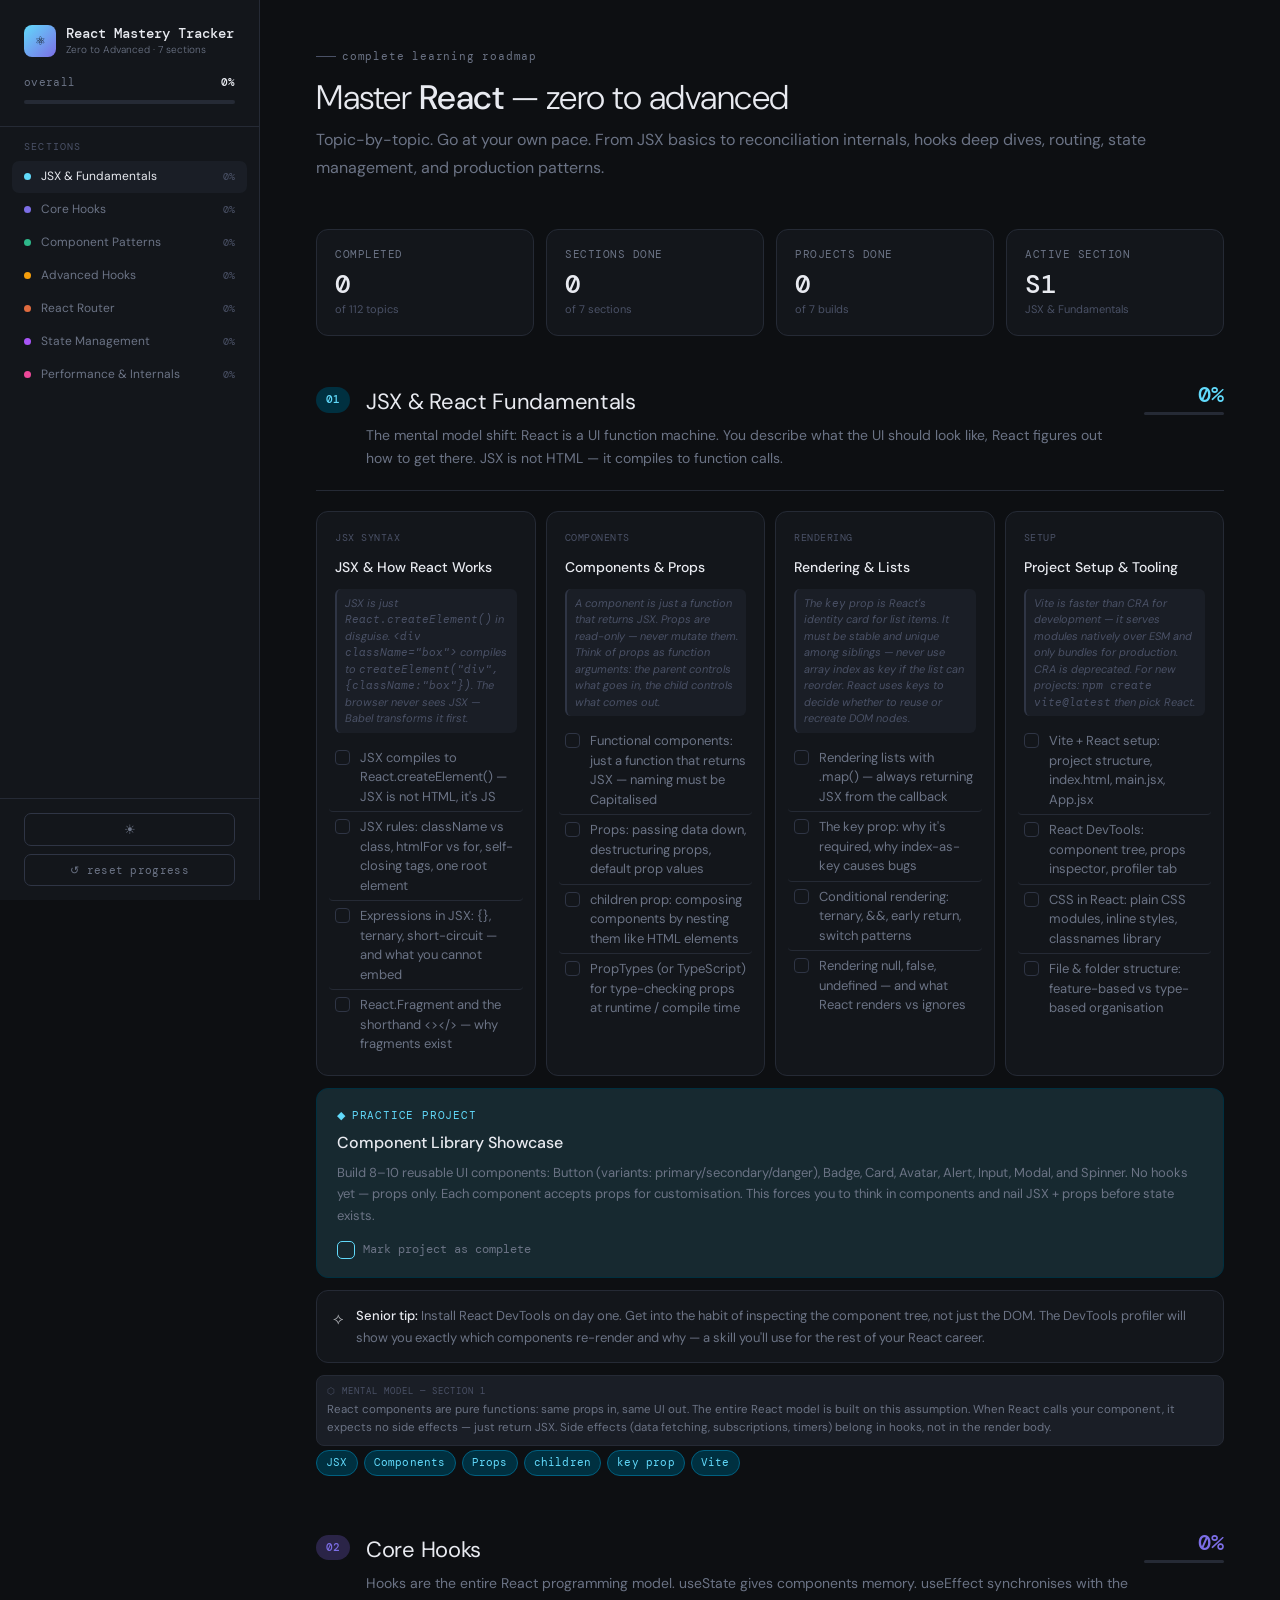
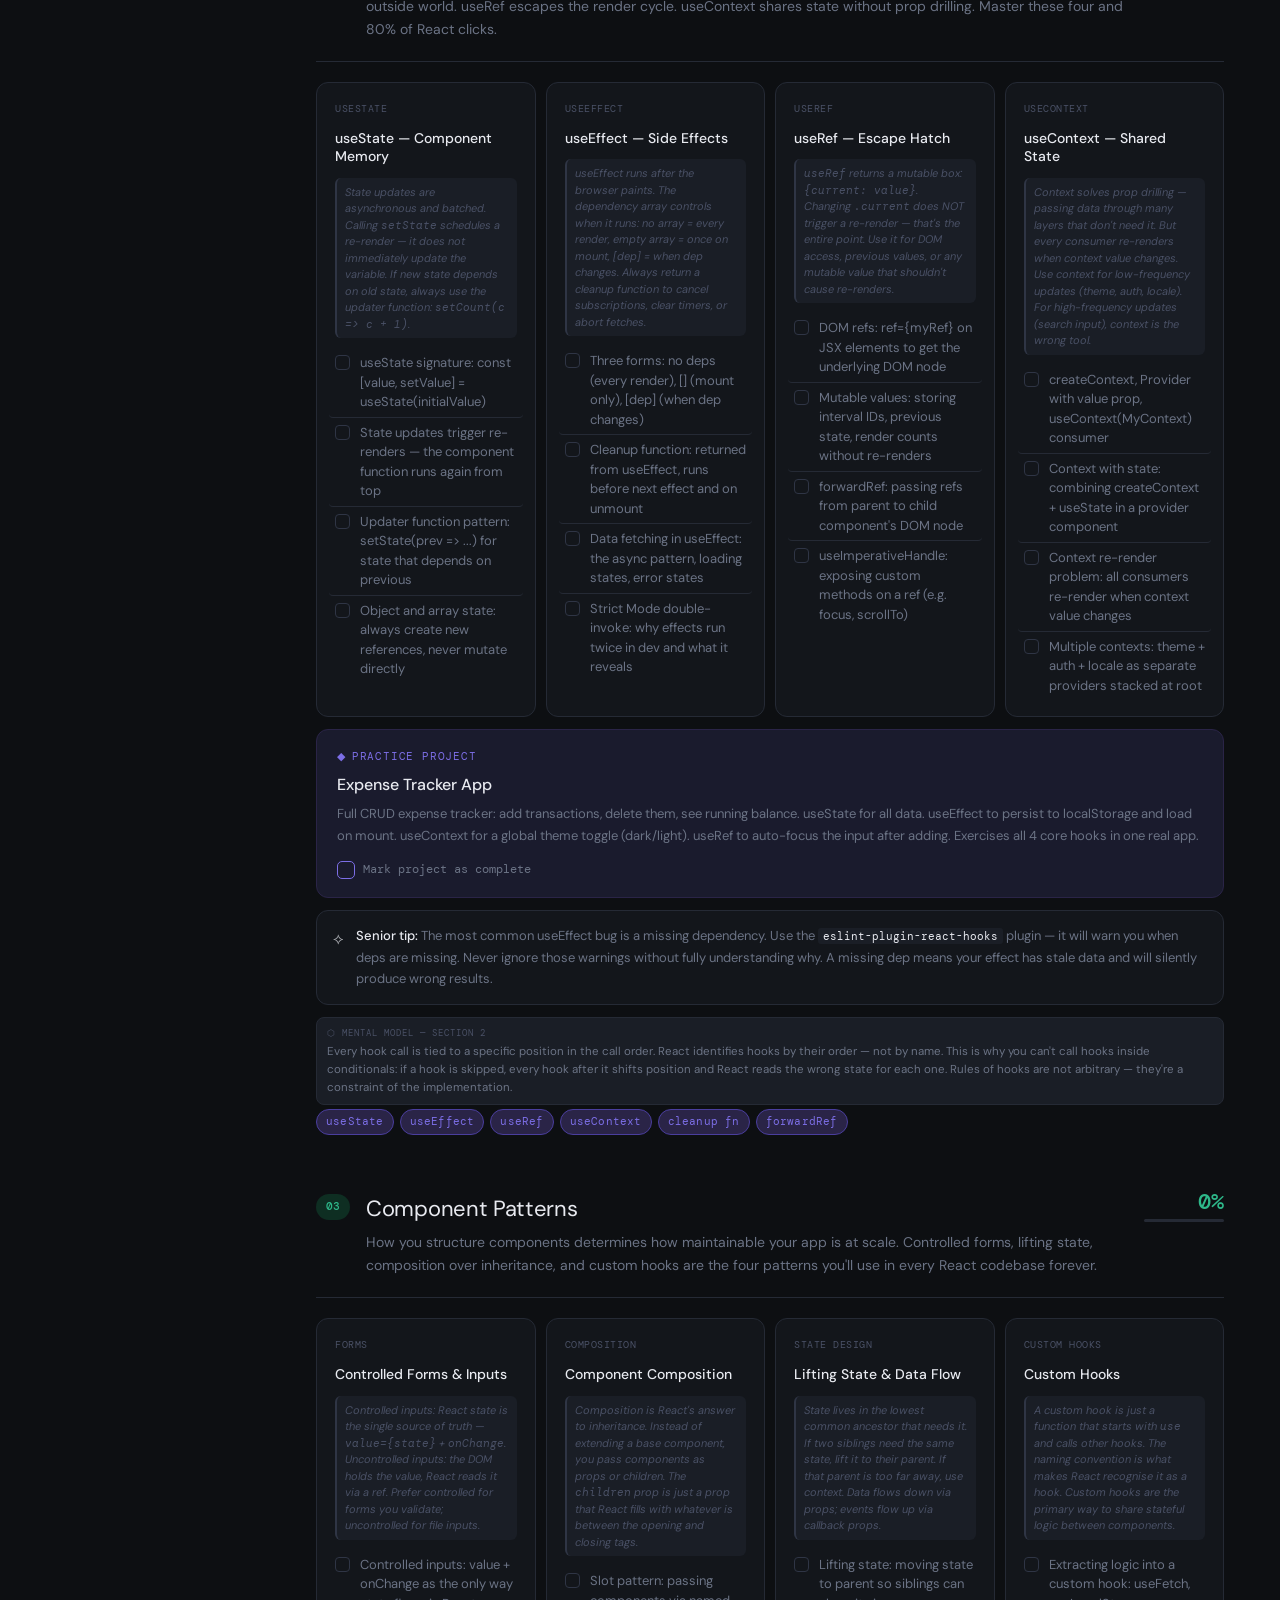
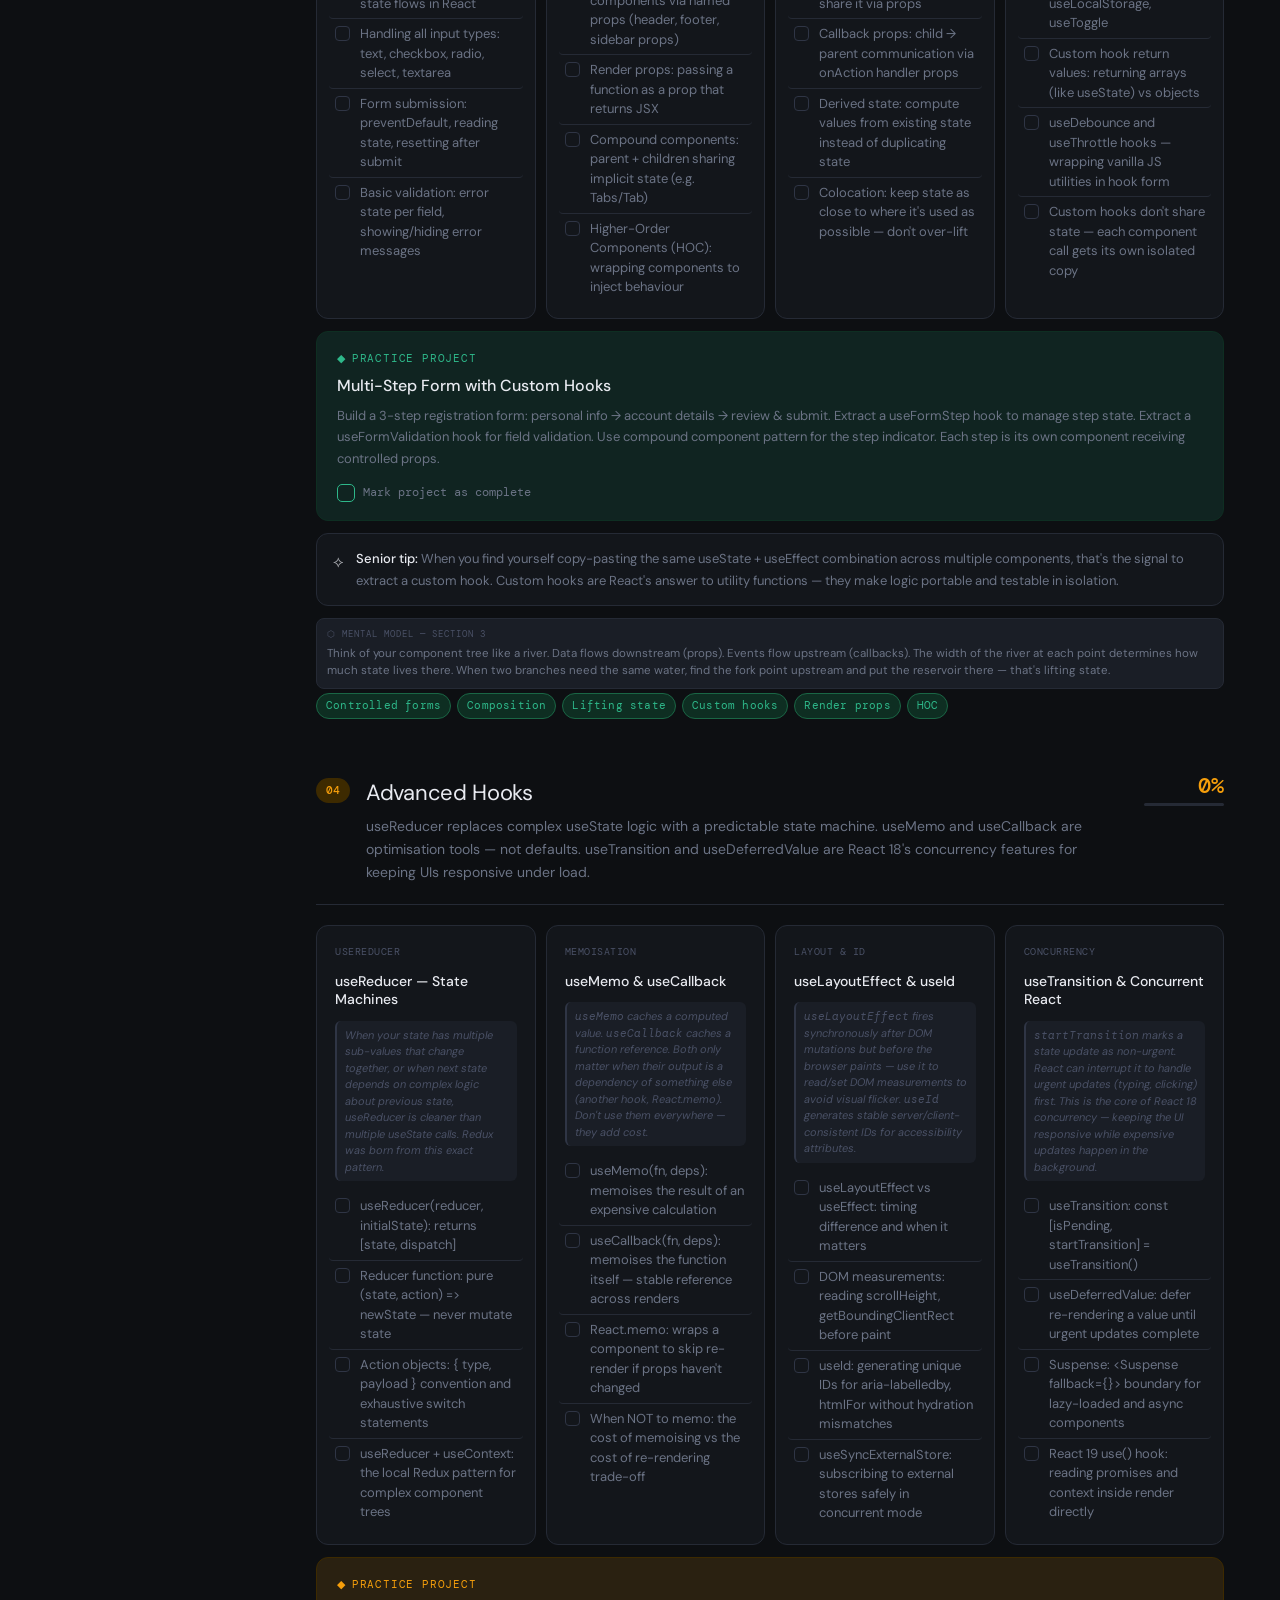
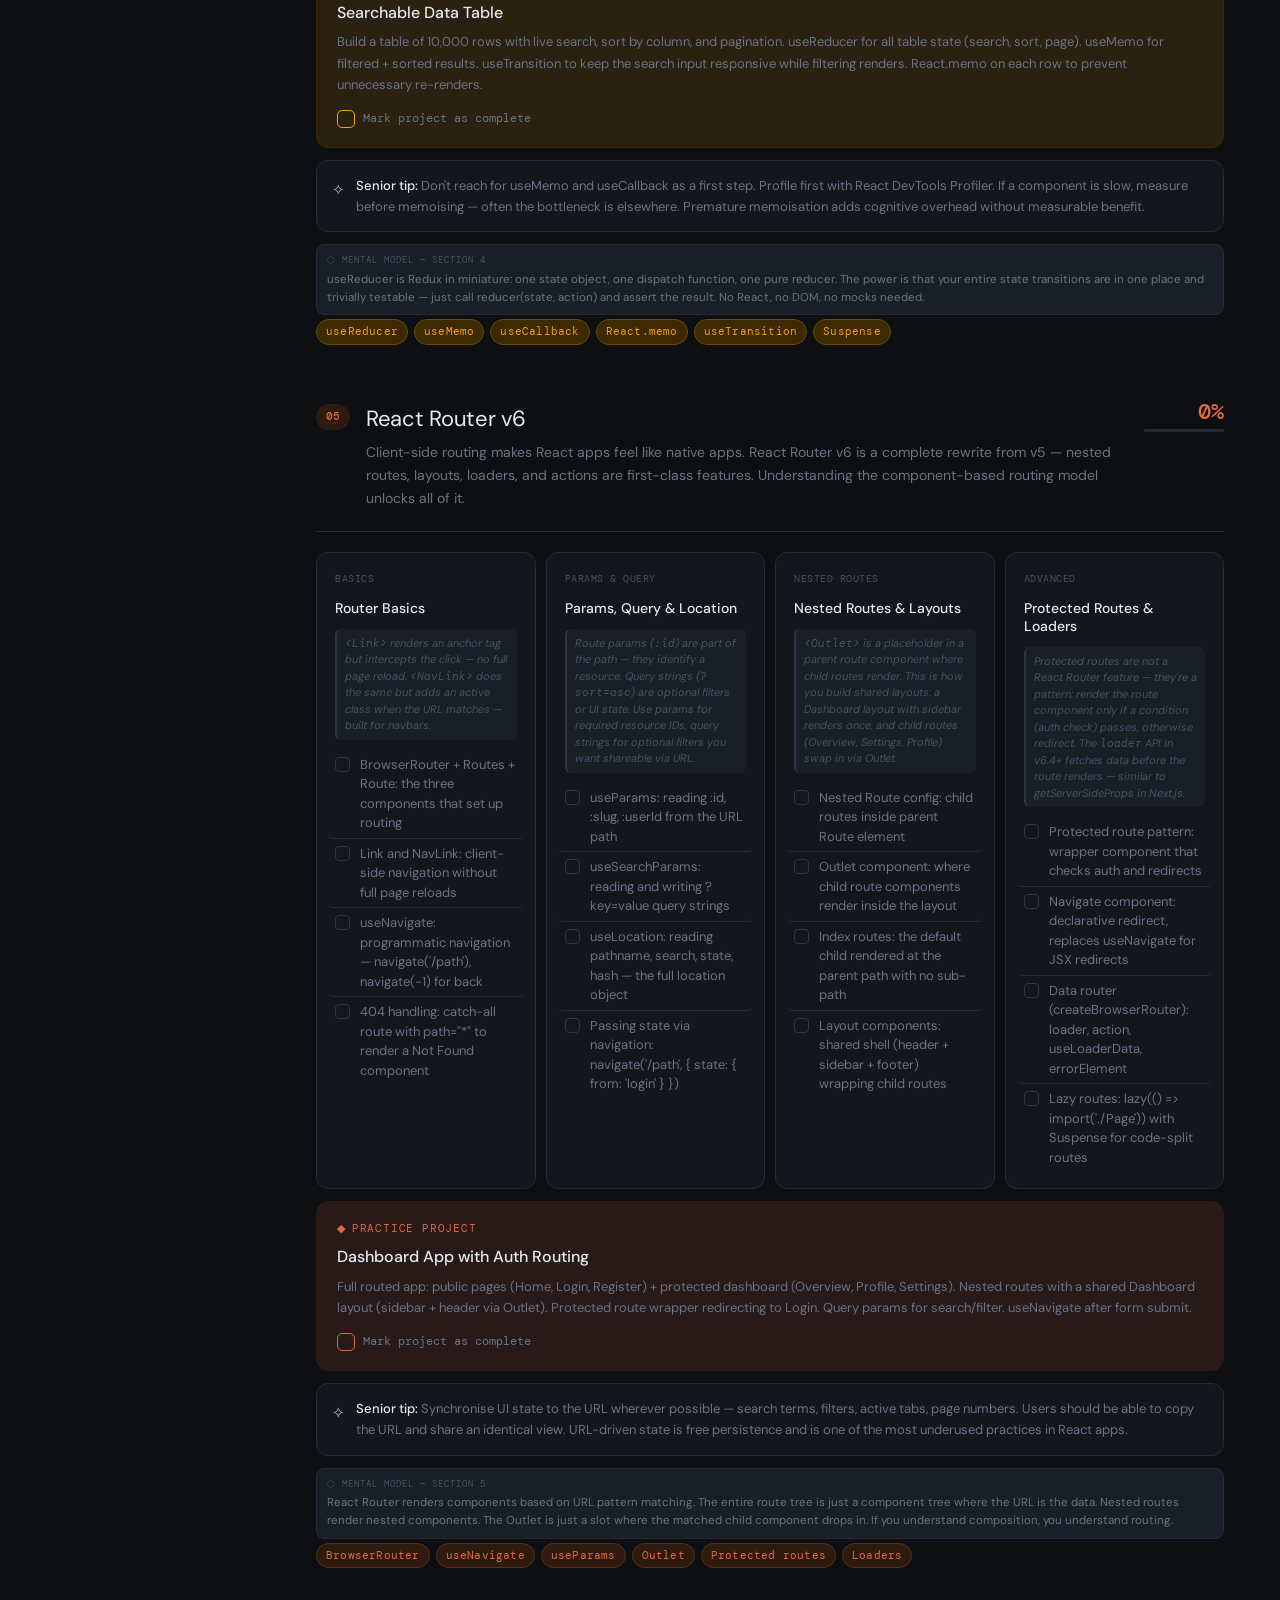
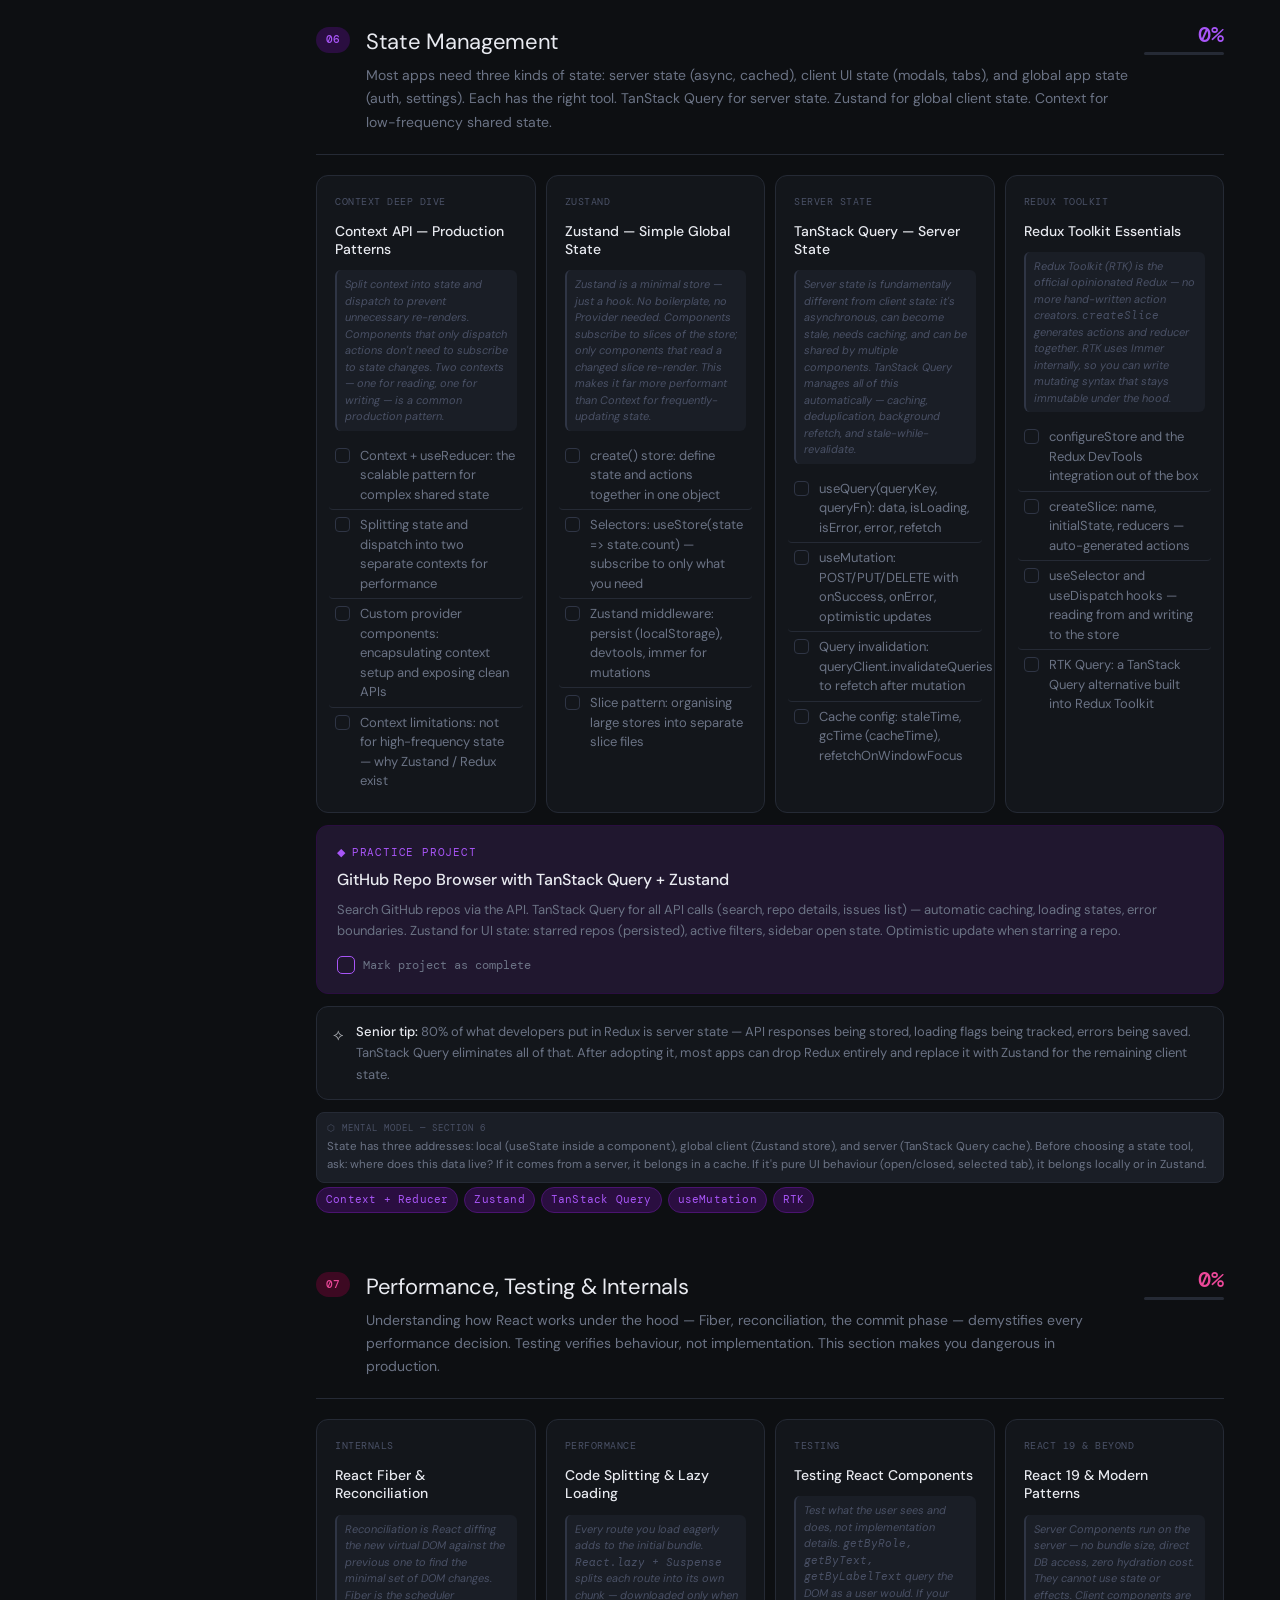
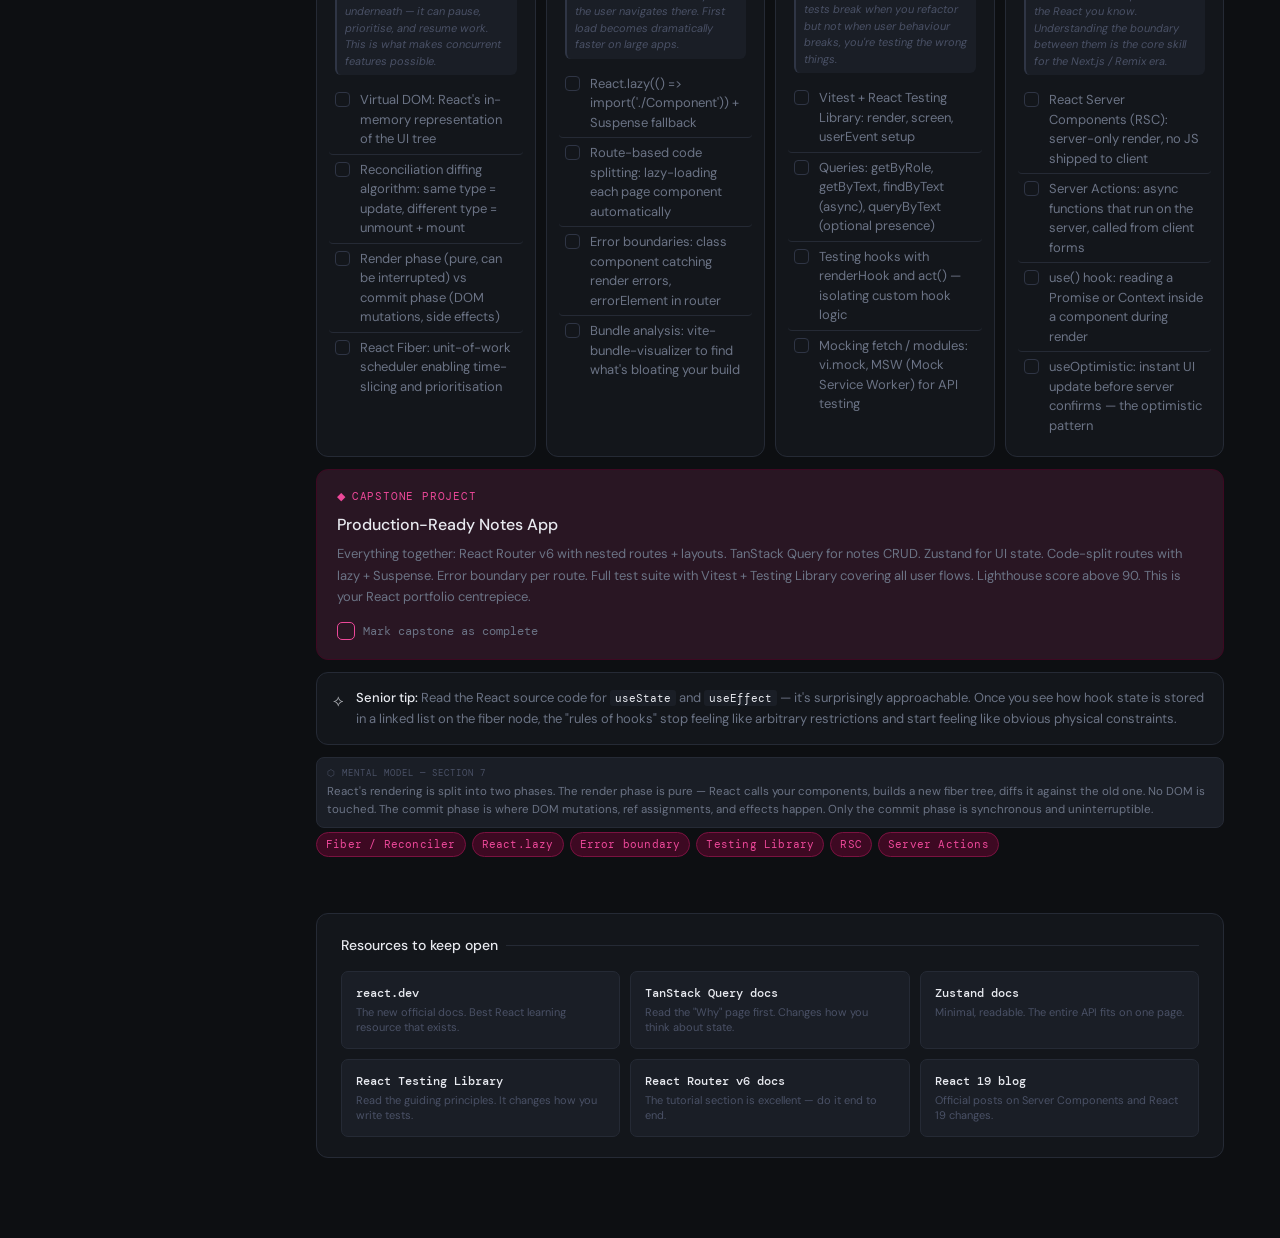
<file: react.html>
<!doctype html>
<html lang="en">
  <head>
    <meta charset="UTF-8" />
    <meta name="viewport" content="width=device-width, initial-scale=1.0" />
    <title>React Mastery — Complete Roadmap Tracker</title>
    <link rel="preconnect" href="https://fonts.googleapis.com" />
    <link
      href="https://fonts.googleapis.com/css2?family=DM+Mono:ital,wght@0,300;0,400;0,500;1,300&family=DM+Sans:ital,opsz,wght@0,9..40,300;0,9..40,400;0,9..40,500;1,9..40,300&display=swap"
      rel="stylesheet"
    />
    <link rel="stylesheet" href="./react.css" />
  </head>
  <body>
    <div class="layout">
      <!-- ═══ SIDEBAR ═══ -->
      <aside class="sidebar">
        <div class="sidebar-top">
          <div class="logo">
            <div class="logo-icon">⚛</div>
            <div>
              <div class="logo-text">React Mastery Tracker</div>
              <div class="logo-sub">Zero to Advanced · 7 sections</div>
            </div>
          </div>
          <div class="overall-progress">
            <div class="progress-row">
              <span class="progress-label">overall</span>
              <span class="progress-pct" id="overall-pct">0%</span>
            </div>
            <div class="progress-track">
              <div
                class="progress-fill"
                id="overall-fill"
                style="width: 0%"
              ></div>
            </div>
          </div>
        </div>

        <nav class="sidebar-nav">
          <div class="nav-label">Sections</div>
          <a class="nav-item active" href="#sec1">
            <div class="nav-dot" style="background: var(--s1)"></div>
            <div class="nav-week-title">JSX & Fundamentals</div>
            <span class="nav-mini-progress" id="nav-pct-1">0%</span>
          </a>
          <a class="nav-item" href="#sec2">
            <div class="nav-dot" style="background: var(--s2)"></div>
            <div class="nav-week-title">Core Hooks</div>
            <span class="nav-mini-progress" id="nav-pct-2">0%</span>
          </a>
          <a class="nav-item" href="#sec3">
            <div class="nav-dot" style="background: var(--s3)"></div>
            <div class="nav-week-title">Component Patterns</div>
            <span class="nav-mini-progress" id="nav-pct-3">0%</span>
          </a>
          <a class="nav-item" href="#sec4">
            <div class="nav-dot" style="background: var(--s4)"></div>
            <div class="nav-week-title">Advanced Hooks</div>
            <span class="nav-mini-progress" id="nav-pct-4">0%</span>
          </a>
          <a class="nav-item" href="#sec5">
            <div class="nav-dot" style="background: var(--s5)"></div>
            <div class="nav-week-title">React Router</div>
            <span class="nav-mini-progress" id="nav-pct-5">0%</span>
          </a>
          <a class="nav-item" href="#sec6">
            <div class="nav-dot" style="background: var(--s6)"></div>
            <div class="nav-week-title">State Management</div>
            <span class="nav-mini-progress" id="nav-pct-6">0%</span>
          </a>
          <a class="nav-item" href="#sec7">
            <div class="nav-dot" style="background: var(--s7)"></div>
            <div class="nav-week-title">Performance & Internals</div>
            <span class="nav-mini-progress" id="nav-pct-7">0%</span>
          </a>
        </nav>

        <div class="sidebar-footer">
          <div style="display: flex; gap: 8px; margin-bottom: 8px">
            <button class="theme-btn" onclick="toggleTheme()">
              <span id="theme-icon">☀</span>
            </button>
          </div>
          <button class="reset-btn" onclick="resetAll()">
            ↺ reset progress
          </button>
        </div>
      </aside>

      <!-- ═══ MAIN ═══ -->
      <main class="main">
        <div class="main-inner">
          <header class="page-header">
            <div class="page-tag">complete learning roadmap</div>
            <h1 class="page-title">
              Master <strong>React</strong> — zero to advanced
            </h1>
            <p class="page-desc">
              Topic-by-topic. Go at your own pace. From JSX basics to
              reconciliation internals, hooks deep dives, routing, state
              management, and production patterns.
            </p>
          </header>

          <div class="stats-row">
            <div class="stat-card">
              <div class="stat-label">completed</div>
              <div class="stat-value" id="stat-done">0</div>
              <div class="stat-sub">
                of <span id="stat-total">112</span> topics
              </div>
            </div>
            <div class="stat-card">
              <div class="stat-label">sections done</div>
              <div class="stat-value" id="stat-sections">0</div>
              <div class="stat-sub">of 7 sections</div>
            </div>
            <div class="stat-card">
              <div class="stat-label">projects done</div>
              <div class="stat-value" id="stat-projects">0</div>
              <div class="stat-sub">of 7 builds</div>
            </div>
            <div class="stat-card">
              <div class="stat-label">active section</div>
              <div class="stat-value" id="stat-active">S1</div>
              <div class="stat-sub" id="stat-active-name">
                JSX & Fundamentals
              </div>
            </div>
          </div>

          <div class="celebrate-bar" id="celebrate-bar">
            <span id="celebrate-msg">🎉 Section complete!</span>
          </div>

          <!-- ══════════════════════════════════════════ -->
          <!-- SECTION 1: JSX & React Fundamentals       -->
          <!-- ══════════════════════════════════════════ -->
          <section class="week-section" id="sec1">
            <div class="week-header">
              <span
                class="week-num"
                style="background: var(--s1-dim); color: var(--s1)"
                >01</span
              >
              <div class="week-header-text">
                <h2 class="week-title">JSX & React Fundamentals</h2>
                <p class="week-desc">
                  The mental model shift: React is a UI function machine. You
                  describe what the UI should look like, React figures out how
                  to get there. JSX is not HTML — it compiles to function calls.
                </p>
              </div>
              <div class="week-progress-wrap">
                <span class="week-pct" id="wpct-1" style="color: var(--s1)"
                  >0%</span
                >
                <div class="week-track">
                  <div
                    class="week-fill"
                    id="wfill-1"
                    style="background: var(--s1); width: 0%"
                  ></div>
                </div>
              </div>
            </div>

            <div class="days-grid">
              <div class="day-card">
                <div class="day-meta">
                  <span class="day-label">jsx syntax</span>
                  <span
                    class="day-done-badge"
                    id="badge-s1c1"
                    style="background: var(--s1-dim); color: var(--s1)"
                    >done ✓</span
                  >
                </div>
                <div class="day-title">JSX & How React Works</div>
                <div class="day-hint">
                  JSX is just
                  <code
                    style="
                      font-family:
                        DM Mono,
                        monospace;
                      font-size: 11px;
                    "
                    >React.createElement()</code
                  >
                  in disguise.
                  <code
                    style="
                      font-family:
                        DM Mono,
                        monospace;
                      font-size: 11px;
                    "
                    >&lt;div className="box"&gt;</code
                  >
                  compiles to
                  <code
                    style="
                      font-family:
                        DM Mono,
                        monospace;
                      font-size: 11px;
                    "
                    >createElement("div", {className:"box"})</code
                  >. The browser never sees JSX — Babel transforms it first.
                </div>
                <ul class="topic-list">
                  <li
                    class="topic-item"
                    onclick="toggle(this)"
                    data-id="s1-c1-t1"
                  >
                    <div class="topic-cb"></div>
                    <span class="topic-text"
                      >JSX compiles to React.createElement() — JSX is not HTML,
                      it's JS</span
                    >
                  </li>
                  <li
                    class="topic-item"
                    onclick="toggle(this)"
                    data-id="s1-c1-t2"
                  >
                    <div class="topic-cb"></div>
                    <span class="topic-text"
                      >JSX rules: className vs class, htmlFor vs for,
                      self-closing tags, one root element</span
                    >
                  </li>
                  <li
                    class="topic-item"
                    onclick="toggle(this)"
                    data-id="s1-c1-t3"
                  >
                    <div class="topic-cb"></div>
                    <span class="topic-text"
                      >Expressions in JSX: {}, ternary, short-circuit — and what
                      you cannot embed</span
                    >
                  </li>
                  <li
                    class="topic-item"
                    onclick="toggle(this)"
                    data-id="s1-c1-t4"
                  >
                    <div class="topic-cb"></div>
                    <span class="topic-text"
                      >React.Fragment and the shorthand &lt;&gt;&lt;/&gt; — why
                      fragments exist</span
                    >
                  </li>
                </ul>
              </div>

              <div class="day-card">
                <div class="day-meta">
                  <span class="day-label">components</span>
                  <span
                    class="day-done-badge"
                    id="badge-s1c2"
                    style="background: var(--s1-dim); color: var(--s1)"
                    >done ✓</span
                  >
                </div>
                <div class="day-title">Components & Props</div>
                <div class="day-hint">
                  A component is just a function that returns JSX. Props are
                  read-only — never mutate them. Think of props as function
                  arguments: the parent controls what goes in, the child
                  controls what comes out.
                </div>
                <ul class="topic-list">
                  <li
                    class="topic-item"
                    onclick="toggle(this)"
                    data-id="s1-c2-t1"
                  >
                    <div class="topic-cb"></div>
                    <span class="topic-text"
                      >Functional components: just a function that returns JSX —
                      naming must be Capitalised</span
                    >
                  </li>
                  <li
                    class="topic-item"
                    onclick="toggle(this)"
                    data-id="s1-c2-t2"
                  >
                    <div class="topic-cb"></div>
                    <span class="topic-text"
                      >Props: passing data down, destructuring props, default
                      prop values</span
                    >
                  </li>
                  <li
                    class="topic-item"
                    onclick="toggle(this)"
                    data-id="s1-c2-t3"
                  >
                    <div class="topic-cb"></div>
                    <span class="topic-text"
                      >children prop: composing components by nesting them like
                      HTML elements</span
                    >
                  </li>
                  <li
                    class="topic-item"
                    onclick="toggle(this)"
                    data-id="s1-c2-t4"
                  >
                    <div class="topic-cb"></div>
                    <span class="topic-text"
                      >PropTypes (or TypeScript) for type-checking props at
                      runtime / compile time</span
                    >
                  </li>
                </ul>
              </div>

              <div class="day-card">
                <div class="day-meta">
                  <span class="day-label">rendering</span>
                  <span
                    class="day-done-badge"
                    id="badge-s1c3"
                    style="background: var(--s1-dim); color: var(--s1)"
                    >done ✓</span
                  >
                </div>
                <div class="day-title">Rendering & Lists</div>
                <div class="day-hint">
                  The
                  <code
                    style="
                      font-family:
                        DM Mono,
                        monospace;
                      font-size: 11px;
                    "
                    >key</code
                  >
                  prop is React's identity card for list items. It must be
                  stable and unique among siblings — never use array index as
                  key if the list can reorder. React uses keys to decide whether
                  to reuse or recreate DOM nodes.
                </div>
                <ul class="topic-list">
                  <li
                    class="topic-item"
                    onclick="toggle(this)"
                    data-id="s1-c3-t1"
                  >
                    <div class="topic-cb"></div>
                    <span class="topic-text"
                      >Rendering lists with .map() — always returning JSX from
                      the callback</span
                    >
                  </li>
                  <li
                    class="topic-item"
                    onclick="toggle(this)"
                    data-id="s1-c3-t2"
                  >
                    <div class="topic-cb"></div>
                    <span class="topic-text"
                      >The key prop: why it's required, why index-as-key causes
                      bugs</span
                    >
                  </li>
                  <li
                    class="topic-item"
                    onclick="toggle(this)"
                    data-id="s1-c3-t3"
                  >
                    <div class="topic-cb"></div>
                    <span class="topic-text"
                      >Conditional rendering: ternary, &&, early return, switch
                      patterns</span
                    >
                  </li>
                  <li
                    class="topic-item"
                    onclick="toggle(this)"
                    data-id="s1-c3-t4"
                  >
                    <div class="topic-cb"></div>
                    <span class="topic-text"
                      >Rendering null, false, undefined — and what React renders
                      vs ignores</span
                    >
                  </li>
                </ul>
              </div>

              <div class="day-card">
                <div class="day-meta">
                  <span class="day-label">setup</span>
                  <span
                    class="day-done-badge"
                    id="badge-s1c4"
                    style="background: var(--s1-dim); color: var(--s1)"
                    >done ✓</span
                  >
                </div>
                <div class="day-title">Project Setup & Tooling</div>
                <div class="day-hint">
                  Vite is faster than CRA for development — it serves modules
                  natively over ESM and only bundles for production. CRA is
                  deprecated. For new projects:
                  <code
                    style="
                      font-family:
                        DM Mono,
                        monospace;
                      font-size: 11px;
                    "
                    >npm create vite@latest</code
                  >
                  then pick React.
                </div>
                <ul class="topic-list">
                  <li
                    class="topic-item"
                    onclick="toggle(this)"
                    data-id="s1-c4-t1"
                  >
                    <div class="topic-cb"></div>
                    <span class="topic-text"
                      >Vite + React setup: project structure, index.html,
                      main.jsx, App.jsx</span
                    >
                  </li>
                  <li
                    class="topic-item"
                    onclick="toggle(this)"
                    data-id="s1-c4-t2"
                  >
                    <div class="topic-cb"></div>
                    <span class="topic-text"
                      >React DevTools: component tree, props inspector, profiler
                      tab</span
                    >
                  </li>
                  <li
                    class="topic-item"
                    onclick="toggle(this)"
                    data-id="s1-c4-t3"
                  >
                    <div class="topic-cb"></div>
                    <span class="topic-text"
                      >CSS in React: plain CSS modules, inline styles,
                      classnames library</span
                    >
                  </li>
                  <li
                    class="topic-item"
                    onclick="toggle(this)"
                    data-id="s1-c4-t4"
                  >
                    <div class="topic-cb"></div>
                    <span class="topic-text"
                      >File & folder structure: feature-based vs type-based
                      organisation</span
                    >
                  </li>
                </ul>
              </div>
            </div>

            <div
              class="project-card"
              style="background: var(--s1-glow); border-color: var(--s1-dim)"
            >
              <div class="project-tag" style="color: var(--s1)">
                <span>◆</span> Practice Project
              </div>
              <div class="project-name">Component Library Showcase</div>
              <div class="project-desc">
                Build 8–10 reusable UI components: Button (variants:
                primary/secondary/danger), Badge, Card, Avatar, Alert, Input,
                Modal, and Spinner. No hooks yet — props only. Each component
                accepts props for customisation. This forces you to think in
                components and nail JSX + props before state exists.
              </div>
              <div class="project-check" onclick="toggleProject('proj-s1')">
                <div
                  class="project-cb"
                  id="proj-s1"
                  style="border-color: var(--s1)"
                ></div>
                <span class="project-check-label"
                  >Mark project as complete</span
                >
              </div>
            </div>

            <div class="tip-card">
              <span class="tip-icon">⟡</span>
              <p class="tip-text">
                <strong>Senior tip:</strong> Install React DevTools on day one.
                Get into the habit of inspecting the component tree, not just
                the DOM. The DevTools profiler will show you exactly which
                components re-render and why — a skill you'll use for the rest
                of your React career.
              </p>
            </div>

            <div class="mental-model">
              <div class="mental-model-label">⬡ Mental Model — Section 1</div>
              <div class="mental-model-text">
                React components are pure functions: same props in, same UI out.
                The entire React model is built on this assumption. When React
                calls your component, it expects no side effects — just return
                JSX. Side effects (data fetching, subscriptions, timers) belong
                in hooks, not in the render body.
              </div>
            </div>

            <div class="pills-row">
              <span
                class="skill-pill"
                style="
                  background: var(--s1-dim);
                  color: var(--s1);
                  border-color: #006080;
                "
                >JSX</span
              >
              <span
                class="skill-pill"
                style="
                  background: var(--s1-dim);
                  color: var(--s1);
                  border-color: #006080;
                "
                >Components</span
              >
              <span
                class="skill-pill"
                style="
                  background: var(--s1-dim);
                  color: var(--s1);
                  border-color: #006080;
                "
                >Props</span
              >
              <span
                class="skill-pill"
                style="
                  background: var(--s1-dim);
                  color: var(--s1);
                  border-color: #006080;
                "
                >children</span
              >
              <span
                class="skill-pill"
                style="
                  background: var(--s1-dim);
                  color: var(--s1);
                  border-color: #006080;
                "
                >key prop</span
              >
              <span
                class="skill-pill"
                style="
                  background: var(--s1-dim);
                  color: var(--s1);
                  border-color: #006080;
                "
                >Vite</span
              >
            </div>
          </section>

          <!-- ══════════════════════════════════════════ -->
          <!-- SECTION 2: Core Hooks                     -->
          <!-- ══════════════════════════════════════════ -->
          <section class="week-section" id="sec2">
            <div class="week-header">
              <span
                class="week-num"
                style="background: var(--s2-dim); color: var(--s2)"
                >02</span
              >
              <div class="week-header-text">
                <h2 class="week-title">Core Hooks</h2>
                <p class="week-desc">
                  Hooks are the entire React programming model. useState gives
                  components memory. useEffect synchronises with the outside
                  world. useRef escapes the render cycle. useContext shares
                  state without prop drilling. Master these four and 80% of
                  React clicks.
                </p>
              </div>
              <div class="week-progress-wrap">
                <span class="week-pct" id="wpct-2" style="color: var(--s2)"
                  >0%</span
                >
                <div class="week-track">
                  <div
                    class="week-fill"
                    id="wfill-2"
                    style="background: var(--s2); width: 0%"
                  ></div>
                </div>
              </div>
            </div>

            <div class="days-grid">
              <div class="day-card">
                <div class="day-meta">
                  <span class="day-label">useState</span>
                  <span
                    class="day-done-badge"
                    id="badge-s2c1"
                    style="background: var(--s2-dim); color: var(--s2)"
                    >done ✓</span
                  >
                </div>
                <div class="day-title">useState — Component Memory</div>
                <div class="day-hint">
                  State updates are asynchronous and batched. Calling
                  <code
                    style="
                      font-family:
                        DM Mono,
                        monospace;
                      font-size: 11px;
                    "
                    >setState</code
                  >
                  schedules a re-render — it does not immediately update the
                  variable. If new state depends on old state, always use the
                  updater function:
                  <code
                    style="
                      font-family:
                        DM Mono,
                        monospace;
                      font-size: 11px;
                    "
                    >setCount(c => c + 1)</code
                  >.
                </div>
                <ul class="topic-list">
                  <li
                    class="topic-item"
                    onclick="toggle(this)"
                    data-id="s2-c1-t1"
                  >
                    <div class="topic-cb"></div>
                    <span class="topic-text"
                      >useState signature: const [value, setValue] =
                      useState(initialValue)</span
                    >
                  </li>
                  <li
                    class="topic-item"
                    onclick="toggle(this)"
                    data-id="s2-c1-t2"
                  >
                    <div class="topic-cb"></div>
                    <span class="topic-text"
                      >State updates trigger re-renders — the component function
                      runs again from top</span
                    >
                  </li>
                  <li
                    class="topic-item"
                    onclick="toggle(this)"
                    data-id="s2-c1-t3"
                  >
                    <div class="topic-cb"></div>
                    <span class="topic-text"
                      >Updater function pattern: setState(prev => ...) for state
                      that depends on previous</span
                    >
                  </li>
                  <li
                    class="topic-item"
                    onclick="toggle(this)"
                    data-id="s2-c1-t4"
                  >
                    <div class="topic-cb"></div>
                    <span class="topic-text"
                      >Object and array state: always create new references,
                      never mutate directly</span
                    >
                  </li>
                </ul>
              </div>

              <div class="day-card">
                <div class="day-meta">
                  <span class="day-label">useEffect</span>
                  <span
                    class="day-done-badge"
                    id="badge-s2c2"
                    style="background: var(--s2-dim); color: var(--s2)"
                    >done ✓</span
                  >
                </div>
                <div class="day-title">useEffect — Side Effects</div>
                <div class="day-hint">
                  useEffect runs after the browser paints. The dependency array
                  controls when it runs: no array = every render, empty array =
                  once on mount, [dep] = when dep changes. Always return a
                  cleanup function to cancel subscriptions, clear timers, or
                  abort fetches.
                </div>
                <ul class="topic-list">
                  <li
                    class="topic-item"
                    onclick="toggle(this)"
                    data-id="s2-c2-t1"
                  >
                    <div class="topic-cb"></div>
                    <span class="topic-text"
                      >Three forms: no deps (every render), [] (mount only),
                      [dep] (when dep changes)</span
                    >
                  </li>
                  <li
                    class="topic-item"
                    onclick="toggle(this)"
                    data-id="s2-c2-t2"
                  >
                    <div class="topic-cb"></div>
                    <span class="topic-text"
                      >Cleanup function: returned from useEffect, runs before
                      next effect and on unmount</span
                    >
                  </li>
                  <li
                    class="topic-item"
                    onclick="toggle(this)"
                    data-id="s2-c2-t3"
                  >
                    <div class="topic-cb"></div>
                    <span class="topic-text"
                      >Data fetching in useEffect: the async pattern, loading
                      states, error states</span
                    >
                  </li>
                  <li
                    class="topic-item"
                    onclick="toggle(this)"
                    data-id="s2-c2-t4"
                  >
                    <div class="topic-cb"></div>
                    <span class="topic-text"
                      >Strict Mode double-invoke: why effects run twice in dev
                      and what it reveals</span
                    >
                  </li>
                </ul>
              </div>

              <div class="day-card">
                <div class="day-meta">
                  <span class="day-label">useRef</span>
                  <span
                    class="day-done-badge"
                    id="badge-s2c3"
                    style="background: var(--s2-dim); color: var(--s2)"
                    >done ✓</span
                  >
                </div>
                <div class="day-title">useRef — Escape Hatch</div>
                <div class="day-hint">
                  <code
                    style="
                      font-family:
                        DM Mono,
                        monospace;
                      font-size: 11px;
                    "
                    >useRef</code
                  >
                  returns a mutable box:
                  <code
                    style="
                      font-family:
                        DM Mono,
                        monospace;
                      font-size: 11px;
                    "
                    >{current: value}</code
                  >. Changing
                  <code
                    style="
                      font-family:
                        DM Mono,
                        monospace;
                      font-size: 11px;
                    "
                    >.current</code
                  >
                  does NOT trigger a re-render — that's the entire point. Use it
                  for DOM access, previous values, or any mutable value that
                  shouldn't cause re-renders.
                </div>
                <ul class="topic-list">
                  <li
                    class="topic-item"
                    onclick="toggle(this)"
                    data-id="s2-c3-t1"
                  >
                    <div class="topic-cb"></div>
                    <span class="topic-text"
                      >DOM refs: ref={myRef} on JSX elements to get the
                      underlying DOM node</span
                    >
                  </li>
                  <li
                    class="topic-item"
                    onclick="toggle(this)"
                    data-id="s2-c3-t2"
                  >
                    <div class="topic-cb"></div>
                    <span class="topic-text"
                      >Mutable values: storing interval IDs, previous state,
                      render counts without re-renders</span
                    >
                  </li>
                  <li
                    class="topic-item"
                    onclick="toggle(this)"
                    data-id="s2-c3-t3"
                  >
                    <div class="topic-cb"></div>
                    <span class="topic-text"
                      >forwardRef: passing refs from parent to child component's
                      DOM node</span
                    >
                  </li>
                  <li
                    class="topic-item"
                    onclick="toggle(this)"
                    data-id="s2-c3-t4"
                  >
                    <div class="topic-cb"></div>
                    <span class="topic-text"
                      >useImperativeHandle: exposing custom methods on a ref
                      (e.g. focus, scrollTo)</span
                    >
                  </li>
                </ul>
              </div>

              <div class="day-card">
                <div class="day-meta">
                  <span class="day-label">useContext</span>
                  <span
                    class="day-done-badge"
                    id="badge-s2c4"
                    style="background: var(--s2-dim); color: var(--s2)"
                    >done ✓</span
                  >
                </div>
                <div class="day-title">useContext — Shared State</div>
                <div class="day-hint">
                  Context solves prop drilling — passing data through many
                  layers that don't need it. But every consumer re-renders when
                  context value changes. Use context for low-frequency updates
                  (theme, auth, locale). For high-frequency updates (search
                  input), context is the wrong tool.
                </div>
                <ul class="topic-list">
                  <li
                    class="topic-item"
                    onclick="toggle(this)"
                    data-id="s2-c4-t1"
                  >
                    <div class="topic-cb"></div>
                    <span class="topic-text"
                      >createContext, Provider with value prop,
                      useContext(MyContext) consumer</span
                    >
                  </li>
                  <li
                    class="topic-item"
                    onclick="toggle(this)"
                    data-id="s2-c4-t2"
                  >
                    <div class="topic-cb"></div>
                    <span class="topic-text"
                      >Context with state: combining createContext + useState in
                      a provider component</span
                    >
                  </li>
                  <li
                    class="topic-item"
                    onclick="toggle(this)"
                    data-id="s2-c4-t3"
                  >
                    <div class="topic-cb"></div>
                    <span class="topic-text"
                      >Context re-render problem: all consumers re-render when
                      context value changes</span
                    >
                  </li>
                  <li
                    class="topic-item"
                    onclick="toggle(this)"
                    data-id="s2-c4-t4"
                  >
                    <div class="topic-cb"></div>
                    <span class="topic-text"
                      >Multiple contexts: theme + auth + locale as separate
                      providers stacked at root</span
                    >
                  </li>
                </ul>
              </div>
            </div>

            <div
              class="project-card"
              style="background: var(--s2-glow); border-color: var(--s2-dim)"
            >
              <div class="project-tag" style="color: var(--s2)">
                <span>◆</span> Practice Project
              </div>
              <div class="project-name">Expense Tracker App</div>
              <div class="project-desc">
                Full CRUD expense tracker: add transactions, delete them, see
                running balance. useState for all data. useEffect to persist to
                localStorage and load on mount. useContext for a global theme
                toggle (dark/light). useRef to auto-focus the input after
                adding. Exercises all 4 core hooks in one real app.
              </div>
              <div class="project-check" onclick="toggleProject('proj-s2')">
                <div
                  class="project-cb"
                  id="proj-s2"
                  style="border-color: var(--s2)"
                ></div>
                <span class="project-check-label"
                  >Mark project as complete</span
                >
              </div>
            </div>

            <div class="tip-card">
              <span class="tip-icon">⟡</span>
              <p class="tip-text">
                <strong>Senior tip:</strong> The most common useEffect bug is a
                missing dependency. Use the
                <code>eslint-plugin-react-hooks</code> plugin — it will warn you
                when deps are missing. Never ignore those warnings without fully
                understanding why. A missing dep means your effect has stale
                data and will silently produce wrong results.
              </p>
            </div>

            <div class="mental-model">
              <div class="mental-model-label">⬡ Mental Model — Section 2</div>
              <div class="mental-model-text">
                Every hook call is tied to a specific position in the call
                order. React identifies hooks by their order — not by name. This
                is why you can't call hooks inside conditionals: if a hook is
                skipped, every hook after it shifts position and React reads the
                wrong state for each one. Rules of hooks are not arbitrary —
                they're a constraint of the implementation.
              </div>
            </div>

            <div class="pills-row">
              <span
                class="skill-pill"
                style="
                  background: var(--s2-dim);
                  color: var(--s2);
                  border-color: #4a3e9e;
                "
                >useState</span
              >
              <span
                class="skill-pill"
                style="
                  background: var(--s2-dim);
                  color: var(--s2);
                  border-color: #4a3e9e;
                "
                >useEffect</span
              >
              <span
                class="skill-pill"
                style="
                  background: var(--s2-dim);
                  color: var(--s2);
                  border-color: #4a3e9e;
                "
                >useRef</span
              >
              <span
                class="skill-pill"
                style="
                  background: var(--s2-dim);
                  color: var(--s2);
                  border-color: #4a3e9e;
                "
                >useContext</span
              >
              <span
                class="skill-pill"
                style="
                  background: var(--s2-dim);
                  color: var(--s2);
                  border-color: #4a3e9e;
                "
                >cleanup fn</span
              >
              <span
                class="skill-pill"
                style="
                  background: var(--s2-dim);
                  color: var(--s2);
                  border-color: #4a3e9e;
                "
                >forwardRef</span
              >
            </div>
          </section>

          <!-- ══════════════════════════════════════════ -->
          <!-- SECTION 3: Component Patterns             -->
          <!-- ══════════════════════════════════════════ -->
          <section class="week-section" id="sec3">
            <div class="week-header">
              <span
                class="week-num"
                style="background: var(--s3-dim); color: var(--s3)"
                >03</span
              >
              <div class="week-header-text">
                <h2 class="week-title">Component Patterns</h2>
                <p class="week-desc">
                  How you structure components determines how maintainable your
                  app is at scale. Controlled forms, lifting state, composition
                  over inheritance, and custom hooks are the four patterns
                  you'll use in every React codebase forever.
                </p>
              </div>
              <div class="week-progress-wrap">
                <span class="week-pct" id="wpct-3" style="color: var(--s3)"
                  >0%</span
                >
                <div class="week-track">
                  <div
                    class="week-fill"
                    id="wfill-3"
                    style="background: var(--s3); width: 0%"
                  ></div>
                </div>
              </div>
            </div>

            <div class="days-grid">
              <div class="day-card">
                <div class="day-meta">
                  <span class="day-label">forms</span>
                  <span
                    class="day-done-badge"
                    id="badge-s3c1"
                    style="background: var(--s3-dim); color: var(--s3)"
                    >done ✓</span
                  >
                </div>
                <div class="day-title">Controlled Forms & Inputs</div>
                <div class="day-hint">
                  Controlled inputs: React state is the single source of truth —
                  <code
                    style="
                      font-family:
                        DM Mono,
                        monospace;
                      font-size: 11px;
                    "
                    >value={state}</code
                  >
                  +
                  <code
                    style="
                      font-family:
                        DM Mono,
                        monospace;
                      font-size: 11px;
                    "
                    >onChange</code
                  >. Uncontrolled inputs: the DOM holds the value, React reads
                  it via a ref. Prefer controlled for forms you validate;
                  uncontrolled for file inputs.
                </div>
                <ul class="topic-list">
                  <li
                    class="topic-item"
                    onclick="toggle(this)"
                    data-id="s3-c1-t1"
                  >
                    <div class="topic-cb"></div>
                    <span class="topic-text"
                      >Controlled inputs: value + onChange as the only way state
                      flows in React</span
                    >
                  </li>
                  <li
                    class="topic-item"
                    onclick="toggle(this)"
                    data-id="s3-c1-t2"
                  >
                    <div class="topic-cb"></div>
                    <span class="topic-text"
                      >Handling all input types: text, checkbox, radio, select,
                      textarea</span
                    >
                  </li>
                  <li
                    class="topic-item"
                    onclick="toggle(this)"
                    data-id="s3-c1-t3"
                  >
                    <div class="topic-cb"></div>
                    <span class="topic-text"
                      >Form submission: preventDefault, reading state, resetting
                      after submit</span
                    >
                  </li>
                  <li
                    class="topic-item"
                    onclick="toggle(this)"
                    data-id="s3-c1-t4"
                  >
                    <div class="topic-cb"></div>
                    <span class="topic-text"
                      >Basic validation: error state per field, showing/hiding
                      error messages</span
                    >
                  </li>
                </ul>
              </div>

              <div class="day-card">
                <div class="day-meta">
                  <span class="day-label">composition</span>
                  <span
                    class="day-done-badge"
                    id="badge-s3c2"
                    style="background: var(--s3-dim); color: var(--s3)"
                    >done ✓</span
                  >
                </div>
                <div class="day-title">Component Composition</div>
                <div class="day-hint">
                  Composition is React's answer to inheritance. Instead of
                  extending a base component, you pass components as props or
                  children. The
                  <code
                    style="
                      font-family:
                        DM Mono,
                        monospace;
                      font-size: 11px;
                    "
                    >children</code
                  >
                  prop is just a prop that React fills with whatever is between
                  the opening and closing tags.
                </div>
                <ul class="topic-list">
                  <li
                    class="topic-item"
                    onclick="toggle(this)"
                    data-id="s3-c2-t1"
                  >
                    <div class="topic-cb"></div>
                    <span class="topic-text"
                      >Slot pattern: passing components via named props (header,
                      footer, sidebar props)</span
                    >
                  </li>
                  <li
                    class="topic-item"
                    onclick="toggle(this)"
                    data-id="s3-c2-t2"
                  >
                    <div class="topic-cb"></div>
                    <span class="topic-text"
                      >Render props: passing a function as a prop that returns
                      JSX</span
                    >
                  </li>
                  <li
                    class="topic-item"
                    onclick="toggle(this)"
                    data-id="s3-c2-t3"
                  >
                    <div class="topic-cb"></div>
                    <span class="topic-text"
                      >Compound components: parent + children sharing implicit
                      state (e.g. Tabs/Tab)</span
                    >
                  </li>
                  <li
                    class="topic-item"
                    onclick="toggle(this)"
                    data-id="s3-c2-t4"
                  >
                    <div class="topic-cb"></div>
                    <span class="topic-text"
                      >Higher-Order Components (HOC): wrapping components to
                      inject behaviour</span
                    >
                  </li>
                </ul>
              </div>

              <div class="day-card">
                <div class="day-meta">
                  <span class="day-label">state design</span>
                  <span
                    class="day-done-badge"
                    id="badge-s3c3"
                    style="background: var(--s3-dim); color: var(--s3)"
                    >done ✓</span
                  >
                </div>
                <div class="day-title">Lifting State & Data Flow</div>
                <div class="day-hint">
                  State lives in the lowest common ancestor that needs it. If
                  two siblings need the same state, lift it to their parent. If
                  that parent is too far away, use context. Data flows down via
                  props; events flow up via callback props.
                </div>
                <ul class="topic-list">
                  <li
                    class="topic-item"
                    onclick="toggle(this)"
                    data-id="s3-c3-t1"
                  >
                    <div class="topic-cb"></div>
                    <span class="topic-text"
                      >Lifting state: moving state to parent so siblings can
                      share it via props</span
                    >
                  </li>
                  <li
                    class="topic-item"
                    onclick="toggle(this)"
                    data-id="s3-c3-t2"
                  >
                    <div class="topic-cb"></div>
                    <span class="topic-text"
                      >Callback props: child → parent communication via onAction
                      handler props</span
                    >
                  </li>
                  <li
                    class="topic-item"
                    onclick="toggle(this)"
                    data-id="s3-c3-t3"
                  >
                    <div class="topic-cb"></div>
                    <span class="topic-text"
                      >Derived state: compute values from existing state instead
                      of duplicating state</span
                    >
                  </li>
                  <li
                    class="topic-item"
                    onclick="toggle(this)"
                    data-id="s3-c3-t4"
                  >
                    <div class="topic-cb"></div>
                    <span class="topic-text"
                      >Colocation: keep state as close to where it's used as
                      possible — don't over-lift</span
                    >
                  </li>
                </ul>
              </div>

              <div class="day-card">
                <div class="day-meta">
                  <span class="day-label">custom hooks</span>
                  <span
                    class="day-done-badge"
                    id="badge-s3c4"
                    style="background: var(--s3-dim); color: var(--s3)"
                    >done ✓</span
                  >
                </div>
                <div class="day-title">Custom Hooks</div>
                <div class="day-hint">
                  A custom hook is just a function that starts with
                  <code
                    style="
                      font-family:
                        DM Mono,
                        monospace;
                      font-size: 11px;
                    "
                    >use</code
                  >
                  and calls other hooks. The naming convention is what makes
                  React recognise it as a hook. Custom hooks are the primary way
                  to share stateful logic between components.
                </div>
                <ul class="topic-list">
                  <li
                    class="topic-item"
                    onclick="toggle(this)"
                    data-id="s3-c4-t1"
                  >
                    <div class="topic-cb"></div>
                    <span class="topic-text"
                      >Extracting logic into a custom hook: useFetch,
                      useLocalStorage, useToggle</span
                    >
                  </li>
                  <li
                    class="topic-item"
                    onclick="toggle(this)"
                    data-id="s3-c4-t2"
                  >
                    <div class="topic-cb"></div>
                    <span class="topic-text"
                      >Custom hook return values: returning arrays (like
                      useState) vs objects</span
                    >
                  </li>
                  <li
                    class="topic-item"
                    onclick="toggle(this)"
                    data-id="s3-c4-t3"
                  >
                    <div class="topic-cb"></div>
                    <span class="topic-text"
                      >useDebounce and useThrottle hooks — wrapping vanilla JS
                      utilities in hook form</span
                    >
                  </li>
                  <li
                    class="topic-item"
                    onclick="toggle(this)"
                    data-id="s3-c4-t4"
                  >
                    <div class="topic-cb"></div>
                    <span class="topic-text"
                      >Custom hooks don't share state — each component call gets
                      its own isolated copy</span
                    >
                  </li>
                </ul>
              </div>
            </div>

            <div
              class="project-card"
              style="background: var(--s3-glow); border-color: var(--s3-dim)"
            >
              <div class="project-tag" style="color: var(--s3)">
                <span>◆</span> Practice Project
              </div>
              <div class="project-name">Multi-Step Form with Custom Hooks</div>
              <div class="project-desc">
                Build a 3-step registration form: personal info → account
                details → review & submit. Extract a useFormStep hook to manage
                step state. Extract a useFormValidation hook for field
                validation. Use compound component pattern for the step
                indicator. Each step is its own component receiving controlled
                props.
              </div>
              <div class="project-check" onclick="toggleProject('proj-s3')">
                <div
                  class="project-cb"
                  id="proj-s3"
                  style="border-color: var(--s3)"
                ></div>
                <span class="project-check-label"
                  >Mark project as complete</span
                >
              </div>
            </div>

            <div class="tip-card">
              <span class="tip-icon">⟡</span>
              <p class="tip-text">
                <strong>Senior tip:</strong> When you find yourself copy-pasting
                the same useState + useEffect combination across multiple
                components, that's the signal to extract a custom hook. Custom
                hooks are React's answer to utility functions — they make logic
                portable and testable in isolation.
              </p>
            </div>

            <div class="mental-model">
              <div class="mental-model-label">⬡ Mental Model — Section 3</div>
              <div class="mental-model-text">
                Think of your component tree like a river. Data flows downstream
                (props). Events flow upstream (callbacks). The width of the
                river at each point determines how much state lives there. When
                two branches need the same water, find the fork point upstream
                and put the reservoir there — that's lifting state.
              </div>
            </div>

            <div class="pills-row">
              <span
                class="skill-pill"
                style="
                  background: var(--s3-dim);
                  color: var(--s3);
                  border-color: #1a6645;
                "
                >Controlled forms</span
              >
              <span
                class="skill-pill"
                style="
                  background: var(--s3-dim);
                  color: var(--s3);
                  border-color: #1a6645;
                "
                >Composition</span
              >
              <span
                class="skill-pill"
                style="
                  background: var(--s3-dim);
                  color: var(--s3);
                  border-color: #1a6645;
                "
                >Lifting state</span
              >
              <span
                class="skill-pill"
                style="
                  background: var(--s3-dim);
                  color: var(--s3);
                  border-color: #1a6645;
                "
                >Custom hooks</span
              >
              <span
                class="skill-pill"
                style="
                  background: var(--s3-dim);
                  color: var(--s3);
                  border-color: #1a6645;
                "
                >Render props</span
              >
              <span
                class="skill-pill"
                style="
                  background: var(--s3-dim);
                  color: var(--s3);
                  border-color: #1a6645;
                "
                >HOC</span
              >
            </div>
          </section>

          <!-- ══════════════════════════════════════════ -->
          <!-- SECTION 4: Advanced Hooks                 -->
          <!-- ══════════════════════════════════════════ -->
          <section class="week-section" id="sec4">
            <div class="week-header">
              <span
                class="week-num"
                style="background: var(--s4-dim); color: var(--s4)"
                >04</span
              >
              <div class="week-header-text">
                <h2 class="week-title">Advanced Hooks</h2>
                <p class="week-desc">
                  useReducer replaces complex useState logic with a predictable
                  state machine. useMemo and useCallback are optimisation tools
                  — not defaults. useTransition and useDeferredValue are React
                  18's concurrency features for keeping UIs responsive under
                  load.
                </p>
              </div>
              <div class="week-progress-wrap">
                <span class="week-pct" id="wpct-4" style="color: var(--s4)"
                  >0%</span
                >
                <div class="week-track">
                  <div
                    class="week-fill"
                    id="wfill-4"
                    style="background: var(--s4); width: 0%"
                  ></div>
                </div>
              </div>
            </div>

            <div class="days-grid">
              <div class="day-card">
                <div class="day-meta">
                  <span class="day-label">useReducer</span>
                  <span
                    class="day-done-badge"
                    id="badge-s4c1"
                    style="background: var(--s4-dim); color: var(--s4)"
                    >done ✓</span
                  >
                </div>
                <div class="day-title">useReducer — State Machines</div>
                <div class="day-hint">
                  When your state has multiple sub-values that change together,
                  or when next state depends on complex logic about previous
                  state, useReducer is cleaner than multiple useState calls.
                  Redux was born from this exact pattern.
                </div>
                <ul class="topic-list">
                  <li
                    class="topic-item"
                    onclick="toggle(this)"
                    data-id="s4-c1-t1"
                  >
                    <div class="topic-cb"></div>
                    <span class="topic-text"
                      >useReducer(reducer, initialState): returns [state,
                      dispatch]</span
                    >
                  </li>
                  <li
                    class="topic-item"
                    onclick="toggle(this)"
                    data-id="s4-c1-t2"
                  >
                    <div class="topic-cb"></div>
                    <span class="topic-text"
                      >Reducer function: pure (state, action) => newState —
                      never mutate state</span
                    >
                  </li>
                  <li
                    class="topic-item"
                    onclick="toggle(this)"
                    data-id="s4-c1-t3"
                  >
                    <div class="topic-cb"></div>
                    <span class="topic-text"
                      >Action objects: { type, payload } convention and
                      exhaustive switch statements</span
                    >
                  </li>
                  <li
                    class="topic-item"
                    onclick="toggle(this)"
                    data-id="s4-c1-t4"
                  >
                    <div class="topic-cb"></div>
                    <span class="topic-text"
                      >useReducer + useContext: the local Redux pattern for
                      complex component trees</span
                    >
                  </li>
                </ul>
              </div>

              <div class="day-card">
                <div class="day-meta">
                  <span class="day-label">memoisation</span>
                  <span
                    class="day-done-badge"
                    id="badge-s4c2"
                    style="background: var(--s4-dim); color: var(--s4)"
                    >done ✓</span
                  >
                </div>
                <div class="day-title">useMemo & useCallback</div>
                <div class="day-hint">
                  <code
                    style="
                      font-family:
                        DM Mono,
                        monospace;
                      font-size: 11px;
                    "
                    >useMemo</code
                  >
                  caches a computed value.
                  <code
                    style="
                      font-family:
                        DM Mono,
                        monospace;
                      font-size: 11px;
                    "
                    >useCallback</code
                  >
                  caches a function reference. Both only matter when their
                  output is a dependency of something else (another hook,
                  React.memo). Don't use them everywhere — they add cost.
                </div>
                <ul class="topic-list">
                  <li
                    class="topic-item"
                    onclick="toggle(this)"
                    data-id="s4-c2-t1"
                  >
                    <div class="topic-cb"></div>
                    <span class="topic-text"
                      >useMemo(fn, deps): memoises the result of an expensive
                      calculation</span
                    >
                  </li>
                  <li
                    class="topic-item"
                    onclick="toggle(this)"
                    data-id="s4-c2-t2"
                  >
                    <div class="topic-cb"></div>
                    <span class="topic-text"
                      >useCallback(fn, deps): memoises the function itself —
                      stable reference across renders</span
                    >
                  </li>
                  <li
                    class="topic-item"
                    onclick="toggle(this)"
                    data-id="s4-c2-t3"
                  >
                    <div class="topic-cb"></div>
                    <span class="topic-text"
                      >React.memo: wraps a component to skip re-render if props
                      haven't changed</span
                    >
                  </li>
                  <li
                    class="topic-item"
                    onclick="toggle(this)"
                    data-id="s4-c2-t4"
                  >
                    <div class="topic-cb"></div>
                    <span class="topic-text"
                      >When NOT to memo: the cost of memoising vs the cost of
                      re-rendering trade-off</span
                    >
                  </li>
                </ul>
              </div>

              <div class="day-card">
                <div class="day-meta">
                  <span class="day-label">layout & id</span>
                  <span
                    class="day-done-badge"
                    id="badge-s4c3"
                    style="background: var(--s4-dim); color: var(--s4)"
                    >done ✓</span
                  >
                </div>
                <div class="day-title">useLayoutEffect & useId</div>
                <div class="day-hint">
                  <code
                    style="
                      font-family:
                        DM Mono,
                        monospace;
                      font-size: 11px;
                    "
                    >useLayoutEffect</code
                  >
                  fires synchronously after DOM mutations but before the browser
                  paints — use it to read/set DOM measurements to avoid visual
                  flicker.
                  <code
                    style="
                      font-family:
                        DM Mono,
                        monospace;
                      font-size: 11px;
                    "
                    >useId</code
                  >
                  generates stable server/client-consistent IDs for
                  accessibility attributes.
                </div>
                <ul class="topic-list">
                  <li
                    class="topic-item"
                    onclick="toggle(this)"
                    data-id="s4-c3-t1"
                  >
                    <div class="topic-cb"></div>
                    <span class="topic-text"
                      >useLayoutEffect vs useEffect: timing difference and when
                      it matters</span
                    >
                  </li>
                  <li
                    class="topic-item"
                    onclick="toggle(this)"
                    data-id="s4-c3-t2"
                  >
                    <div class="topic-cb"></div>
                    <span class="topic-text"
                      >DOM measurements: reading scrollHeight,
                      getBoundingClientRect before paint</span
                    >
                  </li>
                  <li
                    class="topic-item"
                    onclick="toggle(this)"
                    data-id="s4-c3-t3"
                  >
                    <div class="topic-cb"></div>
                    <span class="topic-text"
                      >useId: generating unique IDs for aria-labelledby, htmlFor
                      without hydration mismatches</span
                    >
                  </li>
                  <li
                    class="topic-item"
                    onclick="toggle(this)"
                    data-id="s4-c3-t4"
                  >
                    <div class="topic-cb"></div>
                    <span class="topic-text"
                      >useSyncExternalStore: subscribing to external stores
                      safely in concurrent mode</span
                    >
                  </li>
                </ul>
              </div>

              <div class="day-card">
                <div class="day-meta">
                  <span class="day-label">concurrency</span>
                  <span
                    class="day-done-badge"
                    id="badge-s4c4"
                    style="background: var(--s4-dim); color: var(--s4)"
                    >done ✓</span
                  >
                </div>
                <div class="day-title">useTransition & Concurrent React</div>
                <div class="day-hint">
                  <code
                    style="
                      font-family:
                        DM Mono,
                        monospace;
                      font-size: 11px;
                    "
                    >startTransition</code
                  >
                  marks a state update as non-urgent. React can interrupt it to
                  handle urgent updates (typing, clicking) first. This is the
                  core of React 18 concurrency — keeping the UI responsive while
                  expensive updates happen in the background.
                </div>
                <ul class="topic-list">
                  <li
                    class="topic-item"
                    onclick="toggle(this)"
                    data-id="s4-c4-t1"
                  >
                    <div class="topic-cb"></div>
                    <span class="topic-text"
                      >useTransition: const [isPending, startTransition] =
                      useTransition()</span
                    >
                  </li>
                  <li
                    class="topic-item"
                    onclick="toggle(this)"
                    data-id="s4-c4-t2"
                  >
                    <div class="topic-cb"></div>
                    <span class="topic-text"
                      >useDeferredValue: defer re-rendering a value until urgent
                      updates complete</span
                    >
                  </li>
                  <li
                    class="topic-item"
                    onclick="toggle(this)"
                    data-id="s4-c4-t3"
                  >
                    <div class="topic-cb"></div>
                    <span class="topic-text"
                      >Suspense: &lt;Suspense fallback={}&gt; boundary for
                      lazy-loaded and async components</span
                    >
                  </li>
                  <li
                    class="topic-item"
                    onclick="toggle(this)"
                    data-id="s4-c4-t4"
                  >
                    <div class="topic-cb"></div>
                    <span class="topic-text"
                      >React 19 use() hook: reading promises and context inside
                      render directly</span
                    >
                  </li>
                </ul>
              </div>
            </div>

            <div
              class="project-card"
              style="background: var(--s4-glow); border-color: var(--s4-dim)"
            >
              <div class="project-tag" style="color: var(--s4)">
                <span>◆</span> Practice Project
              </div>
              <div class="project-name">Searchable Data Table</div>
              <div class="project-desc">
                Build a table of 10,000 rows with live search, sort by column,
                and pagination. useReducer for all table state (search, sort,
                page). useMemo for filtered + sorted results. useTransition to
                keep the search input responsive while filtering renders.
                React.memo on each row to prevent unnecessary re-renders.
              </div>
              <div class="project-check" onclick="toggleProject('proj-s4')">
                <div
                  class="project-cb"
                  id="proj-s4"
                  style="border-color: var(--s4)"
                ></div>
                <span class="project-check-label"
                  >Mark project as complete</span
                >
              </div>
            </div>

            <div class="tip-card">
              <span class="tip-icon">⟡</span>
              <p class="tip-text">
                <strong>Senior tip:</strong> Don't reach for useMemo and
                useCallback as a first step. Profile first with React DevTools
                Profiler. If a component is slow, measure before memoising —
                often the bottleneck is elsewhere. Premature memoisation adds
                cognitive overhead without measurable benefit.
              </p>
            </div>

            <div class="mental-model">
              <div class="mental-model-label">⬡ Mental Model — Section 4</div>
              <div class="mental-model-text">
                useReducer is Redux in miniature: one state object, one dispatch
                function, one pure reducer. The power is that your entire state
                transitions are in one place and trivially testable — just call
                reducer(state, action) and assert the result. No React, no DOM,
                no mocks needed.
              </div>
            </div>

            <div class="pills-row">
              <span
                class="skill-pill"
                style="
                  background: var(--s4-dim);
                  color: var(--s4);
                  border-color: #6b4a00;
                "
                >useReducer</span
              >
              <span
                class="skill-pill"
                style="
                  background: var(--s4-dim);
                  color: var(--s4);
                  border-color: #6b4a00;
                "
                >useMemo</span
              >
              <span
                class="skill-pill"
                style="
                  background: var(--s4-dim);
                  color: var(--s4);
                  border-color: #6b4a00;
                "
                >useCallback</span
              >
              <span
                class="skill-pill"
                style="
                  background: var(--s4-dim);
                  color: var(--s4);
                  border-color: #6b4a00;
                "
                >React.memo</span
              >
              <span
                class="skill-pill"
                style="
                  background: var(--s4-dim);
                  color: var(--s4);
                  border-color: #6b4a00;
                "
                >useTransition</span
              >
              <span
                class="skill-pill"
                style="
                  background: var(--s4-dim);
                  color: var(--s4);
                  border-color: #6b4a00;
                "
                >Suspense</span
              >
            </div>
          </section>

          <!-- ══════════════════════════════════════════ -->
          <!-- SECTION 5: React Router                   -->
          <!-- ══════════════════════════════════════════ -->
          <section class="week-section" id="sec5">
            <div class="week-header">
              <span
                class="week-num"
                style="background: var(--s5-dim); color: var(--s5)"
                >05</span
              >
              <div class="week-header-text">
                <h2 class="week-title">React Router v6</h2>
                <p class="week-desc">
                  Client-side routing makes React apps feel like native apps.
                  React Router v6 is a complete rewrite from v5 — nested routes,
                  layouts, loaders, and actions are first-class features.
                  Understanding the component-based routing model unlocks all of
                  it.
                </p>
              </div>
              <div class="week-progress-wrap">
                <span class="week-pct" id="wpct-5" style="color: var(--s5)"
                  >0%</span
                >
                <div class="week-track">
                  <div
                    class="week-fill"
                    id="wfill-5"
                    style="background: var(--s5); width: 0%"
                  ></div>
                </div>
              </div>
            </div>

            <div class="days-grid">
              <div class="day-card">
                <div class="day-meta">
                  <span class="day-label">basics</span>
                  <span
                    class="day-done-badge"
                    id="badge-s5c1"
                    style="background: var(--s5-dim); color: var(--s5)"
                    >done ✓</span
                  >
                </div>
                <div class="day-title">Router Basics</div>
                <div class="day-hint">
                  <code
                    style="
                      font-family:
                        DM Mono,
                        monospace;
                      font-size: 11px;
                    "
                    >&lt;Link&gt;</code
                  >
                  renders an anchor tag but intercepts the click — no full page
                  reload.
                  <code
                    style="
                      font-family:
                        DM Mono,
                        monospace;
                      font-size: 11px;
                    "
                    >&lt;NavLink&gt;</code
                  >
                  does the same but adds an active class when the URL matches —
                  built for navbars.
                </div>
                <ul class="topic-list">
                  <li
                    class="topic-item"
                    onclick="toggle(this)"
                    data-id="s5-c1-t1"
                  >
                    <div class="topic-cb"></div>
                    <span class="topic-text"
                      >BrowserRouter + Routes + Route: the three components that
                      set up routing</span
                    >
                  </li>
                  <li
                    class="topic-item"
                    onclick="toggle(this)"
                    data-id="s5-c1-t2"
                  >
                    <div class="topic-cb"></div>
                    <span class="topic-text"
                      >Link and NavLink: client-side navigation without full
                      page reloads</span
                    >
                  </li>
                  <li
                    class="topic-item"
                    onclick="toggle(this)"
                    data-id="s5-c1-t3"
                  >
                    <div class="topic-cb"></div>
                    <span class="topic-text"
                      >useNavigate: programmatic navigation — navigate('/path'),
                      navigate(-1) for back</span
                    >
                  </li>
                  <li
                    class="topic-item"
                    onclick="toggle(this)"
                    data-id="s5-c1-t4"
                  >
                    <div class="topic-cb"></div>
                    <span class="topic-text"
                      >404 handling: catch-all route with path="*" to render a
                      Not Found component</span
                    >
                  </li>
                </ul>
              </div>

              <div class="day-card">
                <div class="day-meta">
                  <span class="day-label">params & query</span>
                  <span
                    class="day-done-badge"
                    id="badge-s5c2"
                    style="background: var(--s5-dim); color: var(--s5)"
                    >done ✓</span
                  >
                </div>
                <div class="day-title">Params, Query & Location</div>
                <div class="day-hint">
                  Route params (<code
                    style="
                      font-family:
                        DM Mono,
                        monospace;
                      font-size: 11px;
                    "
                    >:id</code
                  >) are part of the path — they identify a resource. Query
                  strings (<code
                    style="
                      font-family:
                        DM Mono,
                        monospace;
                      font-size: 11px;
                    "
                    >?sort=asc</code
                  >) are optional filters or UI state. Use params for required
                  resource IDs, query strings for optional filters you want
                  shareable via URL.
                </div>
                <ul class="topic-list">
                  <li
                    class="topic-item"
                    onclick="toggle(this)"
                    data-id="s5-c2-t1"
                  >
                    <div class="topic-cb"></div>
                    <span class="topic-text"
                      >useParams: reading :id, :slug, :userId from the URL
                      path</span
                    >
                  </li>
                  <li
                    class="topic-item"
                    onclick="toggle(this)"
                    data-id="s5-c2-t2"
                  >
                    <div class="topic-cb"></div>
                    <span class="topic-text"
                      >useSearchParams: reading and writing ?key=value query
                      strings</span
                    >
                  </li>
                  <li
                    class="topic-item"
                    onclick="toggle(this)"
                    data-id="s5-c2-t3"
                  >
                    <div class="topic-cb"></div>
                    <span class="topic-text"
                      >useLocation: reading pathname, search, state, hash — the
                      full location object</span
                    >
                  </li>
                  <li
                    class="topic-item"
                    onclick="toggle(this)"
                    data-id="s5-c2-t4"
                  >
                    <div class="topic-cb"></div>
                    <span class="topic-text"
                      >Passing state via navigation: navigate('/path', { state:
                      { from: 'login' } })</span
                    >
                  </li>
                </ul>
              </div>

              <div class="day-card">
                <div class="day-meta">
                  <span class="day-label">nested routes</span>
                  <span
                    class="day-done-badge"
                    id="badge-s5c3"
                    style="background: var(--s5-dim); color: var(--s5)"
                    >done ✓</span
                  >
                </div>
                <div class="day-title">Nested Routes & Layouts</div>
                <div class="day-hint">
                  <code
                    style="
                      font-family:
                        DM Mono,
                        monospace;
                      font-size: 11px;
                    "
                    >&lt;Outlet&gt;</code
                  >
                  is a placeholder in a parent route component where child
                  routes render. This is how you build shared layouts: a
                  Dashboard layout with sidebar renders once, and child routes
                  (Overview, Settings, Profile) swap in via Outlet.
                </div>
                <ul class="topic-list">
                  <li
                    class="topic-item"
                    onclick="toggle(this)"
                    data-id="s5-c3-t1"
                  >
                    <div class="topic-cb"></div>
                    <span class="topic-text"
                      >Nested Route config: child routes inside parent Route
                      element</span
                    >
                  </li>
                  <li
                    class="topic-item"
                    onclick="toggle(this)"
                    data-id="s5-c3-t2"
                  >
                    <div class="topic-cb"></div>
                    <span class="topic-text"
                      >Outlet component: where child route components render
                      inside the layout</span
                    >
                  </li>
                  <li
                    class="topic-item"
                    onclick="toggle(this)"
                    data-id="s5-c3-t3"
                  >
                    <div class="topic-cb"></div>
                    <span class="topic-text"
                      >Index routes: the default child rendered at the parent
                      path with no sub-path</span
                    >
                  </li>
                  <li
                    class="topic-item"
                    onclick="toggle(this)"
                    data-id="s5-c3-t4"
                  >
                    <div class="topic-cb"></div>
                    <span class="topic-text"
                      >Layout components: shared shell (header + sidebar +
                      footer) wrapping child routes</span
                    >
                  </li>
                </ul>
              </div>

              <div class="day-card">
                <div class="day-meta">
                  <span class="day-label">advanced</span>
                  <span
                    class="day-done-badge"
                    id="badge-s5c4"
                    style="background: var(--s5-dim); color: var(--s5)"
                    >done ✓</span
                  >
                </div>
                <div class="day-title">Protected Routes & Loaders</div>
                <div class="day-hint">
                  Protected routes are not a React Router feature — they're a
                  pattern: render the route component only if a condition (auth
                  check) passes, otherwise redirect. The
                  <code
                    style="
                      font-family:
                        DM Mono,
                        monospace;
                      font-size: 11px;
                    "
                    >loader</code
                  >
                  API in v6.4+ fetches data before the route renders — similar
                  to getServerSideProps in Next.js.
                </div>
                <ul class="topic-list">
                  <li
                    class="topic-item"
                    onclick="toggle(this)"
                    data-id="s5-c4-t1"
                  >
                    <div class="topic-cb"></div>
                    <span class="topic-text"
                      >Protected route pattern: wrapper component that checks
                      auth and redirects</span
                    >
                  </li>
                  <li
                    class="topic-item"
                    onclick="toggle(this)"
                    data-id="s5-c4-t2"
                  >
                    <div class="topic-cb"></div>
                    <span class="topic-text"
                      >Navigate component: declarative redirect, replaces
                      useNavigate for JSX redirects</span
                    >
                  </li>
                  <li
                    class="topic-item"
                    onclick="toggle(this)"
                    data-id="s5-c4-t3"
                  >
                    <div class="topic-cb"></div>
                    <span class="topic-text"
                      >Data router (createBrowserRouter): loader, action,
                      useLoaderData, errorElement</span
                    >
                  </li>
                  <li
                    class="topic-item"
                    onclick="toggle(this)"
                    data-id="s5-c4-t4"
                  >
                    <div class="topic-cb"></div>
                    <span class="topic-text"
                      >Lazy routes: lazy(() => import('./Page')) with Suspense
                      for code-split routes</span
                    >
                  </li>
                </ul>
              </div>
            </div>

            <div
              class="project-card"
              style="background: var(--s5-glow); border-color: var(--s5-dim)"
            >
              <div class="project-tag" style="color: var(--s5)">
                <span>◆</span> Practice Project
              </div>
              <div class="project-name">Dashboard App with Auth Routing</div>
              <div class="project-desc">
                Full routed app: public pages (Home, Login, Register) +
                protected dashboard (Overview, Profile, Settings). Nested routes
                with a shared Dashboard layout (sidebar + header via Outlet).
                Protected route wrapper redirecting to Login. Query params for
                search/filter. useNavigate after form submit.
              </div>
              <div class="project-check" onclick="toggleProject('proj-s5')">
                <div
                  class="project-cb"
                  id="proj-s5"
                  style="border-color: var(--s5)"
                ></div>
                <span class="project-check-label"
                  >Mark project as complete</span
                >
              </div>
            </div>

            <div class="tip-card">
              <span class="tip-icon">⟡</span>
              <p class="tip-text">
                <strong>Senior tip:</strong> Synchronise UI state to the URL
                wherever possible — search terms, filters, active tabs, page
                numbers. Users should be able to copy the URL and share an
                identical view. URL-driven state is free persistence and is one
                of the most underused practices in React apps.
              </p>
            </div>

            <div class="mental-model">
              <div class="mental-model-label">⬡ Mental Model — Section 5</div>
              <div class="mental-model-text">
                React Router renders components based on URL pattern matching.
                The entire route tree is just a component tree where the URL is
                the data. Nested routes render nested components. The Outlet is
                just a slot where the matched child component drops in. If you
                understand composition, you understand routing.
              </div>
            </div>

            <div class="pills-row">
              <span
                class="skill-pill"
                style="
                  background: var(--s5-dim);
                  color: var(--s5);
                  border-color: #5a2e14;
                "
                >BrowserRouter</span
              >
              <span
                class="skill-pill"
                style="
                  background: var(--s5-dim);
                  color: var(--s5);
                  border-color: #5a2e14;
                "
                >useNavigate</span
              >
              <span
                class="skill-pill"
                style="
                  background: var(--s5-dim);
                  color: var(--s5);
                  border-color: #5a2e14;
                "
                >useParams</span
              >
              <span
                class="skill-pill"
                style="
                  background: var(--s5-dim);
                  color: var(--s5);
                  border-color: #5a2e14;
                "
                >Outlet</span
              >
              <span
                class="skill-pill"
                style="
                  background: var(--s5-dim);
                  color: var(--s5);
                  border-color: #5a2e14;
                "
                >Protected routes</span
              >
              <span
                class="skill-pill"
                style="
                  background: var(--s5-dim);
                  color: var(--s5);
                  border-color: #5a2e14;
                "
                >Loaders</span
              >
            </div>
          </section>

          <!-- ══════════════════════════════════════════ -->
          <!-- SECTION 6: State Management               -->
          <!-- ══════════════════════════════════════════ -->
          <section class="week-section" id="sec6">
            <div class="week-header">
              <span
                class="week-num"
                style="background: var(--s6-dim); color: var(--s6)"
                >06</span
              >
              <div class="week-header-text">
                <h2 class="week-title">State Management</h2>
                <p class="week-desc">
                  Most apps need three kinds of state: server state (async,
                  cached), client UI state (modals, tabs), and global app state
                  (auth, settings). Each has the right tool. TanStack Query for
                  server state. Zustand for global client state. Context for
                  low-frequency shared state.
                </p>
              </div>
              <div class="week-progress-wrap">
                <span class="week-pct" id="wpct-6" style="color: var(--s6)"
                  >0%</span
                >
                <div class="week-track">
                  <div
                    class="week-fill"
                    id="wfill-6"
                    style="background: var(--s6); width: 0%"
                  ></div>
                </div>
              </div>
            </div>

            <div class="days-grid">
              <div class="day-card">
                <div class="day-meta">
                  <span class="day-label">context deep dive</span>
                  <span
                    class="day-done-badge"
                    id="badge-s6c1"
                    style="background: var(--s6-dim); color: var(--s6)"
                    >done ✓</span
                  >
                </div>
                <div class="day-title">Context API — Production Patterns</div>
                <div class="day-hint">
                  Split context into state and dispatch to prevent unnecessary
                  re-renders. Components that only dispatch actions don't need
                  to subscribe to state changes. Two contexts — one for reading,
                  one for writing — is a common production pattern.
                </div>
                <ul class="topic-list">
                  <li
                    class="topic-item"
                    onclick="toggle(this)"
                    data-id="s6-c1-t1"
                  >
                    <div class="topic-cb"></div>
                    <span class="topic-text"
                      >Context + useReducer: the scalable pattern for complex
                      shared state</span
                    >
                  </li>
                  <li
                    class="topic-item"
                    onclick="toggle(this)"
                    data-id="s6-c1-t2"
                  >
                    <div class="topic-cb"></div>
                    <span class="topic-text"
                      >Splitting state and dispatch into two separate contexts
                      for performance</span
                    >
                  </li>
                  <li
                    class="topic-item"
                    onclick="toggle(this)"
                    data-id="s6-c1-t3"
                  >
                    <div class="topic-cb"></div>
                    <span class="topic-text"
                      >Custom provider components: encapsulating context setup
                      and exposing clean APIs</span
                    >
                  </li>
                  <li
                    class="topic-item"
                    onclick="toggle(this)"
                    data-id="s6-c1-t4"
                  >
                    <div class="topic-cb"></div>
                    <span class="topic-text"
                      >Context limitations: not for high-frequency state — why
                      Zustand / Redux exist</span
                    >
                  </li>
                </ul>
              </div>

              <div class="day-card">
                <div class="day-meta">
                  <span class="day-label">zustand</span>
                  <span
                    class="day-done-badge"
                    id="badge-s6c2"
                    style="background: var(--s6-dim); color: var(--s6)"
                    >done ✓</span
                  >
                </div>
                <div class="day-title">Zustand — Simple Global State</div>
                <div class="day-hint">
                  Zustand is a minimal store — just a hook. No boilerplate, no
                  Provider needed. Components subscribe to slices of the store;
                  only components that read a changed slice re-render. This
                  makes it far more performant than Context for
                  frequently-updating state.
                </div>
                <ul class="topic-list">
                  <li
                    class="topic-item"
                    onclick="toggle(this)"
                    data-id="s6-c2-t1"
                  >
                    <div class="topic-cb"></div>
                    <span class="topic-text"
                      >create() store: define state and actions together in one
                      object</span
                    >
                  </li>
                  <li
                    class="topic-item"
                    onclick="toggle(this)"
                    data-id="s6-c2-t2"
                  >
                    <div class="topic-cb"></div>
                    <span class="topic-text"
                      >Selectors: useStore(state => state.count) — subscribe to
                      only what you need</span
                    >
                  </li>
                  <li
                    class="topic-item"
                    onclick="toggle(this)"
                    data-id="s6-c2-t3"
                  >
                    <div class="topic-cb"></div>
                    <span class="topic-text"
                      >Zustand middleware: persist (localStorage), devtools,
                      immer for mutations</span
                    >
                  </li>
                  <li
                    class="topic-item"
                    onclick="toggle(this)"
                    data-id="s6-c2-t4"
                  >
                    <div class="topic-cb"></div>
                    <span class="topic-text"
                      >Slice pattern: organising large stores into separate
                      slice files</span
                    >
                  </li>
                </ul>
              </div>

              <div class="day-card">
                <div class="day-meta">
                  <span class="day-label">server state</span>
                  <span
                    class="day-done-badge"
                    id="badge-s6c3"
                    style="background: var(--s6-dim); color: var(--s6)"
                    >done ✓</span
                  >
                </div>
                <div class="day-title">TanStack Query — Server State</div>
                <div class="day-hint">
                  Server state is fundamentally different from client state:
                  it's asynchronous, can become stale, needs caching, and can be
                  shared by multiple components. TanStack Query manages all of
                  this automatically — caching, deduplication, background
                  refetch, and stale-while-revalidate.
                </div>
                <ul class="topic-list">
                  <li
                    class="topic-item"
                    onclick="toggle(this)"
                    data-id="s6-c3-t1"
                  >
                    <div class="topic-cb"></div>
                    <span class="topic-text"
                      >useQuery(queryKey, queryFn): data, isLoading, isError,
                      error, refetch</span
                    >
                  </li>
                  <li
                    class="topic-item"
                    onclick="toggle(this)"
                    data-id="s6-c3-t2"
                  >
                    <div class="topic-cb"></div>
                    <span class="topic-text"
                      >useMutation: POST/PUT/DELETE with onSuccess, onError,
                      optimistic updates</span
                    >
                  </li>
                  <li
                    class="topic-item"
                    onclick="toggle(this)"
                    data-id="s6-c3-t3"
                  >
                    <div class="topic-cb"></div>
                    <span class="topic-text"
                      >Query invalidation: queryClient.invalidateQueries to
                      refetch after mutation</span
                    >
                  </li>
                  <li
                    class="topic-item"
                    onclick="toggle(this)"
                    data-id="s6-c3-t4"
                  >
                    <div class="topic-cb"></div>
                    <span class="topic-text"
                      >Cache config: staleTime, gcTime (cacheTime),
                      refetchOnWindowFocus</span
                    >
                  </li>
                </ul>
              </div>

              <div class="day-card">
                <div class="day-meta">
                  <span class="day-label">redux toolkit</span>
                  <span
                    class="day-done-badge"
                    id="badge-s6c4"
                    style="background: var(--s6-dim); color: var(--s6)"
                    >done ✓</span
                  >
                </div>
                <div class="day-title">Redux Toolkit Essentials</div>
                <div class="day-hint">
                  Redux Toolkit (RTK) is the official opinionated Redux — no
                  more hand-written action creators.
                  <code
                    style="
                      font-family:
                        DM Mono,
                        monospace;
                      font-size: 11px;
                    "
                    >createSlice</code
                  >
                  generates actions and reducer together. RTK uses Immer
                  internally, so you can write mutating syntax that stays
                  immutable under the hood.
                </div>
                <ul class="topic-list">
                  <li
                    class="topic-item"
                    onclick="toggle(this)"
                    data-id="s6-c4-t1"
                  >
                    <div class="topic-cb"></div>
                    <span class="topic-text"
                      >configureStore and the Redux DevTools integration out of
                      the box</span
                    >
                  </li>
                  <li
                    class="topic-item"
                    onclick="toggle(this)"
                    data-id="s6-c4-t2"
                  >
                    <div class="topic-cb"></div>
                    <span class="topic-text"
                      >createSlice: name, initialState, reducers —
                      auto-generated actions</span
                    >
                  </li>
                  <li
                    class="topic-item"
                    onclick="toggle(this)"
                    data-id="s6-c4-t3"
                  >
                    <div class="topic-cb"></div>
                    <span class="topic-text"
                      >useSelector and useDispatch hooks — reading from and
                      writing to the store</span
                    >
                  </li>
                  <li
                    class="topic-item"
                    onclick="toggle(this)"
                    data-id="s6-c4-t4"
                  >
                    <div class="topic-cb"></div>
                    <span class="topic-text"
                      >RTK Query: a TanStack Query alternative built into Redux
                      Toolkit</span
                    >
                  </li>
                </ul>
              </div>
            </div>

            <div
              class="project-card"
              style="background: var(--s6-glow); border-color: var(--s6-dim)"
            >
              <div class="project-tag" style="color: var(--s6)">
                <span>◆</span> Practice Project
              </div>
              <div class="project-name">
                GitHub Repo Browser with TanStack Query + Zustand
              </div>
              <div class="project-desc">
                Search GitHub repos via the API. TanStack Query for all API
                calls (search, repo details, issues list) — automatic caching,
                loading states, error boundaries. Zustand for UI state: starred
                repos (persisted), active filters, sidebar open state.
                Optimistic update when starring a repo.
              </div>
              <div class="project-check" onclick="toggleProject('proj-s6')">
                <div
                  class="project-cb"
                  id="proj-s6"
                  style="border-color: var(--s6)"
                ></div>
                <span class="project-check-label"
                  >Mark project as complete</span
                >
              </div>
            </div>

            <div class="tip-card">
              <span class="tip-icon">⟡</span>
              <p class="tip-text">
                <strong>Senior tip:</strong> 80% of what developers put in Redux
                is server state — API responses being stored, loading flags
                being tracked, errors being saved. TanStack Query eliminates all
                of that. After adopting it, most apps can drop Redux entirely
                and replace it with Zustand for the remaining client state.
              </p>
            </div>

            <div class="mental-model">
              <div class="mental-model-label">⬡ Mental Model — Section 6</div>
              <div class="mental-model-text">
                State has three addresses: local (useState inside a component),
                global client (Zustand store), and server (TanStack Query
                cache). Before choosing a state tool, ask: where does this data
                live? If it comes from a server, it belongs in a cache. If it's
                pure UI behaviour (open/closed, selected tab), it belongs
                locally or in Zustand.
              </div>
            </div>

            <div class="pills-row">
              <span
                class="skill-pill"
                style="
                  background: var(--s6-dim);
                  color: var(--s6);
                  border-color: #4a1470;
                "
                >Context + Reducer</span
              >
              <span
                class="skill-pill"
                style="
                  background: var(--s6-dim);
                  color: var(--s6);
                  border-color: #4a1470;
                "
                >Zustand</span
              >
              <span
                class="skill-pill"
                style="
                  background: var(--s6-dim);
                  color: var(--s6);
                  border-color: #4a1470;
                "
                >TanStack Query</span
              >
              <span
                class="skill-pill"
                style="
                  background: var(--s6-dim);
                  color: var(--s6);
                  border-color: #4a1470;
                "
                >useMutation</span
              >
              <span
                class="skill-pill"
                style="
                  background: var(--s6-dim);
                  color: var(--s6);
                  border-color: #4a1470;
                "
                >RTK</span
              >
            </div>
          </section>

          <!-- ══════════════════════════════════════════ -->
          <!-- SECTION 7: Performance & Internals        -->
          <!-- ══════════════════════════════════════════ -->
          <section class="week-section" id="sec7">
            <div class="week-header">
              <span
                class="week-num"
                style="background: var(--s7-dim); color: var(--s7)"
                >07</span
              >
              <div class="week-header-text">
                <h2 class="week-title">Performance, Testing & Internals</h2>
                <p class="week-desc">
                  Understanding how React works under the hood — Fiber,
                  reconciliation, the commit phase — demystifies every
                  performance decision. Testing verifies behaviour, not
                  implementation. This section makes you dangerous in
                  production.
                </p>
              </div>
              <div class="week-progress-wrap">
                <span class="week-pct" id="wpct-7" style="color: var(--s7)"
                  >0%</span
                >
                <div class="week-track">
                  <div
                    class="week-fill"
                    id="wfill-7"
                    style="background: var(--s7); width: 0%"
                  ></div>
                </div>
              </div>
            </div>

            <div class="days-grid">
              <div class="day-card">
                <div class="day-meta">
                  <span class="day-label">internals</span>
                  <span
                    class="day-done-badge"
                    id="badge-s7c1"
                    style="background: var(--s7-dim); color: var(--s7)"
                    >done ✓</span
                  >
                </div>
                <div class="day-title">React Fiber & Reconciliation</div>
                <div class="day-hint">
                  Reconciliation is React diffing the new virtual DOM against
                  the previous one to find the minimal set of DOM changes. Fiber
                  is the scheduler underneath — it can pause, prioritise, and
                  resume work. This is what makes concurrent features possible.
                </div>
                <ul class="topic-list">
                  <li
                    class="topic-item"
                    onclick="toggle(this)"
                    data-id="s7-c1-t1"
                  >
                    <div class="topic-cb"></div>
                    <span class="topic-text"
                      >Virtual DOM: React's in-memory representation of the UI
                      tree</span
                    >
                  </li>
                  <li
                    class="topic-item"
                    onclick="toggle(this)"
                    data-id="s7-c1-t2"
                  >
                    <div class="topic-cb"></div>
                    <span class="topic-text"
                      >Reconciliation diffing algorithm: same type = update,
                      different type = unmount + mount</span
                    >
                  </li>
                  <li
                    class="topic-item"
                    onclick="toggle(this)"
                    data-id="s7-c1-t3"
                  >
                    <div class="topic-cb"></div>
                    <span class="topic-text"
                      >Render phase (pure, can be interrupted) vs commit phase
                      (DOM mutations, side effects)</span
                    >
                  </li>
                  <li
                    class="topic-item"
                    onclick="toggle(this)"
                    data-id="s7-c1-t4"
                  >
                    <div class="topic-cb"></div>
                    <span class="topic-text"
                      >React Fiber: unit-of-work scheduler enabling time-slicing
                      and prioritisation</span
                    >
                  </li>
                </ul>
              </div>

              <div class="day-card">
                <div class="day-meta">
                  <span class="day-label">performance</span>
                  <span
                    class="day-done-badge"
                    id="badge-s7c2"
                    style="background: var(--s7-dim); color: var(--s7)"
                    >done ✓</span
                  >
                </div>
                <div class="day-title">Code Splitting & Lazy Loading</div>
                <div class="day-hint">
                  Every route you load eagerly adds to the initial bundle.
                  <code
                    style="
                      font-family:
                        DM Mono,
                        monospace;
                      font-size: 11px;
                    "
                    >React.lazy + Suspense</code
                  >
                  splits each route into its own chunk — downloaded only when
                  the user navigates there. First load becomes dramatically
                  faster on large apps.
                </div>
                <ul class="topic-list">
                  <li
                    class="topic-item"
                    onclick="toggle(this)"
                    data-id="s7-c2-t1"
                  >
                    <div class="topic-cb"></div>
                    <span class="topic-text"
                      >React.lazy(() => import('./Component')) + Suspense
                      fallback</span
                    >
                  </li>
                  <li
                    class="topic-item"
                    onclick="toggle(this)"
                    data-id="s7-c2-t2"
                  >
                    <div class="topic-cb"></div>
                    <span class="topic-text"
                      >Route-based code splitting: lazy-loading each page
                      component automatically</span
                    >
                  </li>
                  <li
                    class="topic-item"
                    onclick="toggle(this)"
                    data-id="s7-c2-t3"
                  >
                    <div class="topic-cb"></div>
                    <span class="topic-text"
                      >Error boundaries: class component catching render errors,
                      errorElement in router</span
                    >
                  </li>
                  <li
                    class="topic-item"
                    onclick="toggle(this)"
                    data-id="s7-c2-t4"
                  >
                    <div class="topic-cb"></div>
                    <span class="topic-text"
                      >Bundle analysis: vite-bundle-visualizer to find what's
                      bloating your build</span
                    >
                  </li>
                </ul>
              </div>

              <div class="day-card">
                <div class="day-meta">
                  <span class="day-label">testing</span>
                  <span
                    class="day-done-badge"
                    id="badge-s7c3"
                    style="background: var(--s7-dim); color: var(--s7)"
                    >done ✓</span
                  >
                </div>
                <div class="day-title">Testing React Components</div>
                <div class="day-hint">
                  Test what the user sees and does, not implementation details.
                  <code
                    style="
                      font-family:
                        DM Mono,
                        monospace;
                      font-size: 11px;
                    "
                    >getByRole, getByText, getByLabelText</code
                  >
                  query the DOM as a user would. If your tests break when you
                  refactor but not when user behaviour breaks, you're testing
                  the wrong things.
                </div>
                <ul class="topic-list">
                  <li
                    class="topic-item"
                    onclick="toggle(this)"
                    data-id="s7-c3-t1"
                  >
                    <div class="topic-cb"></div>
                    <span class="topic-text"
                      >Vitest + React Testing Library: render, screen, userEvent
                      setup</span
                    >
                  </li>
                  <li
                    class="topic-item"
                    onclick="toggle(this)"
                    data-id="s7-c3-t2"
                  >
                    <div class="topic-cb"></div>
                    <span class="topic-text"
                      >Queries: getByRole, getByText, findByText (async),
                      queryByText (optional presence)</span
                    >
                  </li>
                  <li
                    class="topic-item"
                    onclick="toggle(this)"
                    data-id="s7-c3-t3"
                  >
                    <div class="topic-cb"></div>
                    <span class="topic-text"
                      >Testing hooks with renderHook and act() — isolating
                      custom hook logic</span
                    >
                  </li>
                  <li
                    class="topic-item"
                    onclick="toggle(this)"
                    data-id="s7-c3-t4"
                  >
                    <div class="topic-cb"></div>
                    <span class="topic-text"
                      >Mocking fetch / modules: vi.mock, MSW (Mock Service
                      Worker) for API testing</span
                    >
                  </li>
                </ul>
              </div>

              <div class="day-card">
                <div class="day-meta">
                  <span class="day-label">react 19 & beyond</span>
                  <span
                    class="day-done-badge"
                    id="badge-s7c4"
                    style="background: var(--s7-dim); color: var(--s7)"
                    >done ✓</span
                  >
                </div>
                <div class="day-title">React 19 & Modern Patterns</div>
                <div class="day-hint">
                  Server Components run on the server — no bundle size, direct
                  DB access, zero hydration cost. They cannot use state or
                  effects. Client components are the React you know.
                  Understanding the boundary between them is the core skill for
                  the Next.js / Remix era.
                </div>
                <ul class="topic-list">
                  <li
                    class="topic-item"
                    onclick="toggle(this)"
                    data-id="s7-c4-t1"
                  >
                    <div class="topic-cb"></div>
                    <span class="topic-text"
                      >React Server Components (RSC): server-only render, no JS
                      shipped to client</span
                    >
                  </li>
                  <li
                    class="topic-item"
                    onclick="toggle(this)"
                    data-id="s7-c4-t2"
                  >
                    <div class="topic-cb"></div>
                    <span class="topic-text"
                      >Server Actions: async functions that run on the server,
                      called from client forms</span
                    >
                  </li>
                  <li
                    class="topic-item"
                    onclick="toggle(this)"
                    data-id="s7-c4-t3"
                  >
                    <div class="topic-cb"></div>
                    <span class="topic-text"
                      >use() hook: reading a Promise or Context inside a
                      component during render</span
                    >
                  </li>
                  <li
                    class="topic-item"
                    onclick="toggle(this)"
                    data-id="s7-c4-t4"
                  >
                    <div class="topic-cb"></div>
                    <span class="topic-text"
                      >useOptimistic: instant UI update before server confirms —
                      the optimistic pattern</span
                    >
                  </li>
                </ul>
              </div>
            </div>

            <div
              class="project-card"
              style="background: var(--s7-glow); border-color: var(--s7-dim)"
            >
              <div class="project-tag" style="color: var(--s7)">
                <span>◆</span> Capstone Project
              </div>
              <div class="project-name">Production-Ready Notes App</div>
              <div class="project-desc">
                Everything together: React Router v6 with nested routes +
                layouts. TanStack Query for notes CRUD. Zustand for UI state.
                Code-split routes with lazy + Suspense. Error boundary per
                route. Full test suite with Vitest + Testing Library covering
                all user flows. Lighthouse score above 90. This is your React
                portfolio centrepiece.
              </div>
              <div class="project-check" onclick="toggleProject('proj-s7')">
                <div
                  class="project-cb"
                  id="proj-s7"
                  style="border-color: var(--s7)"
                ></div>
                <span class="project-check-label"
                  >Mark capstone as complete</span
                >
              </div>
            </div>

            <div class="tip-card">
              <span class="tip-icon">⟡</span>
              <p class="tip-text">
                <strong>Senior tip:</strong> Read the React source code for
                <code>useState</code> and <code>useEffect</code> — it's
                surprisingly approachable. Once you see how hook state is stored
                in a linked list on the fiber node, the "rules of hooks" stop
                feeling like arbitrary restrictions and start feeling like
                obvious physical constraints.
              </p>
            </div>

            <div class="mental-model">
              <div class="mental-model-label">⬡ Mental Model — Section 7</div>
              <div class="mental-model-text">
                React's rendering is split into two phases. The render phase is
                pure — React calls your components, builds a new fiber tree,
                diffs it against the old one. No DOM is touched. The commit
                phase is where DOM mutations, ref assignments, and effects
                happen. Only the commit phase is synchronous and
                uninterruptible.
              </div>
            </div>

            <div class="pills-row">
              <span
                class="skill-pill"
                style="
                  background: var(--s7-dim);
                  color: var(--s7);
                  border-color: #7a1240;
                "
                >Fiber / Reconciler</span
              >
              <span
                class="skill-pill"
                style="
                  background: var(--s7-dim);
                  color: var(--s7);
                  border-color: #7a1240;
                "
                >React.lazy</span
              >
              <span
                class="skill-pill"
                style="
                  background: var(--s7-dim);
                  color: var(--s7);
                  border-color: #7a1240;
                "
                >Error boundary</span
              >
              <span
                class="skill-pill"
                style="
                  background: var(--s7-dim);
                  color: var(--s7);
                  border-color: #7a1240;
                "
                >Testing Library</span
              >
              <span
                class="skill-pill"
                style="
                  background: var(--s7-dim);
                  color: var(--s7);
                  border-color: #7a1240;
                "
                >RSC</span
              >
              <span
                class="skill-pill"
                style="
                  background: var(--s7-dim);
                  color: var(--s7);
                  border-color: #7a1240;
                "
                >Server Actions</span
              >
            </div>
          </section>

          <!-- RESOURCES -->
          <div class="resources-section">
            <div class="resources-title">Resources to keep open</div>
            <div class="resources-grid">
              <a class="resource-item" href="https://react.dev" target="_blank">
                <div class="resource-name">react.dev</div>
                <div class="resource-desc">
                  The new official docs. Best React learning resource that
                  exists.
                </div>
              </a>
              <a
                class="resource-item"
                href="https://tanstack.com/query/latest"
                target="_blank"
              >
                <div class="resource-name">TanStack Query docs</div>
                <div class="resource-desc">
                  Read the "Why" page first. Changes how you think about state.
                </div>
              </a>
              <a
                class="resource-item"
                href="https://zustand-demo.pmnd.rs"
                target="_blank"
              >
                <div class="resource-name">Zustand docs</div>
                <div class="resource-desc">
                  Minimal, readable. The entire API fits on one page.
                </div>
              </a>
              <a
                class="resource-item"
                href="https://testing-library.com/docs/react-testing-library/intro"
                target="_blank"
              >
                <div class="resource-name">React Testing Library</div>
                <div class="resource-desc">
                  Read the guiding principles. It changes how you write tests.
                </div>
              </a>
              <a
                class="resource-item"
                href="https://reactrouter.com/en/main"
                target="_blank"
              >
                <div class="resource-name">React Router v6 docs</div>
                <div class="resource-desc">
                  The tutorial section is excellent — do it end to end.
                </div>
              </a>
              <a
                class="resource-item"
                href="https://react.dev/blog/2023/03/22/react-labs-what-we-have-been-working-on-march-2023"
                target="_blank"
              >
                <div class="resource-name">React 19 blog</div>
                <div class="resource-desc">
                  Official posts on Server Components and React 19 changes.
                </div>
              </a>
            </div>
          </div>
        </div>
        <!-- /main-inner -->
      </main>
    </div>

    <script>
      // ── DATA ──────────────────────────────────────────────────────
      const SECTION_IDS = {
        1: {
          c1: ["s1-c1-t1", "s1-c1-t2", "s1-c1-t3", "s1-c1-t4"],
          c2: ["s1-c2-t1", "s1-c2-t2", "s1-c2-t3", "s1-c2-t4"],
          c3: ["s1-c3-t1", "s1-c3-t2", "s1-c3-t3", "s1-c3-t4"],
          c4: ["s1-c4-t1", "s1-c4-t2", "s1-c4-t3", "s1-c4-t4"],
        },
        2: {
          c1: ["s2-c1-t1", "s2-c1-t2", "s2-c1-t3", "s2-c1-t4"],
          c2: ["s2-c2-t1", "s2-c2-t2", "s2-c2-t3", "s2-c2-t4"],
          c3: ["s2-c3-t1", "s2-c3-t2", "s2-c3-t3", "s2-c3-t4"],
          c4: ["s2-c4-t1", "s2-c4-t2", "s2-c4-t3", "s2-c4-t4"],
        },
        3: {
          c1: ["s3-c1-t1", "s3-c1-t2", "s3-c1-t3", "s3-c1-t4"],
          c2: ["s3-c2-t1", "s3-c2-t2", "s3-c2-t3", "s3-c2-t4"],
          c3: ["s3-c3-t1", "s3-c3-t2", "s3-c3-t3", "s3-c3-t4"],
          c4: ["s3-c4-t1", "s3-c4-t2", "s3-c4-t3", "s3-c4-t4"],
        },
        4: {
          c1: ["s4-c1-t1", "s4-c1-t2", "s4-c1-t3", "s4-c1-t4"],
          c2: ["s4-c2-t1", "s4-c2-t2", "s4-c2-t3", "s4-c2-t4"],
          c3: ["s4-c3-t1", "s4-c3-t2", "s4-c3-t3", "s4-c3-t4"],
          c4: ["s4-c4-t1", "s4-c4-t2", "s4-c4-t3", "s4-c4-t4"],
        },
        5: {
          c1: ["s5-c1-t1", "s5-c1-t2", "s5-c1-t3", "s5-c1-t4"],
          c2: ["s5-c2-t1", "s5-c2-t2", "s5-c2-t3", "s5-c2-t4"],
          c3: ["s5-c3-t1", "s5-c3-t2", "s5-c3-t3", "s5-c3-t4"],
          c4: ["s5-c4-t1", "s5-c4-t2", "s5-c4-t3", "s5-c4-t4"],
        },
        6: {
          c1: ["s6-c1-t1", "s6-c1-t2", "s6-c1-t3", "s6-c1-t4"],
          c2: ["s6-c2-t1", "s6-c2-t2", "s6-c2-t3", "s6-c2-t4"],
          c3: ["s6-c3-t1", "s6-c3-t2", "s6-c3-t3", "s6-c3-t4"],
          c4: ["s6-c4-t1", "s6-c4-t2", "s6-c4-t3", "s6-c4-t4"],
        },
        7: {
          c1: ["s7-c1-t1", "s7-c1-t2", "s7-c1-t3", "s7-c1-t4"],
          c2: ["s7-c2-t1", "s7-c2-t2", "s7-c2-t3", "s7-c2-t4"],
          c3: ["s7-c3-t1", "s7-c3-t2", "s7-c3-t3", "s7-c3-t4"],
          c4: ["s7-c4-t1", "s7-c4-t2", "s7-c4-t3", "s7-c4-t4"],
        },
      };

      const SECTION_NAMES = {
        1: "JSX & Fundamentals",
        2: "Core Hooks",
        3: "Component Patterns",
        4: "Advanced Hooks",
        5: "React Router",
        6: "State Management",
        7: "Performance & Internals",
      };

      let state = {};

      function loadState() {
        try {
          state = JSON.parse(localStorage.getItem("react-tracker") || "{}");
        } catch (e) {
          state = {};
        }
      }

      function saveState() {
        localStorage.setItem("react-tracker", JSON.stringify(state));
      }

      // ── TOPIC TOGGLE ──────────────────────────────────────────────
      function toggle(el) {
        const id = el.dataset.id;
        state[id] = !state[id];
        saveState();
        applyItem(el, state[id]);
        updateAll();
      }

      function applyItem(el, checked) {
        el.classList.toggle("checked", !!checked);
        const cb = el.querySelector(".topic-cb");
        const color = getSecColor(el);
        cb.style.background = checked ? color : "";
        cb.style.borderColor = checked ? color : "";
      }

      function getSecColor(el) {
        const id = el.dataset.id;
        const s = id.charAt(1);
        return getComputedStyle(document.documentElement)
          .getPropertyValue(`--s${s}`)
          .trim();
      }

      // ── PROJECT TOGGLE ────────────────────────────────────────────
      function toggleProject(id) {
        state[id] = !state[id];
        saveState();
        applyProject(id, state[id]);
        updateAll();
      }

      function applyProject(id, done) {
        const cb = document.getElementById(id);
        if (!cb) return;
        cb.classList.toggle("done", !!done);
        const s = id.split("-s")[1];
        const col = getComputedStyle(document.documentElement)
          .getPropertyValue(`--s${s}`)
          .trim();
        cb.style.background = done ? col : "";
        cb.style.borderColor = col;
      }

      // ── UPDATE ALL ────────────────────────────────────────────────
      function updateAll() {
        let totalTopics = 0,
          doneTopics = 0,
          doneSections = 0,
          doneProjects = 0;
        const secDone = {},
          secTotal = {};

        for (let s = 1; s <= 7; s++) {
          let st = 0,
            sd = 0;
          for (const cards of Object.values(SECTION_IDS[s])) {
            for (const id of cards) {
              st++;
              totalTopics++;
              if (state[id]) {
                sd++;
                doneTopics++;
              }
            }
          }
          secTotal[s] = st;
          secDone[s] = sd;
          const pct = st ? Math.round((sd / st) * 100) : 0;

          document.getElementById(`wpct-${s}`).textContent = pct + "%";
          document.getElementById(`wfill-${s}`).style.width = pct + "%";
          document.getElementById(`nav-pct-${s}`).textContent = pct + "%";

          // card done badges
          const cards = Object.keys(SECTION_IDS[s]);
          cards.forEach((ck, i) => {
            const badge = document.getElementById(`badge-s${s}c${i + 1}`);
            if (!badge) return;
            badge.classList.toggle(
              "visible",
              SECTION_IDS[s][ck].every((id) => state[id]),
            );
          });

          if (sd === st && st > 0) doneSections++;
          if (state[`proj-s${s}`]) doneProjects++;
        }

        const overallPct = totalTopics
          ? Math.round((doneTopics / totalTopics) * 100)
          : 0;
        document.getElementById("overall-pct").textContent = overallPct + "%";
        document.getElementById("overall-fill").style.width = overallPct + "%";

        document.getElementById("stat-done").textContent = doneTopics;
        document.getElementById("stat-total").textContent = totalTopics;
        document.getElementById("stat-sections").textContent = doneSections;
        document.getElementById("stat-projects").textContent = doneProjects;

        // active section
        let active = 7;
        for (let s = 1; s <= 7; s++) {
          if (secDone[s] < secTotal[s]) {
            active = s;
            break;
          }
        }
        document.getElementById("stat-active").textContent = "S" + active;
        document.getElementById("stat-active-name").textContent =
          SECTION_NAMES[active];

        // celebrate
        const prev = JSON.parse(
          sessionStorage.getItem("react-sections-complete") || "{}",
        );
        for (let s = 1; s <= 7; s++) {
          if (secDone[s] === secTotal[s] && secTotal[s] > 0 && !prev[s]) {
            prev[s] = true;
            sessionStorage.setItem(
              "react-sections-complete",
              JSON.stringify(prev),
            );
            showCelebrate(`${SECTION_NAMES[s]} complete! 🎉`);
            break;
          }
        }
      }

      function showCelebrate(msg) {
        const bar = document.getElementById("celebrate-bar");
        document.getElementById("celebrate-msg").textContent = msg;
        bar.classList.add("show");
        setTimeout(() => bar.classList.remove("show"), 4000);
      }

      // ── RESET ─────────────────────────────────────────────────────
      function resetAll() {
        if (!confirm("Reset all progress? This cannot be undone.")) return;
        state = {};
        saveState();
        sessionStorage.removeItem("react-sections-complete");
        restoreAll();
        updateAll();
      }

      // ── RESTORE FROM STATE ────────────────────────────────────────
      function restoreAll() {
        document.querySelectorAll(".topic-item").forEach((el) => {
          applyItem(el, !!state[el.dataset.id]);
        });
        for (let s = 1; s <= 7; s++) {
          applyProject(`proj-s${s}`, !!state[`proj-s${s}`]);
        }
      }

      // ── NAV ACTIVE ON SCROLL ──────────────────────────────────────
      function updateNavActive() {
        const sections = document.querySelectorAll(".week-section");
        let active = "sec1";
        sections.forEach((s) => {
          if (s.getBoundingClientRect().top <= 120) active = s.id;
        });
        document.querySelectorAll(".nav-item").forEach((n) => {
          n.classList.toggle("active", n.getAttribute("href") === "#" + active);
        });
      }

      // ── THEME ─────────────────────────────────────────────────────
      function toggleTheme() {
        const isLight = document.documentElement.classList.toggle("light");
        localStorage.setItem("react-tracker-theme", isLight ? "light" : "dark");
        document.getElementById("theme-icon").textContent = isLight ? "☾" : "☀";
      }

      (function initTheme() {
        const saved =
          localStorage.getItem("react-tracker-theme") ||
          localStorage.getItem("devroads-theme");
        if (saved === "light") {
          document.documentElement.classList.add("light");
          const icon = document.getElementById("theme-icon");
          if (icon) icon.textContent = "☾";
        }
      })();

      // ── INIT ──────────────────────────────────────────────────────
      loadState();
      restoreAll();
      updateAll();
      window.addEventListener("scroll", updateNavActive, { passive: true });
    </script>
  </body>
</html>
</file>
<file: dsa.css>
:root {
  --bg: #0d0f12;
  --bg2: #13161b;
  --bg3: #1a1e26;
  --border: #252a35;
  --border2: #2f3545;
  --text: #e8eaf0;
  --muted: #6b7385;
  --muted2: #4a5166;
  --p1: #f59e0b;
  --p1-dim: #2d1f00;
  --p1-glow: #f59e0b18;
  --p2: #06b6d4;
  --p2-dim: #00202e;
  --p2-glow: #06b6d418;
  --p3: #22c55e;
  --p3-dim: #002210;
  --p3-glow: #22c55e18;
  --p4: #a855f7;
  --p4-dim: #1e002e;
  --p4-glow: #a855f718;
  --p5: #f43f5e;
  --p5-dim: #2e0010;
  --p5-glow: #f43f5e18;
  --p6: #fb923c;
  --p6-dim: #2e1200;
  --p6-glow: #fb923c18;
  --radius: 12px;
  --radius-sm: 7px;
  --mono: "DM Mono", monospace;
  --sans: "DM Sans", sans-serif;
}

html.light {
  --bg: #f3f4f8;
  --bg2: #ffffff;
  --bg3: #eaecf2;
  --border: #dde1ec;
  --border2: #c8cedf;
  --text: #1a1d27;
  --muted: #5a6275;
  --muted2: #9099b0;
  --p1-dim: #fef3c7;
  --p1-glow: #f59e0b12;
  --p2-dim: #cffafe;
  --p2-glow: #06b6d412;
  --p3-dim: #dcfce7;
  --p3-glow: #22c55e12;
  --p4-dim: #f3e8ff;
  --p4-glow: #a855f712;
  --p5-dim: #ffe4e6;
  --p5-glow: #f43f5e12;
  --p6-dim: #ffedd5;
  --p6-glow: #fb923c12;
}

*,
*::before,
*::after {
  box-sizing: border-box;
  margin: 0;
  padding: 0;
}
html {
  scroll-behavior: smooth;
}

body {
  background: var(--bg);
  color: var(--text);
  font-family: var(--sans);
  font-size: 16px;
  line-height: 1.6;
  min-height: 100vh;
}

.layout {
  display: block;
  min-height: 100vh;
}

/* ── SIDEBAR ── */
.sidebar {
  position: fixed;
  top: 0;
  left: 0;
  width: 260px;
  height: 100vh;
  background: var(--bg2);
  border-right: 1px solid var(--border);
  display: flex;
  flex-direction: column;
  overflow: hidden;
  z-index: 100;
}

.sidebar-top {
  padding: 24px 24px 18px;
  border-bottom: 1px solid var(--border);
}

.logo {
  display: flex;
  align-items: center;
  gap: 10px;
  margin-bottom: 16px;
  text-decoration: none;
}

.logo-icon {
  width: 34px;
  height: 34px;
  background: linear-gradient(135deg, #f59e0b, #f43f5e);
  border-radius: 9px;
  display: flex;
  align-items: center;
  justify-content: center;
  font-family: var(--mono);
  font-size: 10px;
  font-weight: 500;
  color: #fff;
  flex-shrink: 0;
  letter-spacing: -0.5px;
}

.logo-text {
  font-family: var(--mono);
  font-size: 13px;
  font-weight: 500;
  color: var(--text);
  line-height: 1.3;
}

.logo-sub {
  font-size: 10px;
  color: var(--muted);
  font-weight: 300;
}

.progress-row {
  display: flex;
  justify-content: space-between;
  align-items: center;
  margin-bottom: 7px;
}

.progress-label {
  font-size: 11px;
  color: var(--muted);
  font-family: var(--mono);
  letter-spacing: 0.3px;
}

.progress-pct {
  font-size: 11px;
  font-family: var(--mono);
  font-weight: 500;
  color: var(--text);
}

.progress-track {
  height: 4px;
  background: var(--border);
  border-radius: 2px;
  overflow: hidden;
}

.progress-fill {
  height: 100%;
  border-radius: 2px;
  background: linear-gradient(
    90deg,
    var(--p1),
    var(--p3),
    var(--p4),
    var(--p5),
    var(--p6)
  );
  transition: width 0.5s cubic-bezier(0.4, 0, 0.2, 1);
}

.sidebar-nav {
  flex: 1;
  padding: 14px 12px;
  overflow-y: auto;
  scrollbar-width: thin;
}

.nav-label {
  font-size: 10px;
  font-family: var(--mono);
  letter-spacing: 1.2px;
  color: var(--muted2);
  text-transform: uppercase;
  padding: 0 12px;
  margin-bottom: 6px;
}

.nav-item {
  display: flex;
  align-items: center;
  gap: 10px;
  padding: 8px 12px;
  border-radius: var(--radius-sm);
  cursor: pointer;
  transition: background 0.15s;
  text-decoration: none;
  color: var(--muted);
  font-size: 12px;
  margin-bottom: 2px;
}

.nav-item:hover {
  background: var(--bg3);
  color: var(--text);
}
.nav-item.active {
  background: var(--bg3);
  color: var(--text);
}

.nav-dot {
  width: 7px;
  height: 7px;
  border-radius: 50%;
  flex-shrink: 0;
}

.nav-phase-title {
  flex: 1;
  line-height: 1.3;
}

.nav-mini-progress {
  font-family: var(--mono);
  font-size: 10px;
  color: var(--muted2);
}

.nav-divider {
  height: 1px;
  background: var(--border);
  margin: 6px 12px 8px;
}

.sidebar-footer {
  padding: 14px 20px;
  border-top: 1px solid var(--border);
  display: flex;
  flex-direction: column;
  gap: 7px;
}

.theme-btn {
  width: 100%;
  padding: 8px;
  background: transparent;
  border: 1px solid var(--border2);
  border-radius: var(--radius-sm);
  color: var(--muted);
  font-size: 13px;
  cursor: pointer;
  transition: all 0.15s;
  display: flex;
  align-items: center;
  justify-content: center;
  gap: 6px;
  font-family: var(--sans);
}

.theme-btn:hover {
  border-color: var(--p1);
  color: var(--p1);
  background: var(--p1-glow);
}

.reset-btn {
  width: 100%;
  padding: 8px;
  background: transparent;
  border: 1px solid var(--border2);
  border-radius: var(--radius-sm);
  color: var(--muted);
  font-family: var(--mono);
  font-size: 11px;
  cursor: pointer;
  transition: all 0.15s;
  letter-spacing: 0.3px;
}

.reset-btn:hover {
  border-color: #e06b3f66;
  color: #e06b3f;
  background: #e06b3f18;
}

.home-link {
  display: block;
  text-align: center;
  font-family: var(--mono);
  font-size: 10px;
  color: var(--muted2);
  text-decoration: none;
  transition: color 0.15s;
  letter-spacing: 0.3px;
}

.home-link:hover {
  color: var(--muted);
}

/* ── MAIN ── */
.main {
  margin-left: 260px;
  padding: 48px 56px 80px;
  min-height: 100vh;
}

.main-inner {
  max-width: 1920px;
}

/* ── PAGE HEADER ── */
.page-header {
  margin-bottom: 40px;
}

.page-tag {
  font-family: var(--mono);
  font-size: 11px;
  color: var(--muted);
  letter-spacing: 0.8px;
  margin-bottom: 10px;
  display: flex;
  align-items: center;
  gap: 6px;
}

.page-tag::before {
  content: "";
  display: inline-block;
  width: 20px;
  height: 1px;
  background: var(--muted2);
}

.page-title {
  font-size: 32px;
  font-weight: 300;
  color: var(--text);
  line-height: 1.2;
  margin-bottom: 8px;
  letter-spacing: -0.5px;
}

.page-title strong {
  font-weight: 500;
}

.page-desc {
  font-size: 14px;
  color: var(--muted);
  line-height: 1.75;
  max-width: 600px;
}

/* ── STATS ROW ── */
.stats-row {
  display: grid;
  grid-template-columns: repeat(4, minmax(0, 1fr));
  gap: 10px;
  margin-bottom: 44px;
}

.stat-card {
  background: var(--bg2);
  border: 1px solid var(--border);
  border-radius: var(--radius);
  padding: 14px 16px;
  transition: border-color 0.2s;
}

.stat-card:hover {
  border-color: var(--border2);
}

.stat-label {
  font-size: 10px;
  font-family: var(--mono);
  color: var(--muted);
  letter-spacing: 0.5px;
  text-transform: uppercase;
  margin-bottom: 8px;
}

.stat-value {
  font-size: 24px;
  font-weight: 500;
  font-family: var(--mono);
  color: var(--text);
  line-height: 1;
  margin-bottom: 4px;
}

.stat-sub {
  font-size: 11px;
  color: var(--muted2);
}

/* ── PHASE SECTION ── */
.phase-section {
  margin-bottom: 52px;
  scroll-margin-top: 32px;
}

.phase-header {
  display: flex;
  align-items: flex-start;
  gap: 14px;
  margin-bottom: 18px;
  padding-bottom: 18px;
  border-bottom: 1px solid var(--border);
}

.phase-badge {
  font-family: var(--mono);
  font-size: 10px;
  font-weight: 500;
  padding: 4px 10px;
  border-radius: 20px;
  flex-shrink: 0;
  margin-top: 4px;
  letter-spacing: 0.3px;
  white-space: nowrap;
}

.phase-header-text {
  flex: 1;
}

.phase-title {
  font-size: 20px;
  font-weight: 400;
  color: var(--text);
  margin-bottom: 4px;
  letter-spacing: -0.3px;
}

.phase-desc {
  font-size: 13px;
  color: var(--muted);
  line-height: 1.65;
}

.phase-progress-wrap {
  display: flex;
  flex-direction: column;
  align-items: flex-end;
  gap: 5px;
  flex-shrink: 0;
}

.phase-pct {
  font-family: var(--mono);
  font-size: 20px;
  font-weight: 500;
  line-height: 1;
}

.phase-track {
  width: 72px;
  height: 3px;
  background: var(--border);
  border-radius: 2px;
  overflow: hidden;
}

.phase-fill {
  height: 100%;
  border-radius: 2px;
  transition: width 0.4s cubic-bezier(0.4, 0, 0.2, 1);
}

/* ── PATTERNS BLOCK ── */
.patterns-block {
  margin-bottom: 14px;
}

.block-label {
  font-family: var(--mono);
  font-size: 10px;
  letter-spacing: 1px;
  color: var(--muted2);
  text-transform: uppercase;
  margin-bottom: 7px;
}

.patterns-chips {
  display: flex;
  flex-wrap: wrap;
  gap: 5px;
}

.pattern-chip {
  font-family: var(--mono);
  font-size: 11px;
  padding: 3px 9px;
  border-radius: 20px;
  border: 1px solid var(--border2);
  color: var(--muted);
  background: var(--bg3);
  letter-spacing: 0.2px;
}

/* ── PROBLEMS BLOCK ── */
.problems-block {
  margin-bottom: 14px;
}

.problems-header {
  display: flex;
  align-items: center;
  gap: 8px;
  margin-bottom: 6px;
}

.problems-header .block-label {
  margin-bottom: 0;
  flex: 1;
}

.problems-count {
  font-family: var(--mono);
  font-size: 10px;
  color: var(--muted2);
}

.problems-grid {
  display: grid;
  grid-template-columns: repeat(2, minmax(0, 1fr));
  gap: 2px 10px;
}

.problem-item {
  display: flex;
  align-items: center;
  gap: 8px;
  padding: 6px 7px;
  border-radius: 6px;
  cursor: pointer;
  transition: background 0.1s;
  border-bottom: 1px solid var(--border);
  user-select: none;
}

.problem-item:hover {
  background: var(--bg3);
}

.problem-cb {
  width: 14px;
  height: 14px;
  border: 1.5px solid var(--border2);
  border-radius: 4px;
  flex-shrink: 0;
  display: flex;
  align-items: center;
  justify-content: center;
  transition: all 0.15s;
  background: transparent;
}

.problem-item.checked .problem-cb {
  border-color: transparent;
}

.problem-item.checked .problem-cb::after {
  content: "";
  display: block;
  width: 7px;
  height: 5px;
  border-left: 1.5px solid #fff;
  border-bottom: 1.5px solid #fff;
  transform: rotate(-45deg) translate(1px, -1px);
}

.problem-name {
  flex: 1;
  font-size: 12.5px;
  color: var(--muted);
  line-height: 1.4;
  transition: color 0.15s;
  min-width: 0;
  white-space: nowrap;
  overflow: hidden;
  text-overflow: ellipsis;
}

.problem-item.checked .problem-name {
  color: var(--muted2);
  text-decoration: line-through;
  text-decoration-color: var(--muted2);
}

.prob-pattern {
  font-family: var(--mono);
  font-size: 9.5px;
  padding: 2px 6px;
  border-radius: 10px;
  border: 1px solid var(--border);
  color: var(--muted2);
  background: transparent;
  flex-shrink: 0;
  white-space: nowrap;
}

.diff-badge {
  font-family: var(--mono);
  font-size: 9.5px;
  padding: 2px 5px;
  border-radius: 10px;
  flex-shrink: 0;
  white-space: nowrap;
}

.diff-badge.easy {
  background: #22c55e18;
  color: #22c55e;
}
.diff-badge.medium {
  background: #f59e0b18;
  color: #f59e0b;
}

.lc-link {
  font-size: 9.5px;
  color: var(--muted2);
  text-decoration: none;
  padding: 2px 5px;
  border-radius: 4px;
  border: 1px solid var(--border);
  font-family: var(--mono);
  transition: all 0.15s;
  flex-shrink: 0;
  white-space: nowrap;
}

.lc-link:hover {
  border-color: var(--border2);
  color: var(--muted);
}

/* ── CHECKPOINT CARD ── */
.checkpoint-card {
  display: flex;
  gap: 10px;
  align-items: flex-start;
  padding: 12px 16px;
  background: var(--bg3);
  border: 1px solid var(--border);
  border-radius: var(--radius);
  margin-top: 6px;
}

.checkpoint-icon {
  font-size: 13px;
  flex-shrink: 0;
  margin-top: 2px;
}

.checkpoint-text {
  font-size: 12.5px;
  color: var(--muted);
  line-height: 1.65;
}

.checkpoint-text strong {
  color: var(--text);
  font-weight: 500;
}

/* ── CONSOLIDATION TASKS ── */
.tasks-list {
  display: flex;
  flex-direction: column;
  gap: 6px;
}

.task-item {
  display: flex;
  align-items: flex-start;
  gap: 12px;
  padding: 14px 16px;
  background: var(--bg2);
  border: 1px solid var(--border);
  border-radius: var(--radius-sm);
  cursor: pointer;
  transition:
    border-color 0.15s,
    background 0.1s;
  user-select: none;
}

.task-item:hover {
  border-color: var(--border2);
  background: var(--bg3);
}

.task-cb {
  width: 16px;
  height: 16px;
  border: 1.5px solid var(--border2);
  border-radius: 5px;
  flex-shrink: 0;
  display: flex;
  align-items: center;
  justify-content: center;
  transition: all 0.15s;
  margin-top: 2px;
}

.task-item.checked .task-cb {
  border-color: transparent;
}

.task-item.checked .task-cb::after {
  content: "";
  display: block;
  width: 8px;
  height: 6px;
  border-left: 2px solid #fff;
  border-bottom: 2px solid #fff;
  transform: rotate(-45deg) translate(1px, -1px);
}

.task-content {
  flex: 1;
}

.task-title {
  font-size: 13px;
  font-weight: 500;
  color: var(--text);
  margin-bottom: 2px;
  line-height: 1.3;
  transition: color 0.15s;
}

.task-desc {
  font-size: 11.5px;
  color: var(--muted2);
  line-height: 1.5;
}

.task-item.checked .task-title {
  color: var(--muted2);
  text-decoration: line-through;
  text-decoration-color: var(--muted2);
}

/* ── JS TIPS SECTION ── */
.tips-section {
  background: var(--bg2);
  border: 1px solid var(--border);
  border-radius: var(--radius);
  padding: 20px 24px;
  margin-top: 40px;
}

.section-title {
  font-size: 13px;
  font-weight: 500;
  color: var(--text);
  margin-bottom: 14px;
  display: flex;
  align-items: center;
  gap: 8px;
  font-family: var(--mono);
  letter-spacing: 0.2px;
}

.section-title::after {
  content: "";
  flex: 1;
  height: 1px;
  background: var(--border);
}

.tips-grid {
  display: grid;
  grid-template-columns: repeat(2, minmax(0, 1fr));
  gap: 8px;
}

.tip-card {
  background: var(--bg3);
  border: 1px solid var(--border);
  border-radius: var(--radius-sm);
  padding: 12px 14px;
}

.tip-card-title {
  font-family: var(--mono);
  font-size: 11px;
  font-weight: 500;
  color: var(--text);
  margin-bottom: 5px;
  letter-spacing: 0.1px;
}

.tip-card-text {
  font-size: 12px;
  color: var(--muted2);
  line-height: 1.55;
}

.tip-card-text code {
  font-family: var(--mono);
  font-size: 11px;
  background: var(--bg);
  padding: 1px 4px;
  border-radius: 3px;
  color: var(--text);
}

/* ── CELEBRATE BAR ── */
.celebrate-bar {
  display: none;
  align-items: center;
  gap: 10px;
  padding: 10px 16px;
  background: var(--bg2);
  border: 1px solid var(--border2);
  border-radius: var(--radius);
  margin-bottom: 16px;
  font-size: 12px;
  color: var(--muted);
  animation: fadeSlide 0.3s ease;
}

.celebrate-bar.show {
  display: flex;
}

@keyframes fadeSlide {
  from {
    opacity: 0;
    transform: translateY(-6px);
  }
  to {
    opacity: 1;
    transform: translateY(0);
  }
}

/* ── SCROLLBAR ── */
::-webkit-scrollbar {
  width: 4px;
}
::-webkit-scrollbar-track {
  background: transparent;
}
::-webkit-scrollbar-thumb {
  background: var(--border2);
  border-radius: 2px;
}

/* ── RESPONSIVE ── */
@media (max-width: 1100px) {
  .main {
    padding: 40px 36px 80px;
  }
}

@media (max-width: 980px) {
  .problems-grid {
    grid-template-columns: 1fr;
  }
  .tips-grid {
    grid-template-columns: 1fr;
  }
}

@media (max-width: 900px) {
  .sidebar {
    position: static;
    width: 100%;
    height: auto;
    border-right: none;
    border-bottom: 1px solid var(--border);
  }
  .main {
    margin-left: 0;
    padding: 28px 28px 60px;
  }
  .stats-row {
    grid-template-columns: repeat(2, minmax(0, 1fr));
  }
}

@media (max-width: 560px) {
  .main {
    padding: 20px 16px 60px;
  }
  .stats-row {
    grid-template-columns: 1fr 1fr;
  }
  .phase-header {
    flex-wrap: wrap;
    gap: 8px;
  }
  .phase-progress-wrap {
    flex-direction: row;
    align-items: center;
    gap: 10px;
  }
  .page-title {
    font-size: 24px;
  }
}
</file>
<file: react.css>
:root {
  --bg: #0d0f12;
  --bg2: #13161b;
  --bg3: #1a1e26;
  --border: #252a35;
  --border2: #2f3545;
  --text: #e8eaf0;
  --muted: #6b7385;
  --muted2: #4a5166;

  --s1: #61dafb;
  --s1-dim: #003040;
  --s1-glow: #61dafb20;

  --s2: #7c6ee6;
  --s2-dim: #2a2447;
  --s2-glow: #7c6ee620;

  --s3: #2eb88a;
  --s3-dim: #0e2e22;
  --s3-glow: #2eb88a20;

  --s4: #f59e0b;
  --s4-dim: #3d2a00;
  --s4-glow: #f59e0b20;

  --s5: #e06b3f;
  --s5-dim: #2e1a0e;
  --s5-glow: #e06b3f20;

  --s6: #a855f7;
  --s6-dim: #2a0e40;
  --s6-glow: #a855f720;

  --s7: #ec4899;
  --s7-dim: #3d0922;
  --s7-glow: #ec489920;

  --radius: 12px;
  --radius-sm: 7px;
  --mono: "DM Mono", monospace;
  --sans: "DM Sans", sans-serif;
}

html.light {
  --bg: #f3f4f8;
  --bg2: #ffffff;
  --bg3: #eaecf2;
  --border: #dde1ec;
  --border2: #c8cedf;
  --text: #1a1d27;
  --muted: #5a6275;
  --muted2: #9099b0;
  --s1-dim: #e0f8ff;
  --s1-glow: #61dafb14;
  --s2-dim: #ede9fc;
  --s2-glow: #7c6ee614;
  --s3-dim: #ddf4ec;
  --s3-glow: #2eb88a14;
  --s4-dim: #fef3c7;
  --s4-glow: #f59e0b14;
  --s5-dim: #fdeee8;
  --s5-glow: #e06b3f14;
  --s6-dim: #f3e8ff;
  --s6-glow: #a855f714;
  --s7-dim: #fce7f3;
  --s7-glow: #ec489914;
}

*,
*::before,
*::after {
  box-sizing: border-box;
  margin: 0;
  padding: 0;
}
html {
  scroll-behavior: smooth;
}
body {
  background: var(--bg);
  color: var(--text);
  font-family: var(--sans);
  font-size: 16px;
  line-height: 1.6;
  min-height: 100vh;
}

.layout {
  display: block;
  min-height: 100vh;
}

.sidebar {
  position: fixed;
  top: 0;
  left: 0;
  width: 260px;
  height: 100vh;
  background: var(--bg2);
  border-right: 1px solid var(--border);
  display: flex;
  flex-direction: column;
  overflow: hidden;
  z-index: 100;
}

.sidebar-top {
  padding: 24px 24px 18px;
  border-bottom: 1px solid var(--border);
  flex-shrink: 0;
}

.logo {
  display: flex;
  align-items: center;
  gap: 10px;
  margin-bottom: 16px;
}

.logo-icon {
  width: 32px;
  height: 32px;
  background: linear-gradient(135deg, #61dafb, #7c6ee6);
  border-radius: 8px;
  display: flex;
  align-items: center;
  justify-content: center;
  font-family: var(--mono);
  font-size: 12px;
  font-weight: 500;
  color: #0d0f12;
  flex-shrink: 0;
  letter-spacing: -0.5px;
}

.logo-text {
  font-family: var(--mono);
  font-size: 14px;
  font-weight: 500;
  color: var(--text);
  line-height: 1.3;
}

.logo-sub {
  font-size: 10px;
  color: var(--muted);
  font-weight: 300;
}

.overall-progress {
  margin-bottom: 4px;
}

.progress-row {
  display: flex;
  justify-content: space-between;
  align-items: center;
  margin-bottom: 8px;
}

.progress-label {
  font-size: 11px;
  color: var(--muted);
  font-family: var(--mono);
  letter-spacing: 0.3px;
}

.progress-pct {
  font-size: 11px;
  font-family: var(--mono);
  font-weight: 500;
  color: var(--text);
}

.progress-track {
  height: 4px;
  background: var(--border);
  border-radius: 2px;
  overflow: hidden;
}

.progress-fill {
  height: 100%;
  border-radius: 2px;
  background: linear-gradient(90deg, var(--s1), var(--s4), var(--s7));
  transition: width 0.5s cubic-bezier(0.4, 0, 0.2, 1);
}

.sidebar-nav {
  flex: 1;
  padding: 12px 12px;
  overflow-y: auto;
  scrollbar-width: thin;
}

.nav-label {
  font-size: 10px;
  font-family: var(--mono);
  letter-spacing: 1.2px;
  color: var(--muted2);
  text-transform: uppercase;
  padding: 0 12px;
  margin-bottom: 6px;
}

.nav-item {
  display: flex;
  align-items: center;
  gap: 10px;
  padding: 8px 12px;
  border-radius: var(--radius-sm);
  cursor: pointer;
  transition: background 0.15s;
  text-decoration: none;
  color: var(--muted);
  font-size: 13px;
  margin-bottom: 1px;
}

.nav-item:hover {
  background: var(--bg3);
  color: var(--text);
}
.nav-item.active {
  background: var(--bg3);
  color: var(--text);
}

.nav-dot {
  width: 7px;
  height: 7px;
  border-radius: 50%;
  flex-shrink: 0;
}

.nav-week-title {
  flex: 1;
  font-size: 12px;
  line-height: 1.3;
}

.nav-mini-progress {
  font-family: var(--mono);
  font-size: 10px;
  color: var(--muted2);
}

.sidebar-footer {
  padding: 14px 24px;
  border-top: 1px solid var(--border);
  flex-shrink: 0;
}

.reset-btn {
  width: 100%;
  padding: 8px;
  background: transparent;
  border: 1px solid var(--border2);
  border-radius: var(--radius-sm);
  color: var(--muted);
  font-family: var(--mono);
  font-size: 11px;
  cursor: pointer;
  transition: all 0.15s;
  letter-spacing: 0.3px;
}

.reset-btn:hover {
  border-color: #ec489966;
  color: var(--s7);
  background: var(--s7-glow);
}

.main {
  margin-left: 260px;
  padding: 48px 56px 80px;
  min-height: 100vh;
}

.main-inner {
  width: 100%;
}

.page-header {
  margin-bottom: 48px;
}

.page-tag {
  font-family: var(--mono);
  font-size: 11px;
  color: var(--muted);
  letter-spacing: 0.8px;
  margin-bottom: 12px;
  display: flex;
  align-items: center;
  gap: 6px;
}

.page-tag::before {
  content: "";
  display: inline-block;
  width: 20px;
  height: 1px;
  background: var(--muted2);
}

.page-title {
  font-size: 34px;
  font-weight: 300;
  color: var(--text);
  line-height: 1.2;
  margin-bottom: 8px;
  letter-spacing: -0.5px;
}

.page-title strong {
  font-weight: 500;
}

.page-desc {
  font-size: 16px;
  color: var(--muted);
  line-height: 1.7;
}

.stats-row {
  display: grid;
  grid-template-columns: repeat(4, minmax(0, 1fr));
  gap: 12px;
  margin-bottom: 48px;
}

.stat-card {
  background: var(--bg2);
  border: 1px solid var(--border);
  border-radius: var(--radius);
  padding: 16px 18px;
  transition: border-color 0.2s;
}

.stat-card:hover {
  border-color: var(--border2);
}

.stat-label {
  font-size: 11px;
  font-family: var(--mono);
  color: var(--muted);
  letter-spacing: 0.5px;
  text-transform: uppercase;
  margin-bottom: 8px;
}

.stat-value {
  font-size: 26px;
  font-weight: 500;
  font-family: var(--mono);
  color: var(--text);
  line-height: 1;
  margin-bottom: 4px;
}

.stat-sub {
  font-size: 11px;
  color: var(--muted2);
}

.celebrate-bar {
  display: none;
  align-items: center;
  gap: 10px;
  padding: 10px 16px;
  background: var(--bg2);
  border: 1px solid var(--border2);
  border-radius: var(--radius);
  margin-bottom: 16px;
  font-size: 12px;
  color: var(--muted);
  animation: fadeSlide 0.3s ease;
}

.celebrate-bar.show {
  display: flex;
}

@keyframes fadeSlide {
  from {
    opacity: 0;
    transform: translateY(-6px);
  }
  to {
    opacity: 1;
    transform: translateY(0);
  }
}

.week-section {
  margin-bottom: 56px;
  scroll-margin-top: 32px;
}

.week-header {
  display: flex;
  align-items: flex-start;
  gap: 16px;
  margin-bottom: 20px;
  padding-bottom: 20px;
  border-bottom: 1px solid var(--border);
}

.week-num {
  font-family: var(--mono);
  font-size: 11px;
  font-weight: 500;
  padding: 4px 10px;
  border-radius: 20px;
  flex-shrink: 0;
  margin-top: 3px;
}

.week-header-text {
  flex: 1;
}

.week-title {
  font-size: 22px;
  font-weight: 400;
  color: var(--text);
  margin-bottom: 5px;
  letter-spacing: -0.3px;
}

.week-desc {
  font-size: 14px;
  color: var(--muted);
  line-height: 1.65;
}

.week-progress-wrap {
  display: flex;
  flex-direction: column;
  align-items: flex-end;
  gap: 6px;
  flex-shrink: 0;
}

.week-pct {
  font-family: var(--mono);
  font-size: 22px;
  font-weight: 500;
  line-height: 1;
}

.week-track {
  width: 80px;
  height: 3px;
  background: var(--border);
  border-radius: 2px;
  overflow: hidden;
}

.week-fill {
  height: 100%;
  border-radius: 2px;
  transition: width 0.4s cubic-bezier(0.4, 0, 0.2, 1);
}

.days-grid {
  display: grid;
  grid-template-columns: repeat(4, minmax(0, 1fr));
  gap: 10px;
  margin-bottom: 12px;
}

.day-card {
  background: var(--bg2);
  border: 1px solid var(--border);
  border-radius: var(--radius);
  padding: 16px 18px;
  transition: border-color 0.2s;
}

.day-card:hover {
  border-color: var(--border2);
}

.day-meta {
  display: flex;
  align-items: center;
  justify-content: space-between;
  margin-bottom: 10px;
}

.day-label {
  font-family: var(--mono);
  font-size: 10px;
  color: var(--muted2);
  letter-spacing: 0.5px;
  text-transform: uppercase;
}

.day-done-badge {
  font-size: 10px;
  font-family: var(--mono);
  padding: 2px 7px;
  border-radius: 20px;
  opacity: 0;
  transition: opacity 0.2s;
}

.day-done-badge.visible {
  opacity: 1;
}

.day-title {
  font-size: 14px;
  font-weight: 500;
  color: var(--text);
  margin-bottom: 12px;
  line-height: 1.3;
}

.topic-list {
  list-style: none;
}

.topic-item {
  display: flex;
  align-items: flex-start;
  gap: 10px;
  border-bottom: 1px solid var(--border);
  cursor: pointer;
  transition: background 0.1s;
  border-radius: 4px;
  padding: 5px 6px;
  margin: 0 -6px;
}

.topic-item:last-child {
  border-bottom: none;
}
.topic-item:hover {
  background: var(--bg3);
}

.topic-cb {
  width: 15px;
  height: 15px;
  border: 1.5px solid var(--border2);
  border-radius: 4px;
  flex-shrink: 0;
  display: flex;
  align-items: center;
  justify-content: center;
  margin-top: 2px;
  transition: all 0.15s;
  background: transparent;
}

.topic-item.checked .topic-cb {
  border-color: transparent;
}

.topic-item.checked .topic-cb::after {
  content: "";
  display: block;
  width: 8px;
  height: 6px;
  border-left: 1.5px solid #fff;
  border-bottom: 1.5px solid #fff;
  transform: rotate(-45deg) translate(1px, -1px);
}

.topic-text {
  font-size: 13px;
  color: var(--muted);
  line-height: 1.5;
  transition: color 0.15s;
  flex: 1;
}

.topic-item.checked .topic-text {
  color: var(--muted2);
  text-decoration: line-through;
  text-decoration-color: var(--muted2);
}

.project-card {
  border-radius: var(--radius);
  padding: 18px 20px;
  margin-bottom: 12px;
  border: 1px solid;
  position: relative;
  overflow: hidden;
}

.project-card::before {
  content: "";
  position: absolute;
  top: 0;
  right: 0;
  width: 120px;
  height: 120px;
  border-radius: 50%;
  opacity: 0.06;
  transform: translate(30px, -30px);
}

.project-tag {
  font-family: var(--mono);
  font-size: 11px;
  letter-spacing: 0.8px;
  text-transform: uppercase;
  margin-bottom: 6px;
  display: flex;
  align-items: center;
  gap: 6px;
}

.project-name {
  font-size: 16px;
  font-weight: 500;
  color: var(--text);
  margin-bottom: 6px;
}

.project-desc {
  font-size: 13px;
  color: var(--muted);
  line-height: 1.65;
  margin-bottom: 14px;
}

.project-check {
  display: flex;
  align-items: center;
  gap: 8px;
  cursor: pointer;
  user-select: none;
}

.project-cb {
  width: 18px;
  height: 18px;
  border-radius: 5px;
  border: 1.5px solid;
  display: flex;
  align-items: center;
  justify-content: center;
  transition: all 0.15s;
  flex-shrink: 0;
}

.project-cb.done::after {
  content: "";
  display: block;
  width: 9px;
  height: 7px;
  border-left: 2px solid #fff;
  border-bottom: 2px solid #fff;
  transform: rotate(-45deg) translate(1px, -1px);
}

.project-check-label {
  font-size: 12px;
  font-family: var(--mono);
  color: var(--muted);
  transition: color 0.15s;
}

.project-check:hover .project-check-label {
  color: var(--text);
}

.tip-card {
  background: var(--bg2);
  border: 1px solid var(--border);
  border-radius: var(--radius);
  padding: 14px 18px 14px 16px;
  display: flex;
  gap: 12px;
  align-items: flex-start;
  margin-bottom: 12px;
}

.tip-icon {
  font-size: 16px;
  flex-shrink: 0;
  margin-top: 1px;
  opacity: 0.7;
}

.tip-text {
  font-size: 13px;
  color: var(--muted);
  line-height: 1.65;
}

.tip-text strong {
  color: var(--text);
  font-weight: 500;
}

.tip-text code {
  font-family: var(--mono);
  font-size: 11px;
  background: var(--bg3);
  padding: 1px 5px;
  border-radius: 3px;
  color: var(--text);
}

.pills-row {
  display: flex;
  flex-wrap: wrap;
  gap: 6px;
  margin-top: 4px;
}

.skill-pill {
  font-family: var(--mono);
  font-size: 11px;
  padding: 3px 9px;
  border-radius: 20px;
  border: 1px solid;
  letter-spacing: 0.2px;
}

.day-hint {
  font-size: 11px;
  color: var(--muted2);
  line-height: 1.5;
  margin-bottom: 10px;
  padding: 6px 8px;
  background: var(--bg3);
  border-radius: 6px;
  border-left: 2px solid var(--border2);
  font-style: italic;
}

.mental-model {
  margin-top: 10px;
  padding: 8px 10px;
  background: var(--bg3);
  border-radius: 8px;
  border: 1px solid var(--border);
}

.mental-model-label {
  font-size: 9px;
  font-family: var(--mono);
  letter-spacing: 1px;
  text-transform: uppercase;
  color: var(--muted2);
  margin-bottom: 3px;
}

.mental-model-text {
  font-size: 11.5px;
  color: var(--muted);
  line-height: 1.55;
}

.mental-model-text code {
  font-family: var(--mono);
  font-size: 10.5px;
  background: var(--bg);
  padding: 1px 4px;
  border-radius: 3px;
  color: var(--text);
}

.resources-section {
  background: var(--bg2);
  border: 1px solid var(--border);
  border-radius: var(--radius);
  padding: 20px 24px;
  margin-top: 40px;
}

.resources-title {
  font-size: 14px;
  font-weight: 500;
  color: var(--text);
  margin-bottom: 14px;
  display: flex;
  align-items: center;
  gap: 8px;
}

.resources-title::after {
  content: "";
  flex: 1;
  height: 1px;
  background: var(--border);
}

.resources-grid {
  display: grid;
  grid-template-columns: repeat(3, minmax(0, 1fr));
  gap: 10px;
}

.resource-item {
  background: var(--bg3);
  border: 1px solid var(--border);
  border-radius: var(--radius-sm);
  padding: 12px 14px;
  text-decoration: none;
  display: block;
  transition: border-color 0.15s;
}

.resource-item:hover {
  border-color: var(--border2);
}

.resource-name {
  font-size: 12px;
  font-weight: 500;
  color: var(--text);
  margin-bottom: 2px;
  font-family: var(--mono);
}

.resource-desc {
  font-size: 11px;
  color: var(--muted2);
  line-height: 1.4;
}

.theme-btn {
  width: 100%;
  padding: 8px;
  background: transparent;
  border: 1px solid var(--border2);
  border-radius: var(--radius-sm);
  color: var(--muted);
  font-size: 13px;
  cursor: pointer;
  transition: all 0.15s;
  display: flex;
  align-items: center;
  justify-content: center;
  gap: 6px;
}

.theme-btn:hover {
  border-color: var(--s1);
  color: var(--s1);
  background: var(--s1-glow);
}

::-webkit-scrollbar {
  width: 4px;
}
::-webkit-scrollbar-track {
  background: transparent;
}
::-webkit-scrollbar-thumb {
  background: var(--border2);
  border-radius: 2px;
}
html.light ::-webkit-scrollbar-thumb {
  background: var(--border2);
}

@media (max-width: 1200px) {
  .days-grid {
    grid-template-columns: repeat(2, minmax(0, 1fr));
  }
  .main {
    padding: 40px 40px 80px;
  }
}

@media (max-width: 900px) {
  .sidebar {
    position: static;
    width: 100%;
    height: auto;
    border-right: none;
    border-bottom: 1px solid var(--border);
  }
  .main {
    margin-left: 0;
    padding: 28px 28px 60px;
  }
  .days-grid {
    grid-template-columns: repeat(2, minmax(0, 1fr));
  }
  .stats-row {
    grid-template-columns: repeat(2, minmax(0, 1fr));
  }
  .resources-grid {
    grid-template-columns: repeat(2, minmax(0, 1fr));
  }
}

@media (max-width: 560px) {
  .main {
    padding: 20px 16px 60px;
  }
  .days-grid {
    grid-template-columns: 1fr;
  }
  .stats-row {
    grid-template-columns: 1fr 1fr;
  }
  .resources-grid {
    grid-template-columns: 1fr;
  }
  .week-header {
    flex-wrap: wrap;
    gap: 10px;
  }
  .week-progress-wrap {
    flex-direction: row;
    align-items: center;
    gap: 10px;
  }
  .page-title {
    font-size: 26px;
  }
}
</file>
